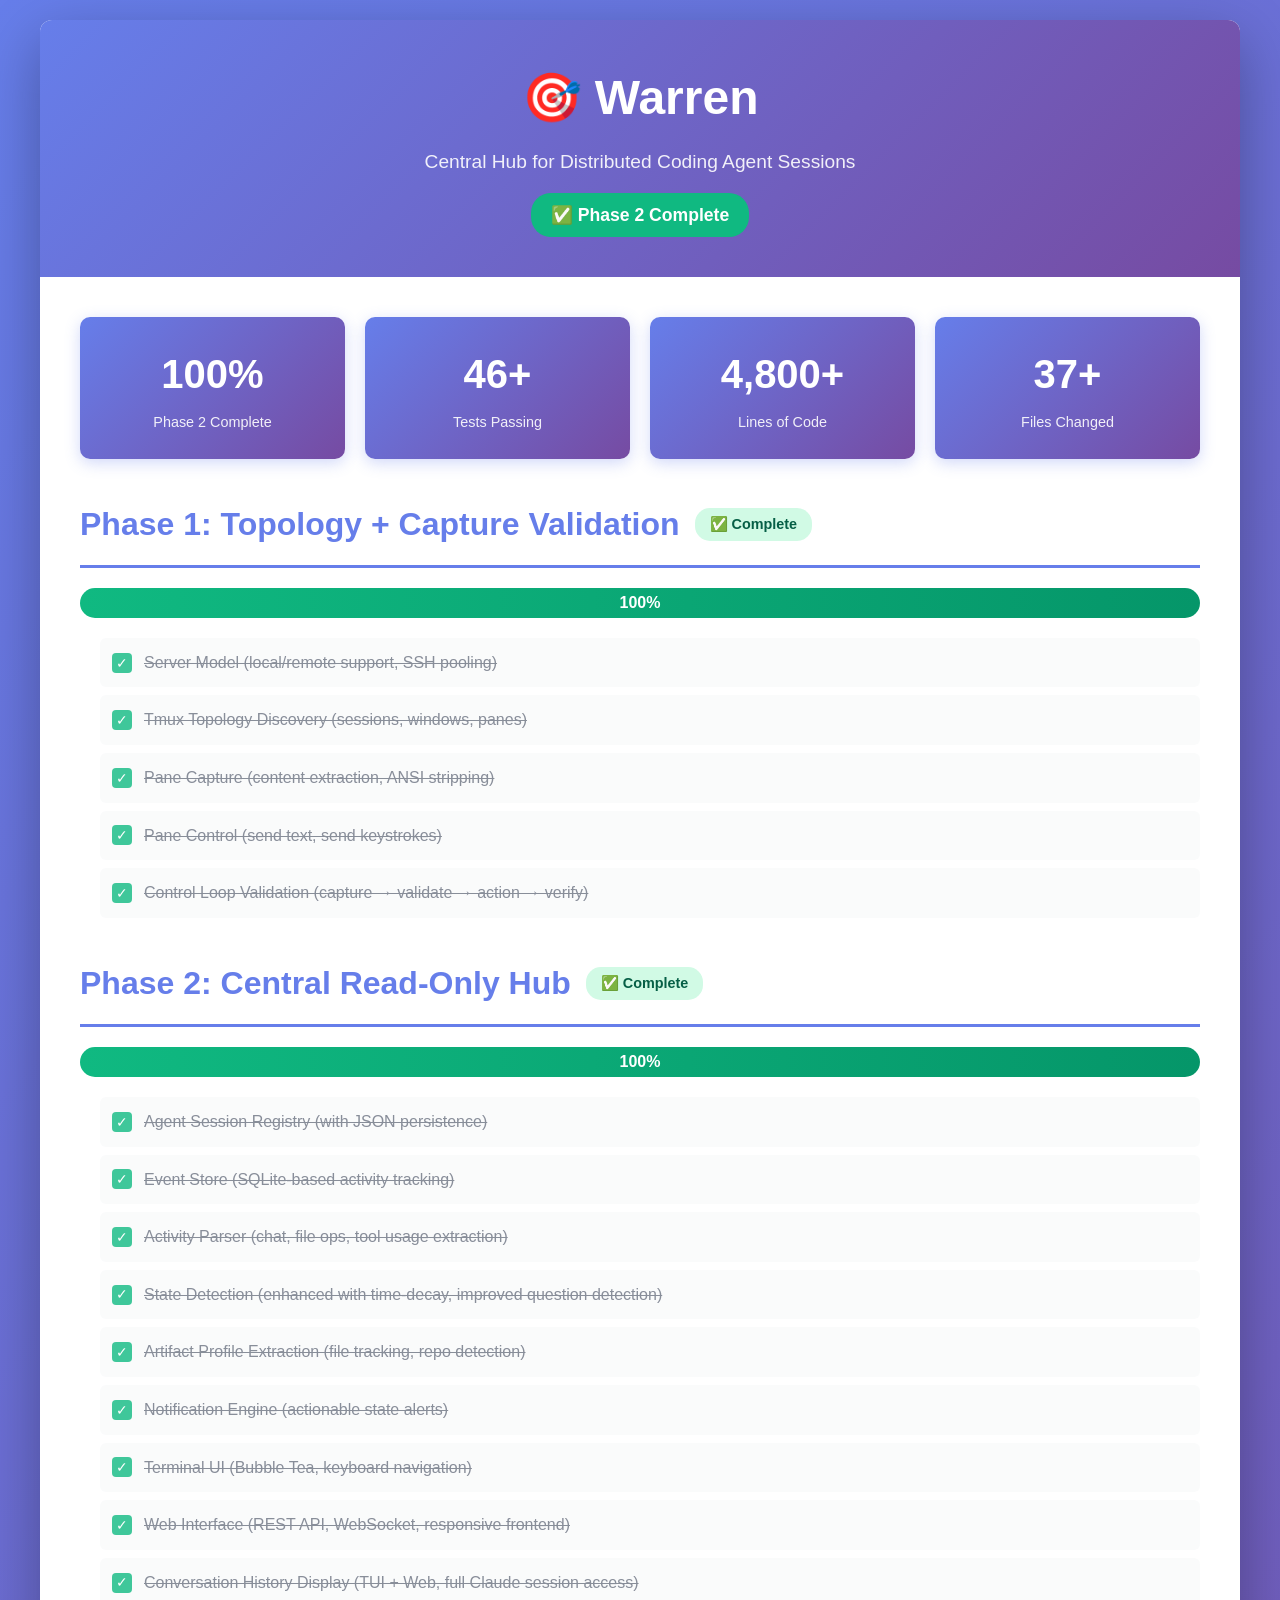
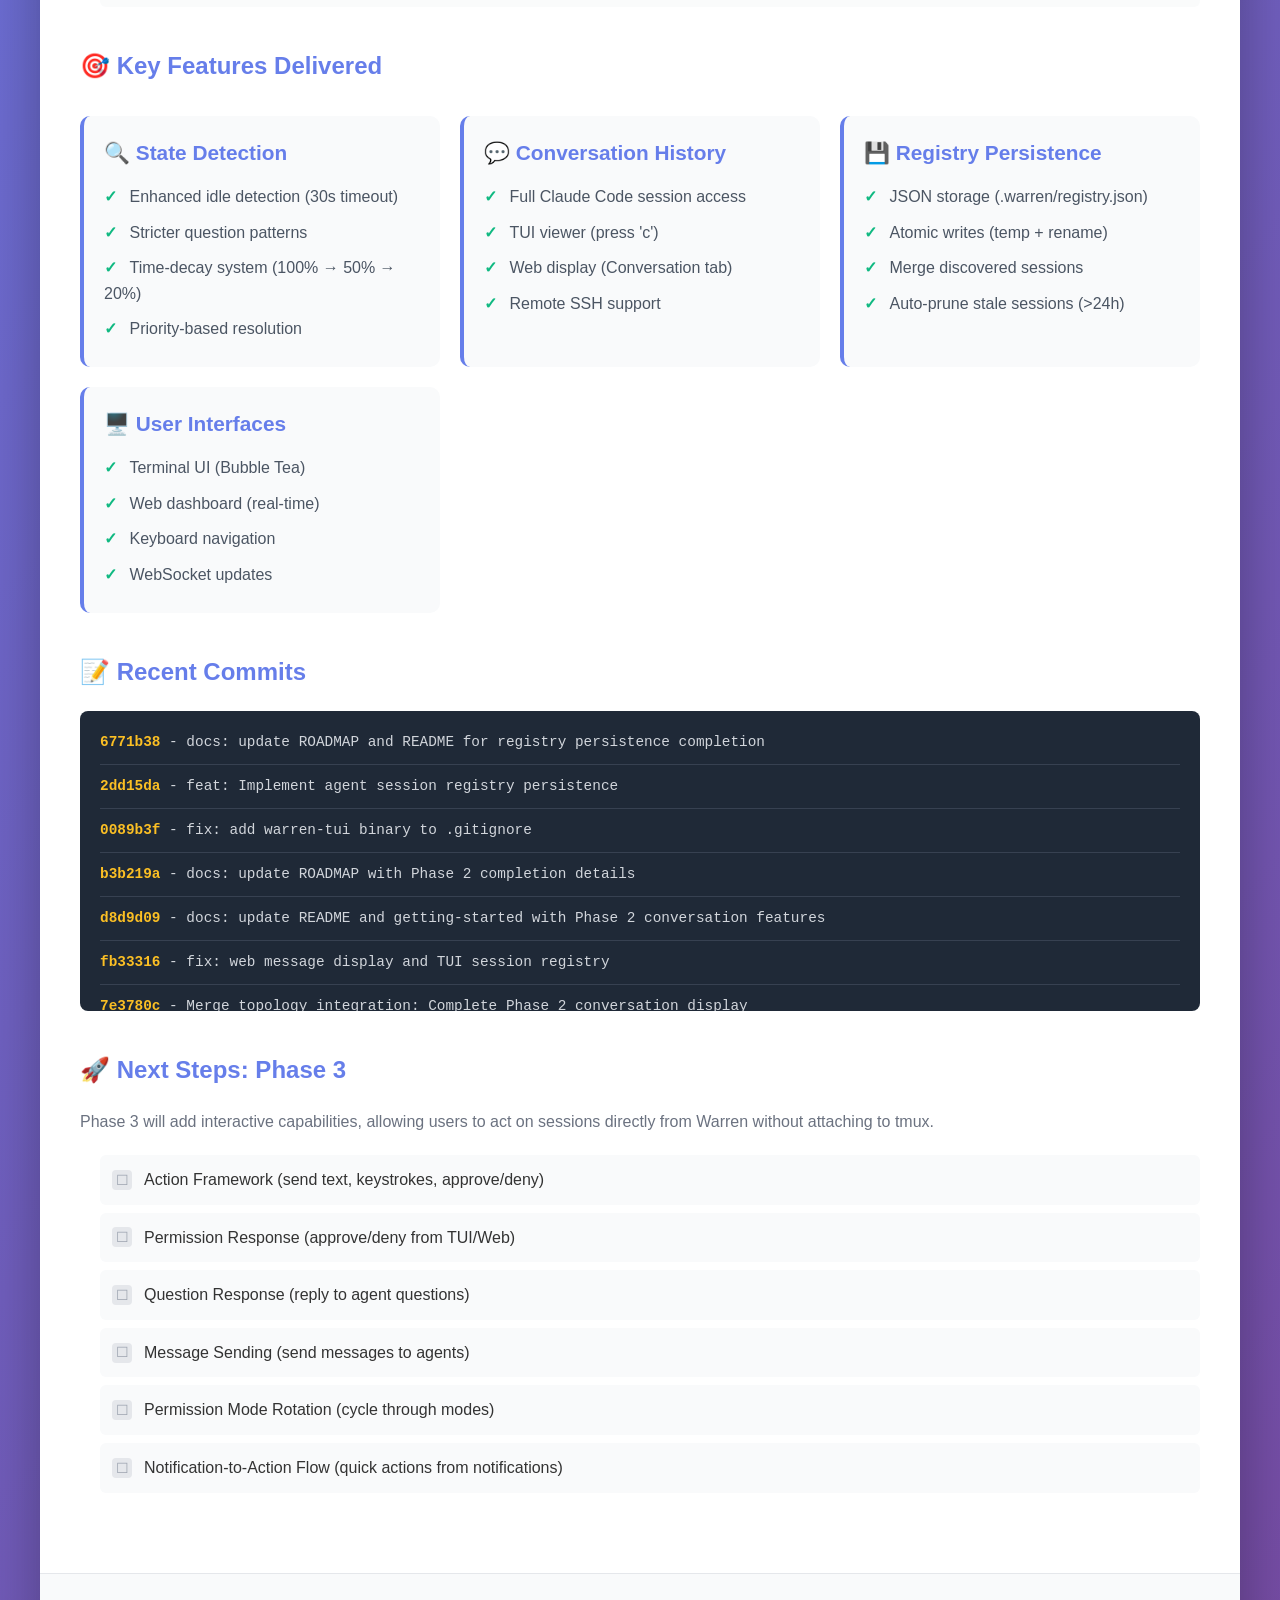
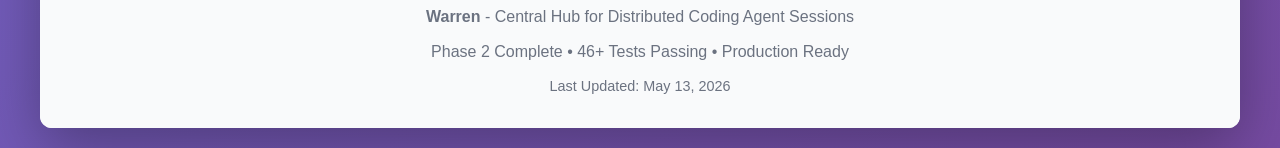
<file: pages/index.html>
<!DOCTYPE html>
<html lang="en">
<head>
    <meta charset="UTF-8">
    <meta name="viewport" content="width=device-width, initial-scale=1.0">
    <title>Warren - Project Progress</title>
    <style>
        * {
            margin: 0;
            padding: 0;
            box-sizing: border-box;
        }

        body {
            font-family: -apple-system, BlinkMacSystemFont, 'Segoe UI', Roboto, Oxygen, Ubuntu, Cantarell, sans-serif;
            line-height: 1.6;
            color: #333;
            background: linear-gradient(135deg, #667eea 0%, #764ba2 100%);
            min-height: 100vh;
            padding: 20px;
        }

        .container {
            max-width: 1200px;
            margin: 0 auto;
            background: white;
            border-radius: 12px;
            box-shadow: 0 20px 60px rgba(0,0,0,0.3);
            overflow: hidden;
        }

        header {
            background: linear-gradient(135deg, #667eea 0%, #764ba2 100%);
            color: white;
            padding: 40px;
            text-align: center;
        }

        header h1 {
            font-size: 3em;
            margin-bottom: 10px;
            font-weight: 700;
        }

        header p {
            font-size: 1.2em;
            opacity: 0.9;
        }

        .status-badge {
            display: inline-block;
            background: #10b981;
            color: white;
            padding: 8px 20px;
            border-radius: 20px;
            font-weight: 600;
            margin-top: 15px;
            font-size: 1.1em;
        }

        .content {
            padding: 40px;
        }

        .stats-grid {
            display: grid;
            grid-template-columns: repeat(auto-fit, minmax(200px, 1fr));
            gap: 20px;
            margin-bottom: 40px;
        }

        .stat-card {
            background: linear-gradient(135deg, #667eea 0%, #764ba2 100%);
            color: white;
            padding: 25px;
            border-radius: 10px;
            text-align: center;
            box-shadow: 0 4px 15px rgba(102, 126, 234, 0.3);
        }

        .stat-card .number {
            font-size: 2.5em;
            font-weight: 700;
            margin-bottom: 5px;
        }

        .stat-card .label {
            font-size: 0.9em;
            opacity: 0.9;
        }

        .phase-section {
            margin-bottom: 40px;
        }

        .phase-header {
            display: flex;
            align-items: center;
            gap: 15px;
            margin-bottom: 20px;
            padding-bottom: 15px;
            border-bottom: 3px solid #667eea;
        }

        .phase-header h2 {
            font-size: 2em;
            color: #667eea;
        }

        .phase-status {
            display: inline-block;
            padding: 5px 15px;
            border-radius: 15px;
            font-size: 0.9em;
            font-weight: 600;
        }

        .phase-status.complete {
            background: #d1fae5;
            color: #065f46;
        }

        .phase-status.in-progress {
            background: #fef3c7;
            color: #92400e;
        }

        .task-list {
            list-style: none;
            margin-left: 20px;
        }

        .task-item {
            padding: 12px;
            margin-bottom: 8px;
            background: #f9fafb;
            border-radius: 6px;
            display: flex;
            align-items: center;
            gap: 12px;
            transition: all 0.2s;
        }

        .task-item:hover {
            background: #f3f4f6;
            transform: translateX(5px);
        }

        .task-item.complete {
            opacity: 0.8;
        }

        .task-checkbox {
            width: 20px;
            height: 20px;
            border-radius: 4px;
            display: flex;
            align-items: center;
            justify-content: center;
            font-size: 14px;
        }

        .task-checkbox.checked {
            background: #10b981;
            color: white;
        }

        .task-checkbox.unchecked {
            background: #e5e7eb;
            color: #9ca3af;
        }

        .task-text {
            flex: 1;
        }

        .task-item.complete .task-text {
            text-decoration: line-through;
            color: #6b7280;
        }

        .progress-bar {
            width: 100%;
            height: 30px;
            background: #e5e7eb;
            border-radius: 15px;
            overflow: hidden;
            margin: 20px 0;
        }

        .progress-fill {
            height: 100%;
            background: linear-gradient(90deg, #10b981 0%, #059669 100%);
            display: flex;
            align-items: center;
            justify-content: center;
            color: white;
            font-weight: 600;
            transition: width 0.3s ease;
        }

        .features-grid {
            display: grid;
            grid-template-columns: repeat(auto-fit, minmax(300px, 1fr));
            gap: 20px;
            margin-top: 30px;
        }

        .feature-card {
            background: #f9fafb;
            padding: 20px;
            border-radius: 10px;
            border-left: 4px solid #667eea;
        }

        .feature-card h3 {
            color: #667eea;
            margin-bottom: 10px;
            font-size: 1.3em;
        }

        .feature-card ul {
            list-style: none;
            margin-left: 0;
        }

        .feature-card li {
            padding: 5px 0;
            color: #4b5563;
        }

        .feature-card li:before {
            content: "✓ ";
            color: #10b981;
            font-weight: bold;
            margin-right: 8px;
        }

        footer {
            background: #f9fafb;
            padding: 30px;
            text-align: center;
            color: #6b7280;
            border-top: 1px solid #e5e7eb;
        }

        .commit-log {
            background: #1f2937;
            color: #d1d5db;
            padding: 20px;
            border-radius: 8px;
            font-family: 'Courier New', monospace;
            font-size: 0.9em;
            margin-top: 20px;
            max-height: 300px;
            overflow-y: auto;
        }

        .commit-log .commit {
            margin-bottom: 10px;
            padding-bottom: 10px;
            border-bottom: 1px solid #374151;
        }

        .commit-log .commit:last-child {
            border-bottom: none;
        }

        .commit-log .hash {
            color: #fbbf24;
            font-weight: bold;
        }

        .commit-log .message {
            color: #d1d5db;
        }
    </style>
</head>
<body>
    <div class="container">
        <header>
            <h1>🎯 Warren</h1>
            <p>Central Hub for Distributed Coding Agent Sessions</p>
            <span class="status-badge">✅ Phase 2 Complete</span>
        </header>

        <div class="content">
            <div class="stats-grid">
                <div class="stat-card">
                    <div class="number">100%</div>
                    <div class="label">Phase 2 Complete</div>
                </div>
                <div class="stat-card">
                    <div class="number">46+</div>
                    <div class="label">Tests Passing</div>
                </div>
                <div class="stat-card">
                    <div class="number">4,800+</div>
                    <div class="label">Lines of Code</div>
                </div>
                <div class="stat-card">
                    <div class="number">37+</div>
                    <div class="label">Files Changed</div>
                </div>
            </div>

            <!-- Phase 1 -->
            <div class="phase-section">
                <div class="phase-header">
                    <h2>Phase 1: Topology + Capture Validation</h2>
                    <span class="phase-status complete">✅ Complete</span>
                </div>
                <div class="progress-bar">
                    <div class="progress-fill" style="width: 100%">100%</div>
                </div>
                <ul class="task-list">
                    <li class="task-item complete">
                        <span class="task-checkbox checked">✓</span>
                        <span class="task-text">Server Model (local/remote support, SSH pooling)</span>
                    </li>
                    <li class="task-item complete">
                        <span class="task-checkbox checked">✓</span>
                        <span class="task-text">Tmux Topology Discovery (sessions, windows, panes)</span>
                    </li>
                    <li class="task-item complete">
                        <span class="task-checkbox checked">✓</span>
                        <span class="task-text">Pane Capture (content extraction, ANSI stripping)</span>
                    </li>
                    <li class="task-item complete">
                        <span class="task-checkbox checked">✓</span>
                        <span class="task-text">Pane Control (send text, send keystrokes)</span>
                    </li>
                    <li class="task-item complete">
                        <span class="task-checkbox checked">✓</span>
                        <span class="task-text">Control Loop Validation (capture → validate → action → verify)</span>
                    </li>
                </ul>
            </div>

            <!-- Phase 2 -->
            <div class="phase-section">
                <div class="phase-header">
                    <h2>Phase 2: Central Read-Only Hub</h2>
                    <span class="phase-status complete">✅ Complete</span>
                </div>
                <div class="progress-bar">
                    <div class="progress-fill" style="width: 100%">100%</div>
                </div>
                <ul class="task-list">
                    <li class="task-item complete">
                        <span class="task-checkbox checked">✓</span>
                        <span class="task-text">Agent Session Registry (with JSON persistence)</span>
                    </li>
                    <li class="task-item complete">
                        <span class="task-checkbox checked">✓</span>
                        <span class="task-text">Event Store (SQLite-based activity tracking)</span>
                    </li>
                    <li class="task-item complete">
                        <span class="task-checkbox checked">✓</span>
                        <span class="task-text">Activity Parser (chat, file ops, tool usage extraction)</span>
                    </li>
                    <li class="task-item complete">
                        <span class="task-checkbox checked">✓</span>
                        <span class="task-text">State Detection (enhanced with time-decay, improved question detection)</span>
                    </li>
                    <li class="task-item complete">
                        <span class="task-checkbox checked">✓</span>
                        <span class="task-text">Artifact Profile Extraction (file tracking, repo detection)</span>
                    </li>
                    <li class="task-item complete">
                        <span class="task-checkbox checked">✓</span>
                        <span class="task-text">Notification Engine (actionable state alerts)</span>
                    </li>
                    <li class="task-item complete">
                        <span class="task-checkbox checked">✓</span>
                        <span class="task-text">Terminal UI (Bubble Tea, keyboard navigation)</span>
                    </li>
                    <li class="task-item complete">
                        <span class="task-checkbox checked">✓</span>
                        <span class="task-text">Web Interface (REST API, WebSocket, responsive frontend)</span>
                    </li>
                    <li class="task-item complete">
                        <span class="task-checkbox checked">✓</span>
                        <span class="task-text">Conversation History Display (TUI + Web, full Claude session access)</span>
                    </li>
                </ul>
            </div>

            <!-- Key Features -->
            <div class="phase-section">
                <h2 style="color: #667eea; margin-bottom: 20px;">🎯 Key Features Delivered</h2>
                <div class="features-grid">
                    <div class="feature-card">
                        <h3>🔍 State Detection</h3>
                        <ul>
                            <li>Enhanced idle detection (30s timeout)</li>
                            <li>Stricter question patterns</li>
                            <li>Time-decay system (100% → 50% → 20%)</li>
                            <li>Priority-based resolution</li>
                        </ul>
                    </div>
                    <div class="feature-card">
                        <h3>💬 Conversation History</h3>
                        <ul>
                            <li>Full Claude Code session access</li>
                            <li>TUI viewer (press 'c')</li>
                            <li>Web display (Conversation tab)</li>
                            <li>Remote SSH support</li>
                        </ul>
                    </div>
                    <div class="feature-card">
                        <h3>💾 Registry Persistence</h3>
                        <ul>
                            <li>JSON storage (.warren/registry.json)</li>
                            <li>Atomic writes (temp + rename)</li>
                            <li>Merge discovered sessions</li>
                            <li>Auto-prune stale sessions (>24h)</li>
                        </ul>
                    </div>
                    <div class="feature-card">
                        <h3>🖥️ User Interfaces</h3>
                        <ul>
                            <li>Terminal UI (Bubble Tea)</li>
                            <li>Web dashboard (real-time)</li>
                            <li>Keyboard navigation</li>
                            <li>WebSocket updates</li>
                        </ul>
                    </div>
                </div>
            </div>

            <!-- Recent Commits -->
            <div class="phase-section">
                <h2 style="color: #667eea; margin-bottom: 20px;">📝 Recent Commits</h2>
                <div class="commit-log">
                    <div class="commit">
                        <span class="hash">6771b38</span>
                        <span class="message"> - docs: update ROADMAP and README for registry persistence completion</span>
                    </div>
                    <div class="commit">
                        <span class="hash">2dd15da</span>
                        <span class="message"> - feat: Implement agent session registry persistence</span>
                    </div>
                    <div class="commit">
                        <span class="hash">0089b3f</span>
                        <span class="message"> - fix: add warren-tui binary to .gitignore</span>
                    </div>
                    <div class="commit">
                        <span class="hash">b3b219a</span>
                        <span class="message"> - docs: update ROADMAP with Phase 2 completion details</span>
                    </div>
                    <div class="commit">
                        <span class="hash">d8d9d09</span>
                        <span class="message"> - docs: update README and getting-started with Phase 2 conversation features</span>
                    </div>
                    <div class="commit">
                        <span class="hash">fb33316</span>
                        <span class="message"> - fix: web message display and TUI session registry</span>
                    </div>
                    <div class="commit">
                        <span class="hash">7e3780c</span>
                        <span class="message"> - Merge topology integration: Complete Phase 2 conversation display</span>
                    </div>
                </div>
            </div>

            <!-- Next Steps -->
            <div class="phase-section">
                <h2 style="color: #667eea; margin-bottom: 20px;">🚀 Next Steps: Phase 3</h2>
                <p style="color: #6b7280; margin-bottom: 20px;">
                    Phase 3 will add interactive capabilities, allowing users to act on sessions directly from Warren without attaching to tmux.
                </p>
                <ul class="task-list">
                    <li class="task-item">
                        <span class="task-checkbox unchecked">☐</span>
                        <span class="task-text">Action Framework (send text, keystrokes, approve/deny)</span>
                    </li>
                    <li class="task-item">
                        <span class="task-checkbox unchecked">☐</span>
                        <span class="task-text">Permission Response (approve/deny from TUI/Web)</span>
                    </li>
                    <li class="task-item">
                        <span class="task-checkbox unchecked">☐</span>
                        <span class="task-text">Question Response (reply to agent questions)</span>
                    </li>
                    <li class="task-item">
                        <span class="task-checkbox unchecked">☐</span>
                        <span class="task-text">Message Sending (send messages to agents)</span>
                    </li>
                    <li class="task-item">
                        <span class="task-checkbox unchecked">☐</span>
                        <span class="task-text">Permission Mode Rotation (cycle through modes)</span>
                    </li>
                    <li class="task-item">
                        <span class="task-checkbox unchecked">☐</span>
                        <span class="task-text">Notification-to-Action Flow (quick actions from notifications)</span>
                    </li>
                </ul>
            </div>
        </div>

        <footer>
            <p><strong>Warren</strong> - Central Hub for Distributed Coding Agent Sessions</p>
            <p style="margin-top: 10px;">Phase 2 Complete • 46+ Tests Passing • Production Ready</p>
            <p style="margin-top: 10px; font-size: 0.9em;">Last Updated: May 13, 2026</p>
        </footer>
    </div>
</body>
</html>
</file>
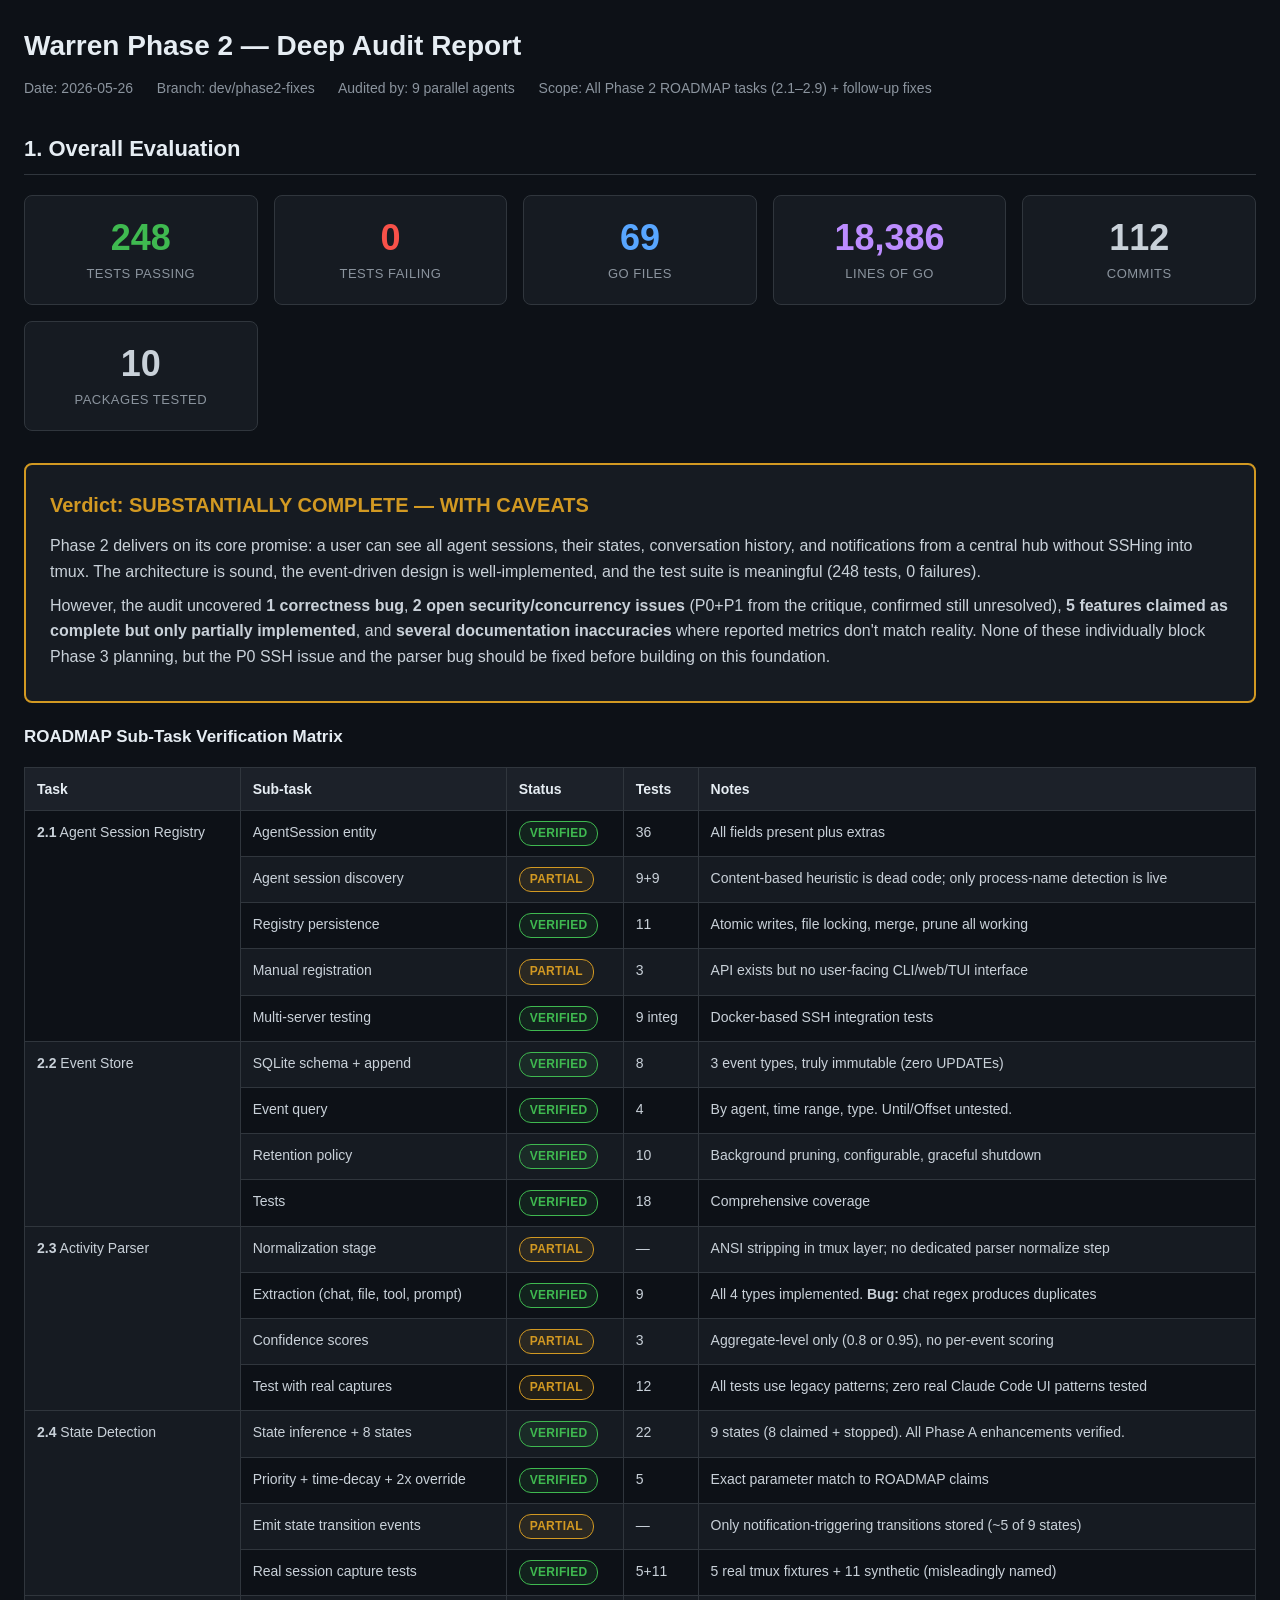
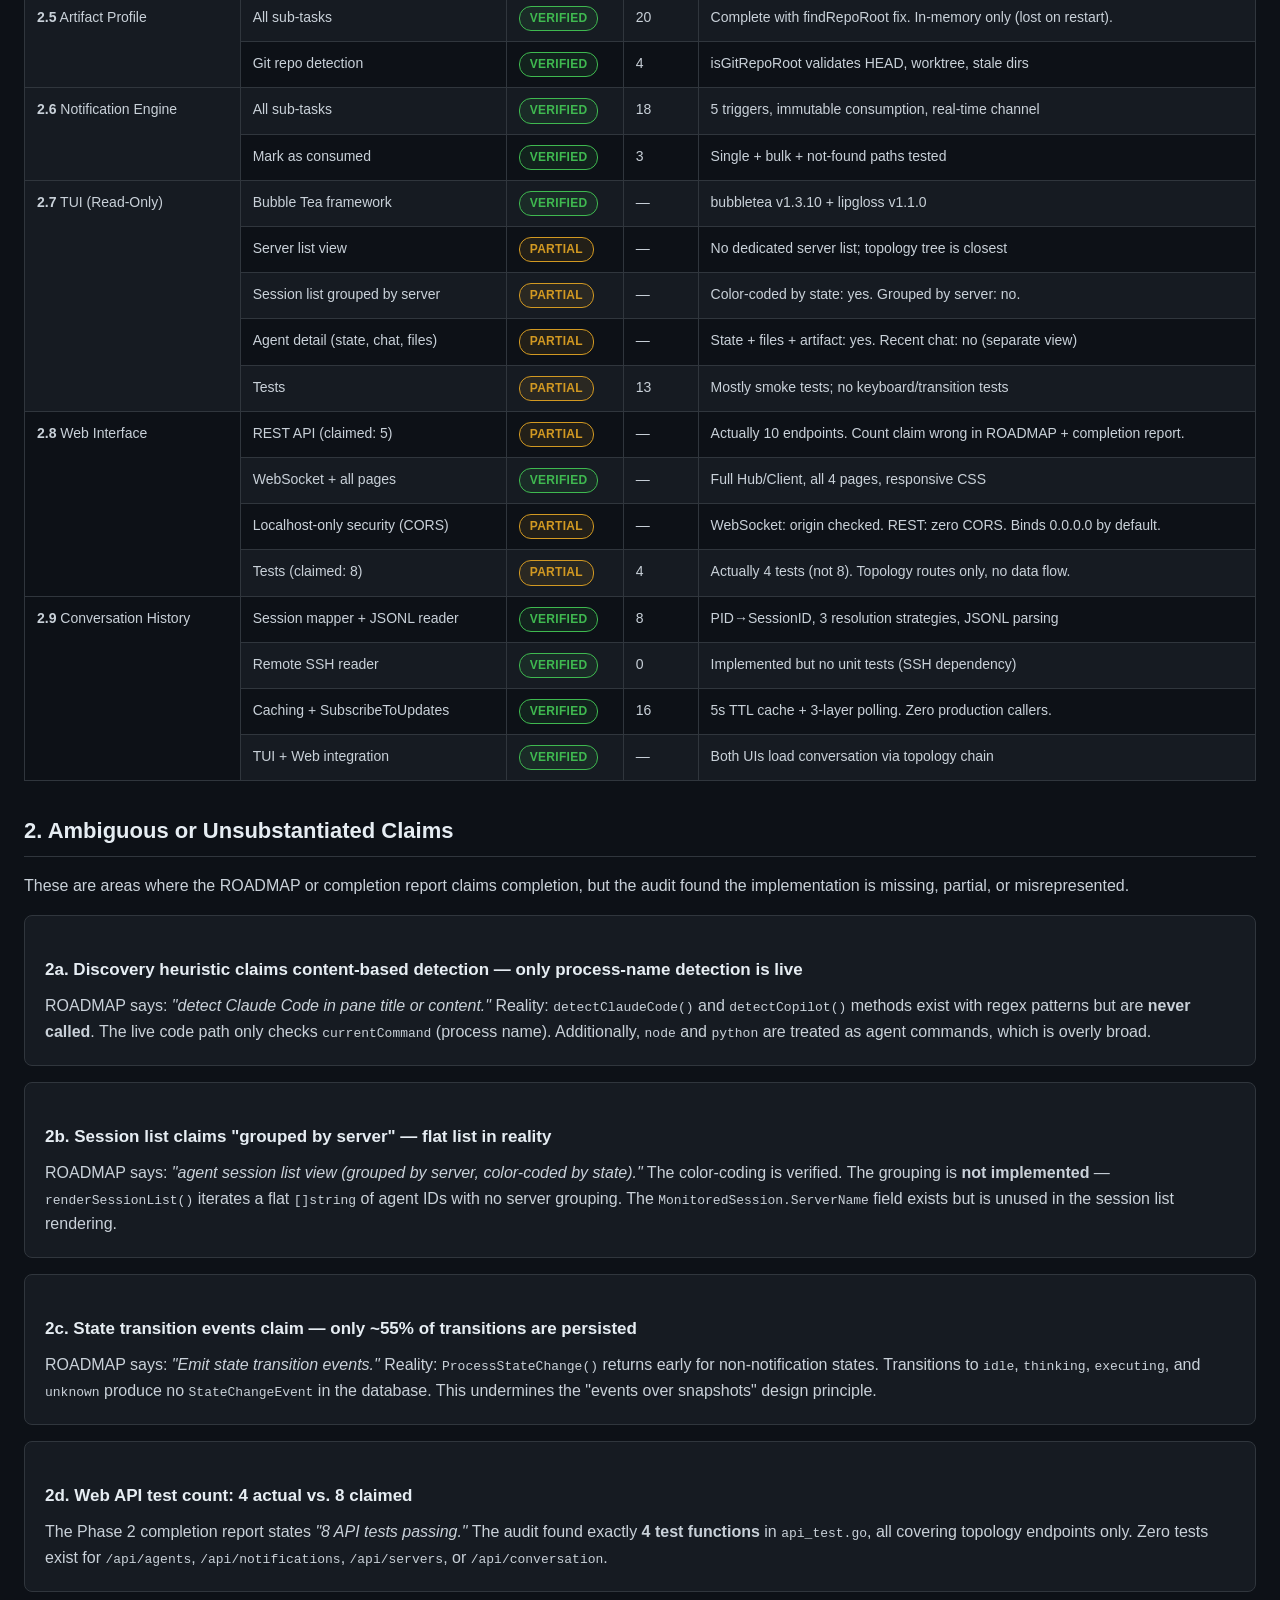
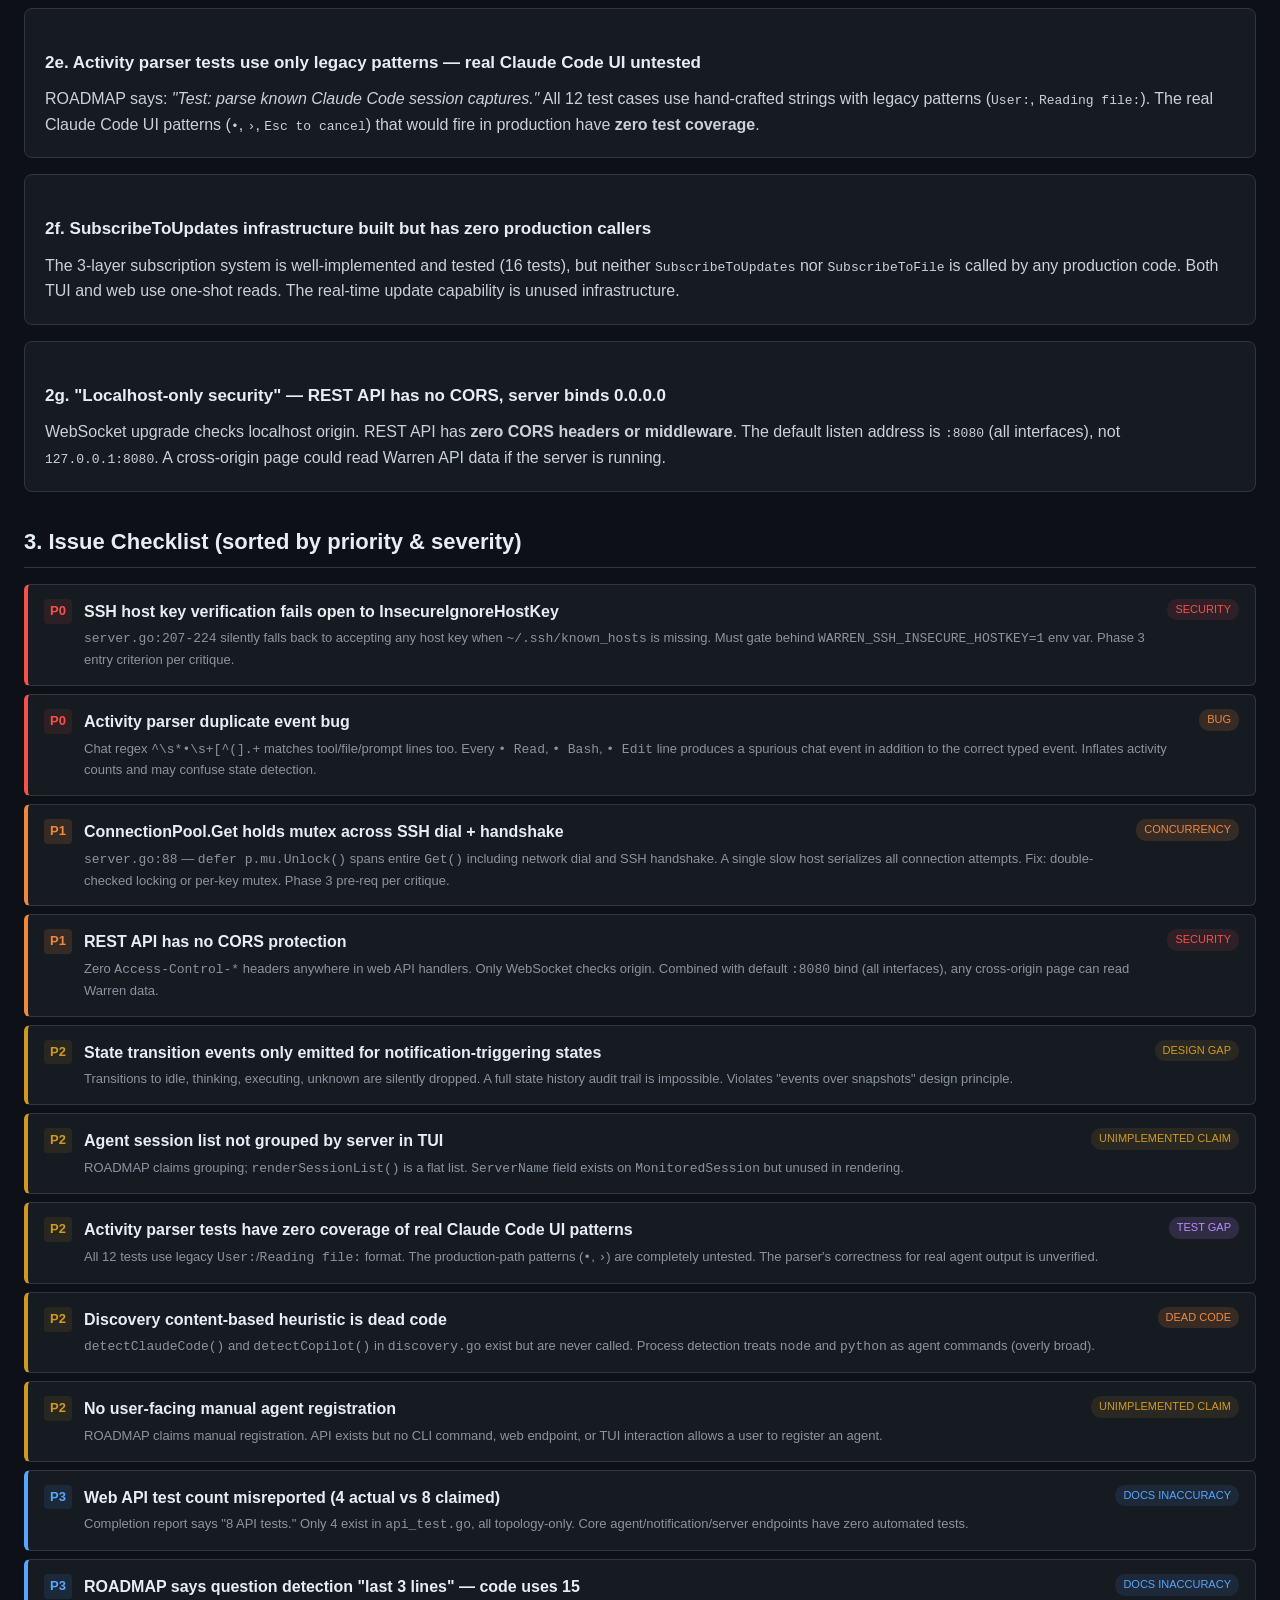
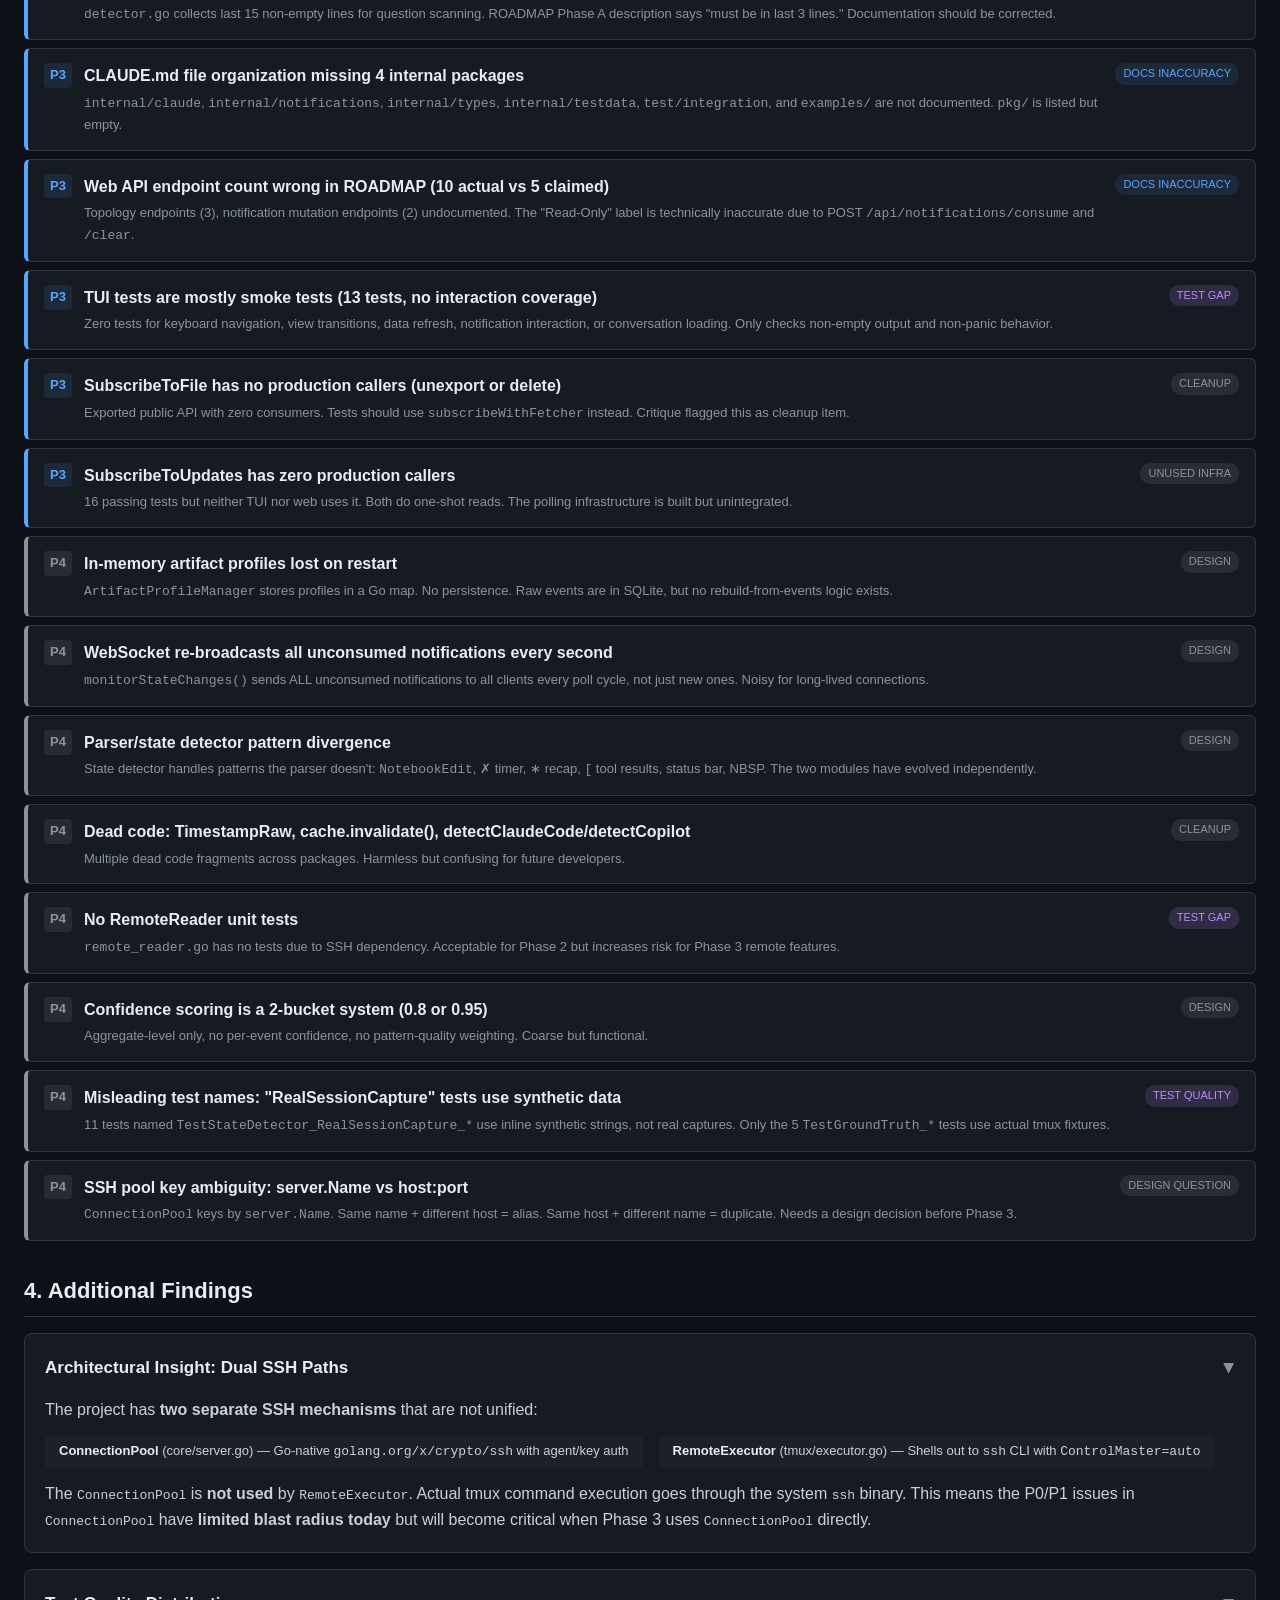
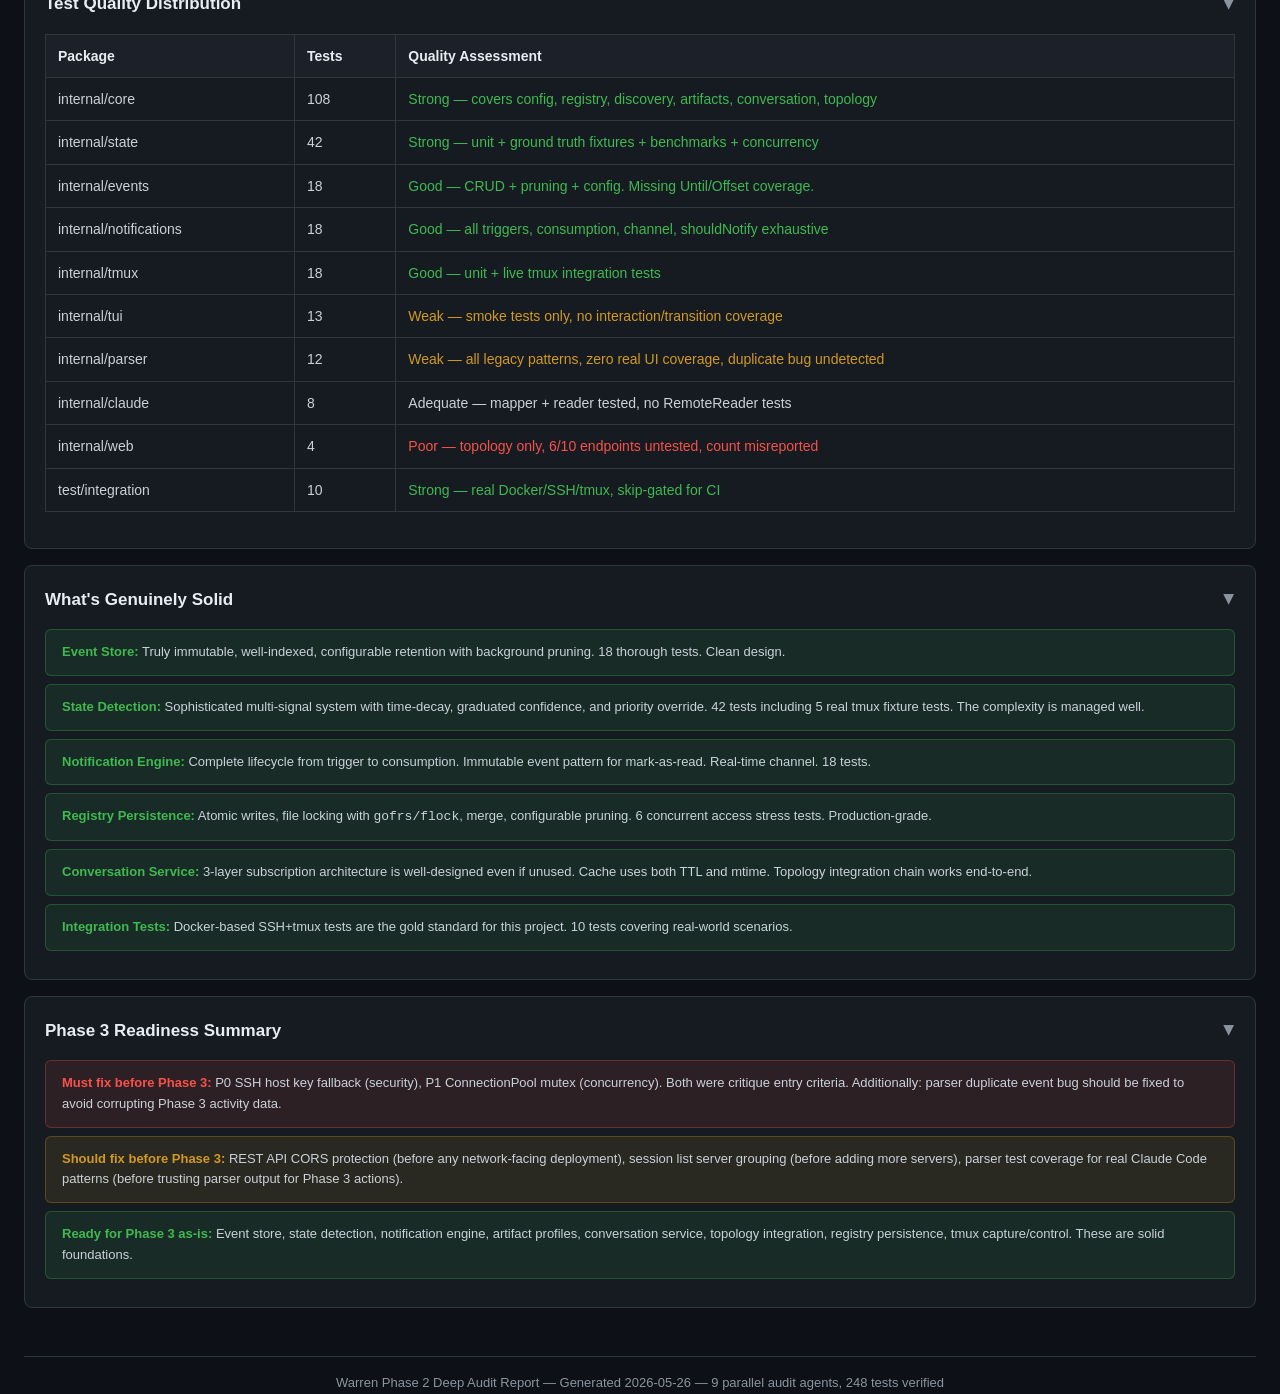
<file: pages/phase2-audit-report.html>
<!DOCTYPE html>
<html lang="en">
<head>
<meta charset="UTF-8">
<meta name="viewport" content="width=device-width, initial-scale=1.0">
<title>Warren Phase 2 Deep Audit Report</title>
<style>
  :root {
    --bg: #0d1117;
    --surface: #161b22;
    --surface2: #1c2129;
    --border: #30363d;
    --text: #c9d1d9;
    --text-muted: #8b949e;
    --heading: #e6edf3;
    --green: #3fb950;
    --green-bg: rgba(63, 185, 80, 0.1);
    --yellow: #d29922;
    --yellow-bg: rgba(210, 153, 34, 0.1);
    --red: #f85149;
    --red-bg: rgba(248, 81, 73, 0.1);
    --blue: #58a6ff;
    --blue-bg: rgba(88, 166, 255, 0.1);
    --purple: #bc8cff;
    --orange: #f0883e;
  }
  * { margin: 0; padding: 0; box-sizing: border-box; }
  body {
    font-family: -apple-system, BlinkMacSystemFont, 'Segoe UI', Helvetica, Arial, sans-serif;
    background: var(--bg);
    color: var(--text);
    line-height: 1.6;
    padding: 24px;
    max-width: 1400px;
    margin: 0 auto;
  }
  h1 { color: var(--heading); font-size: 28px; margin-bottom: 8px; }
  h2 { color: var(--heading); font-size: 22px; margin: 32px 0 16px; padding-bottom: 8px; border-bottom: 1px solid var(--border); }
  h3 { color: var(--heading); font-size: 17px; margin: 20px 0 10px; }

  .meta { color: var(--text-muted); font-size: 14px; margin-bottom: 24px; }
  .meta span { margin-right: 20px; }

  /* Summary cards */
  .summary-grid {
    display: grid;
    grid-template-columns: repeat(auto-fit, minmax(200px, 1fr));
    gap: 16px;
    margin: 20px 0 32px;
  }
  .summary-card {
    background: var(--surface);
    border: 1px solid var(--border);
    border-radius: 8px;
    padding: 20px;
    text-align: center;
  }
  .summary-card .number {
    font-size: 36px;
    font-weight: 700;
    line-height: 1.2;
  }
  .summary-card .label {
    font-size: 13px;
    color: var(--text-muted);
    text-transform: uppercase;
    letter-spacing: 0.5px;
    margin-top: 4px;
  }
  .green { color: var(--green); }
  .yellow { color: var(--yellow); }
  .red { color: var(--red); }
  .blue { color: var(--blue); }
  .purple { color: var(--purple); }
  .orange { color: var(--orange); }

  /* Overall verdict */
  .verdict-box {
    background: var(--surface);
    border: 2px solid var(--yellow);
    border-radius: 8px;
    padding: 24px;
    margin: 20px 0;
  }
  .verdict-box h3 {
    color: var(--yellow);
    font-size: 20px;
    margin: 0 0 12px;
  }
  .verdict-box p { margin: 8px 0; }

  /* Module audit table */
  .audit-table {
    width: 100%;
    border-collapse: collapse;
    margin: 16px 0;
    font-size: 14px;
  }
  .audit-table th {
    background: var(--surface2);
    color: var(--heading);
    text-align: left;
    padding: 10px 12px;
    border: 1px solid var(--border);
    font-weight: 600;
    position: sticky;
    top: 0;
  }
  .audit-table td {
    padding: 10px 12px;
    border: 1px solid var(--border);
    vertical-align: top;
  }
  .audit-table tr:nth-child(even) { background: var(--surface); }
  .audit-table tr:hover { background: var(--surface2); }

  /* Status badges */
  .badge {
    display: inline-block;
    padding: 2px 10px;
    border-radius: 12px;
    font-size: 12px;
    font-weight: 600;
    text-transform: uppercase;
    letter-spacing: 0.3px;
  }
  .badge-verified { background: var(--green-bg); color: var(--green); border: 1px solid var(--green); }
  .badge-partial { background: var(--yellow-bg); color: var(--yellow); border: 1px solid var(--yellow); }
  .badge-missing { background: var(--red-bg); color: var(--red); border: 1px solid var(--red); }
  .badge-open { background: var(--red-bg); color: var(--red); border: 1px solid var(--red); }
  .badge-bug { background: var(--red-bg); color: var(--red); border: 1px solid var(--red); }

  /* Issue checklist */
  .issue-list {
    list-style: none;
    margin: 12px 0;
  }
  .issue-item {
    background: var(--surface);
    border: 1px solid var(--border);
    border-radius: 6px;
    padding: 14px 16px;
    margin: 8px 0;
    display: grid;
    grid-template-columns: auto 1fr auto;
    gap: 12px;
    align-items: start;
  }
  .issue-item.p0 { border-left: 4px solid var(--red); }
  .issue-item.p1 { border-left: 4px solid var(--orange); }
  .issue-item.p2 { border-left: 4px solid var(--yellow); }
  .issue-item.p3 { border-left: 4px solid var(--blue); }
  .issue-item.p4 { border-left: 4px solid var(--text-muted); }
  .issue-priority {
    font-weight: 700;
    font-size: 13px;
    min-width: 28px;
    text-align: center;
    padding: 2px 6px;
    border-radius: 4px;
  }
  .issue-priority.p0 { background: var(--red-bg); color: var(--red); }
  .issue-priority.p1 { background: rgba(240,136,62,0.15); color: var(--orange); }
  .issue-priority.p2 { background: var(--yellow-bg); color: var(--yellow); }
  .issue-priority.p3 { background: var(--blue-bg); color: var(--blue); }
  .issue-priority.p4 { background: rgba(139,148,158,0.15); color: var(--text-muted); }
  .issue-title { font-weight: 600; color: var(--heading); }
  .issue-desc { color: var(--text-muted); font-size: 13px; margin-top: 4px; }
  .issue-tag {
    font-size: 11px;
    padding: 2px 8px;
    border-radius: 10px;
    white-space: nowrap;
  }
  .tag-security { background: var(--red-bg); color: var(--red); }
  .tag-correctness { background: rgba(240,136,62,0.15); color: var(--orange); }
  .tag-claim { background: var(--yellow-bg); color: var(--yellow); }
  .tag-docs { background: var(--blue-bg); color: var(--blue); }
  .tag-test { background: rgba(188,140,255,0.15); color: var(--purple); }
  .tag-design { background: rgba(139,148,158,0.15); color: var(--text-muted); }

  /* Module detail sections */
  .module-section {
    background: var(--surface);
    border: 1px solid var(--border);
    border-radius: 8px;
    padding: 20px;
    margin: 16px 0;
  }
  .module-header {
    display: flex;
    justify-content: space-between;
    align-items: center;
    cursor: pointer;
    user-select: none;
  }
  .module-header h3 { margin: 0; }
  .module-body { margin-top: 16px; }
  .module-stats {
    display: flex;
    gap: 16px;
    margin: 12px 0;
    flex-wrap: wrap;
  }
  .module-stat {
    background: var(--surface2);
    padding: 6px 14px;
    border-radius: 6px;
    font-size: 13px;
  }
  .module-stat strong { color: var(--heading); }

  .concern-box {
    background: var(--yellow-bg);
    border: 1px solid rgba(210, 153, 34, 0.3);
    border-radius: 6px;
    padding: 12px 16px;
    margin: 8px 0;
    font-size: 13px;
  }
  .concern-box strong { color: var(--yellow); }

  .bug-box {
    background: var(--red-bg);
    border: 1px solid rgba(248, 81, 73, 0.3);
    border-radius: 6px;
    padding: 12px 16px;
    margin: 8px 0;
    font-size: 13px;
  }
  .bug-box strong { color: var(--red); }

  .good-box {
    background: var(--green-bg);
    border: 1px solid rgba(63, 185, 80, 0.3);
    border-radius: 6px;
    padding: 12px 16px;
    margin: 8px 0;
    font-size: 13px;
  }
  .good-box strong { color: var(--green); }

  /* Collapsible */
  .collapsible .module-body { display: none; }
  .collapsible.open .module-body { display: block; }
  .toggle-icon { font-size: 14px; color: var(--text-muted); transition: transform 0.2s; }
  .collapsible.open .toggle-icon { transform: rotate(90deg); }

  /* Footer */
  .footer {
    margin-top: 48px;
    padding-top: 16px;
    border-top: 1px solid var(--border);
    color: var(--text-muted);
    font-size: 13px;
    text-align: center;
  }

  @media (max-width: 768px) {
    body { padding: 12px; }
    .summary-grid { grid-template-columns: repeat(2, 1fr); }
    .issue-item { grid-template-columns: auto 1fr; }
    .issue-tag { display: none; }
  }
</style>
</head>
<body>

<h1>Warren Phase 2 &mdash; Deep Audit Report</h1>
<div class="meta">
  <span>Date: 2026-05-26</span>
  <span>Branch: dev/phase2-fixes</span>
  <span>Audited by: 9 parallel agents</span>
  <span>Scope: All Phase 2 ROADMAP tasks (2.1&ndash;2.9) + follow-up fixes</span>
</div>

<!-- ============================================================ -->
<h2>1. Overall Evaluation</h2>

<div class="summary-grid">
  <div class="summary-card">
    <div class="number green">248</div>
    <div class="label">Tests Passing</div>
  </div>
  <div class="summary-card">
    <div class="number red">0</div>
    <div class="label">Tests Failing</div>
  </div>
  <div class="summary-card">
    <div class="number blue">69</div>
    <div class="label">Go Files</div>
  </div>
  <div class="summary-card">
    <div class="number purple">18,386</div>
    <div class="label">Lines of Go</div>
  </div>
  <div class="summary-card">
    <div class="number">112</div>
    <div class="label">Commits</div>
  </div>
  <div class="summary-card">
    <div class="number">10</div>
    <div class="label">Packages Tested</div>
  </div>
</div>

<div class="verdict-box">
  <h3>Verdict: SUBSTANTIALLY COMPLETE &mdash; WITH CAVEATS</h3>
  <p>Phase 2 delivers on its core promise: a user can see all agent sessions, their states, conversation history, and notifications from a central hub without SSHing into tmux. The architecture is sound, the event-driven design is well-implemented, and the test suite is meaningful (248 tests, 0 failures).</p>
  <p>However, the audit uncovered <strong>1 correctness bug</strong>, <strong>2 open security/concurrency issues</strong> (P0+P1 from the critique, confirmed still unresolved), <strong>5 features claimed as complete but only partially implemented</strong>, and <strong>several documentation inaccuracies</strong> where reported metrics don't match reality. None of these individually block Phase 3 planning, but the P0 SSH issue and the parser bug should be fixed before building on this foundation.</p>
</div>

<!-- Sub-task verification matrix -->
<h3>ROADMAP Sub-Task Verification Matrix</h3>
<table class="audit-table">
  <thead>
    <tr>
      <th>Task</th>
      <th>Sub-task</th>
      <th>Status</th>
      <th>Tests</th>
      <th>Notes</th>
    </tr>
  </thead>
  <tbody>
    <tr>
      <td rowspan="5"><strong>2.1</strong> Agent Session Registry</td>
      <td>AgentSession entity</td>
      <td><span class="badge badge-verified">Verified</span></td>
      <td>36</td>
      <td>All fields present plus extras</td>
    </tr>
    <tr>
      <td>Agent session discovery</td>
      <td><span class="badge badge-partial">Partial</span></td>
      <td>9+9</td>
      <td>Content-based heuristic is dead code; only process-name detection is live</td>
    </tr>
    <tr>
      <td>Registry persistence</td>
      <td><span class="badge badge-verified">Verified</span></td>
      <td>11</td>
      <td>Atomic writes, file locking, merge, prune all working</td>
    </tr>
    <tr>
      <td>Manual registration</td>
      <td><span class="badge badge-partial">Partial</span></td>
      <td>3</td>
      <td>API exists but no user-facing CLI/web/TUI interface</td>
    </tr>
    <tr>
      <td>Multi-server testing</td>
      <td><span class="badge badge-verified">Verified</span></td>
      <td>9 integ</td>
      <td>Docker-based SSH integration tests</td>
    </tr>

    <tr>
      <td rowspan="4"><strong>2.2</strong> Event Store</td>
      <td>SQLite schema + append</td>
      <td><span class="badge badge-verified">Verified</span></td>
      <td>8</td>
      <td>3 event types, truly immutable (zero UPDATEs)</td>
    </tr>
    <tr>
      <td>Event query</td>
      <td><span class="badge badge-verified">Verified</span></td>
      <td>4</td>
      <td>By agent, time range, type. Until/Offset untested.</td>
    </tr>
    <tr>
      <td>Retention policy</td>
      <td><span class="badge badge-verified">Verified</span></td>
      <td>10</td>
      <td>Background pruning, configurable, graceful shutdown</td>
    </tr>
    <tr>
      <td>Tests</td>
      <td><span class="badge badge-verified">Verified</span></td>
      <td>18</td>
      <td>Comprehensive coverage</td>
    </tr>

    <tr>
      <td rowspan="4"><strong>2.3</strong> Activity Parser</td>
      <td>Normalization stage</td>
      <td><span class="badge badge-partial">Partial</span></td>
      <td>&mdash;</td>
      <td>ANSI stripping in tmux layer; no dedicated parser normalize step</td>
    </tr>
    <tr>
      <td>Extraction (chat, file, tool, prompt)</td>
      <td><span class="badge badge-verified">Verified</span></td>
      <td>9</td>
      <td>All 4 types implemented. <strong>Bug:</strong> chat regex produces duplicates</td>
    </tr>
    <tr>
      <td>Confidence scores</td>
      <td><span class="badge badge-partial">Partial</span></td>
      <td>3</td>
      <td>Aggregate-level only (0.8 or 0.95), no per-event scoring</td>
    </tr>
    <tr>
      <td>Test with real captures</td>
      <td><span class="badge badge-partial">Partial</span></td>
      <td>12</td>
      <td>All tests use legacy patterns; zero real Claude Code UI patterns tested</td>
    </tr>

    <tr>
      <td rowspan="4"><strong>2.4</strong> State Detection</td>
      <td>State inference + 8 states</td>
      <td><span class="badge badge-verified">Verified</span></td>
      <td>22</td>
      <td>9 states (8 claimed + stopped). All Phase A enhancements verified.</td>
    </tr>
    <tr>
      <td>Priority + time-decay + 2x override</td>
      <td><span class="badge badge-verified">Verified</span></td>
      <td>5</td>
      <td>Exact parameter match to ROADMAP claims</td>
    </tr>
    <tr>
      <td>Emit state transition events</td>
      <td><span class="badge badge-partial">Partial</span></td>
      <td>&mdash;</td>
      <td>Only notification-triggering transitions stored (~5 of 9 states)</td>
    </tr>
    <tr>
      <td>Real session capture tests</td>
      <td><span class="badge badge-verified">Verified</span></td>
      <td>5+11</td>
      <td>5 real tmux fixtures + 11 synthetic (misleadingly named)</td>
    </tr>

    <tr>
      <td rowspan="2"><strong>2.5</strong> Artifact Profile</td>
      <td>All sub-tasks</td>
      <td><span class="badge badge-verified">Verified</span></td>
      <td>20</td>
      <td>Complete with findRepoRoot fix. In-memory only (lost on restart).</td>
    </tr>
    <tr>
      <td>Git repo detection</td>
      <td><span class="badge badge-verified">Verified</span></td>
      <td>4</td>
      <td>isGitRepoRoot validates HEAD, worktree, stale dirs</td>
    </tr>

    <tr>
      <td rowspan="2"><strong>2.6</strong> Notification Engine</td>
      <td>All sub-tasks</td>
      <td><span class="badge badge-verified">Verified</span></td>
      <td>18</td>
      <td>5 triggers, immutable consumption, real-time channel</td>
    </tr>
    <tr>
      <td>Mark as consumed</td>
      <td><span class="badge badge-verified">Verified</span></td>
      <td>3</td>
      <td>Single + bulk + not-found paths tested</td>
    </tr>

    <tr>
      <td rowspan="5"><strong>2.7</strong> TUI (Read-Only)</td>
      <td>Bubble Tea framework</td>
      <td><span class="badge badge-verified">Verified</span></td>
      <td>&mdash;</td>
      <td>bubbletea v1.3.10 + lipgloss v1.1.0</td>
    </tr>
    <tr>
      <td>Server list view</td>
      <td><span class="badge badge-partial">Partial</span></td>
      <td>&mdash;</td>
      <td>No dedicated server list; topology tree is closest</td>
    </tr>
    <tr>
      <td>Session list grouped by server</td>
      <td><span class="badge badge-partial">Partial</span></td>
      <td>&mdash;</td>
      <td>Color-coded by state: yes. Grouped by server: no.</td>
    </tr>
    <tr>
      <td>Agent detail (state, chat, files)</td>
      <td><span class="badge badge-partial">Partial</span></td>
      <td>&mdash;</td>
      <td>State + files + artifact: yes. Recent chat: no (separate view)</td>
    </tr>
    <tr>
      <td>Tests</td>
      <td><span class="badge badge-partial">Partial</span></td>
      <td>13</td>
      <td>Mostly smoke tests; no keyboard/transition tests</td>
    </tr>

    <tr>
      <td rowspan="4"><strong>2.8</strong> Web Interface</td>
      <td>REST API (claimed: 5)</td>
      <td><span class="badge badge-partial">Partial</span></td>
      <td>&mdash;</td>
      <td>Actually 10 endpoints. Count claim wrong in ROADMAP + completion report.</td>
    </tr>
    <tr>
      <td>WebSocket + all pages</td>
      <td><span class="badge badge-verified">Verified</span></td>
      <td>&mdash;</td>
      <td>Full Hub/Client, all 4 pages, responsive CSS</td>
    </tr>
    <tr>
      <td>Localhost-only security (CORS)</td>
      <td><span class="badge badge-partial">Partial</span></td>
      <td>&mdash;</td>
      <td>WebSocket: origin checked. REST: zero CORS. Binds 0.0.0.0 by default.</td>
    </tr>
    <tr>
      <td>Tests (claimed: 8)</td>
      <td><span class="badge badge-partial">Partial</span></td>
      <td>4</td>
      <td>Actually 4 tests (not 8). Topology routes only, no data flow.</td>
    </tr>

    <tr>
      <td rowspan="4"><strong>2.9</strong> Conversation History</td>
      <td>Session mapper + JSONL reader</td>
      <td><span class="badge badge-verified">Verified</span></td>
      <td>8</td>
      <td>PID&rarr;SessionID, 3 resolution strategies, JSONL parsing</td>
    </tr>
    <tr>
      <td>Remote SSH reader</td>
      <td><span class="badge badge-verified">Verified</span></td>
      <td>0</td>
      <td>Implemented but no unit tests (SSH dependency)</td>
    </tr>
    <tr>
      <td>Caching + SubscribeToUpdates</td>
      <td><span class="badge badge-verified">Verified</span></td>
      <td>16</td>
      <td>5s TTL cache + 3-layer polling. Zero production callers.</td>
    </tr>
    <tr>
      <td>TUI + Web integration</td>
      <td><span class="badge badge-verified">Verified</span></td>
      <td>&mdash;</td>
      <td>Both UIs load conversation via topology chain</td>
    </tr>
  </tbody>
</table>

<!-- ============================================================ -->
<h2>2. Ambiguous or Unsubstantiated Claims</h2>

<p>These are areas where the ROADMAP or completion report claims completion, but the audit found the implementation is missing, partial, or misrepresented.</p>

<div class="module-section">
  <h3>2a. Discovery heuristic claims content-based detection &mdash; only process-name detection is live</h3>
  <p>ROADMAP says: <em>"detect Claude Code in pane title or content."</em> Reality: <code>detectClaudeCode()</code> and <code>detectCopilot()</code> methods exist with regex patterns but are <strong>never called</strong>. The live code path only checks <code>currentCommand</code> (process name). Additionally, <code>node</code> and <code>python</code> are treated as agent commands, which is overly broad.</p>
</div>

<div class="module-section">
  <h3>2b. Session list claims "grouped by server" &mdash; flat list in reality</h3>
  <p>ROADMAP says: <em>"agent session list view (grouped by server, color-coded by state)."</em> The color-coding is verified. The grouping is <strong>not implemented</strong> &mdash; <code>renderSessionList()</code> iterates a flat <code>[]string</code> of agent IDs with no server grouping. The <code>MonitoredSession.ServerName</code> field exists but is unused in the session list rendering.</p>
</div>

<div class="module-section">
  <h3>2c. State transition events claim &mdash; only ~55% of transitions are persisted</h3>
  <p>ROADMAP says: <em>"Emit state transition events."</em> Reality: <code>ProcessStateChange()</code> returns early for non-notification states. Transitions to <code>idle</code>, <code>thinking</code>, <code>executing</code>, and <code>unknown</code> produce no <code>StateChangeEvent</code> in the database. This undermines the "events over snapshots" design principle.</p>
</div>

<div class="module-section">
  <h3>2d. Web API test count: 4 actual vs. 8 claimed</h3>
  <p>The Phase 2 completion report states <em>"8 API tests passing."</em> The audit found exactly <strong>4 test functions</strong> in <code>api_test.go</code>, all covering topology endpoints only. Zero tests exist for <code>/api/agents</code>, <code>/api/notifications</code>, <code>/api/servers</code>, or <code>/api/conversation</code>.</p>
</div>

<div class="module-section">
  <h3>2e. Activity parser tests use only legacy patterns &mdash; real Claude Code UI untested</h3>
  <p>ROADMAP says: <em>"Test: parse known Claude Code session captures."</em> All 12 test cases use hand-crafted strings with legacy patterns (<code>User:</code>, <code>Reading file:</code>). The real Claude Code UI patterns (<code>&bull;</code>, <code>&rsaquo;</code>, <code>Esc to cancel</code>) that would fire in production have <strong>zero test coverage</strong>.</p>
</div>

<div class="module-section">
  <h3>2f. SubscribeToUpdates infrastructure built but has zero production callers</h3>
  <p>The 3-layer subscription system is well-implemented and tested (16 tests), but neither <code>SubscribeToUpdates</code> nor <code>SubscribeToFile</code> is called by any production code. Both TUI and web use one-shot reads. The real-time update capability is unused infrastructure.</p>
</div>

<div class="module-section">
  <h3>2g. "Localhost-only security" &mdash; REST API has no CORS, server binds 0.0.0.0</h3>
  <p>WebSocket upgrade checks localhost origin. REST API has <strong>zero CORS headers or middleware</strong>. The default listen address is <code>:8080</code> (all interfaces), not <code>127.0.0.1:8080</code>. A cross-origin page could read Warren API data if the server is running.</p>
</div>

<!-- ============================================================ -->
<h2>3. Issue Checklist (sorted by priority &amp; severity)</h2>

<ul class="issue-list">
  <!-- P0 -->
  <li class="issue-item p0">
    <span class="issue-priority p0">P0</span>
    <div>
      <div class="issue-title">SSH host key verification fails open to InsecureIgnoreHostKey</div>
      <div class="issue-desc"><code>server.go:207-224</code> silently falls back to accepting any host key when <code>~/.ssh/known_hosts</code> is missing. Must gate behind <code>WARREN_SSH_INSECURE_HOSTKEY=1</code> env var. Phase 3 entry criterion per critique.</div>
    </div>
    <span class="issue-tag tag-security">SECURITY</span>
  </li>

  <li class="issue-item p0">
    <span class="issue-priority p0">P0</span>
    <div>
      <div class="issue-title">Activity parser duplicate event bug</div>
      <div class="issue-desc">Chat regex <code>^\s*&bull;\s+[^(].+</code> matches tool/file/prompt lines too. Every <code>&bull; Read</code>, <code>&bull; Bash</code>, <code>&bull; Edit</code> line produces a spurious chat event in addition to the correct typed event. Inflates activity counts and may confuse state detection.</div>
    </div>
    <span class="issue-tag tag-correctness">BUG</span>
  </li>

  <!-- P1 -->
  <li class="issue-item p1">
    <span class="issue-priority p1">P1</span>
    <div>
      <div class="issue-title">ConnectionPool.Get holds mutex across SSH dial + handshake</div>
      <div class="issue-desc"><code>server.go:88</code> &mdash; <code>defer p.mu.Unlock()</code> spans entire <code>Get()</code> including network dial and SSH handshake. A single slow host serializes all connection attempts. Fix: double-checked locking or per-key mutex. Phase 3 pre-req per critique.</div>
    </div>
    <span class="issue-tag tag-correctness">CONCURRENCY</span>
  </li>

  <li class="issue-item p1">
    <span class="issue-priority p1">P1</span>
    <div>
      <div class="issue-title">REST API has no CORS protection</div>
      <div class="issue-desc">Zero <code>Access-Control-*</code> headers anywhere in web API handlers. Only WebSocket checks origin. Combined with default <code>:8080</code> bind (all interfaces), any cross-origin page can read Warren data.</div>
    </div>
    <span class="issue-tag tag-security">SECURITY</span>
  </li>

  <!-- P2 -->
  <li class="issue-item p2">
    <span class="issue-priority p2">P2</span>
    <div>
      <div class="issue-title">State transition events only emitted for notification-triggering states</div>
      <div class="issue-desc">Transitions to idle, thinking, executing, unknown are silently dropped. A full state history audit trail is impossible. Violates "events over snapshots" design principle.</div>
    </div>
    <span class="issue-tag tag-claim">DESIGN GAP</span>
  </li>

  <li class="issue-item p2">
    <span class="issue-priority p2">P2</span>
    <div>
      <div class="issue-title">Agent session list not grouped by server in TUI</div>
      <div class="issue-desc">ROADMAP claims grouping; <code>renderSessionList()</code> is a flat list. <code>ServerName</code> field exists on <code>MonitoredSession</code> but unused in rendering.</div>
    </div>
    <span class="issue-tag tag-claim">UNIMPLEMENTED CLAIM</span>
  </li>

  <li class="issue-item p2">
    <span class="issue-priority p2">P2</span>
    <div>
      <div class="issue-title">Activity parser tests have zero coverage of real Claude Code UI patterns</div>
      <div class="issue-desc">All 12 tests use legacy <code>User:</code>/<code>Reading file:</code> format. The production-path patterns (<code>&bull;</code>, <code>&rsaquo;</code>) are completely untested. The parser's correctness for real agent output is unverified.</div>
    </div>
    <span class="issue-tag tag-test">TEST GAP</span>
  </li>

  <li class="issue-item p2">
    <span class="issue-priority p2">P2</span>
    <div>
      <div class="issue-title">Discovery content-based heuristic is dead code</div>
      <div class="issue-desc"><code>detectClaudeCode()</code> and <code>detectCopilot()</code> in <code>discovery.go</code> exist but are never called. Process detection treats <code>node</code> and <code>python</code> as agent commands (overly broad).</div>
    </div>
    <span class="issue-tag tag-correctness">DEAD CODE</span>
  </li>

  <li class="issue-item p2">
    <span class="issue-priority p2">P2</span>
    <div>
      <div class="issue-title">No user-facing manual agent registration</div>
      <div class="issue-desc">ROADMAP claims manual registration. API exists but no CLI command, web endpoint, or TUI interaction allows a user to register an agent.</div>
    </div>
    <span class="issue-tag tag-claim">UNIMPLEMENTED CLAIM</span>
  </li>

  <!-- P3 -->
  <li class="issue-item p3">
    <span class="issue-priority p3">P3</span>
    <div>
      <div class="issue-title">Web API test count misreported (4 actual vs 8 claimed)</div>
      <div class="issue-desc">Completion report says "8 API tests." Only 4 exist in <code>api_test.go</code>, all topology-only. Core agent/notification/server endpoints have zero automated tests.</div>
    </div>
    <span class="issue-tag tag-docs">DOCS INACCURACY</span>
  </li>

  <li class="issue-item p3">
    <span class="issue-priority p3">P3</span>
    <div>
      <div class="issue-title">ROADMAP says question detection "last 3 lines" &mdash; code uses 15</div>
      <div class="issue-desc"><code>detector.go</code> collects last 15 non-empty lines for question scanning. ROADMAP Phase A description says "must be in last 3 lines." Documentation should be corrected.</div>
    </div>
    <span class="issue-tag tag-docs">DOCS INACCURACY</span>
  </li>

  <li class="issue-item p3">
    <span class="issue-priority p3">P3</span>
    <div>
      <div class="issue-title">CLAUDE.md file organization missing 4 internal packages</div>
      <div class="issue-desc"><code>internal/claude</code>, <code>internal/notifications</code>, <code>internal/types</code>, <code>internal/testdata</code>, <code>test/integration</code>, and <code>examples/</code> are not documented. <code>pkg/</code> is listed but empty.</div>
    </div>
    <span class="issue-tag tag-docs">DOCS INACCURACY</span>
  </li>

  <li class="issue-item p3">
    <span class="issue-priority p3">P3</span>
    <div>
      <div class="issue-title">Web API endpoint count wrong in ROADMAP (10 actual vs 5 claimed)</div>
      <div class="issue-desc">Topology endpoints (3), notification mutation endpoints (2) undocumented. The "Read-Only" label is technically inaccurate due to POST <code>/api/notifications/consume</code> and <code>/clear</code>.</div>
    </div>
    <span class="issue-tag tag-docs">DOCS INACCURACY</span>
  </li>

  <li class="issue-item p3">
    <span class="issue-priority p3">P3</span>
    <div>
      <div class="issue-title">TUI tests are mostly smoke tests (13 tests, no interaction coverage)</div>
      <div class="issue-desc">Zero tests for keyboard navigation, view transitions, data refresh, notification interaction, or conversation loading. Only checks non-empty output and non-panic behavior.</div>
    </div>
    <span class="issue-tag tag-test">TEST GAP</span>
  </li>

  <li class="issue-item p3">
    <span class="issue-priority p3">P3</span>
    <div>
      <div class="issue-title">SubscribeToFile has no production callers (unexport or delete)</div>
      <div class="issue-desc">Exported public API with zero consumers. Tests should use <code>subscribeWithFetcher</code> instead. Critique flagged this as cleanup item.</div>
    </div>
    <span class="issue-tag tag-design">CLEANUP</span>
  </li>

  <li class="issue-item p3">
    <span class="issue-priority p3">P3</span>
    <div>
      <div class="issue-title">SubscribeToUpdates has zero production callers</div>
      <div class="issue-desc">16 passing tests but neither TUI nor web uses it. Both do one-shot reads. The polling infrastructure is built but unintegrated.</div>
    </div>
    <span class="issue-tag tag-design">UNUSED INFRA</span>
  </li>

  <!-- P4 -->
  <li class="issue-item p4">
    <span class="issue-priority p4">P4</span>
    <div>
      <div class="issue-title">In-memory artifact profiles lost on restart</div>
      <div class="issue-desc"><code>ArtifactProfileManager</code> stores profiles in a Go map. No persistence. Raw events are in SQLite, but no rebuild-from-events logic exists.</div>
    </div>
    <span class="issue-tag tag-design">DESIGN</span>
  </li>

  <li class="issue-item p4">
    <span class="issue-priority p4">P4</span>
    <div>
      <div class="issue-title">WebSocket re-broadcasts all unconsumed notifications every second</div>
      <div class="issue-desc"><code>monitorStateChanges()</code> sends ALL unconsumed notifications to all clients every poll cycle, not just new ones. Noisy for long-lived connections.</div>
    </div>
    <span class="issue-tag tag-design">DESIGN</span>
  </li>

  <li class="issue-item p4">
    <span class="issue-priority p4">P4</span>
    <div>
      <div class="issue-title">Parser/state detector pattern divergence</div>
      <div class="issue-desc">State detector handles patterns the parser doesn't: <code>NotebookEdit</code>, <code>&cross;</code> timer, <code>&lowast;</code> recap, <code>&lsqb;</code> tool results, status bar, NBSP. The two modules have evolved independently.</div>
    </div>
    <span class="issue-tag tag-design">DESIGN</span>
  </li>

  <li class="issue-item p4">
    <span class="issue-priority p4">P4</span>
    <div>
      <div class="issue-title">Dead code: TimestampRaw, cache.invalidate(), detectClaudeCode/detectCopilot</div>
      <div class="issue-desc">Multiple dead code fragments across packages. Harmless but confusing for future developers.</div>
    </div>
    <span class="issue-tag tag-design">CLEANUP</span>
  </li>

  <li class="issue-item p4">
    <span class="issue-priority p4">P4</span>
    <div>
      <div class="issue-title">No RemoteReader unit tests</div>
      <div class="issue-desc"><code>remote_reader.go</code> has no tests due to SSH dependency. Acceptable for Phase 2 but increases risk for Phase 3 remote features.</div>
    </div>
    <span class="issue-tag tag-test">TEST GAP</span>
  </li>

  <li class="issue-item p4">
    <span class="issue-priority p4">P4</span>
    <div>
      <div class="issue-title">Confidence scoring is a 2-bucket system (0.8 or 0.95)</div>
      <div class="issue-desc">Aggregate-level only, no per-event confidence, no pattern-quality weighting. Coarse but functional.</div>
    </div>
    <span class="issue-tag tag-design">DESIGN</span>
  </li>

  <li class="issue-item p4">
    <span class="issue-priority p4">P4</span>
    <div>
      <div class="issue-title">Misleading test names: "RealSessionCapture" tests use synthetic data</div>
      <div class="issue-desc">11 tests named <code>TestStateDetector_RealSessionCapture_*</code> use inline synthetic strings, not real captures. Only the 5 <code>TestGroundTruth_*</code> tests use actual tmux fixtures.</div>
    </div>
    <span class="issue-tag tag-test">TEST QUALITY</span>
  </li>

  <li class="issue-item p4">
    <span class="issue-priority p4">P4</span>
    <div>
      <div class="issue-title">SSH pool key ambiguity: server.Name vs host:port</div>
      <div class="issue-desc"><code>ConnectionPool</code> keys by <code>server.Name</code>. Same name + different host = alias. Same host + different name = duplicate. Needs a design decision before Phase 3.</div>
    </div>
    <span class="issue-tag tag-design">DESIGN QUESTION</span>
  </li>
</ul>

<!-- ============================================================ -->
<h2>4. Additional Findings</h2>

<div class="module-section collapsible open" onclick="this.classList.toggle('open')">
  <div class="module-header">
    <h3>Architectural Insight: Dual SSH Paths</h3>
    <span class="toggle-icon">&#9654;</span>
  </div>
  <div class="module-body">
    <p>The project has <strong>two separate SSH mechanisms</strong> that are not unified:</p>
    <div class="module-stats">
      <div class="module-stat"><strong>ConnectionPool</strong> (core/server.go) &mdash; Go-native <code>golang.org/x/crypto/ssh</code> with agent/key auth</div>
      <div class="module-stat"><strong>RemoteExecutor</strong> (tmux/executor.go) &mdash; Shells out to <code>ssh</code> CLI with <code>ControlMaster=auto</code></div>
    </div>
    <p>The <code>ConnectionPool</code> is <strong>not used</strong> by <code>RemoteExecutor</code>. Actual tmux command execution goes through the system <code>ssh</code> binary. This means the P0/P1 issues in <code>ConnectionPool</code> have <strong>limited blast radius today</strong> but will become critical when Phase 3 uses <code>ConnectionPool</code> directly.</p>
  </div>
</div>

<div class="module-section collapsible open" onclick="this.classList.toggle('open')">
  <div class="module-header">
    <h3>Test Quality Distribution</h3>
    <span class="toggle-icon">&#9654;</span>
  </div>
  <div class="module-body">
    <table class="audit-table">
      <thead>
        <tr><th>Package</th><th>Tests</th><th>Quality Assessment</th></tr>
      </thead>
      <tbody>
        <tr><td>internal/core</td><td>108</td><td class="green">Strong &mdash; covers config, registry, discovery, artifacts, conversation, topology</td></tr>
        <tr><td>internal/state</td><td>42</td><td class="green">Strong &mdash; unit + ground truth fixtures + benchmarks + concurrency</td></tr>
        <tr><td>internal/events</td><td>18</td><td class="green">Good &mdash; CRUD + pruning + config. Missing Until/Offset coverage.</td></tr>
        <tr><td>internal/notifications</td><td>18</td><td class="green">Good &mdash; all triggers, consumption, channel, shouldNotify exhaustive</td></tr>
        <tr><td>internal/tmux</td><td>18</td><td class="green">Good &mdash; unit + live tmux integration tests</td></tr>
        <tr><td>internal/tui</td><td>13</td><td class="yellow">Weak &mdash; smoke tests only, no interaction/transition coverage</td></tr>
        <tr><td>internal/parser</td><td>12</td><td class="yellow">Weak &mdash; all legacy patterns, zero real UI coverage, duplicate bug undetected</td></tr>
        <tr><td>internal/claude</td><td>8</td><td>Adequate &mdash; mapper + reader tested, no RemoteReader tests</td></tr>
        <tr><td>internal/web</td><td>4</td><td class="red">Poor &mdash; topology only, 6/10 endpoints untested, count misreported</td></tr>
        <tr><td>test/integration</td><td>10</td><td class="green">Strong &mdash; real Docker/SSH/tmux, skip-gated for CI</td></tr>
      </tbody>
    </table>
  </div>
</div>

<div class="module-section collapsible open" onclick="this.classList.toggle('open')">
  <div class="module-header">
    <h3>What's Genuinely Solid</h3>
    <span class="toggle-icon">&#9654;</span>
  </div>
  <div class="module-body">
    <div class="good-box"><strong>Event Store:</strong> Truly immutable, well-indexed, configurable retention with background pruning. 18 thorough tests. Clean design.</div>
    <div class="good-box"><strong>State Detection:</strong> Sophisticated multi-signal system with time-decay, graduated confidence, and priority override. 42 tests including 5 real tmux fixture tests. The complexity is managed well.</div>
    <div class="good-box"><strong>Notification Engine:</strong> Complete lifecycle from trigger to consumption. Immutable event pattern for mark-as-read. Real-time channel. 18 tests.</div>
    <div class="good-box"><strong>Registry Persistence:</strong> Atomic writes, file locking with <code>gofrs/flock</code>, merge, configurable pruning. 6 concurrent access stress tests. Production-grade.</div>
    <div class="good-box"><strong>Conversation Service:</strong> 3-layer subscription architecture is well-designed even if unused. Cache uses both TTL and mtime. Topology integration chain works end-to-end.</div>
    <div class="good-box"><strong>Integration Tests:</strong> Docker-based SSH+tmux tests are the gold standard for this project. 10 tests covering real-world scenarios.</div>
  </div>
</div>

<div class="module-section collapsible open" onclick="this.classList.toggle('open')">
  <div class="module-header">
    <h3>Phase 3 Readiness Summary</h3>
    <span class="toggle-icon">&#9654;</span>
  </div>
  <div class="module-body">
    <div class="bug-box"><strong>Must fix before Phase 3:</strong> P0 SSH host key fallback (security), P1 ConnectionPool mutex (concurrency). Both were critique entry criteria. Additionally: parser duplicate event bug should be fixed to avoid corrupting Phase 3 activity data.</div>
    <div class="concern-box"><strong>Should fix before Phase 3:</strong> REST API CORS protection (before any network-facing deployment), session list server grouping (before adding more servers), parser test coverage for real Claude Code patterns (before trusting parser output for Phase 3 actions).</div>
    <div class="good-box"><strong>Ready for Phase 3 as-is:</strong> Event store, state detection, notification engine, artifact profiles, conversation service, topology integration, registry persistence, tmux capture/control. These are solid foundations.</div>
  </div>
</div>

<div class="footer">
  Warren Phase 2 Deep Audit Report &mdash; Generated 2026-05-26 &mdash; 9 parallel audit agents, 248 tests verified
</div>

<script>
  // Make collapsible sections toggleable
  document.querySelectorAll('.collapsible').forEach(el => {
    el.addEventListener('click', () => el.classList.toggle('open'));
  });
</script>

</body>
</html>
</file>
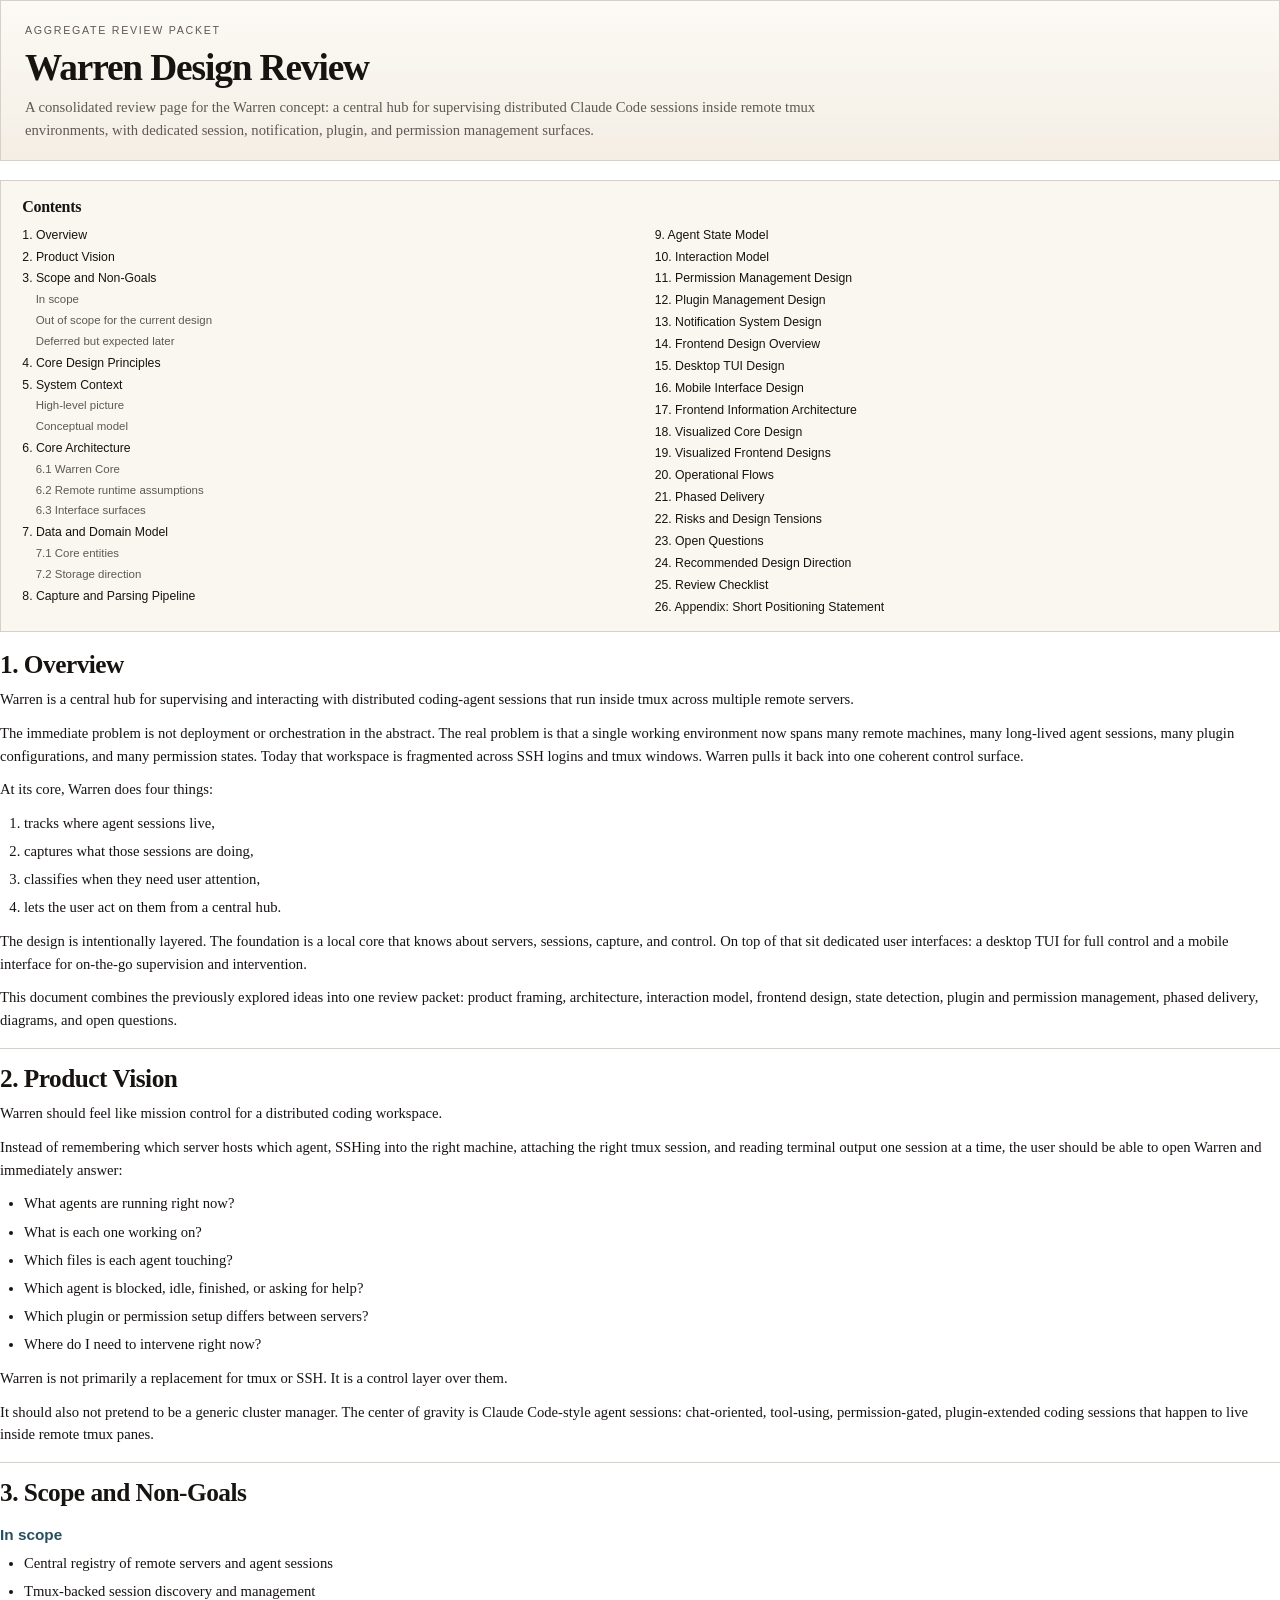
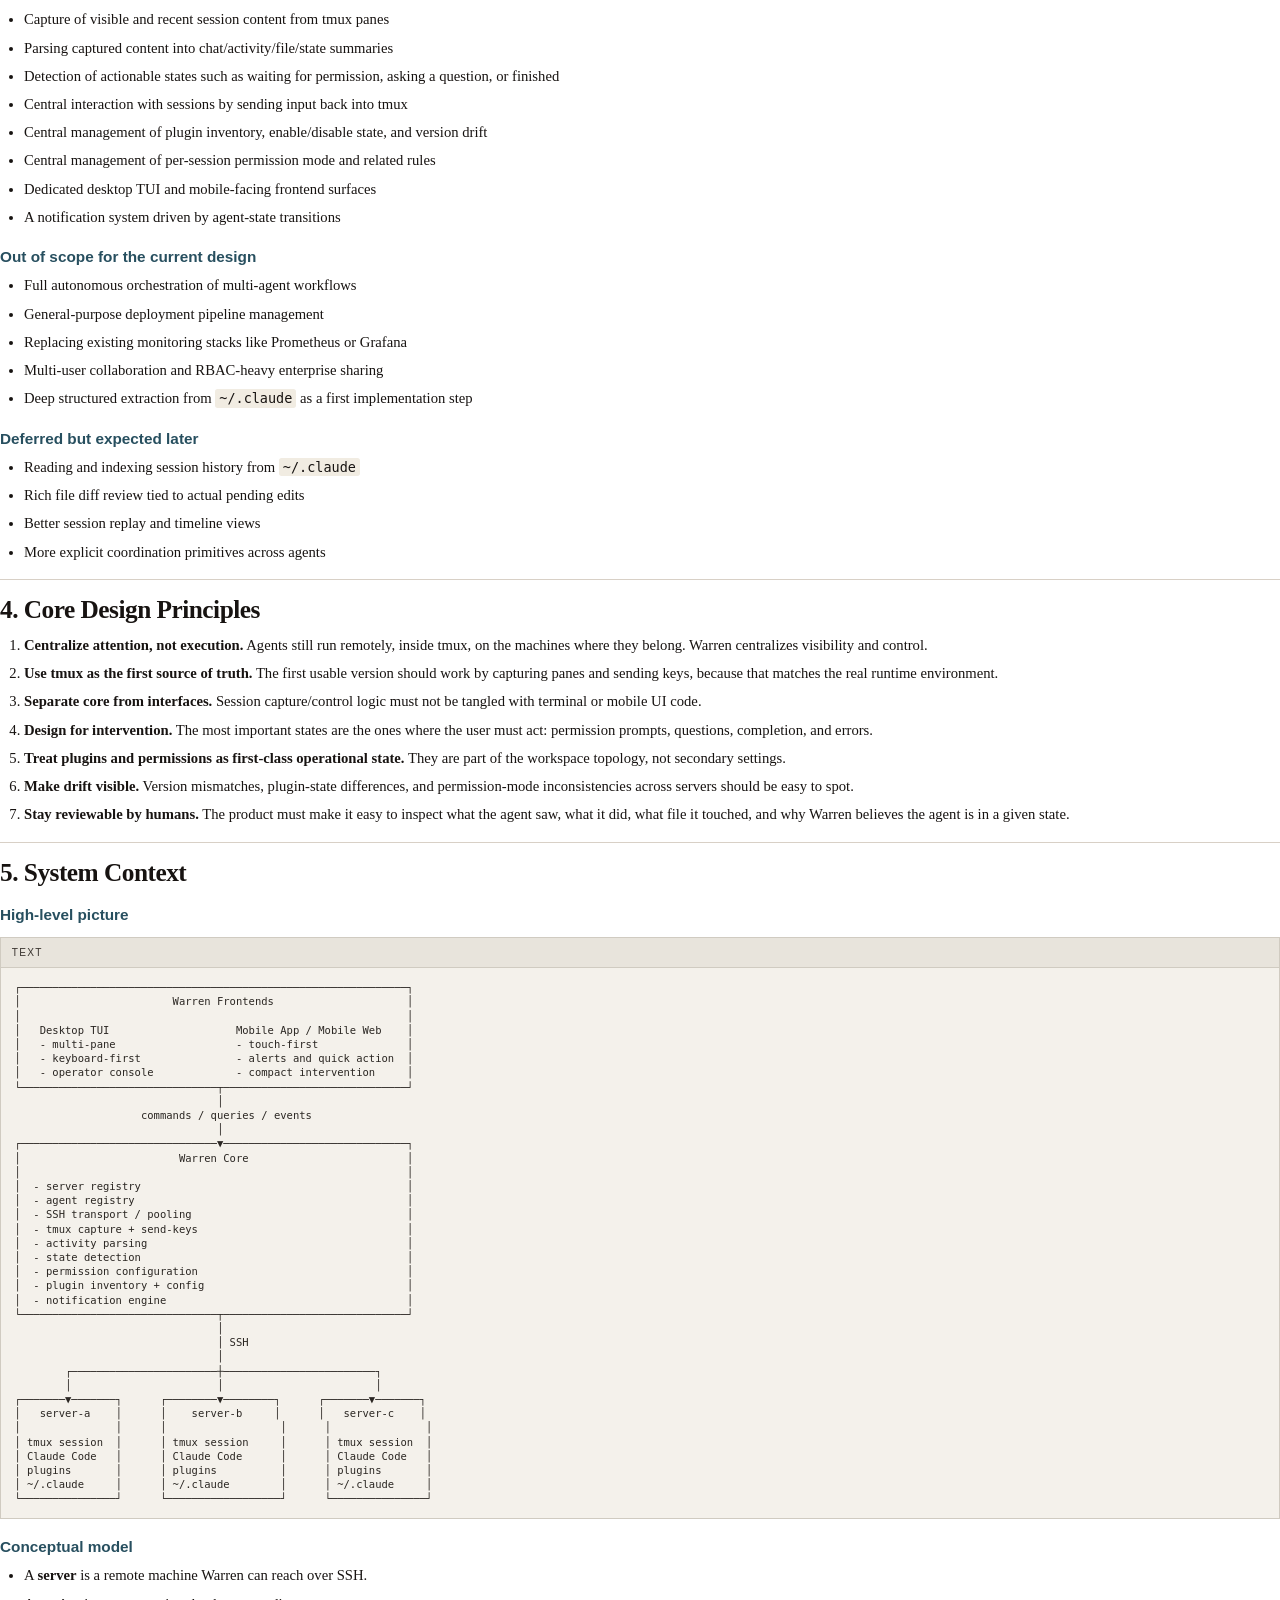
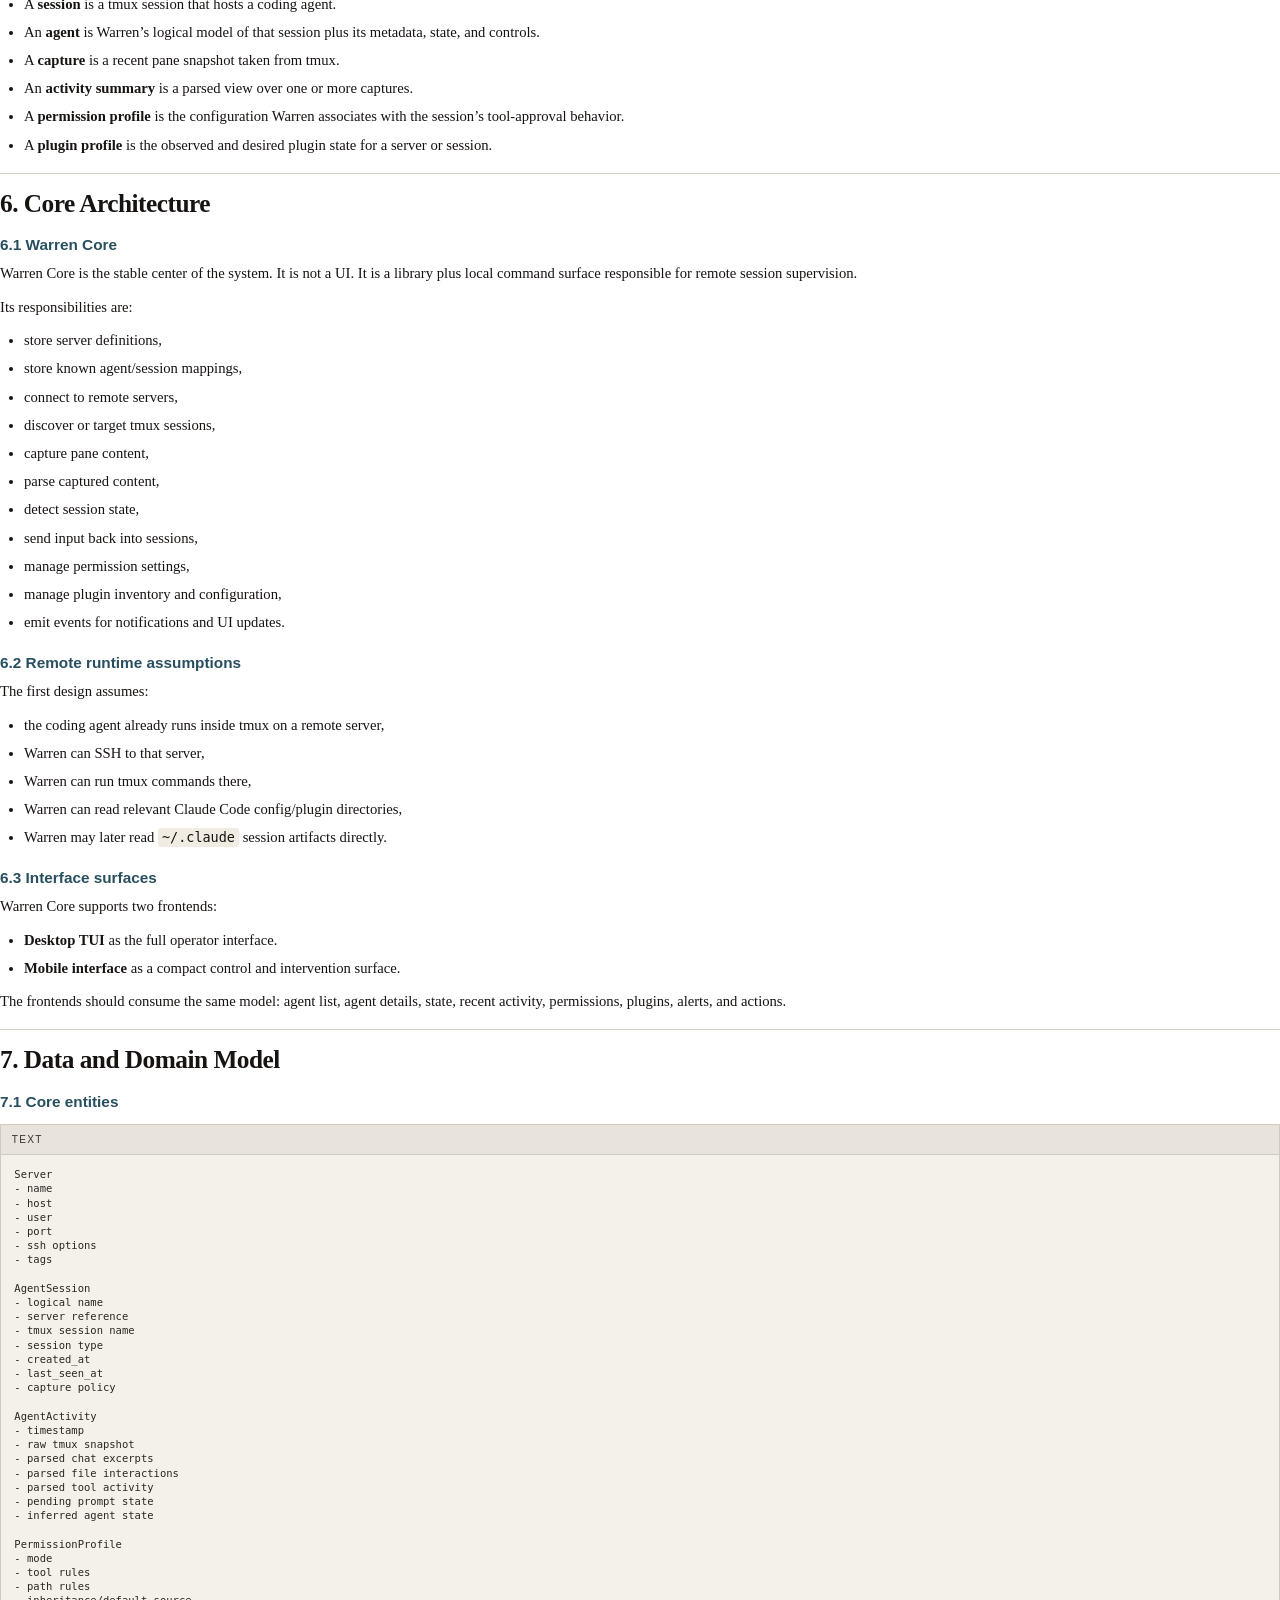
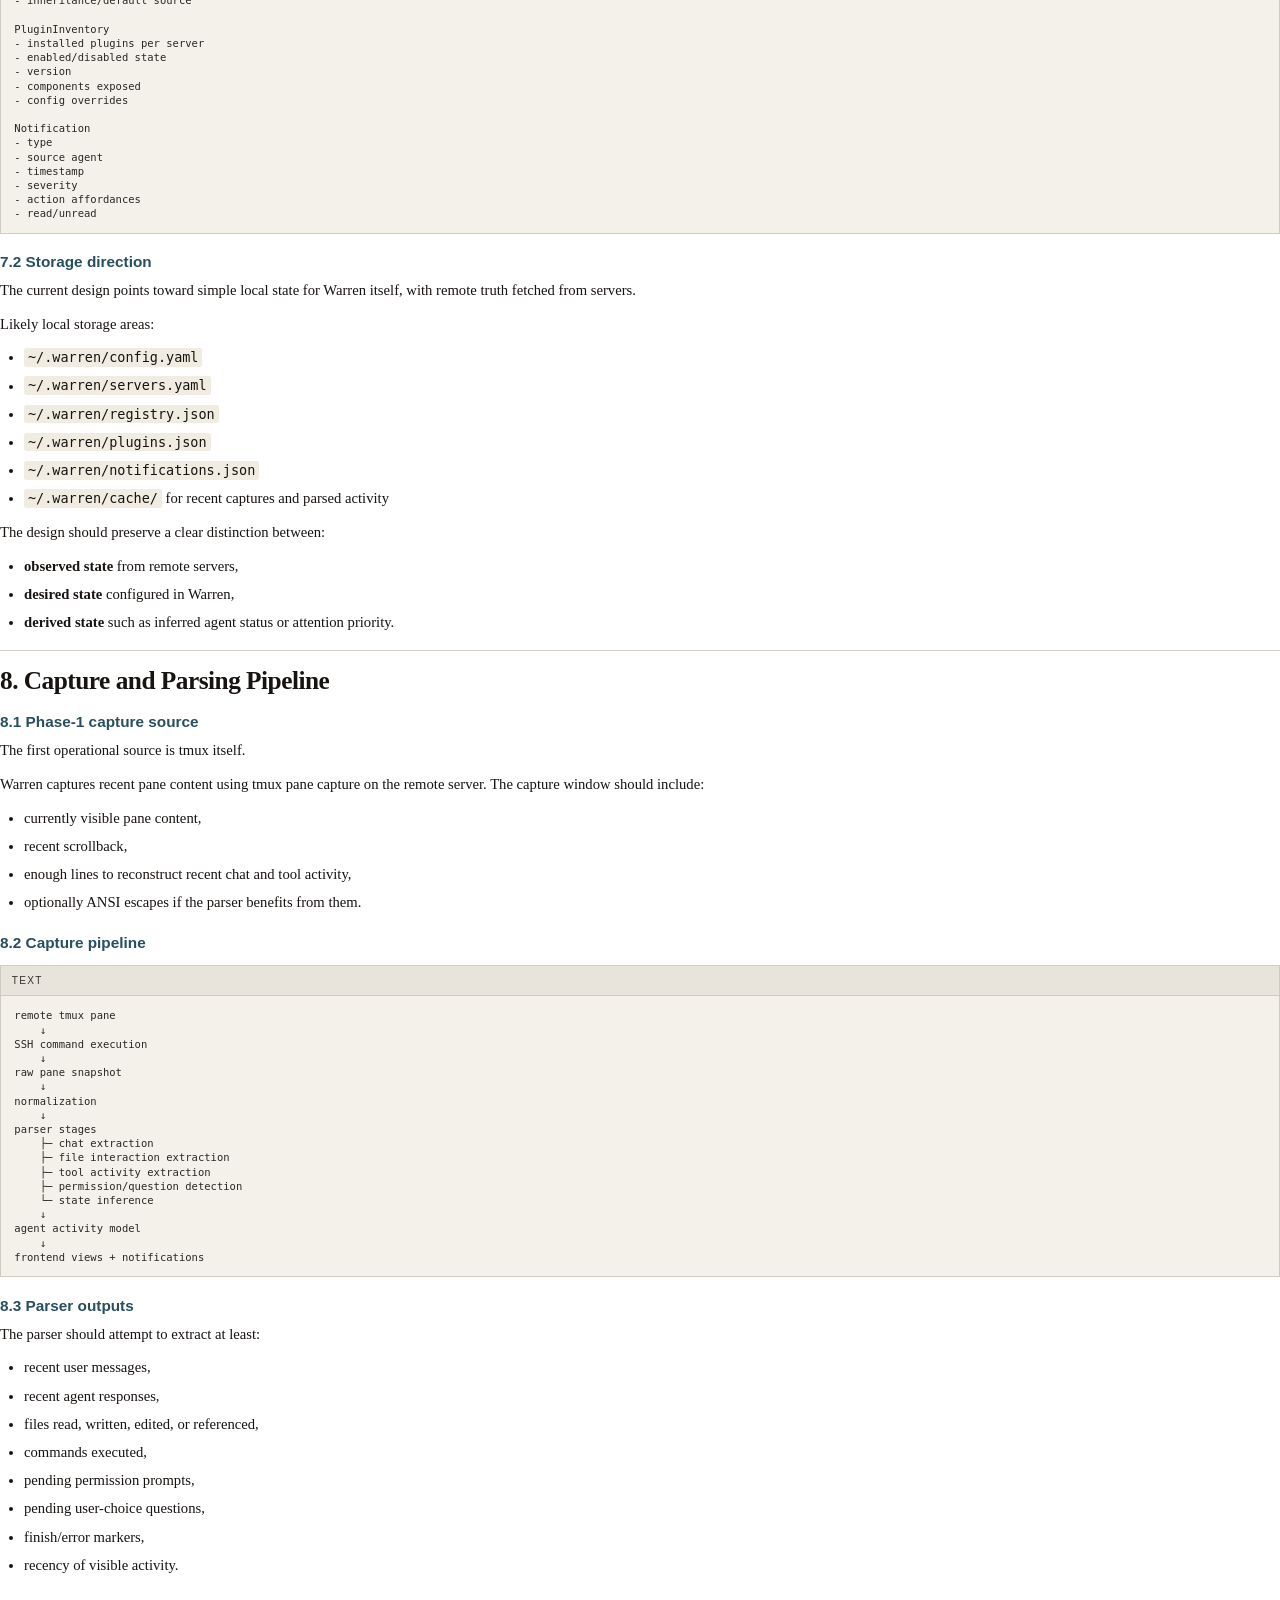
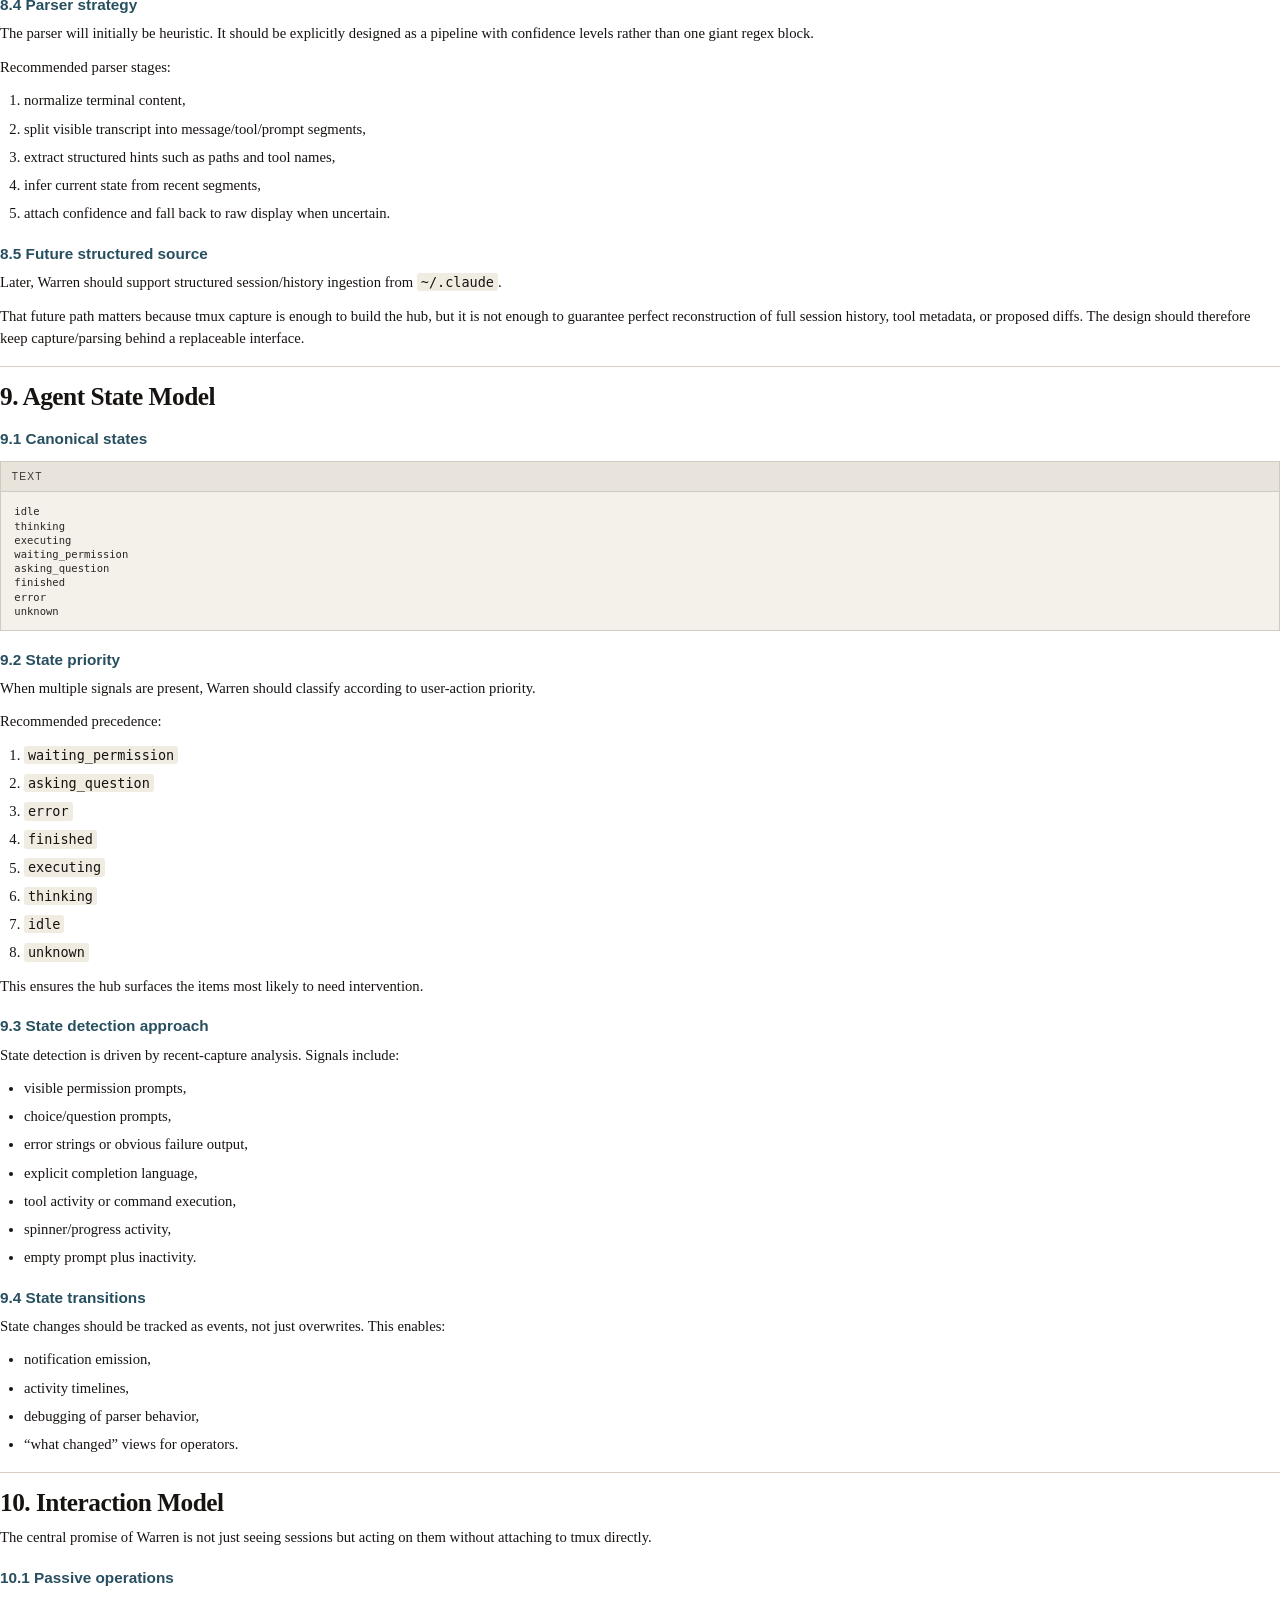
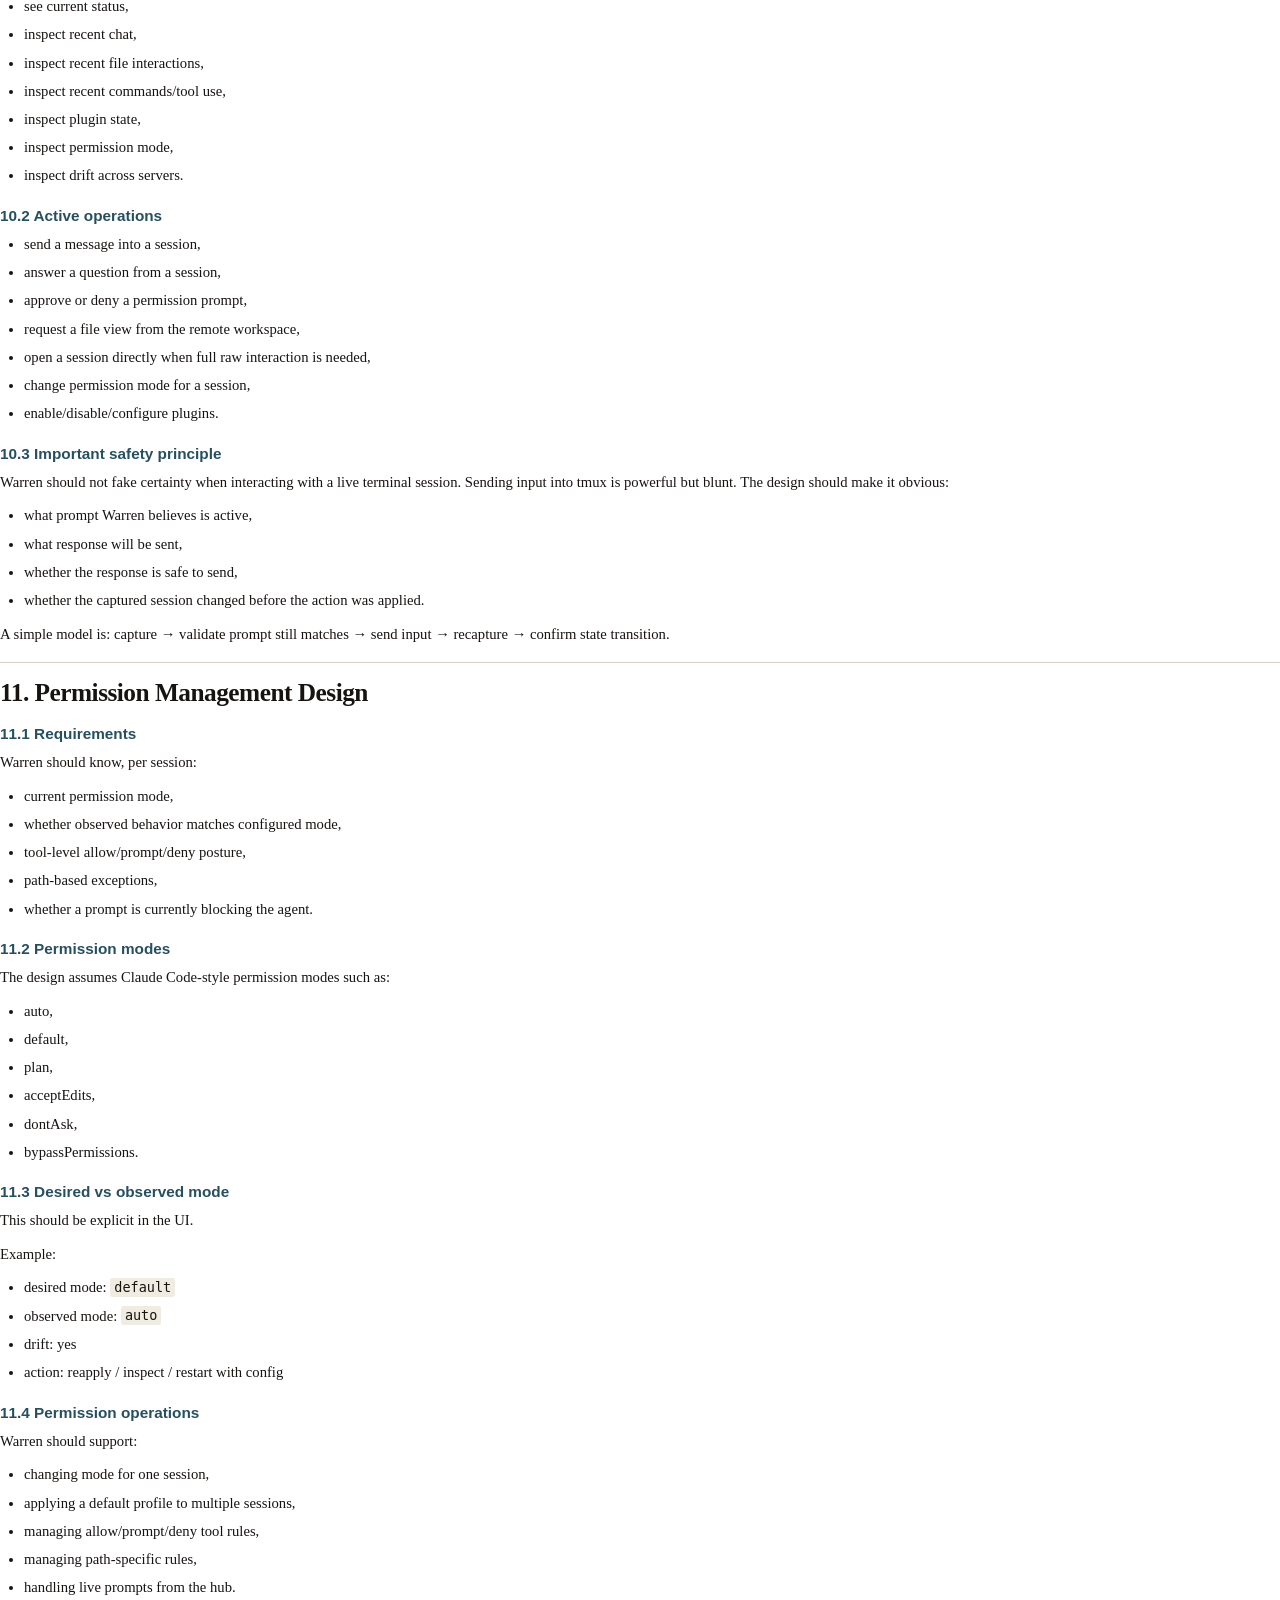
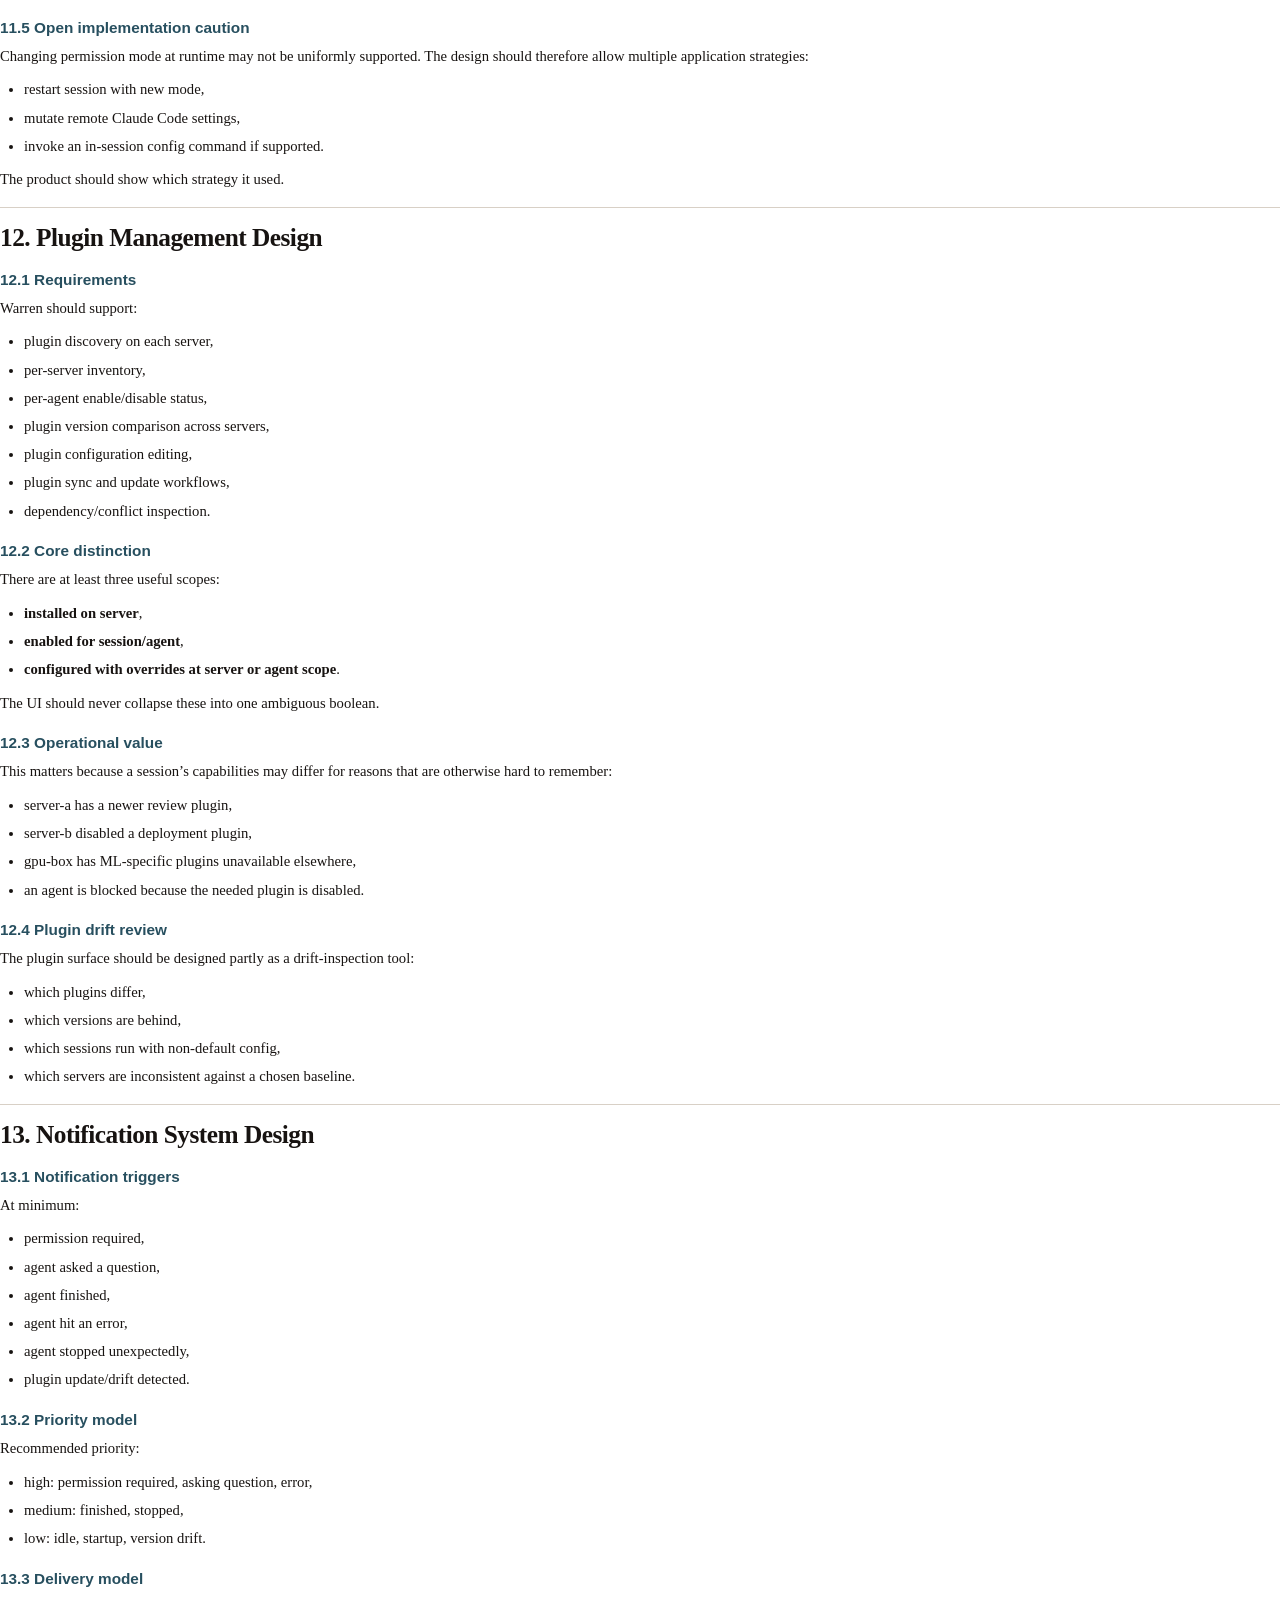
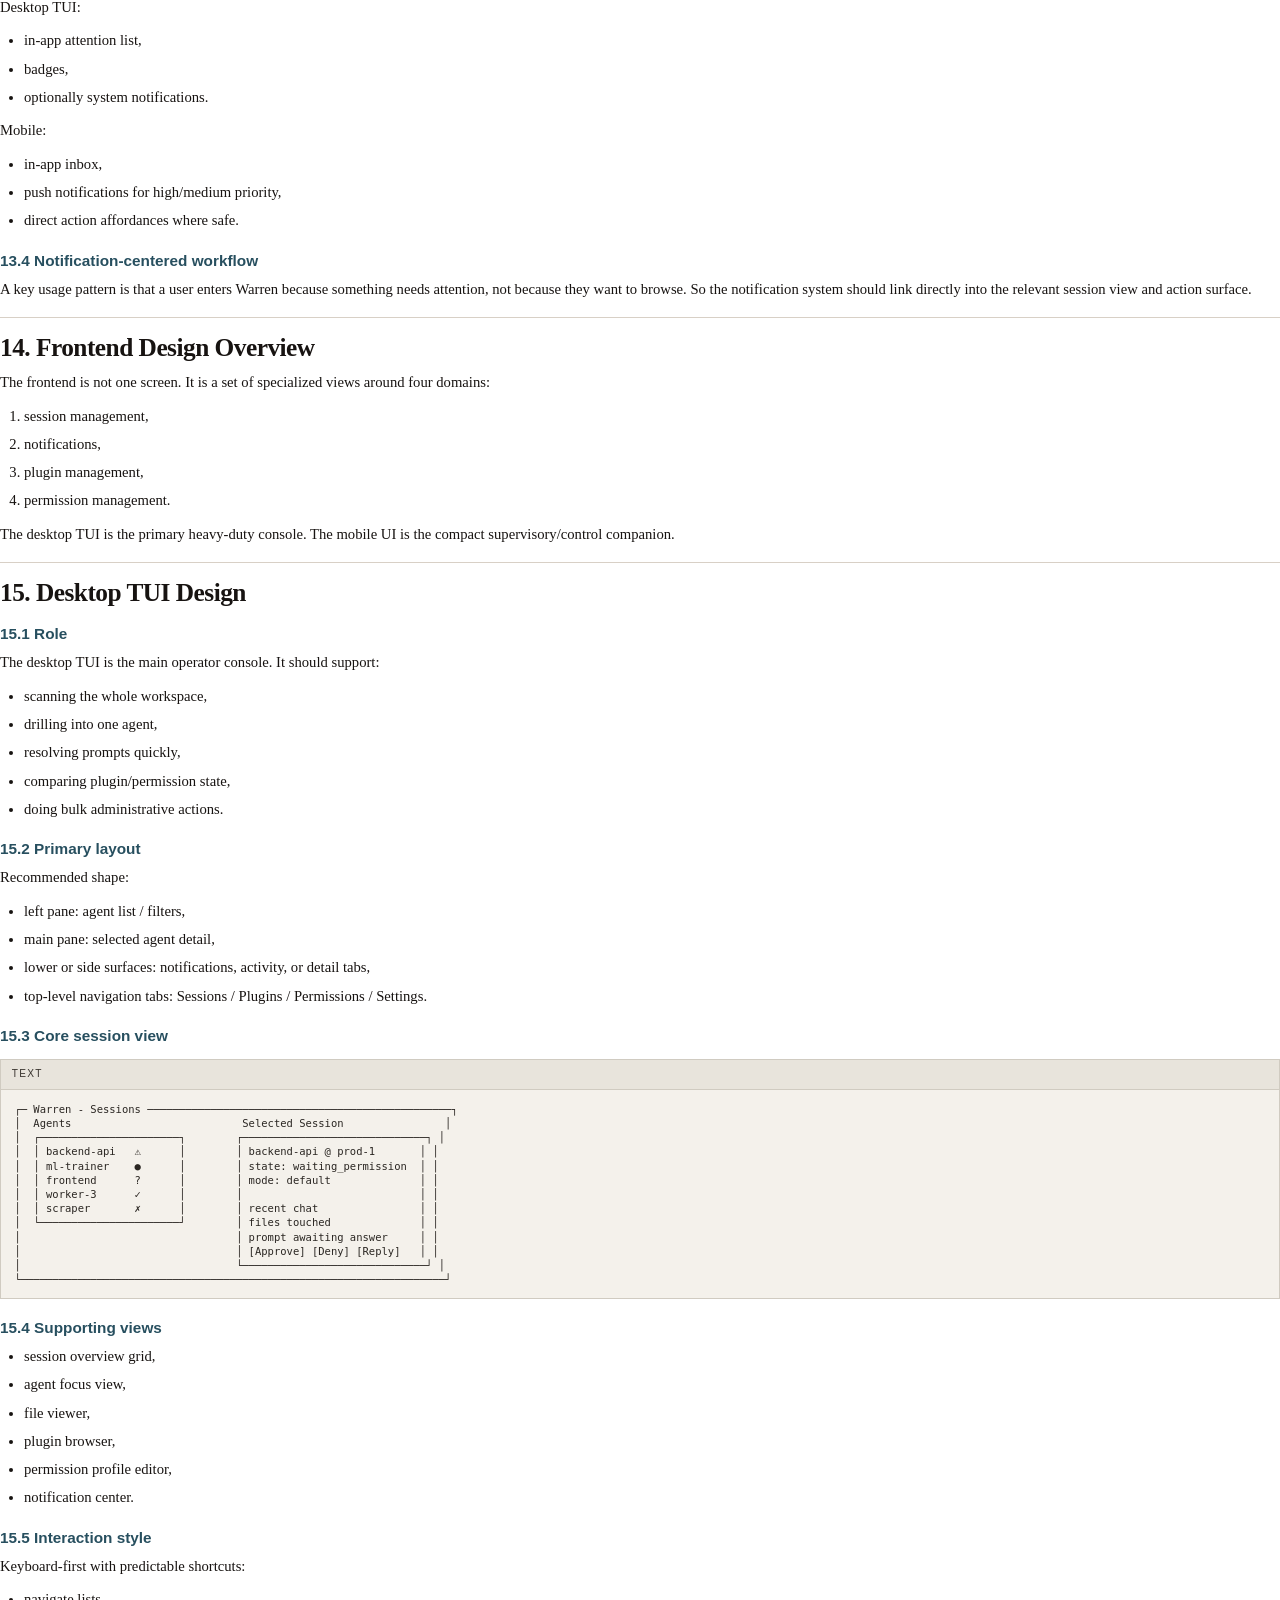
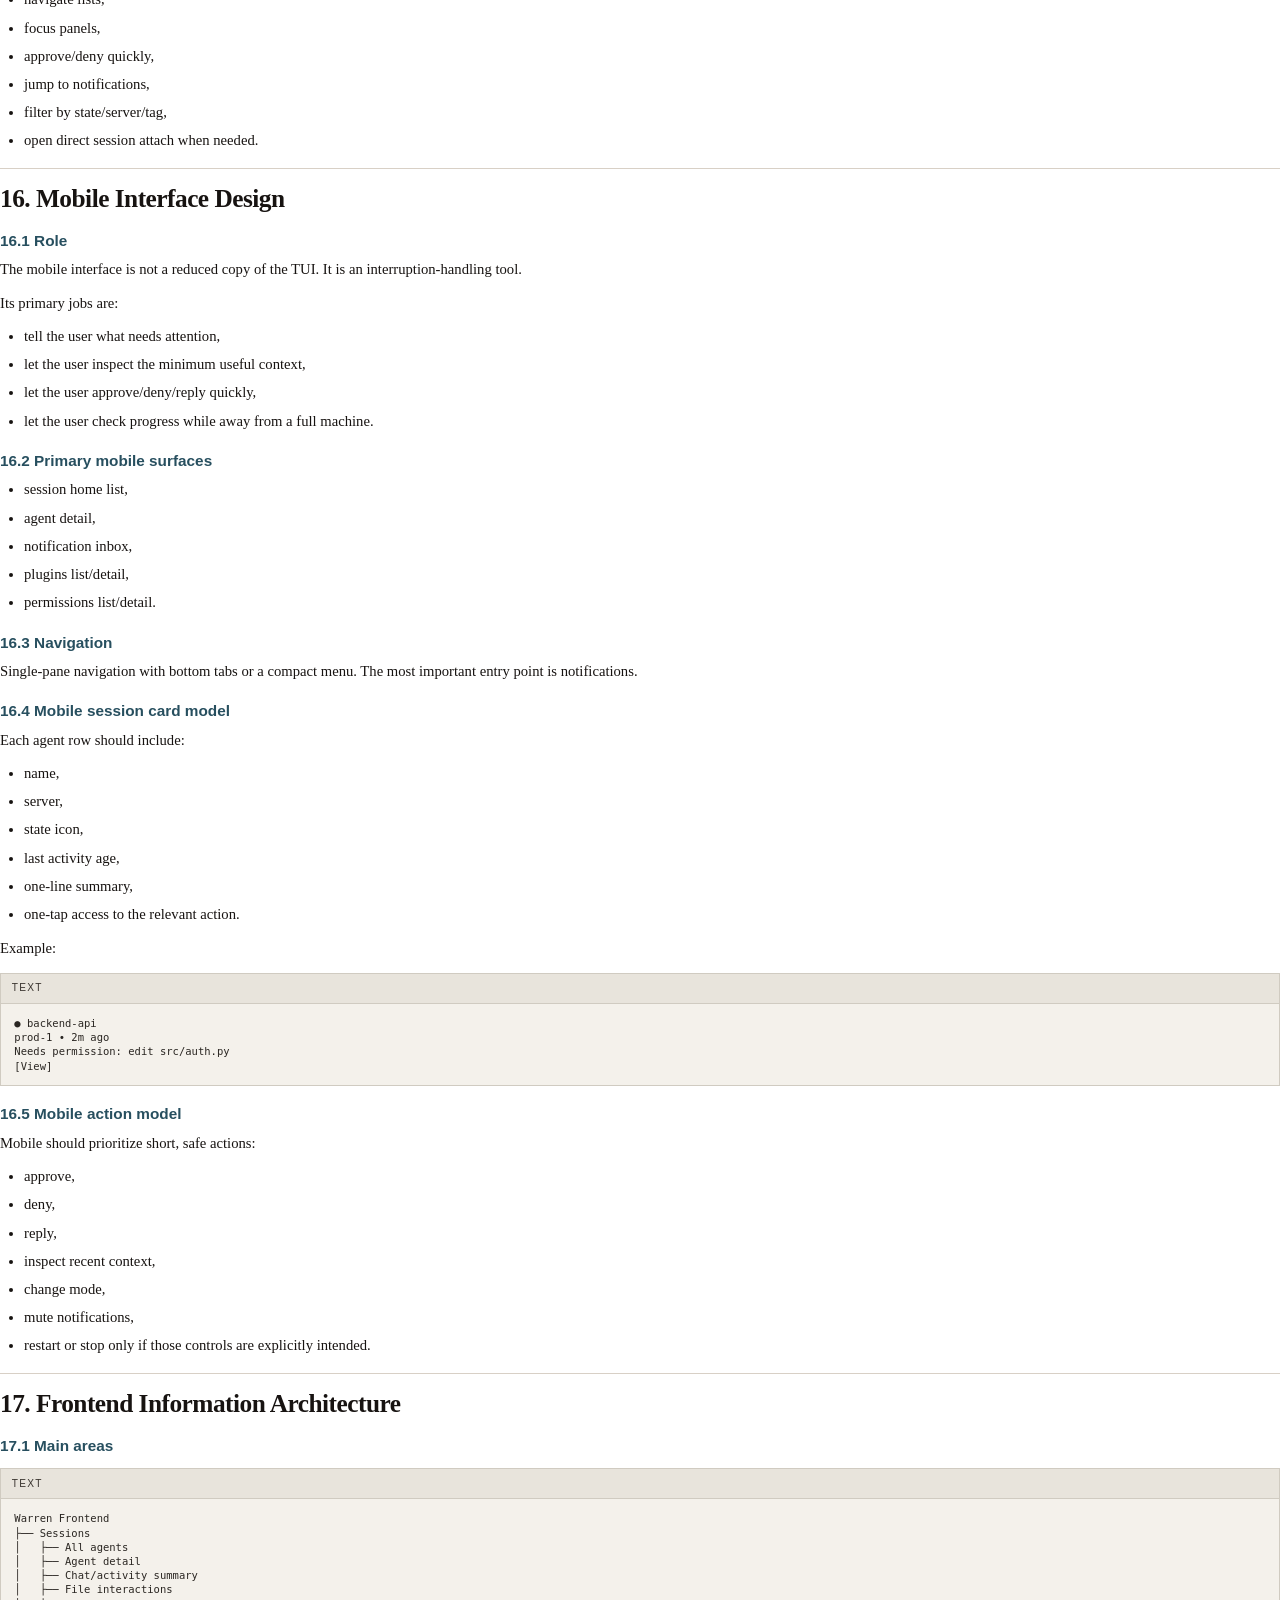
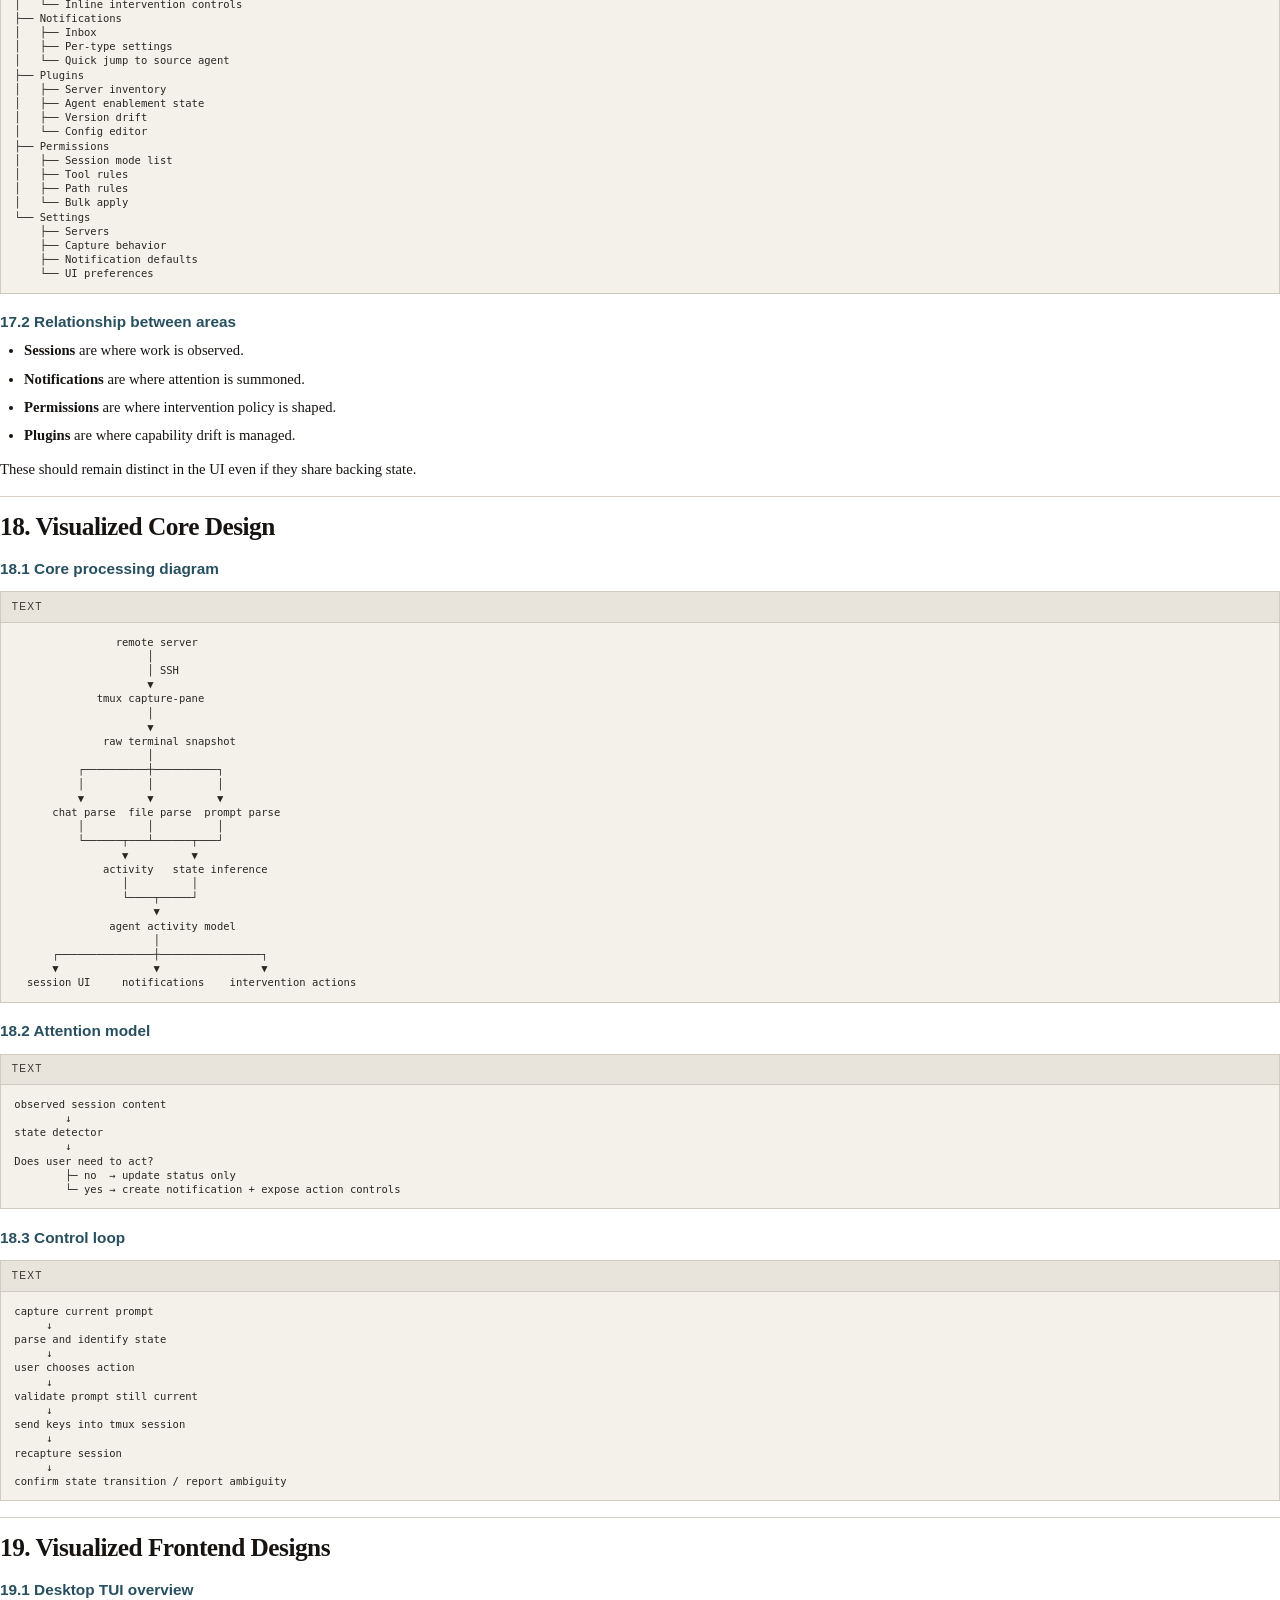
<file: docs/draft/aggregate-design-review-print.html>
<!DOCTYPE html>
<html lang="en">
<head>
  <meta charset="UTF-8" />
  <meta name="viewport" content="width=device-width, initial-scale=1.0" />
  <title>Warren — Aggregate Design Review (Print)</title>
  <style>
    @page {
      size: A4;
      margin: 16mm 14mm 18mm 14mm;
    }

    :root {
      --ink: #171311;
      --muted: #5f5851;
      --line: #d8d0c6;
      --line-strong: #bfb4a7;
      --paper: #fffdf8;
      --paper-alt: #f7f3eb;
      --accent: #274f5f;
      --code-bg: #f4f1eb;
      --code-fg: #2a2622;
    }

    * { box-sizing: border-box; }

    html, body {
      margin: 0;
      padding: 0;
      background: white;
      color: var(--ink);
      font-family: Georgia, Cambria, "Times New Roman", Times, serif;
      line-height: 1.56;
      -webkit-print-color-adjust: exact;
      print-color-adjust: exact;
    }

    body {
      font-size: 11pt;
    }

    .page {
      width: 100%;
      max-width: none;
      margin: 0;
      padding: 0;
    }

    .hero {
      border: 1px solid var(--line);
      background: linear-gradient(180deg, #fcfaf6, #f4eee4);
      padding: 16pt 18pt 14pt;
      margin: 0 0 14pt;
      page-break-inside: avoid;
      break-inside: avoid;
    }

    .eyebrow {
      margin: 0 0 8pt;
      font-family: "Helvetica Neue", Arial, sans-serif;
      font-size: 8pt;
      text-transform: uppercase;
      letter-spacing: 0.16em;
      color: var(--muted);
    }

    .hero h1 {
      margin: 0 0 8pt;
      font-size: 28pt;
      line-height: 0.95;
      letter-spacing: -0.03em;
      font-weight: 700;
    }

    .hero p {
      margin: 0;
      color: var(--muted);
      font-size: 11pt;
      max-width: 54em;
    }

    .toc {
      border: 1px solid var(--line);
      background: #faf7f1;
      padding: 12pt 16pt;
      margin: 0 0 14pt;
      page-break-inside: avoid;
      break-inside: avoid;
    }

    .toc h2 {
      margin: 0 0 8pt;
      font-size: 12pt;
      line-height: 1.2;
    }

    .toc-columns {
      columns: 2;
      column-gap: 22pt;
    }

    .toc a {
      display: block;
      color: var(--ink);
      text-decoration: none;
      margin: 0 0 4pt;
      font-size: 9.2pt;
      line-height: 1.35;
      font-family: "Helvetica Neue", Arial, sans-serif;
    }

    .toc a.level-3 {
      margin-left: 10pt;
      color: var(--muted);
      font-size: 8.6pt;
    }

    section {
      border-top: 1px solid var(--line);
      padding-top: 12pt;
      margin-top: 12pt;
    }

    section:first-of-type {
      margin-top: 0;
      padding-top: 0;
      border-top: 0;
    }

    h2 {
      margin: 0 0 8pt;
      font-size: 19pt;
      line-height: 1.06;
      letter-spacing: -0.02em;
      page-break-after: avoid;
      break-after: avoid;
    }

    h3 {
      margin: 14pt 0 6pt;
      font-size: 11.5pt;
      line-height: 1.25;
      color: var(--accent);
      font-family: "Helvetica Neue", Arial, sans-serif;
      page-break-after: avoid;
      break-after: avoid;
    }

    p {
      margin: 0 0 8pt;
      orphans: 3;
      widows: 3;
    }

    ul, ol {
      margin: 0 0 8pt 18pt;
      padding: 0;
    }

    li {
      margin: 0 0 4pt;
      orphans: 3;
      widows: 3;
    }

    strong {
      font-weight: 700;
    }

    code {
      font-family: "DejaVu Sans Mono", "Noto Sans Mono", "Liberation Mono", monospace;
      font-size: 0.92em;
      background: #f1ece2;
      padding: 1pt 3pt;
      border-radius: 2pt;
    }

    hr {
      border: 0;
      border-top: 1px solid var(--line-strong);
      margin: 12pt 0 0;
    }

    figure.code-figure {
      margin: 10pt 0 12pt;
      page-break-inside: avoid;
      break-inside: avoid;
    }

    .code-meta {
      background: #e8e4dc;
      color: #3a3530;
      font-family: "Helvetica Neue", Arial, sans-serif;
      font-size: 7.6pt;
      text-transform: uppercase;
      letter-spacing: 0.13em;
      padding: 5pt 8pt;
      border: 1px solid #d0cbc1;
      border-bottom: 0;
    }

    pre {
      margin: 0;
      padding: 9pt 10pt;
      border: 1px solid #d0cbc1;
      background: var(--code-bg);
      color: var(--code-fg);
      font-size: 7.9pt;
      line-height: 1.35;
      overflow: hidden;
      white-space: pre-wrap;
      word-break: break-word;
      font-family: "DejaVu Sans Mono", "Noto Sans Mono", "Liberation Mono", monospace;
    }

    pre code {
      background: transparent;
      color: inherit;
      padding: 0;
      border-radius: 0;
      font-size: inherit;
      font-family: inherit;
    }

    .footer-note {
      margin-top: 16pt;
      padding-top: 8pt;
      border-top: 1px solid var(--line);
      color: var(--muted);
      font-size: 8.5pt;
      font-family: "Helvetica Neue", Arial, sans-serif;
    }

    .avoid-break {
      page-break-inside: avoid;
      break-inside: avoid;
    }
  </style>
</head>
<body>
  <div class="page">
    <header class="hero">
      <div class="eyebrow">Aggregate review packet</div>
      <h1>Warren Design Review</h1>
      <p>A consolidated review page for the Warren concept: a central hub for supervising distributed Claude Code sessions inside remote tmux environments, with dedicated session, notification, plugin, and permission management surfaces.</p>
    </header>

    <nav class="toc avoid-break" aria-label="Contents">
      <h2>Contents</h2>
      <div class="toc-columns">
        <a href="#1-overview">1. Overview</a>
        <a href="#2-product-vision">2. Product Vision</a>
        <a href="#3-scope-and-non-goals">3. Scope and Non-Goals</a>
        <a href="#in-scope" class="level-3">In scope</a>
        <a href="#out-of-scope-for-the-current-design" class="level-3">Out of scope for the current design</a>
        <a href="#deferred-but-expected-later" class="level-3">Deferred but expected later</a>
        <a href="#4-core-design-principles">4. Core Design Principles</a>
        <a href="#5-system-context">5. System Context</a>
        <a href="#high-level-picture" class="level-3">High-level picture</a>
        <a href="#conceptual-model" class="level-3">Conceptual model</a>
        <a href="#6-core-architecture">6. Core Architecture</a>
        <a href="#61-warren-core" class="level-3">6.1 Warren Core</a>
        <a href="#62-remote-runtime-assumptions" class="level-3">6.2 Remote runtime assumptions</a>
        <a href="#63-interface-surfaces" class="level-3">6.3 Interface surfaces</a>
        <a href="#7-data-and-domain-model">7. Data and Domain Model</a>
        <a href="#71-core-entities" class="level-3">7.1 Core entities</a>
        <a href="#72-storage-direction" class="level-3">7.2 Storage direction</a>
        <a href="#8-capture-and-parsing-pipeline">8. Capture and Parsing Pipeline</a>
        <a href="#9-agent-state-model">9. Agent State Model</a>
        <a href="#10-interaction-model">10. Interaction Model</a>
        <a href="#11-permission-management-design">11. Permission Management Design</a>
        <a href="#12-plugin-management-design">12. Plugin Management Design</a>
        <a href="#13-notification-system-design">13. Notification System Design</a>
        <a href="#14-frontend-design-overview">14. Frontend Design Overview</a>
        <a href="#15-desktop-tui-design">15. Desktop TUI Design</a>
        <a href="#16-mobile-interface-design">16. Mobile Interface Design</a>
        <a href="#17-frontend-information-architecture">17. Frontend Information Architecture</a>
        <a href="#18-visualized-core-design">18. Visualized Core Design</a>
        <a href="#19-visualized-frontend-designs">19. Visualized Frontend Designs</a>
        <a href="#20-operational-flows">20. Operational Flows</a>
        <a href="#21-phased-delivery">21. Phased Delivery</a>
        <a href="#22-risks-and-design-tensions">22. Risks and Design Tensions</a>
        <a href="#23-open-questions">23. Open Questions</a>
        <a href="#24-recommended-design-direction">24. Recommended Design Direction</a>
        <a href="#25-review-checklist">25. Review Checklist</a>
        <a href="#26-appendix-short-positioning-statement">26. Appendix: Short Positioning Statement</a>
      </div>
    </nav>

    <article>
<section><h2 id="1-overview">1. Overview</h2><p>Warren is a central hub for supervising and interacting with distributed coding-agent sessions that run inside tmux across multiple remote servers.</p><p>The immediate problem is not deployment or orchestration in the abstract. The real problem is that a single working environment now spans many remote machines, many long-lived agent sessions, many plugin configurations, and many permission states. Today that workspace is fragmented across SSH logins and tmux windows. Warren pulls it back into one coherent control surface.</p><p>At its core, Warren does four things:</p><ol><li>tracks where agent sessions live,</li><li>captures what those sessions are doing,</li><li>classifies when they need user attention,</li><li>lets the user act on them from a central hub.</li></ol><p>The design is intentionally layered. The foundation is a local core that knows about servers, sessions, capture, and control. On top of that sit dedicated user interfaces: a desktop TUI for full control and a mobile interface for on-the-go supervision and intervention.</p><p>This document combines the previously explored ideas into one review packet: product framing, architecture, interaction model, frontend design, state detection, plugin and permission management, phased delivery, diagrams, and open questions.</p></section>
<section><h2 id="2-product-vision">2. Product Vision</h2><p>Warren should feel like mission control for a distributed coding workspace.</p><p>Instead of remembering which server hosts which agent, SSHing into the right machine, attaching the right tmux session, and reading terminal output one session at a time, the user should be able to open Warren and immediately answer:</p><ul><li>What agents are running right now?</li><li>What is each one working on?</li><li>Which files is each agent touching?</li><li>Which agent is blocked, idle, finished, or asking for help?</li><li>Which plugin or permission setup differs between servers?</li><li>Where do I need to intervene right now?</li></ul><p>Warren is not primarily a replacement for tmux or SSH. It is a control layer over them.</p><p>It should also not pretend to be a generic cluster manager. The center of gravity is Claude Code-style agent sessions: chat-oriented, tool-using, permission-gated, plugin-extended coding sessions that happen to live inside remote tmux panes.</p></section>
<section><h2 id="3-scope-and-non-goals">3. Scope and Non-Goals</h2><h3 id="in-scope">In scope</h3><ul><li>Central registry of remote servers and agent sessions</li><li>Tmux-backed session discovery and management</li><li>Capture of visible and recent session content from tmux panes</li><li>Parsing captured content into chat/activity/file/state summaries</li><li>Detection of actionable states such as waiting for permission, asking a question, or finished</li><li>Central interaction with sessions by sending input back into tmux</li><li>Central management of plugin inventory, enable/disable state, and version drift</li><li>Central management of per-session permission mode and related rules</li><li>Dedicated desktop TUI and mobile-facing frontend surfaces</li><li>A notification system driven by agent-state transitions</li></ul><h3 id="out-of-scope-for-the-current-design">Out of scope for the current design</h3><ul><li>Full autonomous orchestration of multi-agent workflows</li><li>General-purpose deployment pipeline management</li><li>Replacing existing monitoring stacks like Prometheus or Grafana</li><li>Multi-user collaboration and RBAC-heavy enterprise sharing</li><li>Deep structured extraction from <code>~/.claude</code> as a first implementation step</li></ul><h3 id="deferred-but-expected-later">Deferred but expected later</h3><ul><li>Reading and indexing session history from <code>~/.claude</code></li><li>Rich file diff review tied to actual pending edits</li><li>Better session replay and timeline views</li><li>More explicit coordination primitives across agents</li></ul></section>
<section><h2 id="4-core-design-principles">4. Core Design Principles</h2><ol><li><strong>Centralize attention, not execution.</strong> Agents still run remotely, inside tmux, on the machines where they belong. Warren centralizes visibility and control.</li><li><strong>Use tmux as the first source of truth.</strong> The first usable version should work by capturing panes and sending keys, because that matches the real runtime environment.</li><li><strong>Separate core from interfaces.</strong> Session capture/control logic must not be tangled with terminal or mobile UI code.</li><li><strong>Design for intervention.</strong> The most important states are the ones where the user must act: permission prompts, questions, completion, and errors.</li><li><strong>Treat plugins and permissions as first-class operational state.</strong> They are part of the workspace topology, not secondary settings.</li><li><strong>Make drift visible.</strong> Version mismatches, plugin-state differences, and permission-mode inconsistencies across servers should be easy to spot.</li><li><strong>Stay reviewable by humans.</strong> The product must make it easy to inspect what the agent saw, what it did, what file it touched, and why Warren believes the agent is in a given state.</li></ol></section>
<section><h2 id="5-system-context">5. System Context</h2><h3 id="high-level-picture">High-level picture</h3><figure class="code-figure"><div class="code-meta">text</div><pre><code>┌─────────────────────────────────────────────────────────────┐
│                        Warren Frontends                     │
│                                                             │
│   Desktop TUI                    Mobile App / Mobile Web    │
│   - multi-pane                   - touch-first              │
│   - keyboard-first               - alerts and quick action  │
│   - operator console             - compact intervention     │
└───────────────────────────────┬─────────────────────────────┘
                                │
                    commands / queries / events
                                │
┌───────────────────────────────▼─────────────────────────────┐
│                         Warren Core                         │
│                                                             │
│  - server registry                                          │
│  - agent registry                                           │
│  - SSH transport / pooling                                  │
│  - tmux capture + send-keys                                 │
│  - activity parsing                                         │
│  - state detection                                          │
│  - permission configuration                                 │
│  - plugin inventory + config                                │
│  - notification engine                                      │
└───────────────────────────────┬─────────────────────────────┘
                                │
                                │ SSH
                                │
        ┌───────────────────────┼────────────────────────┐
        │                       │                        │
┌───────▼───────┐      ┌────────▼────────┐      ┌───────▼───────┐
│   server-a    │      │    server-b     │      │   server-c    │
│               │      │                  │      │               │
│ tmux session  │      │ tmux session     │      │ tmux session  │
│ Claude Code   │      │ Claude Code      │      │ Claude Code   │
│ plugins       │      │ plugins          │      │ plugins       │
│ ~/.claude     │      │ ~/.claude        │      │ ~/.claude     │
└───────────────┘      └──────────────────┘      └───────────────┘</code></pre></figure><h3 id="conceptual-model">Conceptual model</h3><ul><li>A <strong>server</strong> is a remote machine Warren can reach over SSH.</li><li>A <strong>session</strong> is a tmux session that hosts a coding agent.</li><li>An <strong>agent</strong> is Warren’s logical model of that session plus its metadata, state, and controls.</li><li>A <strong>capture</strong> is a recent pane snapshot taken from tmux.</li><li>An <strong>activity summary</strong> is a parsed view over one or more captures.</li><li>A <strong>permission profile</strong> is the configuration Warren associates with the session’s tool-approval behavior.</li><li>A <strong>plugin profile</strong> is the observed and desired plugin state for a server or session.</li></ul></section>
<section><h2 id="6-core-architecture">6. Core Architecture</h2><h3 id="61-warren-core">6.1 Warren Core</h3><p>Warren Core is the stable center of the system. It is not a UI. It is a library plus local command surface responsible for remote session supervision.</p><p>Its responsibilities are:</p><ul><li>store server definitions,</li><li>store known agent/session mappings,</li><li>connect to remote servers,</li><li>discover or target tmux sessions,</li><li>capture pane content,</li><li>parse captured content,</li><li>detect session state,</li><li>send input back into sessions,</li><li>manage permission settings,</li><li>manage plugin inventory and configuration,</li><li>emit events for notifications and UI updates.</li></ul><h3 id="62-remote-runtime-assumptions">6.2 Remote runtime assumptions</h3><p>The first design assumes:</p><ul><li>the coding agent already runs inside tmux on a remote server,</li><li>Warren can SSH to that server,</li><li>Warren can run tmux commands there,</li><li>Warren can read relevant Claude Code config/plugin directories,</li><li>Warren may later read <code>~/.claude</code> session artifacts directly.</li></ul><h3 id="63-interface-surfaces">6.3 Interface surfaces</h3><p>Warren Core supports two frontends:</p><ul><li><strong>Desktop TUI</strong> as the full operator interface.</li><li><strong>Mobile interface</strong> as a compact control and intervention surface.</li></ul><p>The frontends should consume the same model: agent list, agent details, state, recent activity, permissions, plugins, alerts, and actions.</p></section>
<section><h2 id="7-data-and-domain-model">7. Data and Domain Model</h2><h3 id="71-core-entities">7.1 Core entities</h3><figure class="code-figure"><div class="code-meta">text</div><pre><code>Server
- name
- host
- user
- port
- ssh options
- tags

AgentSession
- logical name
- server reference
- tmux session name
- session type
- created_at
- last_seen_at
- capture policy

AgentActivity
- timestamp
- raw tmux snapshot
- parsed chat excerpts
- parsed file interactions
- parsed tool activity
- pending prompt state
- inferred agent state

PermissionProfile
- mode
- tool rules
- path rules
- inheritance/default source

PluginInventory
- installed plugins per server
- enabled/disabled state
- version
- components exposed
- config overrides

Notification
- type
- source agent
- timestamp
- severity
- action affordances
- read/unread</code></pre></figure><h3 id="72-storage-direction">7.2 Storage direction</h3><p>The current design points toward simple local state for Warren itself, with remote truth fetched from servers.</p><p>Likely local storage areas:</p><ul><li><code>~/.warren/config.yaml</code></li><li><code>~/.warren/servers.yaml</code></li><li><code>~/.warren/registry.json</code></li><li><code>~/.warren/plugins.json</code></li><li><code>~/.warren/notifications.json</code></li><li><code>~/.warren/cache/</code> for recent captures and parsed activity</li></ul><p>The design should preserve a clear distinction between:</p><ul><li><strong>observed state</strong> from remote servers,</li><li><strong>desired state</strong> configured in Warren,</li><li><strong>derived state</strong> such as inferred agent status or attention priority.</li></ul></section>
<section><h2 id="8-capture-and-parsing-pipeline">8. Capture and Parsing Pipeline</h2><h3 id="81-phase-1-capture-source">8.1 Phase-1 capture source</h3><p>The first operational source is tmux itself.</p><p>Warren captures recent pane content using tmux pane capture on the remote server. The capture window should include:</p><ul><li>currently visible pane content,</li><li>recent scrollback,</li><li>enough lines to reconstruct recent chat and tool activity,</li><li>optionally ANSI escapes if the parser benefits from them.</li></ul><h3 id="82-capture-pipeline">8.2 Capture pipeline</h3><figure class="code-figure"><div class="code-meta">text</div><pre><code>remote tmux pane
    ↓
SSH command execution
    ↓
raw pane snapshot
    ↓
normalization
    ↓
parser stages
    ├─ chat extraction
    ├─ file interaction extraction
    ├─ tool activity extraction
    ├─ permission/question detection
    └─ state inference
    ↓
agent activity model
    ↓
frontend views + notifications</code></pre></figure><h3 id="83-parser-outputs">8.3 Parser outputs</h3><p>The parser should attempt to extract at least:</p><ul><li>recent user messages,</li><li>recent agent responses,</li><li>files read, written, edited, or referenced,</li><li>commands executed,</li><li>pending permission prompts,</li><li>pending user-choice questions,</li><li>finish/error markers,</li><li>recency of visible activity.</li></ul><h3 id="84-parser-strategy">8.4 Parser strategy</h3><p>The parser will initially be heuristic. It should be explicitly designed as a pipeline with confidence levels rather than one giant regex block.</p><p>Recommended parser stages:</p><ol><li>normalize terminal content,</li><li>split visible transcript into message/tool/prompt segments,</li><li>extract structured hints such as paths and tool names,</li><li>infer current state from recent segments,</li><li>attach confidence and fall back to raw display when uncertain.</li></ol><h3 id="85-future-structured-source">8.5 Future structured source</h3><p>Later, Warren should support structured session/history ingestion from <code>~/.claude</code>.</p><p>That future path matters because tmux capture is enough to build the hub, but it is not enough to guarantee perfect reconstruction of full session history, tool metadata, or proposed diffs. The design should therefore keep capture/parsing behind a replaceable interface.</p></section>
<section><h2 id="9-agent-state-model">9. Agent State Model</h2><h3 id="91-canonical-states">9.1 Canonical states</h3><figure class="code-figure"><div class="code-meta">text</div><pre><code>idle
thinking
executing
waiting_permission
asking_question
finished
error
unknown</code></pre></figure><h3 id="92-state-priority">9.2 State priority</h3><p>When multiple signals are present, Warren should classify according to user-action priority.</p><p>Recommended precedence:</p><ol><li><code>waiting_permission</code></li><li><code>asking_question</code></li><li><code>error</code></li><li><code>finished</code></li><li><code>executing</code></li><li><code>thinking</code></li><li><code>idle</code></li><li><code>unknown</code></li></ol><p>This ensures the hub surfaces the items most likely to need intervention.</p><h3 id="93-state-detection-approach">9.3 State detection approach</h3><p>State detection is driven by recent-capture analysis. Signals include:</p><ul><li>visible permission prompts,</li><li>choice/question prompts,</li><li>error strings or obvious failure output,</li><li>explicit completion language,</li><li>tool activity or command execution,</li><li>spinner/progress activity,</li><li>empty prompt plus inactivity.</li></ul><h3 id="94-state-transitions">9.4 State transitions</h3><p>State changes should be tracked as events, not just overwrites. This enables:</p><ul><li>notification emission,</li><li>activity timelines,</li><li>debugging of parser behavior,</li><li>“what changed” views for operators.</li></ul></section>
<section><h2 id="10-interaction-model">10. Interaction Model</h2><p>The central promise of Warren is not just seeing sessions but acting on them without attaching to tmux directly.</p><h3 id="101-passive-operations">10.1 Passive operations</h3><ul><li>see current status,</li><li>inspect recent chat,</li><li>inspect recent file interactions,</li><li>inspect recent commands/tool use,</li><li>inspect plugin state,</li><li>inspect permission mode,</li><li>inspect drift across servers.</li></ul><h3 id="102-active-operations">10.2 Active operations</h3><ul><li>send a message into a session,</li><li>answer a question from a session,</li><li>approve or deny a permission prompt,</li><li>request a file view from the remote workspace,</li><li>open a session directly when full raw interaction is needed,</li><li>change permission mode for a session,</li><li>enable/disable/configure plugins.</li></ul><h3 id="103-important-safety-principle">10.3 Important safety principle</h3><p>Warren should not fake certainty when interacting with a live terminal session. Sending input into tmux is powerful but blunt. The design should make it obvious:</p><ul><li>what prompt Warren believes is active,</li><li>what response will be sent,</li><li>whether the response is safe to send,</li><li>whether the captured session changed before the action was applied.</li></ul><p>A simple model is: capture → validate prompt still matches → send input → recapture → confirm state transition.</p></section>
<section><h2 id="11-permission-management-design">11. Permission Management Design</h2><h3 id="111-requirements">11.1 Requirements</h3><p>Warren should know, per session:</p><ul><li>current permission mode,</li><li>whether observed behavior matches configured mode,</li><li>tool-level allow/prompt/deny posture,</li><li>path-based exceptions,</li><li>whether a prompt is currently blocking the agent.</li></ul><h3 id="112-permission-modes">11.2 Permission modes</h3><p>The design assumes Claude Code-style permission modes such as:</p><ul><li>auto,</li><li>default,</li><li>plan,</li><li>acceptEdits,</li><li>dontAsk,</li><li>bypassPermissions.</li></ul><h3 id="113-desired-vs-observed-mode">11.3 Desired vs observed mode</h3><p>This should be explicit in the UI.</p><p>Example:</p><ul><li>desired mode: <code>default</code></li><li>observed mode: <code>auto</code></li><li>drift: yes</li><li>action: reapply / inspect / restart with config</li></ul><h3 id="114-permission-operations">11.4 Permission operations</h3><p>Warren should support:</p><ul><li>changing mode for one session,</li><li>applying a default profile to multiple sessions,</li><li>managing allow/prompt/deny tool rules,</li><li>managing path-specific rules,</li><li>handling live prompts from the hub.</li></ul><h3 id="115-open-implementation-caution">11.5 Open implementation caution</h3><p>Changing permission mode at runtime may not be uniformly supported. The design should therefore allow multiple application strategies:</p><ul><li>restart session with new mode,</li><li>mutate remote Claude Code settings,</li><li>invoke an in-session config command if supported.</li></ul><p>The product should show which strategy it used.</p></section>
<section><h2 id="12-plugin-management-design">12. Plugin Management Design</h2><h3 id="121-requirements">12.1 Requirements</h3><p>Warren should support:</p><ul><li>plugin discovery on each server,</li><li>per-server inventory,</li><li>per-agent enable/disable status,</li><li>plugin version comparison across servers,</li><li>plugin configuration editing,</li><li>plugin sync and update workflows,</li><li>dependency/conflict inspection.</li></ul><h3 id="122-core-distinction">12.2 Core distinction</h3><p>There are at least three useful scopes:</p><ul><li><strong>installed on server</strong>,</li><li><strong>enabled for session/agent</strong>,</li><li><strong>configured with overrides at server or agent scope</strong>.</li></ul><p>The UI should never collapse these into one ambiguous boolean.</p><h3 id="123-operational-value">12.3 Operational value</h3><p>This matters because a session’s capabilities may differ for reasons that are otherwise hard to remember:</p><ul><li>server-a has a newer review plugin,</li><li>server-b disabled a deployment plugin,</li><li>gpu-box has ML-specific plugins unavailable elsewhere,</li><li>an agent is blocked because the needed plugin is disabled.</li></ul><h3 id="124-plugin-drift-review">12.4 Plugin drift review</h3><p>The plugin surface should be designed partly as a drift-inspection tool:</p><ul><li>which plugins differ,</li><li>which versions are behind,</li><li>which sessions run with non-default config,</li><li>which servers are inconsistent against a chosen baseline.</li></ul></section>
<section><h2 id="13-notification-system-design">13. Notification System Design</h2><h3 id="131-notification-triggers">13.1 Notification triggers</h3><p>At minimum:</p><ul><li>permission required,</li><li>agent asked a question,</li><li>agent finished,</li><li>agent hit an error,</li><li>agent stopped unexpectedly,</li><li>plugin update/drift detected.</li></ul><h3 id="132-priority-model">13.2 Priority model</h3><p>Recommended priority:</p><ul><li>high: permission required, asking question, error,</li><li>medium: finished, stopped,</li><li>low: idle, startup, version drift.</li></ul><h3 id="133-delivery-model">13.3 Delivery model</h3><p>Desktop TUI:</p><ul><li>in-app attention list,</li><li>badges,</li><li>optionally system notifications.</li></ul><p>Mobile:</p><ul><li>in-app inbox,</li><li>push notifications for high/medium priority,</li><li>direct action affordances where safe.</li></ul><h3 id="134-notification-centered-workflow">13.4 Notification-centered workflow</h3><p>A key usage pattern is that a user enters Warren because something needs attention, not because they want to browse. So the notification system should link directly into the relevant session view and action surface.</p></section>
<section><h2 id="14-frontend-design-overview">14. Frontend Design Overview</h2><p>The frontend is not one screen. It is a set of specialized views around four domains:</p><ol><li>session management,</li><li>notifications,</li><li>plugin management,</li><li>permission management.</li></ol><p>The desktop TUI is the primary heavy-duty console. The mobile UI is the compact supervisory/control companion.</p></section>
<section><h2 id="15-desktop-tui-design">15. Desktop TUI Design</h2><h3 id="151-role">15.1 Role</h3><p>The desktop TUI is the main operator console. It should support:</p><ul><li>scanning the whole workspace,</li><li>drilling into one agent,</li><li>resolving prompts quickly,</li><li>comparing plugin/permission state,</li><li>doing bulk administrative actions.</li></ul><h3 id="152-primary-layout">15.2 Primary layout</h3><p>Recommended shape:</p><ul><li>left pane: agent list / filters,</li><li>main pane: selected agent detail,</li><li>lower or side surfaces: notifications, activity, or detail tabs,</li><li>top-level navigation tabs: Sessions / Plugins / Permissions / Settings.</li></ul><h3 id="153-core-session-view">15.3 Core session view</h3><figure class="code-figure"><div class="code-meta">text</div><pre><code>┌─ Warren - Sessions ────────────────────────────────────────────────┐
│  Agents                           Selected Session                │
│  ┌──────────────────────┐        ┌─────────────────────────────┐ │
│  │ backend-api   ⚠      │        │ backend-api @ prod-1       │ │
│  │ ml-trainer    ●      │        │ state: waiting_permission  │ │
│  │ frontend      ?      │        │ mode: default              │ │
│  │ worker-3      ✓      │        │                            │ │
│  │ scraper       ✗      │        │ recent chat                │ │
│  └──────────────────────┘        │ files touched              │ │
│                                  │ prompt awaiting answer     │ │
│                                  │ [Approve] [Deny] [Reply]   │ │
│                                  └─────────────────────────────┘ │
└───────────────────────────────────────────────────────────────────┘</code></pre></figure><h3 id="154-supporting-views">15.4 Supporting views</h3><ul><li>session overview grid,</li><li>agent focus view,</li><li>file viewer,</li><li>plugin browser,</li><li>permission profile editor,</li><li>notification center.</li></ul><h3 id="155-interaction-style">15.5 Interaction style</h3><p>Keyboard-first with predictable shortcuts:</p><ul><li>navigate lists,</li><li>focus panels,</li><li>approve/deny quickly,</li><li>jump to notifications,</li><li>filter by state/server/tag,</li><li>open direct session attach when needed.</li></ul></section>
<section><h2 id="16-mobile-interface-design">16. Mobile Interface Design</h2><h3 id="161-role">16.1 Role</h3><p>The mobile interface is not a reduced copy of the TUI. It is an interruption-handling tool.</p><p>Its primary jobs are:</p><ul><li>tell the user what needs attention,</li><li>let the user inspect the minimum useful context,</li><li>let the user approve/deny/reply quickly,</li><li>let the user check progress while away from a full machine.</li></ul><h3 id="162-primary-mobile-surfaces">16.2 Primary mobile surfaces</h3><ul><li>session home list,</li><li>agent detail,</li><li>notification inbox,</li><li>plugins list/detail,</li><li>permissions list/detail.</li></ul><h3 id="163-navigation">16.3 Navigation</h3><p>Single-pane navigation with bottom tabs or a compact menu. The most important entry point is notifications.</p><h3 id="164-mobile-session-card-model">16.4 Mobile session card model</h3><p>Each agent row should include:</p><ul><li>name,</li><li>server,</li><li>state icon,</li><li>last activity age,</li><li>one-line summary,</li><li>one-tap access to the relevant action.</li></ul><p>Example:</p><figure class="code-figure"><div class="code-meta">text</div><pre><code>● backend-api
prod-1 • 2m ago
Needs permission: edit src/auth.py
[View]</code></pre></figure><h3 id="165-mobile-action-model">16.5 Mobile action model</h3><p>Mobile should prioritize short, safe actions:</p><ul><li>approve,</li><li>deny,</li><li>reply,</li><li>inspect recent context,</li><li>change mode,</li><li>mute notifications,</li><li>restart or stop only if those controls are explicitly intended.</li></ul></section>
<section><h2 id="17-frontend-information-architecture">17. Frontend Information Architecture</h2><h3 id="171-main-areas">17.1 Main areas</h3><figure class="code-figure"><div class="code-meta">text</div><pre><code>Warren Frontend
├── Sessions
│   ├── All agents
│   ├── Agent detail
│   ├── Chat/activity summary
│   ├── File interactions
│   └── Inline intervention controls
├── Notifications
│   ├── Inbox
│   ├── Per-type settings
│   └── Quick jump to source agent
├── Plugins
│   ├── Server inventory
│   ├── Agent enablement state
│   ├── Version drift
│   └── Config editor
├── Permissions
│   ├── Session mode list
│   ├── Tool rules
│   ├── Path rules
│   └── Bulk apply
└── Settings
    ├── Servers
    ├── Capture behavior
    ├── Notification defaults
    └── UI preferences</code></pre></figure><h3 id="172-relationship-between-areas">17.2 Relationship between areas</h3><ul><li><strong>Sessions</strong> are where work is observed.</li><li><strong>Notifications</strong> are where attention is summoned.</li><li><strong>Permissions</strong> are where intervention policy is shaped.</li><li><strong>Plugins</strong> are where capability drift is managed.</li></ul><p>These should remain distinct in the UI even if they share backing state.</p></section>
<section><h2 id="18-visualized-core-design">18. Visualized Core Design</h2><h3 id="181-core-processing-diagram">18.1 Core processing diagram</h3><figure class="code-figure"><div class="code-meta">text</div><pre><code>                remote server
                     │
                     │ SSH
                     ▼
             tmux capture-pane
                     │
                     ▼
              raw terminal snapshot
                     │
          ┌──────────┼──────────┐
          │          │          │
          ▼          ▼          ▼
      chat parse  file parse  prompt parse
          │          │          │
          └──────┬───┴──────┬───┘
                 ▼          ▼
              activity   state inference
                 │          │
                 └────┬─────┘
                      ▼
               agent activity model
                      │
      ┌───────────────┼────────────────┐
      ▼               ▼                ▼
  session UI     notifications    intervention actions</code></pre></figure><h3 id="182-attention-model">18.2 Attention model</h3><figure class="code-figure"><div class="code-meta">text</div><pre><code>observed session content
        ↓
state detector
        ↓
Does user need to act?
        ├─ no  → update status only
        └─ yes → create notification + expose action controls</code></pre></figure><h3 id="183-control-loop">18.3 Control loop</h3><figure class="code-figure"><div class="code-meta">text</div><pre><code>capture current prompt
     ↓
parse and identify state
     ↓
user chooses action
     ↓
validate prompt still current
     ↓
send keys into tmux session
     ↓
recapture session
     ↓
confirm state transition / report ambiguity</code></pre></figure></section>
<section><h2 id="19-visualized-frontend-designs">19. Visualized Frontend Designs</h2><h3 id="191-desktop-tui-overview">19.1 Desktop TUI overview</h3><figure class="code-figure"><div class="code-meta">text</div><pre><code>┌──────────────────────────────── Warren ────────────────────────────────┐
│ [Sessions] [Plugins] [Permissions] [Notifications] [Settings]         │
├───────────────────────┬────────────────────────────────────────────────┤
│ Agent List            │ Detail Pane                                    │
│                       │                                                │
│ ⚠ backend-api         │ backend-api @ prod-1                          │
│ ● ml-trainer          │ mode: default                                 │
│ ? frontend            │ state: waiting_permission                     │
│ ✓ worker-3            │                                               │
│ ✗ scraper             │ recent chat                                   │
│                       │ files touched                                 │
│ Filters               │ pending prompt                                │
│ - by server           │ [Approve] [Deny] [Reply] [Open File]          │
│ - by state            │                                               │
│ - by tag              │                                               │
├───────────────────────┴────────────────────────────────────────────────┤
│ Notification strip: backend-api needs permission • frontend asked Q    │
└────────────────────────────────────────────────────────────────────────┘</code></pre></figure><h3 id="192-desktop-plugin-management">19.2 Desktop plugin management</h3><figure class="code-figure"><div class="code-meta">text</div><pre><code>┌──────────────────────────── Plugins ───────────────────────────────────┐
│ Server tree                 Selected plugin                            │
│                             code-review                                │
│ prod-1                      version drift: prod-2 behind               │
│   ✓ code-review             enabled on: backend-api, frontend          │
│   ✓ deployment              disabled on: scraper                       │
│   ✗ testing-utils           actions: [Enable] [Disable] [Update]       │
│                             config scopes: global/server/agent         │
└─────────────────────────────────────────────────────────────────────────┘</code></pre></figure><h3 id="193-desktop-permission-management">19.3 Desktop permission management</h3><figure class="code-figure"><div class="code-meta">text</div><pre><code>┌────────────────────────── Permissions ──────────────────────────────────┐
│ Agent list                  Selected profile                            │
│ backend-api  default        mode: default                               │
│ ml-trainer   auto           tool rules                                  │
│ frontend     plan           - Read: allow                               │
│                             - Edit: prompt                              │
│                             - Bash: deny                                │
│                             path rules                                  │
│                             - src/**/*.py allow edit                    │
│                             - .env* deny all                            │
│                             [Save] [Apply to many]                      │
└─────────────────────────────────────────────────────────────────────────┘</code></pre></figure><h3 id="194-mobile-overview">19.4 Mobile overview</h3><figure class="code-figure"><div class="code-meta">text</div><pre><code>┌─────────────────────────────┐
│ Warren                🔔 3  │
├─────────────────────────────┤
│ ⚠ backend-api              │
│ prod-1 • needs permission  │
│ [View] [Approve]           │
│                            │
│ ? frontend                 │
│ prod-2 • asked question    │
│ [View] [Reply]             │
│                            │
│ ● ml-trainer               │
│ gpu-box • executing        │
│ [View]                     │
├─────────────────────────────┤
│ Sessions  Plugins  Perms   │
└─────────────────────────────┘</code></pre></figure><h3 id="195-mobile-agent-detail">19.5 Mobile agent detail</h3><figure class="code-figure"><div class="code-meta">text</div><pre><code>┌─────────────────────────────┐
│ ← backend-api               │
├─────────────────────────────┤
│ state: waiting_permission   │
│ mode: default               │
│                             │
│ recent chat                 │
│ - User: Fix auth bug        │
│ - Agent: I found the issue  │
│                             │
│ file: src/auth.py           │
│ action: pending edit        │
│                             │
│ [View File]                 │
│ [Approve] [Deny]            │
│ [Reply]                     │
└─────────────────────────────┘</code></pre></figure></section>
<section><h2 id="20-operational-flows">20. Operational Flows</h2><h3 id="201-permission-response-flow">20.1 Permission-response flow</h3><ol><li>Warren captures session output.</li><li>Parser detects a permission prompt.</li><li>Agent state becomes <code>waiting_permission</code>.</li><li>Notification is emitted.</li><li>User opens agent detail from notification.</li><li>Warren shows recent chat and referenced file context.</li><li>User approves or denies.</li><li>Warren validates prompt freshness and sends response.</li><li>Warren recaptures and verifies the session progressed.</li></ol><h3 id="202-question-response-flow">20.2 Question-response flow</h3><ol><li>Agent asks a design or implementation question.</li><li>Parser marks state as <code>asking_question</code>.</li><li>Notification is emitted.</li><li>User opens context.</li><li>User chooses a quick option or sends a reply.</li><li>Warren injects the response into tmux.</li><li>Warren confirms the session resumed work.</li></ol><h3 id="203-plugin-drift-review-flow">20.3 Plugin-drift review flow</h3><ol><li>Warren scans plugins across servers.</li><li>Version/state differences are recorded.</li><li>Plugin dashboard highlights mismatches.</li><li>User inspects one plugin.</li><li>User updates, syncs, or changes enablement scope.</li><li>Warren applies the action and records new observed state.</li></ol><h3 id="204-permission-profile-maintenance-flow">20.4 Permission-profile maintenance flow</h3><ol><li>User inspects a session repeatedly asking for the same class of action.</li><li>User opens permission management.</li><li>User edits the session’s permission profile or applies a broader profile.</li><li>Warren applies via restart, remote settings mutation, or in-session config.</li><li>Warren marks whether observed mode now matches desired mode.</li></ol></section>
<section><h2 id="21-phased-delivery">21. Phased Delivery</h2><h3 id="phase-1-central-read-only-hub">Phase 1 — Central Read-Only Hub</h3><p>Goal: make the distributed workspace visible from one place.</p><p>Includes:</p><ul><li>server/session registry,</li><li>tmux capture,</li><li>activity parsing,</li><li>state detection,</li><li>session overview UI,</li><li>agent detail UI,</li><li>basic notification center,</li><li>file-interaction summaries.</li></ul><p>This phase succeeds if the user can open Warren and understand what each agent is doing and which ones need attention.</p><h3 id="phase-2-interactive-session-control">Phase 2 — Interactive Session Control</h3><p>Goal: act on sessions from the hub.</p><p>Includes:</p><ul><li>send messages into sessions,</li><li>answer questions,</li><li>approve/deny permission prompts,</li><li>open remote file viewer,</li><li>recapture/validate control loop,</li><li>tighter notification-to-action flow.</li></ul><p>This phase succeeds if the user rarely needs to attach directly to tmux for routine intervention.</p><h3 id="phase-3-permission-and-plugin-control-planes">Phase 3 — Permission and Plugin Control Planes</h3><p>Goal: make operational configuration manageable centrally.</p><p>Includes:</p><ul><li>per-session permission profiles,</li><li>mode drift visualization,</li><li>plugin inventory and version drift,</li><li>enable/disable/configure plugin actions,</li><li>bulk management flows.</li></ul><p>This phase succeeds if the workspace’s behavioral differences across servers are visible and controllable.</p><h3 id="phase-4-structured-claude-data-integration">Phase 4 — Structured Claude Data Integration</h3><p>Goal: replace or augment heuristic capture with structured session history.</p><p>Includes:</p><ul><li>reading <code>~/.claude</code> artifacts,</li><li>richer conversation history,</li><li>more accurate file/action views,</li><li>better diff and replay support,</li><li>more reliable prompt/state classification.</li></ul><p>This phase succeeds if Warren becomes both more accurate and more reviewable than tmux-only capture.</p></section>
<section><h2 id="22-risks-and-design-tensions">22. Risks and Design Tensions</h2><h3 id="221-tmux-parsing-fragility">22.1 Tmux parsing fragility</h3><p>The biggest risk is that terminal capture is heuristic. Output formatting can shift, themes may vary, and partial content may confuse the parser.</p><p>Mitigation:</p><ul><li>confidence scores,</li><li>raw-output fallback,</li><li>state history for debugging,</li><li>replaceable parser architecture,</li><li>later <code>~/.claude</code> integration.</li></ul><h3 id="222-input-injection-ambiguity">22.2 Input injection ambiguity</h3><p>Sending a response into a live terminal session is powerful but dangerous if the session state changed between capture and action.</p><p>Mitigation:</p><ul><li>prompt validation before send,</li><li>quick recapture after send,</li><li>visible “prompt no longer matches” failures,</li><li>conservative default for destructive actions.</li></ul><h3 id="223-permission-mode-truth">22.3 Permission-mode truth</h3><p>Observed behavior and configured intent may diverge. A session might not immediately reflect Warren’s desired settings.</p><p>Mitigation:</p><ul><li>model desired vs observed separately,</li><li>surface drift explicitly,</li><li>record application strategy.</li></ul><h3 id="224-plugin-state-ambiguity">22.4 Plugin-state ambiguity</h3><p>Installed, enabled, and configured are different things. If Warren blurs them, the UI becomes misleading.</p><p>Mitigation:</p><ul><li>distinct fields and views for inventory, enablement, and config,</li><li>scope-aware UI labels.</li></ul><h3 id="225-mobile-surface-creep">22.5 Mobile surface creep</h3><p>A mobile app can easily become an awkward clone of the desktop tool.</p><p>Mitigation:</p><ul><li>keep mobile optimized for alerts, inspection, and short interventions,</li><li>reserve deep administrative work for the desktop TUI.</li></ul></section>
<section><h2 id="23-open-questions">23. Open Questions</h2><p>These are the design questions that still matter most.</p><ol><li><strong>How reliable can phase-1 parsing be in real Claude Code sessions?</strong></li><li><strong>What is the exact safest control loop for sending input into tmux?</strong></li><li><strong>How should Warren distinguish current prompt context from stale visible text?</strong></li><li><strong>What is the best source of truth for permission mode: tmux-observed behavior, remote settings, or both?</strong></li><li><strong>How should Warren apply permission changes to running sessions when runtime config is not supported?</strong></li><li><strong>How much plugin state is session-scoped versus server-scoped in practice?</strong></li><li><strong>Should the mobile interface be a PWA first or a native shell over a web app?</strong></li><li><strong>When Warren later reads <code>~/.claude</code>, which data path becomes authoritative and which remains fallback?</strong></li><li><strong>What minimum capture frequency gives a responsive hub without creating too much SSH overhead?</strong></li><li><strong>How should Warren display confidence/uncertainty when state inference is ambiguous?</strong></li></ol></section>
<section><h2 id="24-recommended-design-direction">24. Recommended Design Direction</h2><p>The strongest path forward is:</p><ul><li>keep the product centered on the <strong>central hub</strong> idea,</li><li>treat <strong>tmux capture + send-keys</strong> as the first practical integration layer,</li><li>build <strong>desktop TUI first</strong> as the main operator console,</li><li>keep <strong>mobile</strong> focused on attention and intervention,</li><li>make <strong>notifications, permissions, and plugins</strong> first-class surfaces rather than secondary settings,</li><li>preserve a clean seam for future structured ingestion from <code>~/.claude</code>.</li></ul><p>In short: Warren should first become the place where the user understands and supervises the whole distributed workspace. Only after that foundation is solid should it become smarter, deeper, and more automated.</p></section>
<section><h2 id="25-review-checklist">25. Review Checklist</h2><p>This is the checklist a human reviewer should use while reading this design.</p><ul><li>Does the central-hub framing match the real product intent?</li><li>Is the separation between core, TUI, and mobile clear enough?</li><li>Are the phase boundaries sensible?</li><li>Does the state model capture the real attention states?</li><li>Are permission and plugin management treated at the right level of importance?</li><li>Does the interaction model feel safe enough for live session control?</li><li>Are the frontend surfaces appropriately distinct rather than over-combined?</li><li>Are the open questions the real blockers, or are any missing?</li></ul></section>
<section><h2 id="26-appendix-short-positioning-statement">26. Appendix: Short Positioning Statement</h2><p>Warren is a central supervisory interface for distributed Claude Code sessions running inside remote tmux environments. It turns a fragmented SSH-and-tmux workspace into one visible, actionable control plane, starting with capture and intervention via tmux and evolving toward deeper session awareness through Claude-local metadata.</p></section>
    </article>

    <p class="footer-note">Source: <code>AGGREGATE-DESIGN-REVIEW.md</code></p>
  </div>
</body>
</html>
</file>
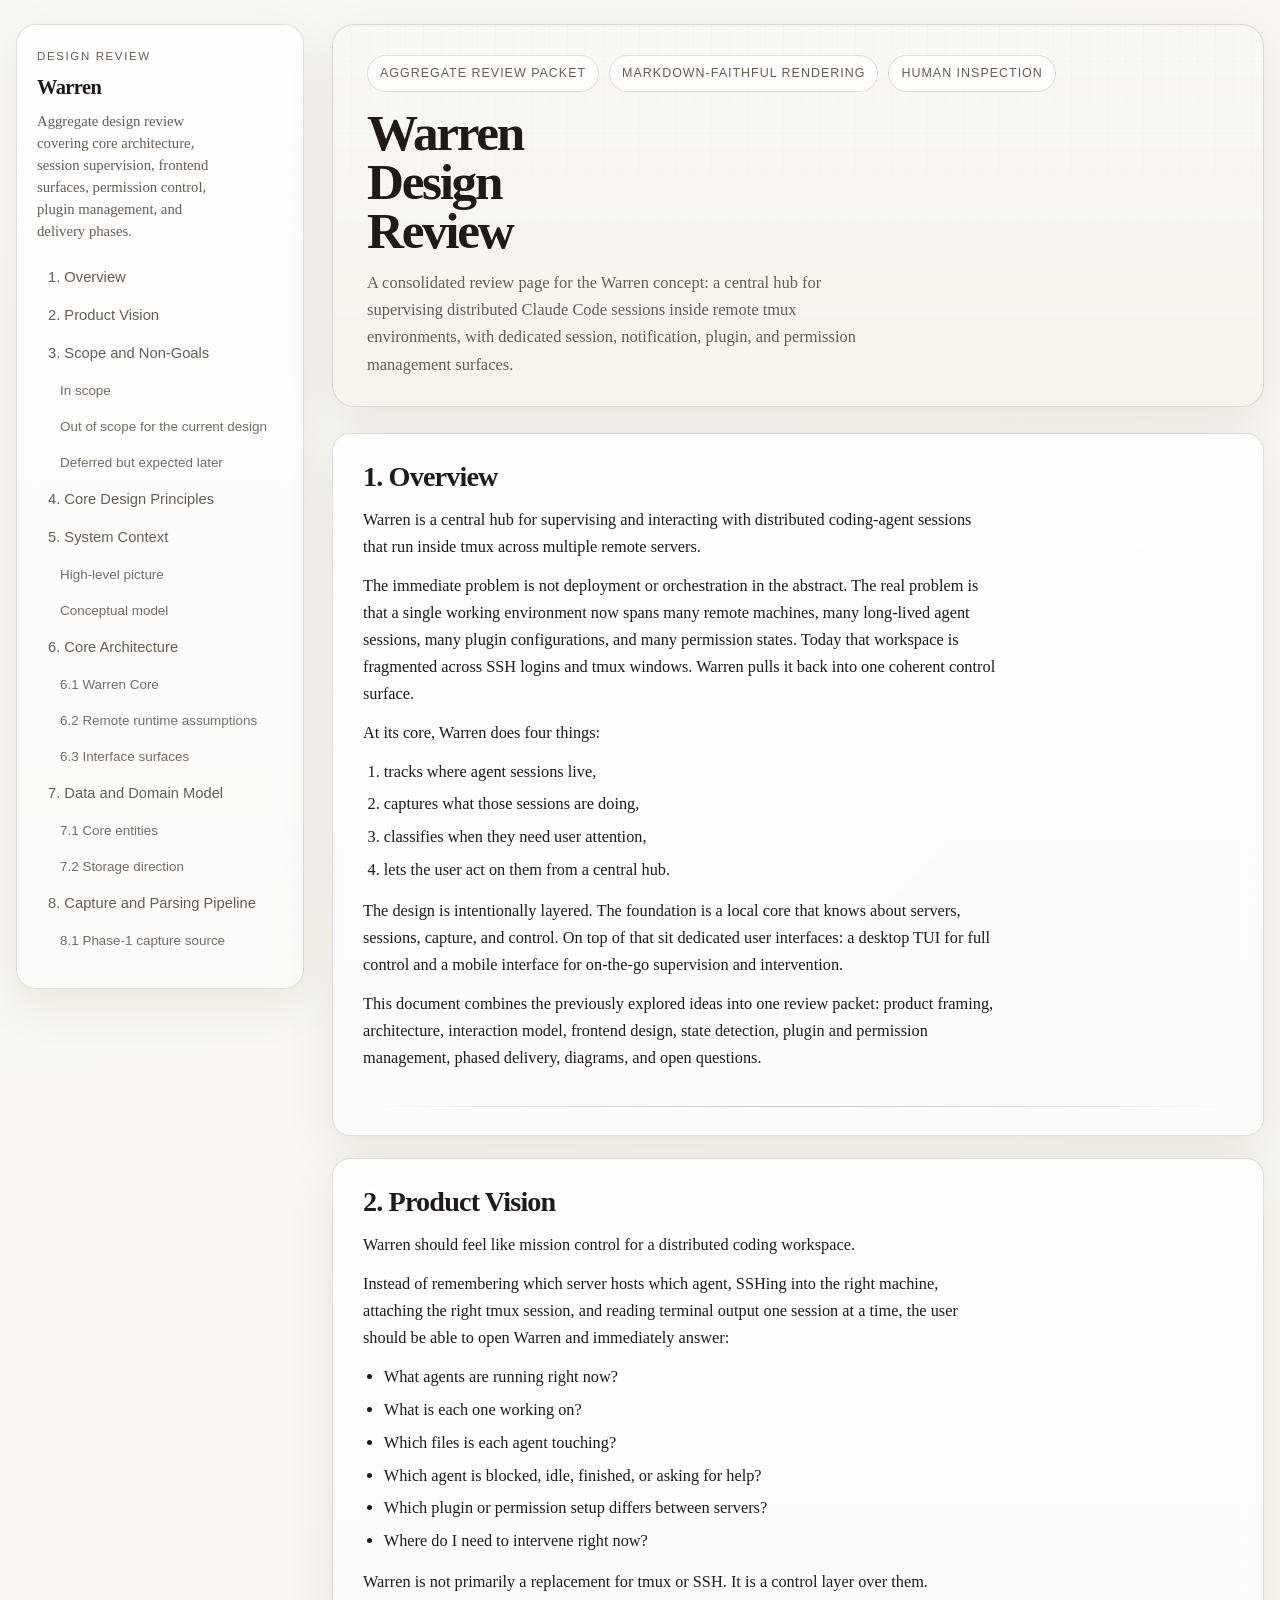
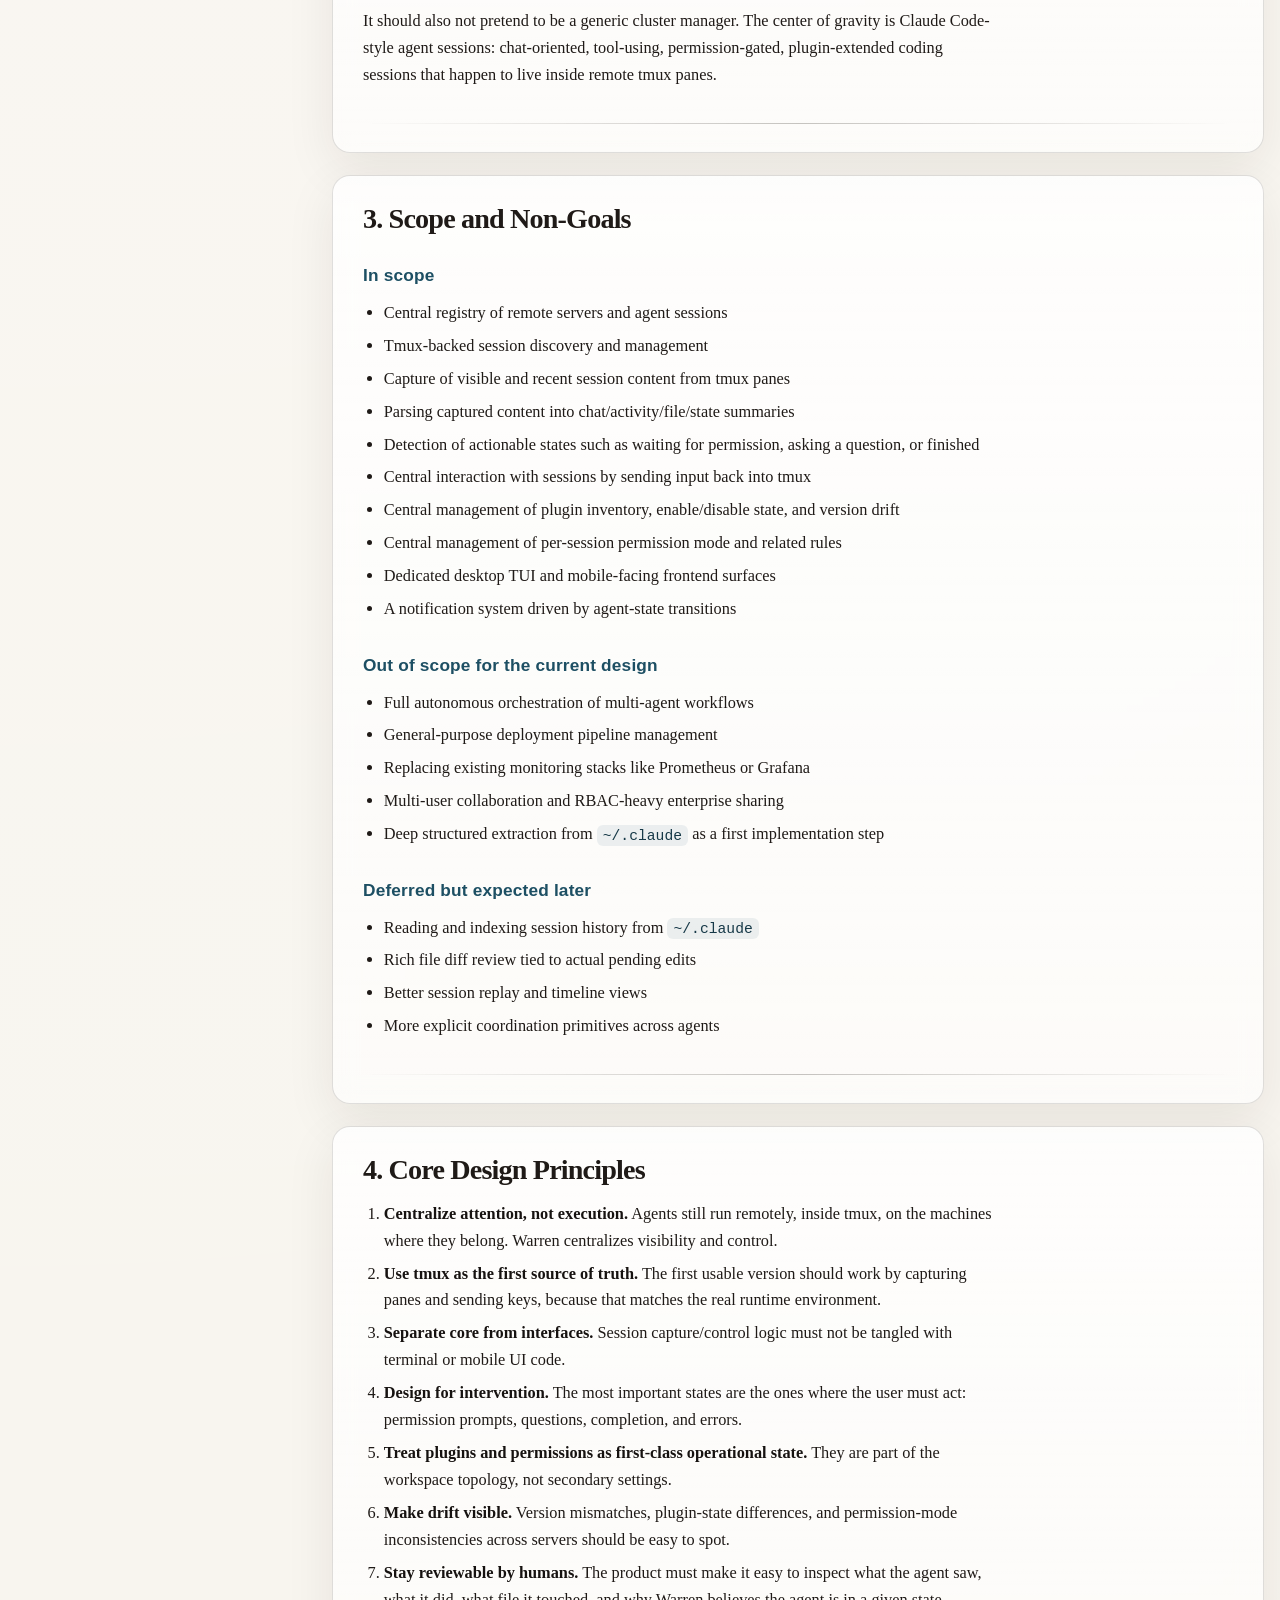
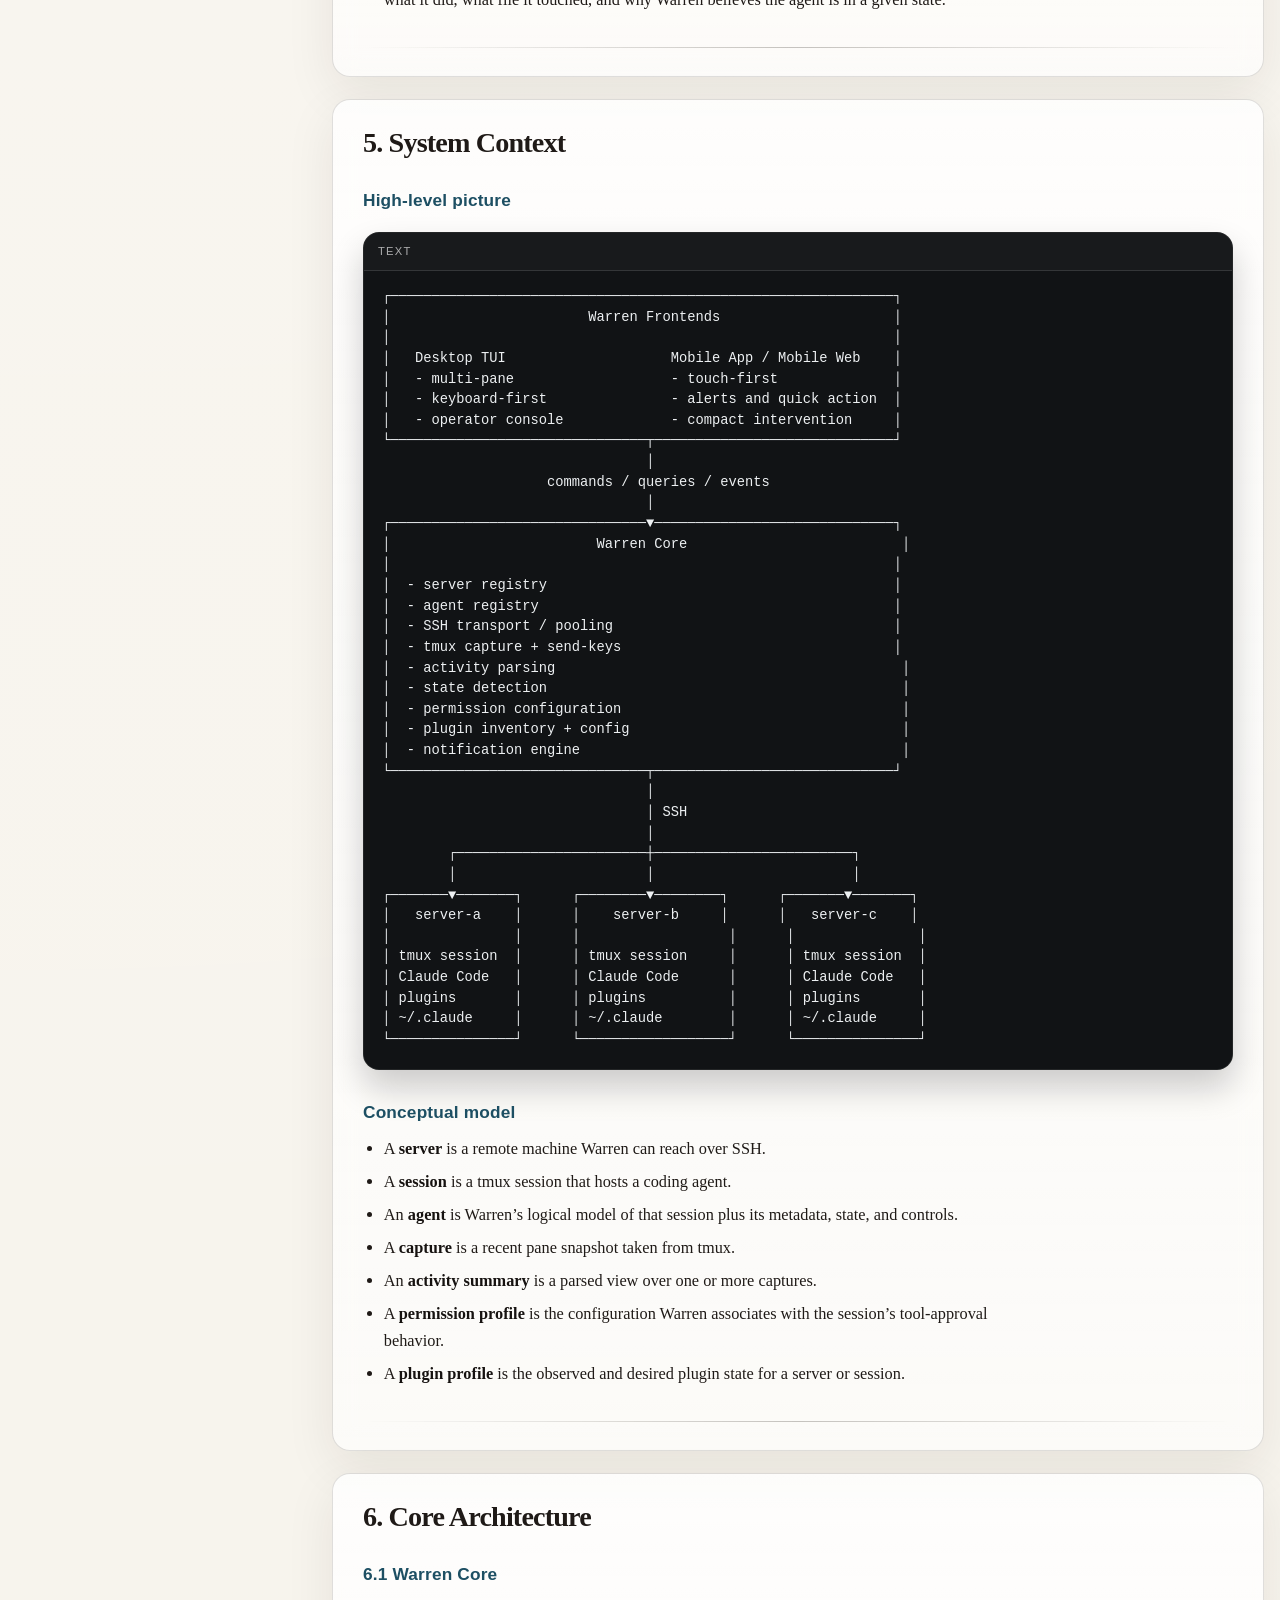
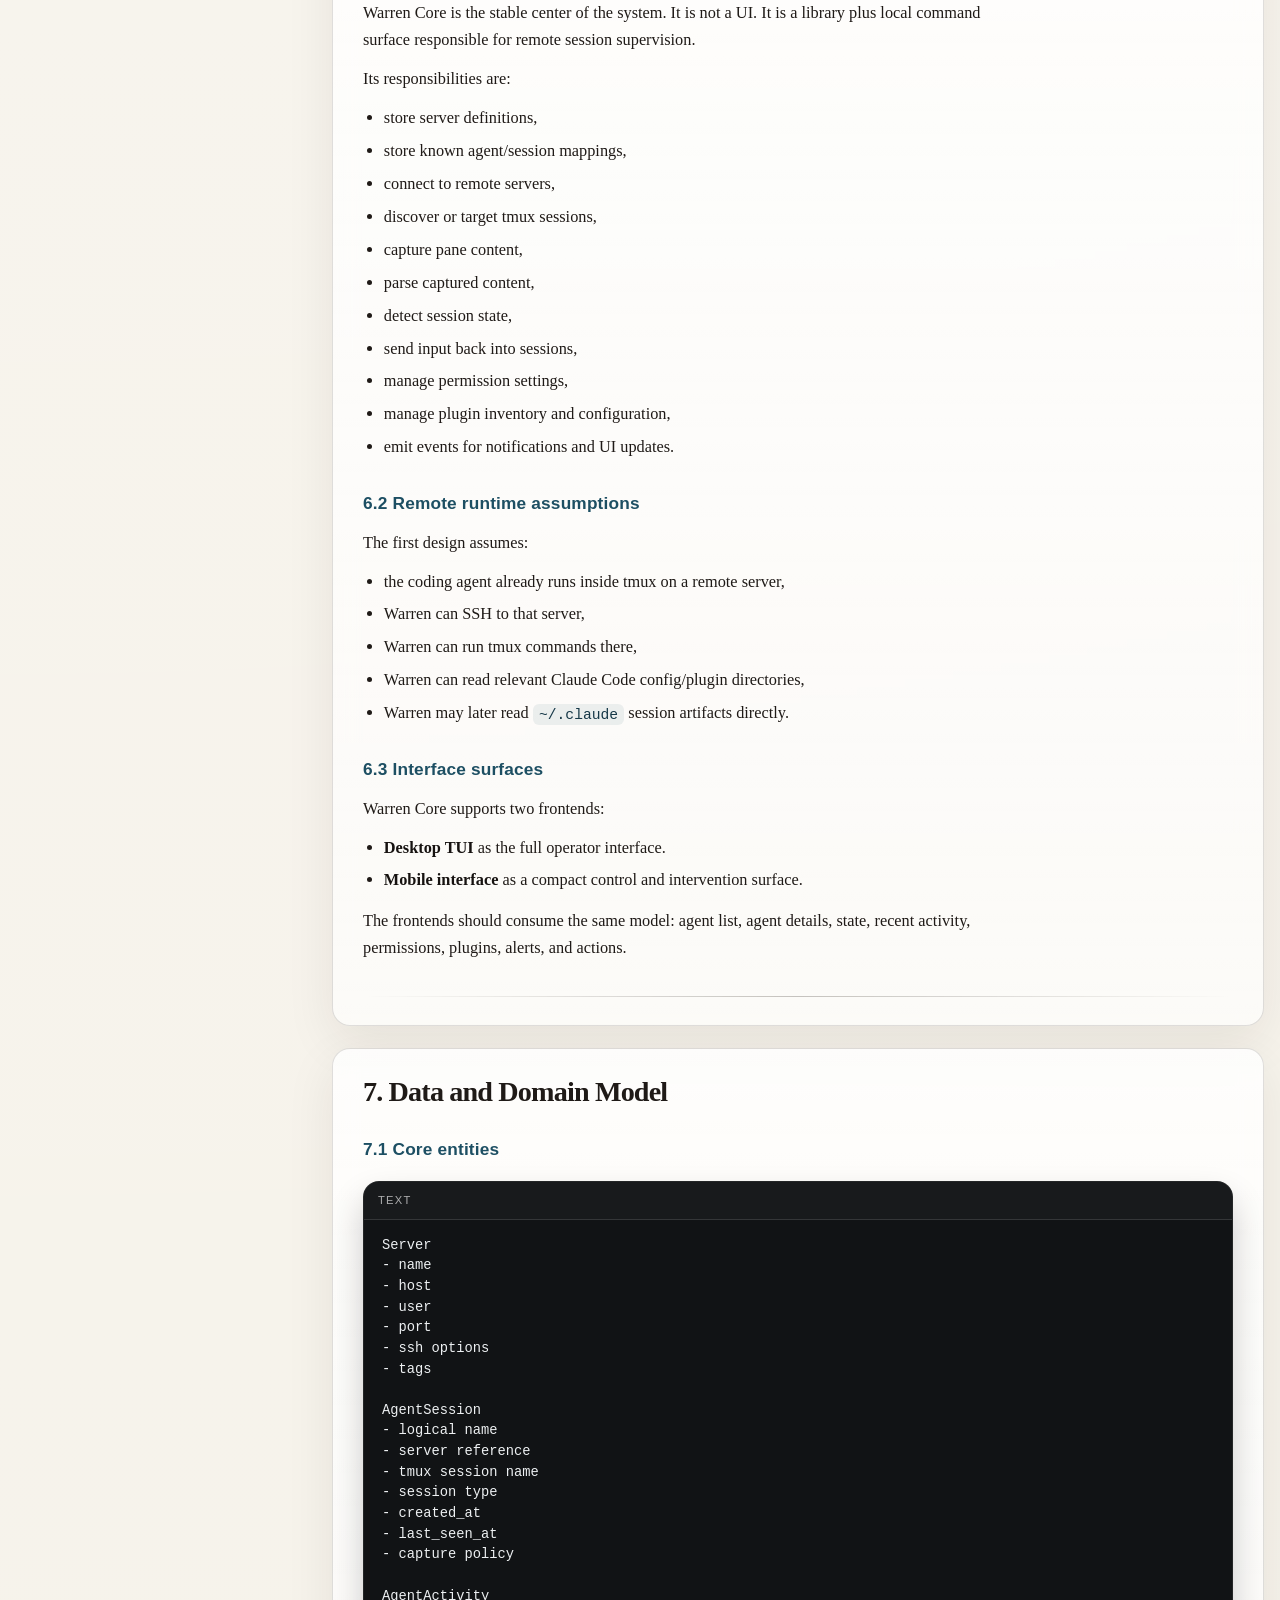
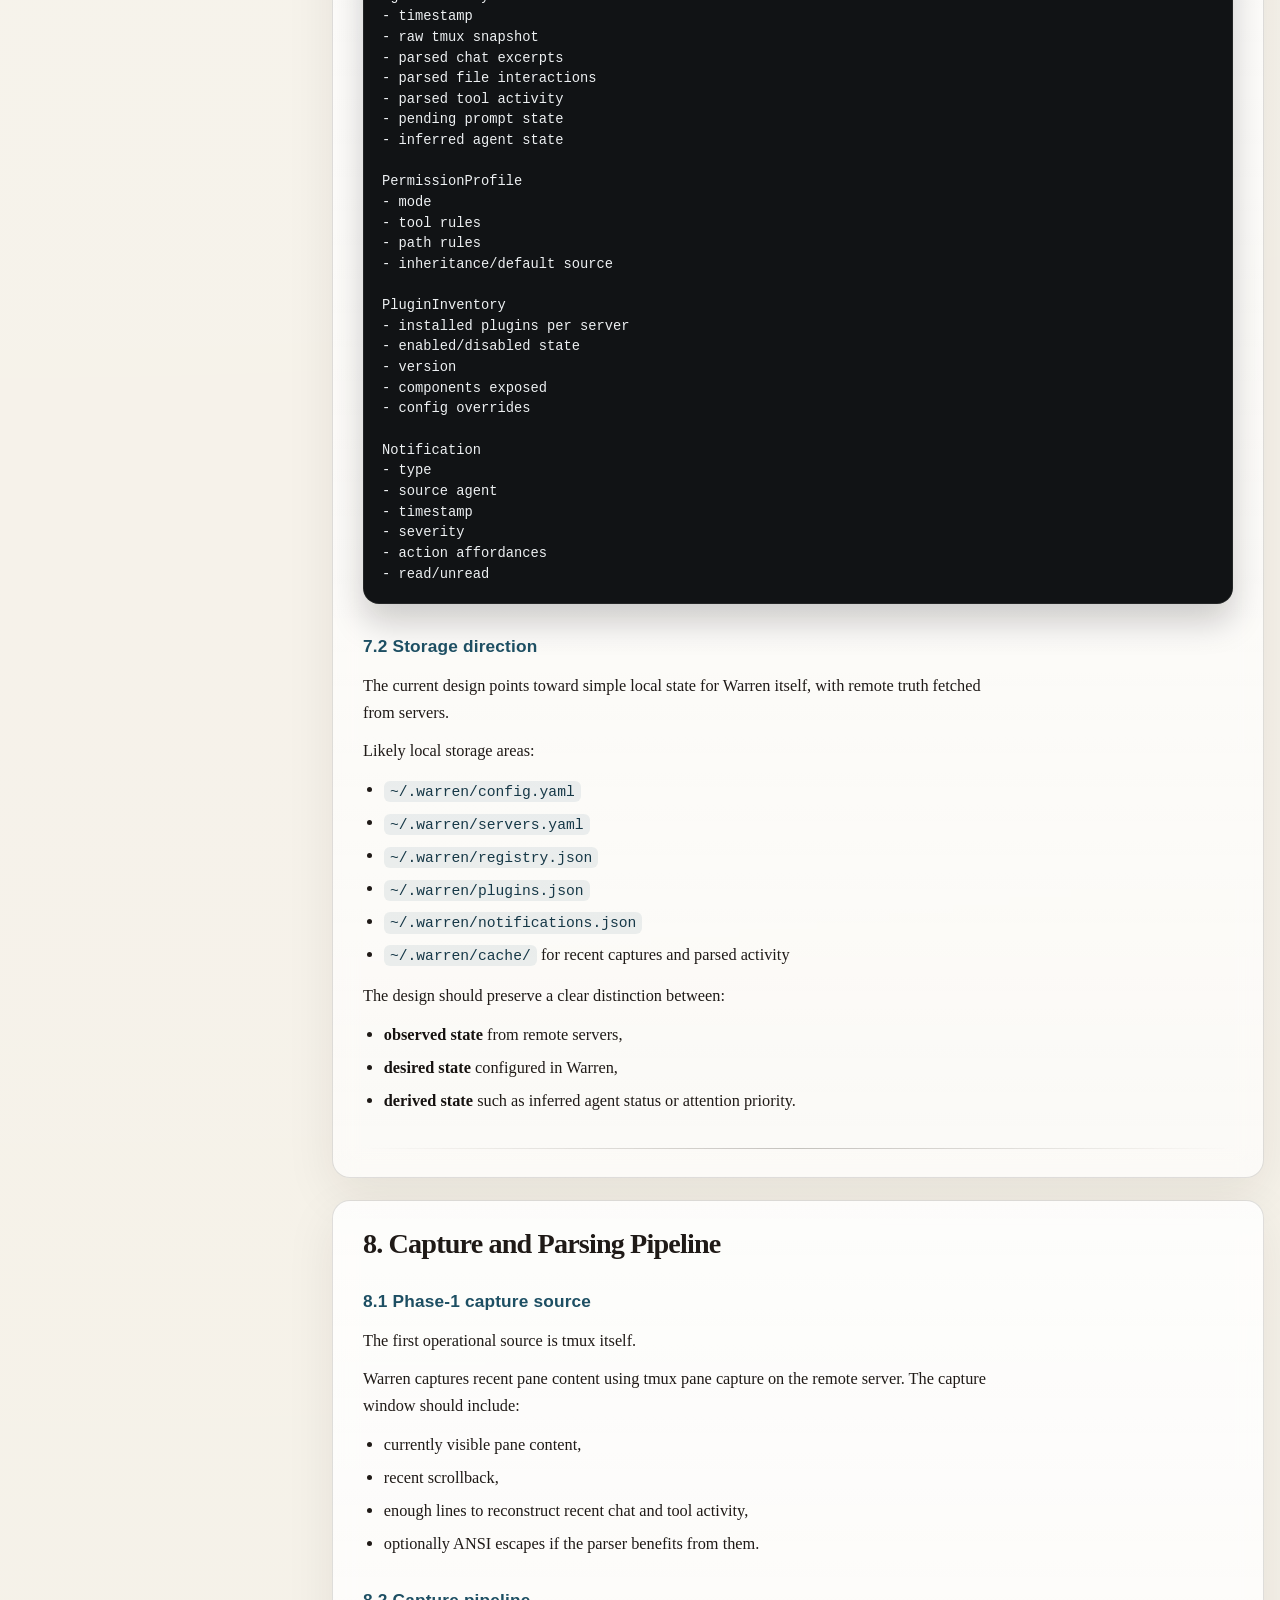
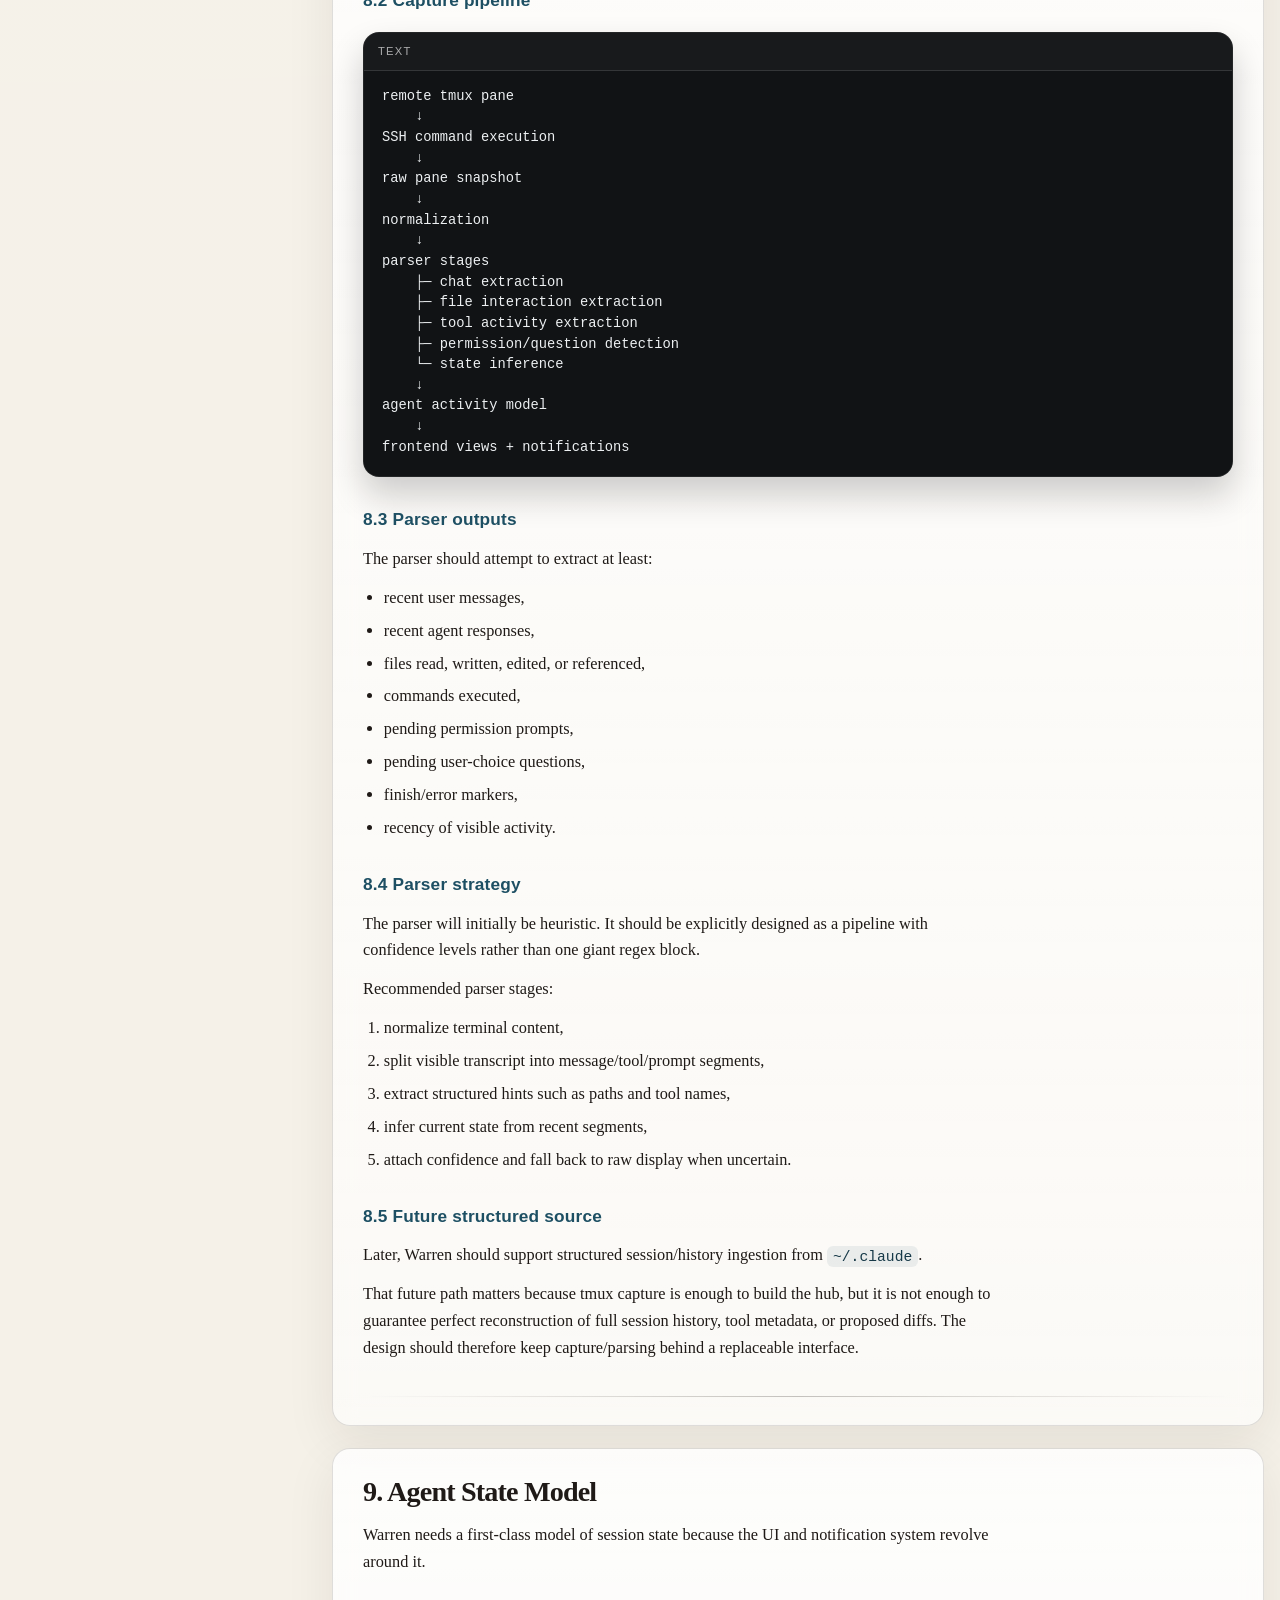
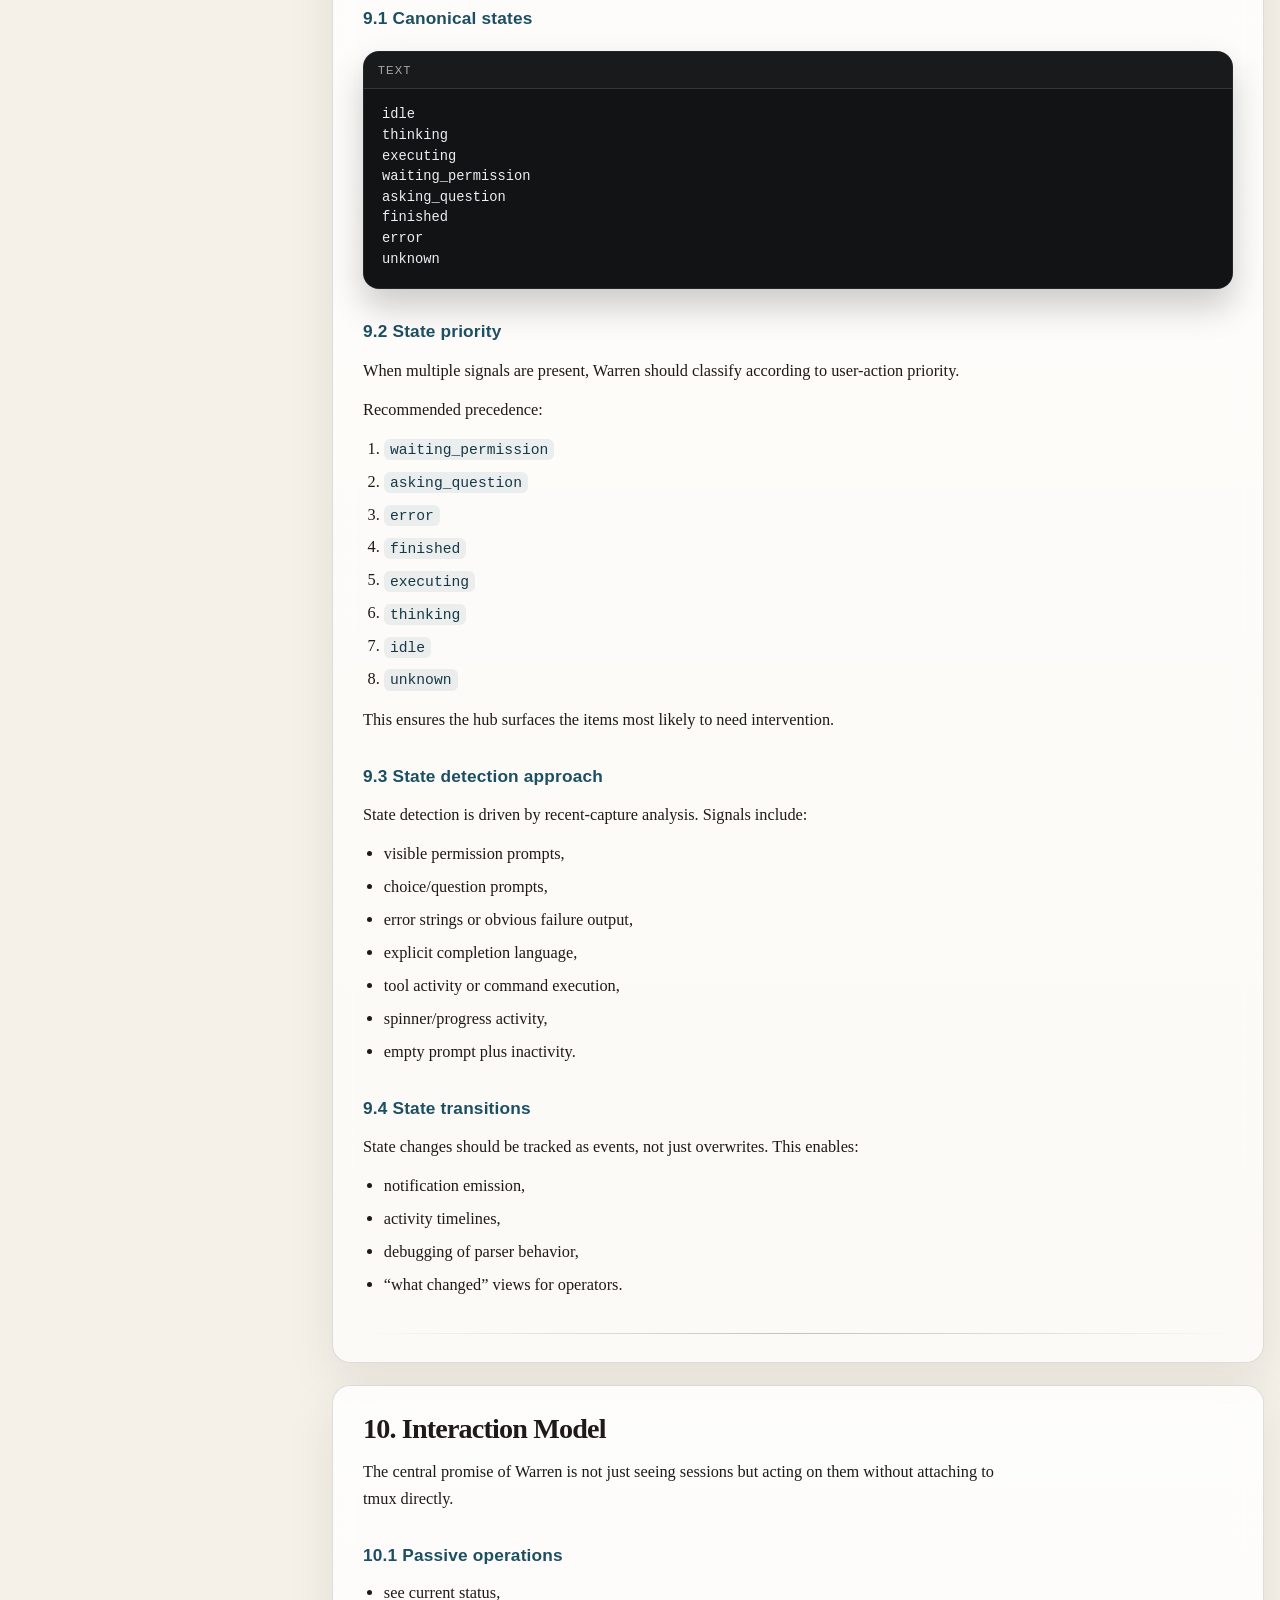
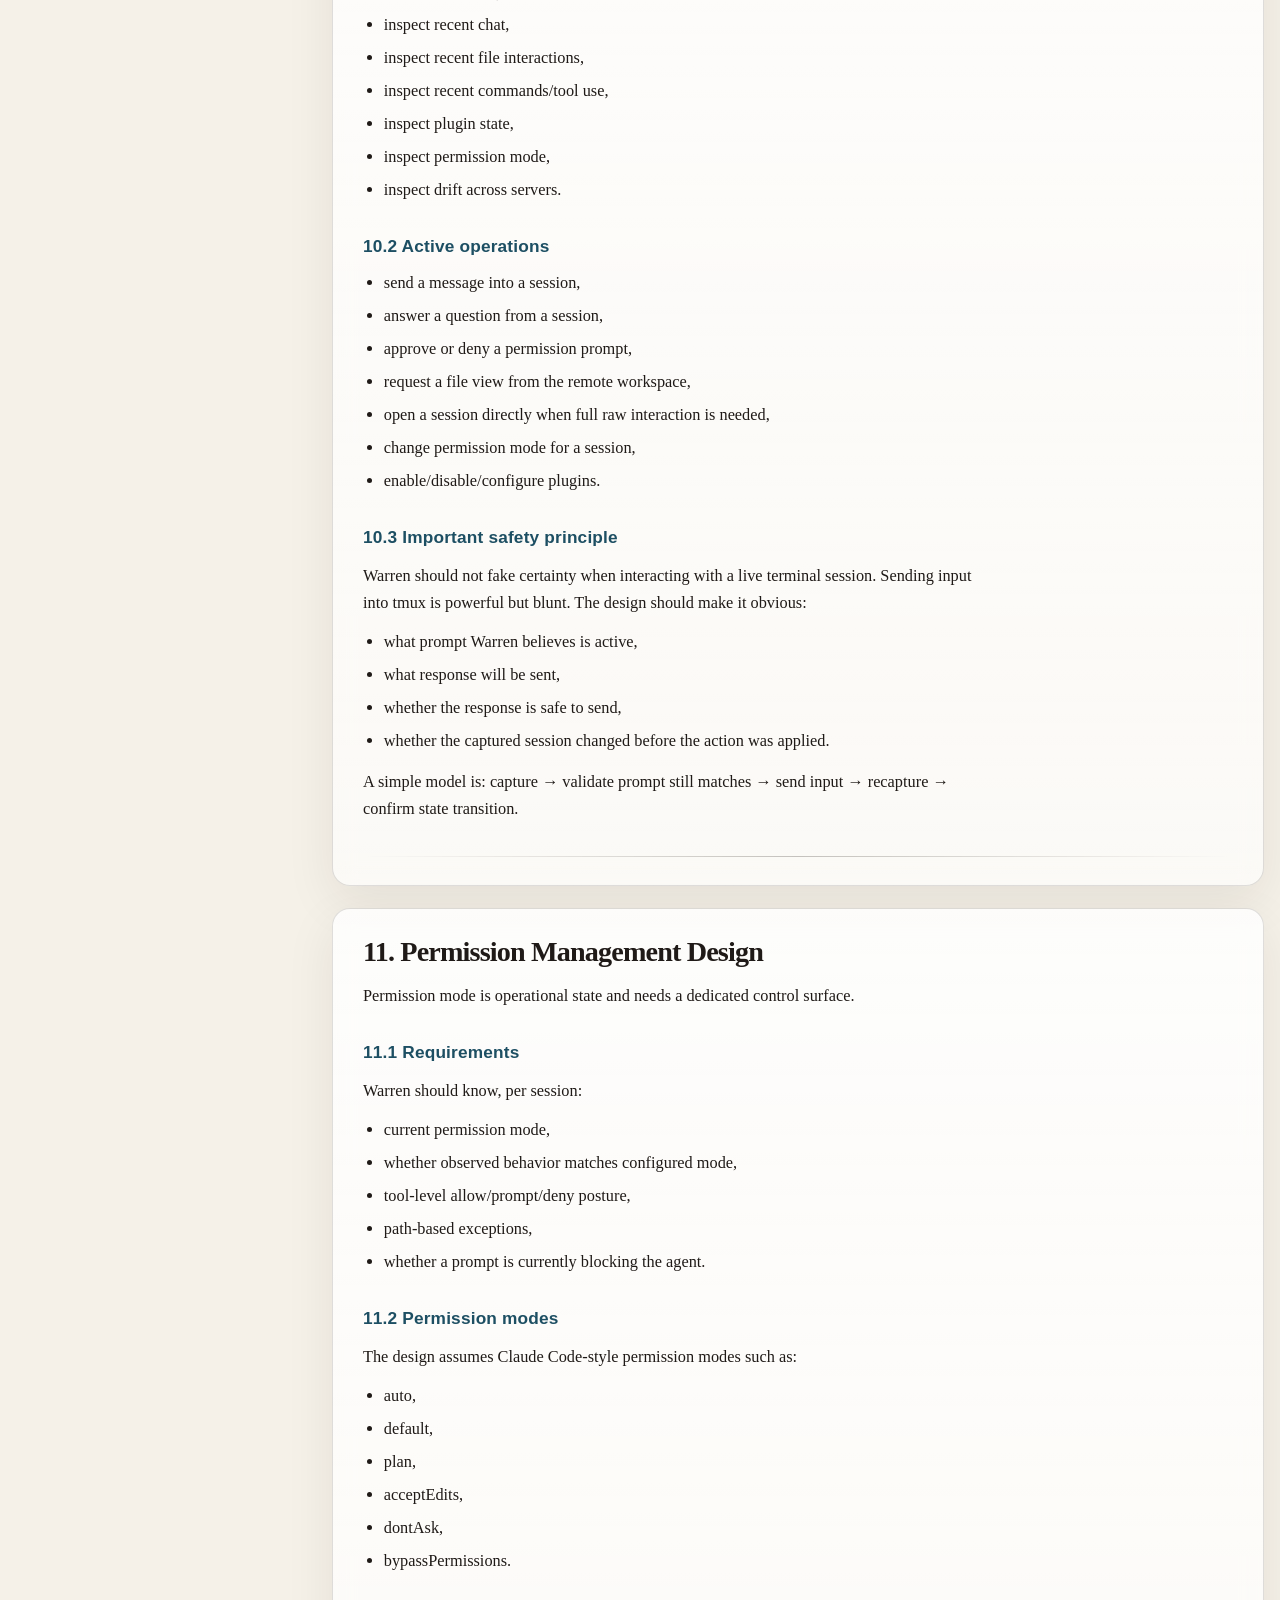
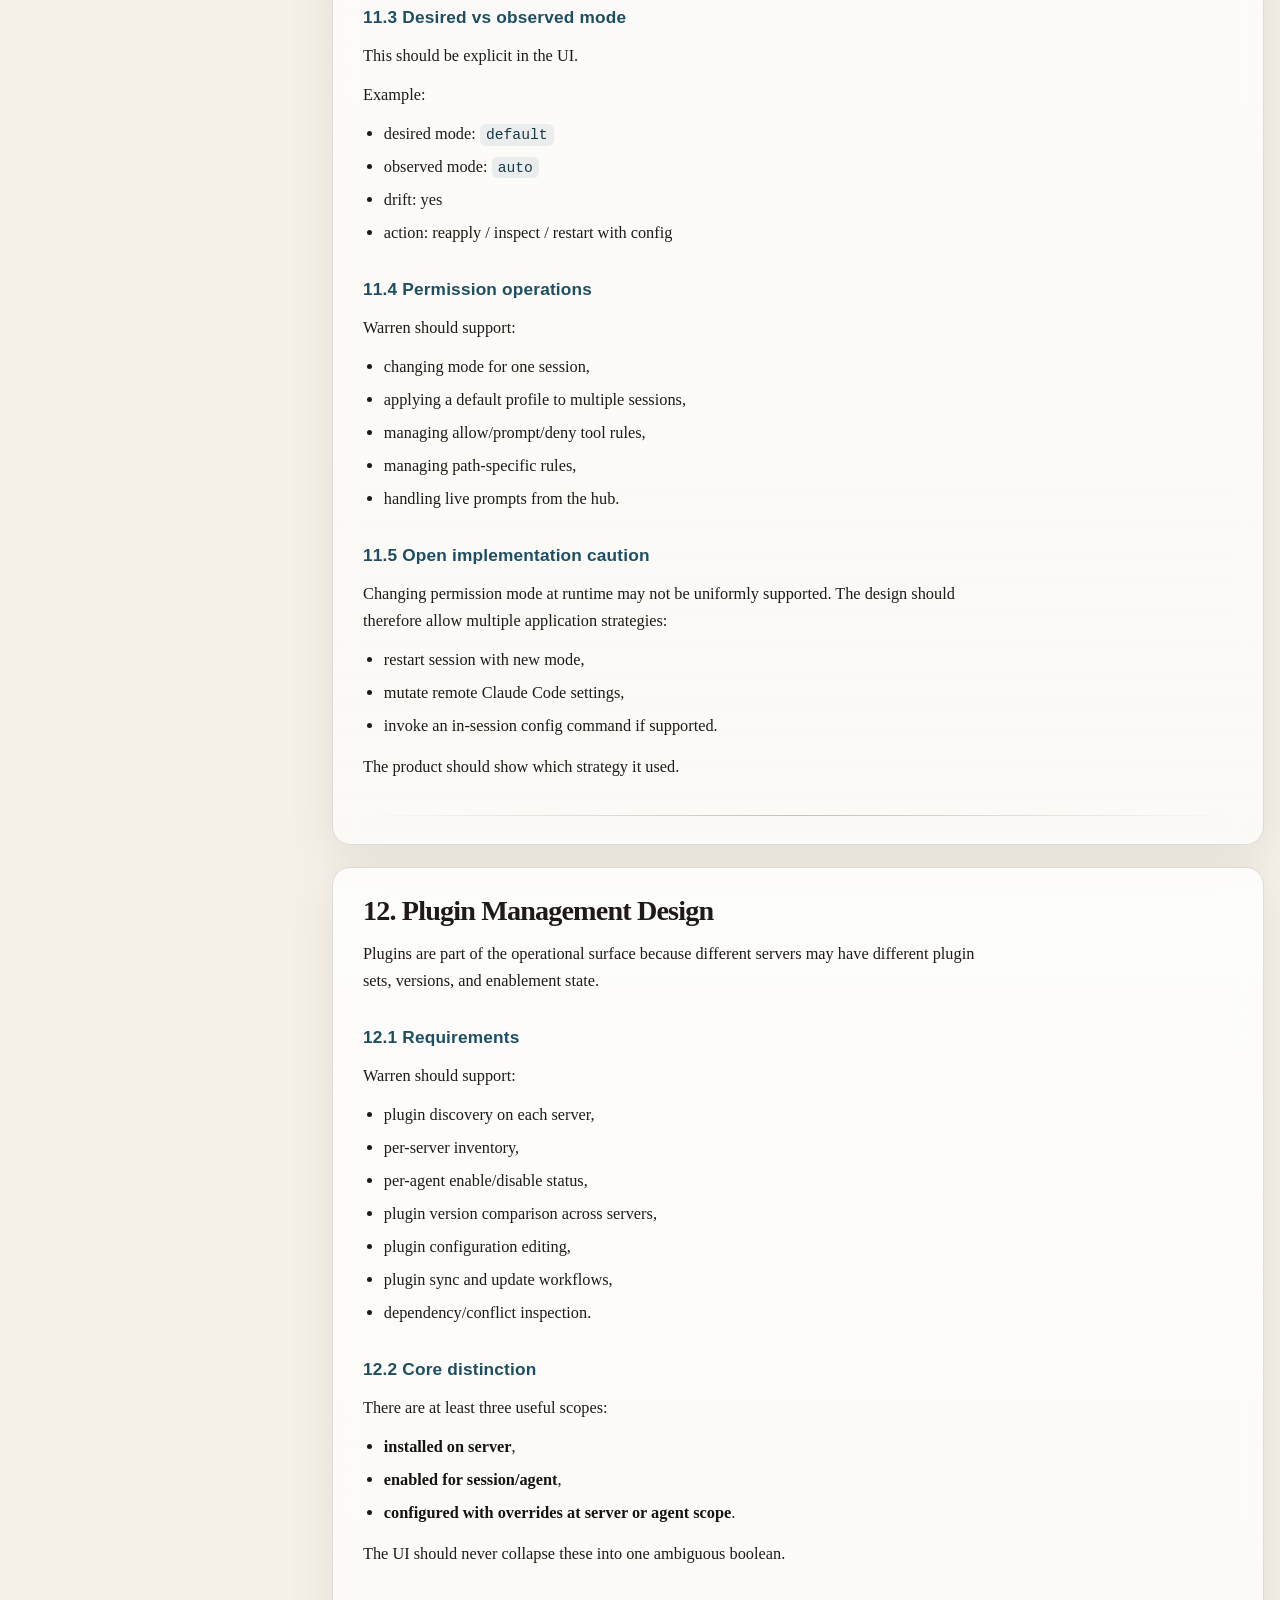
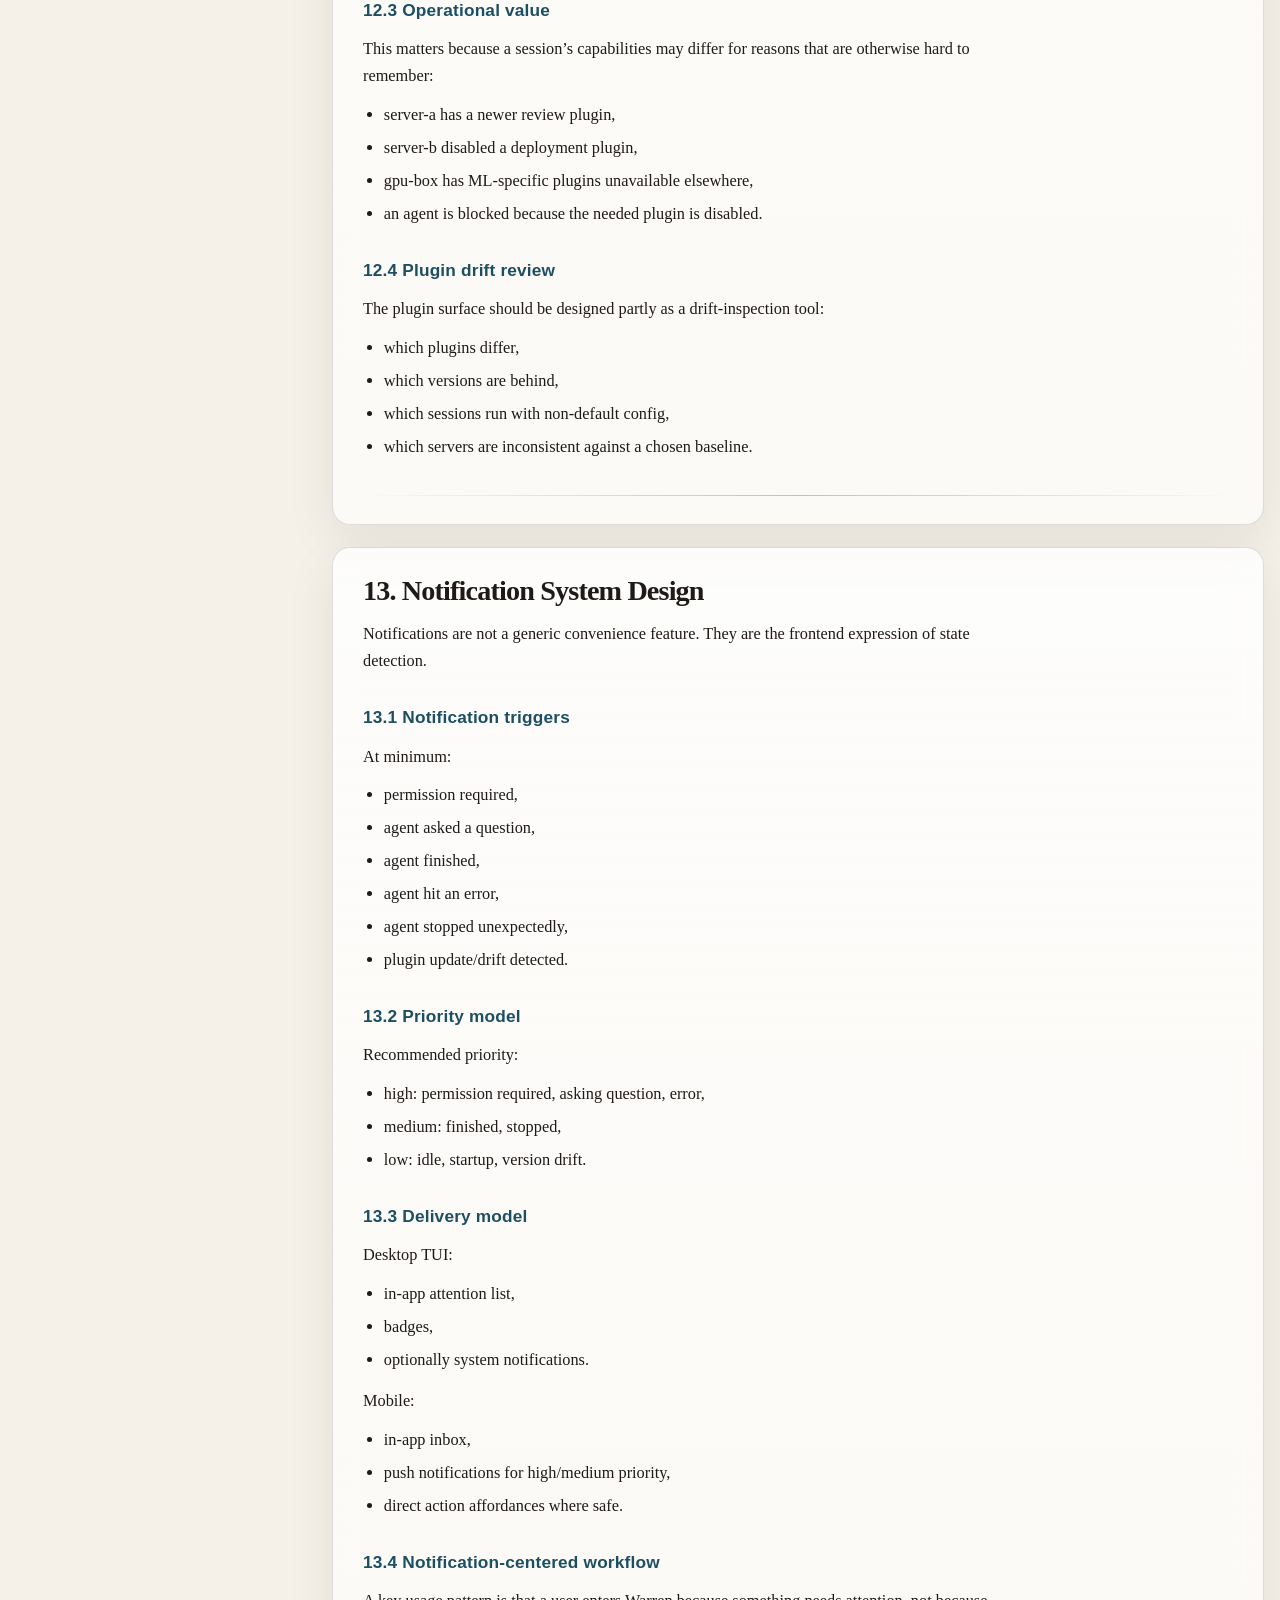
<file: docs/draft/aggregate-design-review.html>
<!DOCTYPE html>
<html lang="en">
<head>
  <meta charset="UTF-8" />
  <meta name="viewport" content="width=device-width, initial-scale=1.0" />
  <title>Warren — Aggregate Design Review</title>
  <style>
    :root {
      --paper: #f5f1e8;
      --paper-strong: #efe8dc;
      --card: rgba(255, 255, 255, 0.62);
      --card-strong: rgba(255, 255, 255, 0.82);
      --line: rgba(39, 32, 24, 0.14);
      --line-strong: rgba(39, 32, 24, 0.26);
      --ink: #1f1a17;
      --muted: #655d56;
      --accent: #1d4f63;
      --accent-soft: rgba(29, 79, 99, 0.09);
      --code-bg: #111315;
      --code-fg: #edf0f2;
      --code-line: rgba(255, 255, 255, 0.12);
      --shadow: 0 16px 50px rgba(41, 30, 18, 0.08);
      --radius: 18px;
      --radius-sm: 12px;
      --content: 78ch;
      --nav-w: 18rem;
    }

    * { box-sizing: border-box; }
    html { scroll-behavior: smooth; }
    body {
      margin: 0;
      color: var(--ink);
      background:
        radial-gradient(circle at top left, rgba(255,255,255,0.48), transparent 28%),
        radial-gradient(circle at bottom right, rgba(36,74,89,0.06), transparent 24%),
        var(--paper);
      font-family: Georgia, Cambria, "Times New Roman", Times, serif;
      line-height: 1.65;
      -webkit-font-smoothing: antialiased;
      text-rendering: optimizeLegibility;
    }

    .shell {
      width: min(1500px, calc(100vw - 32px));
      margin: 0 auto;
      padding: 24px 0 56px;
    }

    .frame {
      display: grid;
      grid-template-columns: minmax(250px, var(--nav-w)) minmax(0, 1fr);
      gap: 28px;
      align-items: start;
    }

    .sidebar {
      position: sticky;
      top: 20px;
      align-self: start;
      padding: 22px 20px 18px;
      border: 1px solid var(--line);
      background: linear-gradient(to bottom, var(--card-strong), rgba(255,255,255,0.5));
      border-radius: calc(var(--radius) + 2px);
      box-shadow: var(--shadow);
      backdrop-filter: blur(12px);
    }

    .sidebar .eyebrow {
      font-size: 0.72rem;
      letter-spacing: 0.14em;
      text-transform: uppercase;
      color: var(--muted);
      margin-bottom: 10px;
      font-family: "Segoe UI", "Helvetica Neue", Arial, sans-serif;
    }

    .sidebar h2 {
      margin: 0 0 10px;
      font-size: 1.28rem;
      line-height: 1.15;
      font-weight: 700;
    }

    .sidebar .meta {
      margin: 0 0 18px;
      font-size: 0.92rem;
      color: var(--muted);
      line-height: 1.5;
      max-width: 26ch;
    }

    .toc {
      display: flex;
      flex-direction: column;
      gap: 2px;
      max-height: calc(100vh - 190px);
      overflow: auto;
      padding-right: 4px;
    }

    .toc a {
      display: block;
      text-decoration: none;
      color: var(--muted);
      font-size: 0.92rem;
      line-height: 1.35;
      padding: 7px 10px;
      border-radius: 10px;
      border: 1px solid transparent;
      transition: 140ms ease;
      font-family: "Segoe UI", "Helvetica Neue", Arial, sans-serif;
    }

    .toc a:hover,
    .toc a.active {
      color: var(--ink);
      background: var(--accent-soft);
      border-color: rgba(29, 79, 99, 0.16);
    }

    .toc a.level-3 {
      font-size: 0.84rem;
      padding-left: 22px;
      color: #746c66;
    }

    .content {
      min-width: 0;
    }

    .hero {
      border: 1px solid var(--line);
      border-radius: calc(var(--radius) + 4px);
      background:
        linear-gradient(180deg, rgba(255,255,255,0.7), rgba(255,255,255,0.48)),
        var(--paper-strong);
      box-shadow: var(--shadow);
      padding: 30px 34px 28px;
      margin-bottom: 26px;
      position: relative;
      overflow: hidden;
    }

    .hero::after {
      content: "";
      position: absolute;
      inset: 0;
      background-image: linear-gradient(rgba(28, 36, 41, 0.03) 1px, transparent 1px), linear-gradient(90deg, rgba(28, 36, 41, 0.03) 1px, transparent 1px);
      background-size: 18px 18px;
      mask-image: linear-gradient(to bottom, rgba(0,0,0,0.45), transparent 68%);
      pointer-events: none;
    }

    .hero-top {
      display: flex;
      flex-wrap: wrap;
      gap: 10px;
      align-items: center;
      margin-bottom: 16px;
      position: relative;
      z-index: 1;
    }

    .pill {
      display: inline-flex;
      align-items: center;
      gap: 8px;
      padding: 7px 12px;
      border-radius: 999px;
      border: 1px solid var(--line);
      background: rgba(255,255,255,0.7);
      font-size: 0.78rem;
      letter-spacing: 0.08em;
      text-transform: uppercase;
      color: var(--muted);
      font-family: "Segoe UI", "Helvetica Neue", Arial, sans-serif;
    }

    .hero h1 {
      position: relative;
      z-index: 1;
      margin: 0 0 14px;
      font-size: clamp(2.2rem, 4vw, 4.1rem);
      line-height: 0.96;
      letter-spacing: -0.045em;
      font-weight: 700;
      max-width: 11ch;
    }

    .hero p {
      position: relative;
      z-index: 1;
      margin: 0;
      max-width: 64ch;
      color: var(--muted);
      font-size: 1.03rem;
    }

    article {
      min-width: 0;
    }

    .section-card {
      border: 1px solid var(--line);
      border-radius: var(--radius);
      background: linear-gradient(to bottom, var(--card-strong), var(--card));
      box-shadow: var(--shadow);
      padding: 28px 30px;
      margin-bottom: 22px;
      backdrop-filter: blur(12px);
    }

    .section-card > *:first-child { margin-top: 0; }
    .section-card > *:last-child { margin-bottom: 0; }

    h2 {
      margin: 0 0 16px;
      font-size: clamp(1.55rem, 2.2vw, 2.1rem);
      line-height: 1.05;
      letter-spacing: -0.03em;
      scroll-margin-top: 28px;
    }

    h3 {
      margin: 28px 0 10px;
      font-size: 1.08rem;
      font-family: "Segoe UI", "Helvetica Neue", Arial, sans-serif;
      text-transform: none;
      letter-spacing: 0.01em;
      color: var(--accent);
    }

    p, li {
      font-size: 1.02rem;
    }

    p {
      margin: 12px 0;
      max-width: var(--content);
    }

    ul, ol {
      margin: 10px 0 14px 1.3rem;
      padding: 0;
      max-width: var(--content);
    }

    li + li { margin-top: 6px; }

    strong {
      color: #161210;
      font-weight: 700;
    }

    hr {
      border: 0;
      height: 1px;
      background: linear-gradient(to right, transparent, var(--line-strong), transparent);
      margin: 34px 0;
    }

    code {
      font-family: "SFMono-Regular", Menlo, Consolas, "Liberation Mono", monospace;
      font-size: 0.9em;
      padding: 0.16rem 0.38rem;
      border-radius: 6px;
      background: rgba(29, 79, 99, 0.08);
      color: #163847;
    }

    .code-figure {
      margin: 18px 0 20px;
      border: 1px solid rgba(255,255,255,0.08);
      border-radius: 16px;
      overflow: hidden;
      background: var(--code-bg);
      box-shadow: 0 18px 34px rgba(10, 12, 15, 0.2);
    }

    .code-meta {
      display: flex;
      justify-content: space-between;
      align-items: center;
      padding: 9px 14px;
      border-bottom: 1px solid var(--code-line);
      background: rgba(255,255,255,0.03);
      color: rgba(255,255,255,0.64);
      font-family: "Segoe UI", "Helvetica Neue", Arial, sans-serif;
      text-transform: uppercase;
      letter-spacing: 0.11em;
      font-size: 0.7rem;
    }

    pre {
      margin: 0;
      padding: 16px 18px 18px;
      overflow: auto;
      color: var(--code-fg);
      font-size: 0.86rem;
      line-height: 1.5;
      font-family: "SFMono-Regular", Menlo, Consolas, "Liberation Mono", monospace;
      background: var(--code-bg);
      tab-size: 2;
      white-space: pre;
    }

    pre code {
      background: transparent;
      color: inherit;
      padding: 0;
      border-radius: 0;
      font-size: inherit;
    }

    .lead-list {
      margin-top: 10px;
    }

    .footer-note {
      margin-top: 10px;
      color: var(--muted);
      font-size: 0.93rem;
      font-family: "Segoe UI", "Helvetica Neue", Arial, sans-serif;
    }

    .mobile-toc {
      display: none;
      margin-bottom: 18px;
      border: 1px solid var(--line);
      background: rgba(255,255,255,0.74);
      border-radius: 14px;
      padding: 12px 14px;
    }

    .mobile-toc summary {
      cursor: pointer;
      font-family: "Segoe UI", "Helvetica Neue", Arial, sans-serif;
      color: var(--ink);
      font-weight: 600;
    }

    .mobile-toc nav {
      margin-top: 10px;
      display: flex;
      flex-direction: column;
      gap: 6px;
    }

    .mobile-toc a {
      color: var(--muted);
      text-decoration: none;
      font-family: "Segoe UI", "Helvetica Neue", Arial, sans-serif;
      font-size: 0.94rem;
    }

    @media (max-width: 1080px) {
      .frame {
        grid-template-columns: 1fr;
      }

      .sidebar {
        display: none;
      }

      .mobile-toc {
        display: block;
      }

      .shell {
        width: min(980px, calc(100vw - 24px));
      }
    }

    @media (max-width: 720px) {
      .shell {
        width: calc(100vw - 18px);
        padding-top: 10px;
      }

      .hero,
      .section-card {
        padding: 22px 18px;
        border-radius: 16px;
      }

      .hero h1 {
        max-width: none;
      }

      p, li {
        font-size: 0.98rem;
      }

      pre {
        font-size: 0.78rem;
        padding: 14px;
      }
    }
  </style>
</head>
<body>
  <div class="shell">
    <div class="frame">
      <aside class="sidebar" aria-label="Table of contents sidebar">
        <div class="eyebrow">Design review</div>
        <h2>Warren</h2>
        <p class="meta">Aggregate design review covering core architecture, session supervision, frontend surfaces, permission control, plugin management, and delivery phases.</p>
        <nav class="toc" id="toc"></nav>
      </aside>

      <main class="content">
        <details class="mobile-toc">
          <summary>Contents</summary>
          <nav id="mobile-toc"></nav>
        </details>

        <header class="hero">
          <div class="hero-top">
            <span class="pill">Aggregate review packet</span>
            <span class="pill">Markdown-faithful rendering</span>
            <span class="pill">Human inspection</span>
          </div>
          <h1>Warren Design Review</h1>
          <p>
            A consolidated review page for the Warren concept: a central hub for supervising distributed Claude Code sessions inside remote tmux environments, with dedicated session, notification, plugin, and permission management surfaces.
          </p>
        </header>

        <article id="rendered"></article>
        <p class="footer-note">Source: <code>AGGREGATE-DESIGN-REVIEW.md</code></p>
      </main>
    </div>
  </div>

  <script id="source" type="text/plain"># Warren — Aggregate Design Review

## 1. Overview

Warren is a central hub for supervising and interacting with distributed coding-agent sessions that run inside tmux across multiple remote servers.

The immediate problem is not deployment or orchestration in the abstract. The real problem is that a single working environment now spans many remote machines, many long-lived agent sessions, many plugin configurations, and many permission states. Today that workspace is fragmented across SSH logins and tmux windows. Warren pulls it back into one coherent control surface.

At its core, Warren does four things:

1. tracks where agent sessions live,
2. captures what those sessions are doing,
3. classifies when they need user attention,
4. lets the user act on them from a central hub.

The design is intentionally layered. The foundation is a local core that knows about servers, sessions, capture, and control. On top of that sit dedicated user interfaces: a desktop TUI for full control and a mobile interface for on-the-go supervision and intervention.

This document combines the previously explored ideas into one review packet: product framing, architecture, interaction model, frontend design, state detection, plugin and permission management, phased delivery, diagrams, and open questions.

---

## 2. Product Vision

Warren should feel like mission control for a distributed coding workspace.

Instead of remembering which server hosts which agent, SSHing into the right machine, attaching the right tmux session, and reading terminal output one session at a time, the user should be able to open Warren and immediately answer:

- What agents are running right now?
- What is each one working on?
- Which files is each agent touching?
- Which agent is blocked, idle, finished, or asking for help?
- Which plugin or permission setup differs between servers?
- Where do I need to intervene right now?

Warren is not primarily a replacement for tmux or SSH. It is a control layer over them.

It should also not pretend to be a generic cluster manager. The center of gravity is Claude Code-style agent sessions: chat-oriented, tool-using, permission-gated, plugin-extended coding sessions that happen to live inside remote tmux panes.

---

## 3. Scope and Non-Goals

### In scope

- Central registry of remote servers and agent sessions
- Tmux-backed session discovery and management
- Capture of visible and recent session content from tmux panes
- Parsing captured content into chat/activity/file/state summaries
- Detection of actionable states such as waiting for permission, asking a question, or finished
- Central interaction with sessions by sending input back into tmux
- Central management of plugin inventory, enable/disable state, and version drift
- Central management of per-session permission mode and related rules
- Dedicated desktop TUI and mobile-facing frontend surfaces
- A notification system driven by agent-state transitions

### Out of scope for the current design

- Full autonomous orchestration of multi-agent workflows
- General-purpose deployment pipeline management
- Replacing existing monitoring stacks like Prometheus or Grafana
- Multi-user collaboration and RBAC-heavy enterprise sharing
- Deep structured extraction from `~/.claude` as a first implementation step

### Deferred but expected later

- Reading and indexing session history from `~/.claude`
- Rich file diff review tied to actual pending edits
- Better session replay and timeline views
- More explicit coordination primitives across agents

---

## 4. Core Design Principles

1. **Centralize attention, not execution.** Agents still run remotely, inside tmux, on the machines where they belong. Warren centralizes visibility and control.
2. **Use tmux as the first source of truth.** The first usable version should work by capturing panes and sending keys, because that matches the real runtime environment.
3. **Separate core from interfaces.** Session capture/control logic must not be tangled with terminal or mobile UI code.
4. **Design for intervention.** The most important states are the ones where the user must act: permission prompts, questions, completion, and errors.
5. **Treat plugins and permissions as first-class operational state.** They are part of the workspace topology, not secondary settings.
6. **Make drift visible.** Version mismatches, plugin-state differences, and permission-mode inconsistencies across servers should be easy to spot.
7. **Stay reviewable by humans.** The product must make it easy to inspect what the agent saw, what it did, what file it touched, and why Warren believes the agent is in a given state.

---

## 5. System Context

### High-level picture

```text
┌─────────────────────────────────────────────────────────────┐
│                        Warren Frontends                     │
│                                                             │
│   Desktop TUI                    Mobile App / Mobile Web    │
│   - multi-pane                   - touch-first              │
│   - keyboard-first               - alerts and quick action  │
│   - operator console             - compact intervention     │
└───────────────────────────────┬─────────────────────────────┘
                                │
                    commands / queries / events
                                │
┌───────────────────────────────▼─────────────────────────────┐
│                         Warren Core                          │
│                                                             │
│  - server registry                                          │
│  - agent registry                                           │
│  - SSH transport / pooling                                  │
│  - tmux capture + send-keys                                 │
│  - activity parsing                                          │
│  - state detection                                           │
│  - permission configuration                                  │
│  - plugin inventory + config                                 │
│  - notification engine                                       │
└───────────────────────────────┬─────────────────────────────┘
                                │
                                │ SSH
                                │
        ┌───────────────────────┼────────────────────────┐
        │                       │                        │
┌───────▼───────┐      ┌────────▼────────┐      ┌───────▼───────┐
│   server-a    │      │    server-b     │      │   server-c    │
│               │      │                  │      │               │
│ tmux session  │      │ tmux session     │      │ tmux session  │
│ Claude Code   │      │ Claude Code      │      │ Claude Code   │
│ plugins       │      │ plugins          │      │ plugins       │
│ ~/.claude     │      │ ~/.claude        │      │ ~/.claude     │
└───────────────┘      └──────────────────┘      └───────────────┘
```

### Conceptual model

- A **server** is a remote machine Warren can reach over SSH.
- A **session** is a tmux session that hosts a coding agent.
- An **agent** is Warren’s logical model of that session plus its metadata, state, and controls.
- A **capture** is a recent pane snapshot taken from tmux.
- An **activity summary** is a parsed view over one or more captures.
- A **permission profile** is the configuration Warren associates with the session’s tool-approval behavior.
- A **plugin profile** is the observed and desired plugin state for a server or session.

---

## 6. Core Architecture

### 6.1 Warren Core

Warren Core is the stable center of the system. It is not a UI. It is a library plus local command surface responsible for remote session supervision.

Its responsibilities are:

- store server definitions,
- store known agent/session mappings,
- connect to remote servers,
- discover or target tmux sessions,
- capture pane content,
- parse captured content,
- detect session state,
- send input back into sessions,
- manage permission settings,
- manage plugin inventory and configuration,
- emit events for notifications and UI updates.

### 6.2 Remote runtime assumptions

The first design assumes:

- the coding agent already runs inside tmux on a remote server,
- Warren can SSH to that server,
- Warren can run tmux commands there,
- Warren can read relevant Claude Code config/plugin directories,
- Warren may later read `~/.claude` session artifacts directly.

### 6.3 Interface surfaces

Warren Core supports two frontends:

- **Desktop TUI** as the full operator interface.
- **Mobile interface** as a compact control and intervention surface.

The frontends should consume the same model: agent list, agent details, state, recent activity, permissions, plugins, alerts, and actions.

---

## 7. Data and Domain Model

### 7.1 Core entities

```text
Server
- name
- host
- user
- port
- ssh options
- tags

AgentSession
- logical name
- server reference
- tmux session name
- session type
- created_at
- last_seen_at
- capture policy

AgentActivity
- timestamp
- raw tmux snapshot
- parsed chat excerpts
- parsed file interactions
- parsed tool activity
- pending prompt state
- inferred agent state

PermissionProfile
- mode
- tool rules
- path rules
- inheritance/default source

PluginInventory
- installed plugins per server
- enabled/disabled state
- version
- components exposed
- config overrides

Notification
- type
- source agent
- timestamp
- severity
- action affordances
- read/unread
```

### 7.2 Storage direction

The current design points toward simple local state for Warren itself, with remote truth fetched from servers.

Likely local storage areas:

- `~/.warren/config.yaml`
- `~/.warren/servers.yaml`
- `~/.warren/registry.json`
- `~/.warren/plugins.json`
- `~/.warren/notifications.json`
- `~/.warren/cache/` for recent captures and parsed activity

The design should preserve a clear distinction between:

- **observed state** from remote servers,
- **desired state** configured in Warren,
- **derived state** such as inferred agent status or attention priority.

---

## 8. Capture and Parsing Pipeline

### 8.1 Phase-1 capture source

The first operational source is tmux itself.

Warren captures recent pane content using tmux pane capture on the remote server. The capture window should include:

- currently visible pane content,
- recent scrollback,
- enough lines to reconstruct recent chat and tool activity,
- optionally ANSI escapes if the parser benefits from them.

### 8.2 Capture pipeline

```text
remote tmux pane
    ↓
SSH command execution
    ↓
raw pane snapshot
    ↓
normalization
    ↓
parser stages
    ├─ chat extraction
    ├─ file interaction extraction
    ├─ tool activity extraction
    ├─ permission/question detection
    └─ state inference
    ↓
agent activity model
    ↓
frontend views + notifications
```

### 8.3 Parser outputs

The parser should attempt to extract at least:

- recent user messages,
- recent agent responses,
- files read, written, edited, or referenced,
- commands executed,
- pending permission prompts,
- pending user-choice questions,
- finish/error markers,
- recency of visible activity.

### 8.4 Parser strategy

The parser will initially be heuristic. It should be explicitly designed as a pipeline with confidence levels rather than one giant regex block.

Recommended parser stages:

1. normalize terminal content,
2. split visible transcript into message/tool/prompt segments,
3. extract structured hints such as paths and tool names,
4. infer current state from recent segments,
5. attach confidence and fall back to raw display when uncertain.

### 8.5 Future structured source

Later, Warren should support structured session/history ingestion from `~/.claude`.

That future path matters because tmux capture is enough to build the hub, but it is not enough to guarantee perfect reconstruction of full session history, tool metadata, or proposed diffs. The design should therefore keep capture/parsing behind a replaceable interface.

---

## 9. Agent State Model

Warren needs a first-class model of session state because the UI and notification system revolve around it.

### 9.1 Canonical states

```text
idle
thinking
executing
waiting_permission
asking_question
finished
error
unknown
```

### 9.2 State priority

When multiple signals are present, Warren should classify according to user-action priority.

Recommended precedence:

1. `waiting_permission`
2. `asking_question`
3. `error`
4. `finished`
5. `executing`
6. `thinking`
7. `idle`
8. `unknown`

This ensures the hub surfaces the items most likely to need intervention.

### 9.3 State detection approach

State detection is driven by recent-capture analysis. Signals include:

- visible permission prompts,
- choice/question prompts,
- error strings or obvious failure output,
- explicit completion language,
- tool activity or command execution,
- spinner/progress activity,
- empty prompt plus inactivity.

### 9.4 State transitions

State changes should be tracked as events, not just overwrites. This enables:

- notification emission,
- activity timelines,
- debugging of parser behavior,
- “what changed” views for operators.

---

## 10. Interaction Model

The central promise of Warren is not just seeing sessions but acting on them without attaching to tmux directly.

### 10.1 Passive operations

- see current status,
- inspect recent chat,
- inspect recent file interactions,
- inspect recent commands/tool use,
- inspect plugin state,
- inspect permission mode,
- inspect drift across servers.

### 10.2 Active operations

- send a message into a session,
- answer a question from a session,
- approve or deny a permission prompt,
- request a file view from the remote workspace,
- open a session directly when full raw interaction is needed,
- change permission mode for a session,
- enable/disable/configure plugins.

### 10.3 Important safety principle

Warren should not fake certainty when interacting with a live terminal session. Sending input into tmux is powerful but blunt. The design should make it obvious:

- what prompt Warren believes is active,
- what response will be sent,
- whether the response is safe to send,
- whether the captured session changed before the action was applied.

A simple model is: capture → validate prompt still matches → send input → recapture → confirm state transition.

---

## 11. Permission Management Design

Permission mode is operational state and needs a dedicated control surface.

### 11.1 Requirements

Warren should know, per session:

- current permission mode,
- whether observed behavior matches configured mode,
- tool-level allow/prompt/deny posture,
- path-based exceptions,
- whether a prompt is currently blocking the agent.

### 11.2 Permission modes

The design assumes Claude Code-style permission modes such as:

- auto,
- default,
- plan,
- acceptEdits,
- dontAsk,
- bypassPermissions.

### 11.3 Desired vs observed mode

This should be explicit in the UI.

Example:

- desired mode: `default`
- observed mode: `auto`
- drift: yes
- action: reapply / inspect / restart with config

### 11.4 Permission operations

Warren should support:

- changing mode for one session,
- applying a default profile to multiple sessions,
- managing allow/prompt/deny tool rules,
- managing path-specific rules,
- handling live prompts from the hub.

### 11.5 Open implementation caution

Changing permission mode at runtime may not be uniformly supported. The design should therefore allow multiple application strategies:

- restart session with new mode,
- mutate remote Claude Code settings,
- invoke an in-session config command if supported.

The product should show which strategy it used.

---

## 12. Plugin Management Design

Plugins are part of the operational surface because different servers may have different plugin sets, versions, and enablement state.

### 12.1 Requirements

Warren should support:

- plugin discovery on each server,
- per-server inventory,
- per-agent enable/disable status,
- plugin version comparison across servers,
- plugin configuration editing,
- plugin sync and update workflows,
- dependency/conflict inspection.

### 12.2 Core distinction

There are at least three useful scopes:

- **installed on server**,
- **enabled for session/agent**,
- **configured with overrides at server or agent scope**.

The UI should never collapse these into one ambiguous boolean.

### 12.3 Operational value

This matters because a session’s capabilities may differ for reasons that are otherwise hard to remember:

- server-a has a newer review plugin,
- server-b disabled a deployment plugin,
- gpu-box has ML-specific plugins unavailable elsewhere,
- an agent is blocked because the needed plugin is disabled.

### 12.4 Plugin drift review

The plugin surface should be designed partly as a drift-inspection tool:

- which plugins differ,
- which versions are behind,
- which sessions run with non-default config,
- which servers are inconsistent against a chosen baseline.

---

## 13. Notification System Design

Notifications are not a generic convenience feature. They are the frontend expression of state detection.

### 13.1 Notification triggers

At minimum:

- permission required,
- agent asked a question,
- agent finished,
- agent hit an error,
- agent stopped unexpectedly,
- plugin update/drift detected.

### 13.2 Priority model

Recommended priority:

- high: permission required, asking question, error,
- medium: finished, stopped,
- low: idle, startup, version drift.

### 13.3 Delivery model

Desktop TUI:

- in-app attention list,
- badges,
- optionally system notifications.

Mobile:

- in-app inbox,
- push notifications for high/medium priority,
- direct action affordances where safe.

### 13.4 Notification-centered workflow

A key usage pattern is that a user enters Warren because something needs attention, not because they want to browse. So the notification system should link directly into the relevant session view and action surface.

---

## 14. Frontend Design Overview

The frontend is not one screen. It is a set of specialized views around four domains:

1. session management,
2. notifications,
3. plugin management,
4. permission management.

The desktop TUI is the primary heavy-duty console. The mobile UI is the compact supervisory/control companion.

---

## 15. Desktop TUI Design

### 15.1 Role

The desktop TUI is the main operator console. It should support:

- scanning the whole workspace,
- drilling into one agent,
- resolving prompts quickly,
- comparing plugin/permission state,
- doing bulk administrative actions.

### 15.2 Primary layout

Recommended shape:

- left pane: agent list / filters,
- main pane: selected agent detail,
- lower or side surfaces: notifications, activity, or detail tabs,
- top-level navigation tabs: Sessions / Plugins / Permissions / Settings.

### 15.3 Core session view

```text
┌─ Warren - Sessions ────────────────────────────────────────────────┐
│  Agents                           Selected Session                │
│  ┌──────────────────────┐        ┌─────────────────────────────┐ │
│  │ backend-api   ⚠      │        │ backend-api @ prod-1       │ │
│  │ ml-trainer    ●      │        │ state: waiting_permission  │ │
│  │ frontend      ?      │        │ mode: default              │ │
│  │ worker-3      ✓      │        │                             │ │
│  │ scraper       ✗      │        │ recent chat                │ │
│  └──────────────────────┘        │ files touched              │ │
│                                  │ prompt awaiting answer     │ │
│                                  │ [Approve] [Deny] [Reply]   │ │
│                                  └─────────────────────────────┘ │
└───────────────────────────────────────────────────────────────────┘
```

### 15.4 Supporting views

- session overview grid,
- agent focus view,
- file viewer,
- plugin browser,
- permission profile editor,
- notification center.

### 15.5 Interaction style

Keyboard-first with predictable shortcuts:

- navigate lists,
- focus panels,
- approve/deny quickly,
- jump to notifications,
- filter by state/server/tag,
- open direct session attach when needed.

---

## 16. Mobile Interface Design

### 16.1 Role

The mobile interface is not a reduced copy of the TUI. It is an interruption-handling tool.

Its primary jobs are:

- tell the user what needs attention,
- let the user inspect the minimum useful context,
- let the user approve/deny/reply quickly,
- let the user check progress while away from a full machine.

### 16.2 Primary mobile surfaces

- session home list,
- agent detail,
- notification inbox,
- plugins list/detail,
- permissions list/detail.

### 16.3 Navigation

Single-pane navigation with bottom tabs or a compact menu. The most important entry point is notifications.

### 16.4 Mobile session card model

Each agent row should include:

- name,
- server,
- state icon,
- last activity age,
- one-line summary,
- one-tap access to the relevant action.

Example:

```text
● backend-api
prod-1 • 2m ago
Needs permission: edit src/auth.py
[View]
```

### 16.5 Mobile action model

Mobile should prioritize short, safe actions:

- approve,
- deny,
- reply,
- inspect recent context,
- change mode,
- mute notifications,
- restart or stop only if those controls are explicitly intended.

---

## 17. Frontend Information Architecture

### 17.1 Main areas

```text
Warren Frontend
├── Sessions
│   ├── All agents
│   ├── Agent detail
│   ├── Chat/activity summary
│   ├── File interactions
│   └── Inline intervention controls
├── Notifications
│   ├── Inbox
│   ├── Per-type settings
│   └── Quick jump to source agent
├── Plugins
│   ├── Server inventory
│   ├── Agent enablement state
│   ├── Version drift
│   └── Config editor
├── Permissions
│   ├── Session mode list
│   ├── Tool rules
│   ├── Path rules
│   └── Bulk apply
└── Settings
    ├── Servers
    ├── Capture behavior
    ├── Notification defaults
    └── UI preferences
```

### 17.2 Relationship between areas

- **Sessions** are where work is observed.
- **Notifications** are where attention is summoned.
- **Permissions** are where intervention policy is shaped.
- **Plugins** are where capability drift is managed.

These should remain distinct in the UI even if they share backing state.

---

## 18. Visualized Core Design

### 18.1 Core processing diagram

```text
                remote server
                     │
                     │ SSH
                     ▼
             tmux capture-pane
                     │
                     ▼
              raw terminal snapshot
                     │
          ┌──────────┼──────────┐
          │          │          │
          ▼          ▼          ▼
      chat parse  file parse  prompt parse
          │          │          │
          └──────┬───┴──────┬───┘
                 ▼          ▼
              activity   state inference
                 │          │
                 └────┬─────┘
                      ▼
               agent activity model
                      │
      ┌───────────────┼────────────────┐
      ▼               ▼                ▼
  session UI     notifications    intervention actions
```

### 18.2 Attention model

```text
observed session content
        ↓
state detector
        ↓
Does user need to act?
        ├─ no  → update status only
        └─ yes → create notification + expose action controls
```

### 18.3 Control loop

```text
capture current prompt
     ↓
parse and identify state
     ↓
user chooses action
     ↓
validate prompt still current
     ↓
send keys into tmux session
     ↓
recapture session
     ↓
confirm state transition / report ambiguity
```

---

## 19. Visualized Frontend Designs

### 19.1 Desktop TUI overview

```text
┌──────────────────────────────── Warren ────────────────────────────────┐
│ [Sessions] [Plugins] [Permissions] [Notifications] [Settings]         │
├───────────────────────┬────────────────────────────────────────────────┤
│ Agent List            │ Detail Pane                                    │
│                       │                                                │
│ ⚠ backend-api         │ backend-api @ prod-1                          │
│ ● ml-trainer          │ mode: default                                 │
│ ? frontend            │ state: waiting_permission                     │
│ ✓ worker-3            │                                                │
│ ✗ scraper             │ recent chat                                   │
│                       │ files touched                                 │
│ Filters               │ pending prompt                                │
│ - by server           │ [Approve] [Deny] [Reply] [Open File]          │
│ - by state            │                                                │
│ - by tag              │                                                │
├───────────────────────┴────────────────────────────────────────────────┤
│ Notification strip: backend-api needs permission • frontend asked Q    │
└────────────────────────────────────────────────────────────────────────┘
```

### 19.2 Desktop plugin management

```text
┌──────────────────────────── Plugins ───────────────────────────────────┐
│ Server tree                 Selected plugin                             │
│                             code-review                                 │
│ prod-1                      version drift: prod-2 behind                │
│   ✓ code-review             enabled on: backend-api, frontend           │
│   ✓ deployment              disabled on: scraper                        │
│   ✗ testing-utils           actions: [Enable] [Disable] [Update]        │
│                             config scopes: global/server/agent          │
└─────────────────────────────────────────────────────────────────────────┘
```

### 19.3 Desktop permission management

```text
┌────────────────────────── Permissions ──────────────────────────────────┐
│ Agent list                  Selected profile                            │
│ backend-api  default        mode: default                               │
│ ml-trainer   auto           tool rules                                  │
│ frontend     plan           - Read: allow                               │
│                             - Edit: prompt                              │
│                             - Bash: deny                                │
│                             path rules                                  │
│                             - src/**/*.py allow edit                    │
│                             - .env* deny all                            │
│                             [Save] [Apply to many]                      │
└─────────────────────────────────────────────────────────────────────────┘
```

### 19.4 Mobile overview

```text
┌─────────────────────────────┐
│ Warren                🔔 3  │
├─────────────────────────────┤
│ ⚠ backend-api              │
│ prod-1 • needs permission  │
│ [View] [Approve]           │
│                             │
│ ? frontend                 │
│ prod-2 • asked question    │
│ [View] [Reply]             │
│                             │
│ ● ml-trainer               │
│ gpu-box • executing        │
│ [View]                     │
├─────────────────────────────┤
│ Sessions  Plugins  Perms    │
└─────────────────────────────┘
```

### 19.5 Mobile agent detail

```text
┌─────────────────────────────┐
│ ← backend-api               │
├─────────────────────────────┤
│ state: waiting_permission   │
│ mode: default               │
│                             │
│ recent chat                 │
│ - User: Fix auth bug        │
│ - Agent: I found the issue  │
│                             │
│ file: src/auth.py           │
│ action: pending edit        │
│                             │
│ [View File]                 │
│ [Approve] [Deny]            │
│ [Reply]                     │
└─────────────────────────────┘
```

---

## 20. Operational Flows

### 20.1 Permission-response flow

1. Warren captures session output.
2. Parser detects a permission prompt.
3. Agent state becomes `waiting_permission`.
4. Notification is emitted.
5. User opens agent detail from notification.
6. Warren shows recent chat and referenced file context.
7. User approves or denies.
8. Warren validates prompt freshness and sends response.
9. Warren recaptures and verifies the session progressed.

### 20.2 Question-response flow

1. Agent asks a design or implementation question.
2. Parser marks state as `asking_question`.
3. Notification is emitted.
4. User opens context.
5. User chooses a quick option or sends a reply.
6. Warren injects the response into tmux.
7. Warren confirms the session resumed work.

### 20.3 Plugin-drift review flow

1. Warren scans plugins across servers.
2. Version/state differences are recorded.
3. Plugin dashboard highlights mismatches.
4. User inspects one plugin.
5. User updates, syncs, or changes enablement scope.
6. Warren applies the action and records new observed state.

### 20.4 Permission-profile maintenance flow

1. User inspects a session repeatedly asking for the same class of action.
2. User opens permission management.
3. User edits the session’s permission profile or applies a broader profile.
4. Warren applies via restart, remote settings mutation, or in-session config.
5. Warren marks whether observed mode now matches desired mode.

---

## 21. Phased Delivery

### Phase 1 — Central Read-Only Hub

Goal: make the distributed workspace visible from one place.

Includes:

- server/session registry,
- tmux capture,
- activity parsing,
- state detection,
- session overview UI,
- agent detail UI,
- basic notification center,
- file-interaction summaries.

This phase succeeds if the user can open Warren and understand what each agent is doing and which ones need attention.

### Phase 2 — Interactive Session Control

Goal: act on sessions from the hub.

Includes:

- send messages into sessions,
- answer questions,
- approve/deny permission prompts,
- open remote file viewer,
- recapture/validate control loop,
- tighter notification-to-action flow.

This phase succeeds if the user rarely needs to attach directly to tmux for routine intervention.

### Phase 3 — Permission and Plugin Control Planes

Goal: make operational configuration manageable centrally.

Includes:

- per-session permission profiles,
- mode drift visualization,
- plugin inventory and version drift,
- enable/disable/configure plugin actions,
- bulk management flows.

This phase succeeds if the workspace’s behavioral differences across servers are visible and controllable.

### Phase 4 — Structured Claude Data Integration

Goal: replace or augment heuristic capture with structured session history.

Includes:

- reading `~/.claude` artifacts,
- richer conversation history,
- more accurate file/action views,
- better diff and replay support,
- more reliable prompt/state classification.

This phase succeeds if Warren becomes both more accurate and more reviewable than tmux-only capture.

---

## 22. Risks and Design Tensions

### 22.1 Tmux parsing fragility

The biggest risk is that terminal capture is heuristic. Output formatting can shift, themes may vary, and partial content may confuse the parser.

Mitigation:

- confidence scores,
- raw-output fallback,
- state history for debugging,
- replaceable parser architecture,
- later `~/.claude` integration.

### 22.2 Input injection ambiguity

Sending a response into a live terminal session is powerful but dangerous if the session state changed between capture and action.

Mitigation:

- prompt validation before send,
- quick recapture after send,
- visible “prompt no longer matches” failures,
- conservative default for destructive actions.

### 22.3 Permission-mode truth

Observed behavior and configured intent may diverge. A session might not immediately reflect Warren’s desired settings.

Mitigation:

- model desired vs observed separately,
- surface drift explicitly,
- record application strategy.

### 22.4 Plugin-state ambiguity

Installed, enabled, and configured are different things. If Warren blurs them, the UI becomes misleading.

Mitigation:

- distinct fields and views for inventory, enablement, and config,
- scope-aware UI labels.

### 22.5 Mobile surface creep

A mobile app can easily become an awkward clone of the desktop tool.

Mitigation:

- keep mobile optimized for alerts, inspection, and short interventions,
- reserve deep administrative work for the desktop TUI.

---

## 23. Open Questions

These are the design questions that still matter most.

1. **How reliable can phase-1 parsing be in real Claude Code sessions?**
2. **What is the exact safest control loop for sending input into tmux?**
3. **How should Warren distinguish current prompt context from stale visible text?**
4. **What is the best source of truth for permission mode: tmux-observed behavior, remote settings, or both?**
5. **How should Warren apply permission changes to running sessions when runtime config is not supported?**
6. **How much plugin state is session-scoped versus server-scoped in practice?**
7. **Should the mobile interface be a PWA first or a native shell over a web app?**
8. **When Warren later reads `~/.claude`, which data path becomes authoritative and which remains fallback?**
9. **What minimum capture frequency gives a responsive hub without creating too much SSH overhead?**
10. **How should Warren display confidence/uncertainty when state inference is ambiguous?**

---

## 24. Recommended Design Direction

The strongest path forward is:

- keep the product centered on the **central hub** idea,
- treat **tmux capture + send-keys** as the first practical integration layer,
- build **desktop TUI first** as the main operator console,
- keep **mobile** focused on attention and intervention,
- make **notifications, permissions, and plugins** first-class surfaces rather than secondary settings,
- preserve a clean seam for future structured ingestion from `~/.claude`.

In short: Warren should first become the place where the user understands and supervises the whole distributed workspace. Only after that foundation is solid should it become smarter, deeper, and more automated.

---

## 25. Review Checklist

This is the checklist a human reviewer should use while reading this design.

- Does the central-hub framing match the real product intent?
- Is the separation between core, TUI, and mobile clear enough?
- Are the phase boundaries sensible?
- Does the state model capture the real attention states?
- Are permission and plugin management treated at the right level of importance?
- Does the interaction model feel safe enough for live session control?
- Are the frontend surfaces appropriately distinct rather than over-combined?
- Are the open questions the real blockers, or are any missing?

---

## 26. Appendix: Short Positioning Statement

Warren is a central supervisory interface for distributed Claude Code sessions running inside remote tmux environments. It turns a fragmented SSH-and-tmux workspace into one visible, actionable control plane, starting with capture and intervention via tmux and evolving toward deeper session awareness through Claude-local metadata.
</script>

  <script>
    const source = document.getElementById('source').textContent.replace(/\r\n/g, '\n').trim();
    const article = document.getElementById('rendered');

    function escapeHtml(text) {
      return text
        .replace(/&/g, '&amp;')
        .replace(/</g, '&lt;')
        .replace(/>/g, '&gt;')
        .replace(/"/g, '&quot;')
        .replace(/'/g, '&#39;');
    }

    function slugify(text) {
      return text
        .toLowerCase()
        .replace(/[^a-z0-9\s-]/g, '')
        .trim()
        .replace(/\s+/g, '-');
    }

    function inlineFormat(text) {
      return escapeHtml(text)
        .replace(/\*\*(.+?)\*\*/g, '<strong>$1</strong>')
        .replace(/`([^`]+)`/g, '<code>$1</code>');
    }

    function renderMarkdown(md) {
      const lines = md.split('\n');
      let html = '';
      let paragraph = [];
      let inUl = false;
      let inOl = false;
      let inCode = false;
      let codeLang = '';
      let codeLines = [];

      const closeLists = () => {
        if (inUl) { html += '</ul>'; inUl = false; }
        if (inOl) { html += '</ol>'; inOl = false; }
      };

      const flushParagraph = () => {
        if (!paragraph.length) return;
        html += `<p>${inlineFormat(paragraph.join(' '))}</p>`;
        paragraph = [];
      };

      const flushCode = () => {
        if (!inCode) return;
        const label = codeLang || 'text';
        html += `<figure class="code-figure"><div class="code-meta">${escapeHtml(label)}</div><pre><code>${escapeHtml(codeLines.join('\n'))}</code></pre></figure>`;
        inCode = false;
        codeLang = '';
        codeLines = [];
      };

      for (const rawLine of lines) {
        const line = rawLine.replace(/\t/g, '  ');

        if (inCode) {
          if (line.startsWith('```')) {
            flushCode();
          } else {
            codeLines.push(rawLine);
          }
          continue;
        }

        if (line.startsWith('```')) {
          flushParagraph();
          closeLists();
          inCode = true;
          codeLang = line.slice(3).trim();
          continue;
        }

        if (/^\s*---\s*$/.test(line)) {
          flushParagraph();
          closeLists();
          html += '<hr />';
          continue;
        }

        if (/^#\s+/.test(line)) {
          flushParagraph();
          closeLists();
          const text = line.replace(/^#\s+/, '').trim();
          html += `<h1 id="${slugify(text)}" style="display:none;">${inlineFormat(text)}</h1>`;
          continue;
        }

        if (/^##\s+/.test(line)) {
          flushParagraph();
          closeLists();
          const text = line.replace(/^##\s+/, '').trim();
          html += `<h2 id="${slugify(text)}">${inlineFormat(text)}</h2>`;
          continue;
        }

        if (/^###\s+/.test(line)) {
          flushParagraph();
          closeLists();
          const text = line.replace(/^###\s+/, '').trim();
          html += `<h3 id="${slugify(text)}">${inlineFormat(text)}</h3>`;
          continue;
        }

        if (/^\s*[-*]\s+/.test(line)) {
          flushParagraph();
          if (inOl) { html += '</ol>'; inOl = false; }
          if (!inUl) { html += '<ul>'; inUl = true; }
          html += `<li>${inlineFormat(line.replace(/^\s*[-*]\s+/, '').trim())}</li>`;
          continue;
        }

        if (/^\s*\d+\.\s+/.test(line)) {
          flushParagraph();
          if (inUl) { html += '</ul>'; inUl = false; }
          if (!inOl) { html += '<ol>'; inOl = true; }
          html += `<li>${inlineFormat(line.replace(/^\s*\d+\.\s+/, '').trim())}</li>`;
          continue;
        }

        if (line.trim() === '') {
          flushParagraph();
          closeLists();
          continue;
        }

        paragraph.push(line.trim());
      }

      flushParagraph();
      closeLists();
      flushCode();
      return html;
    }

    article.innerHTML = renderMarkdown(source);

    function groupSections() {
      const children = Array.from(article.children);
      const grouped = document.createDocumentFragment();
      let currentSection = null;

      for (const node of children) {
        if (node.tagName === 'H2') {
          currentSection = document.createElement('section');
          currentSection.className = 'section-card';
          grouped.appendChild(currentSection);
          currentSection.appendChild(node);
        } else if (currentSection) {
          currentSection.appendChild(node);
        } else {
          grouped.appendChild(node);
        }
      }

      article.innerHTML = '';
      article.appendChild(grouped);
    }

    groupSections();

    const headings = Array.from(article.querySelectorAll('h2, h3'));
    const toc = document.getElementById('toc');
    const mobileToc = document.getElementById('mobile-toc');

    headings.forEach((heading) => {
      const link = document.createElement('a');
      link.href = `#${heading.id}`;
      link.textContent = heading.textContent;
      link.className = heading.tagName === 'H3' ? 'level-3' : 'level-2';
      toc.appendChild(link);

      const mobileLink = link.cloneNode(true);
      mobileToc.appendChild(mobileLink);
    });

    const observer = new IntersectionObserver((entries) => {
      entries.forEach((entry) => {
        if (!entry.isIntersecting) return;
        const id = entry.target.id;
        document.querySelectorAll('.toc a').forEach((link) => {
          link.classList.toggle('active', link.getAttribute('href') === `#${id}`);
        });
      });
    }, {
      rootMargin: '-20% 0px -65% 0px',
      threshold: 0
    });

    headings.forEach((heading) => observer.observe(heading));
  </script>
</body>
</html>
</file>
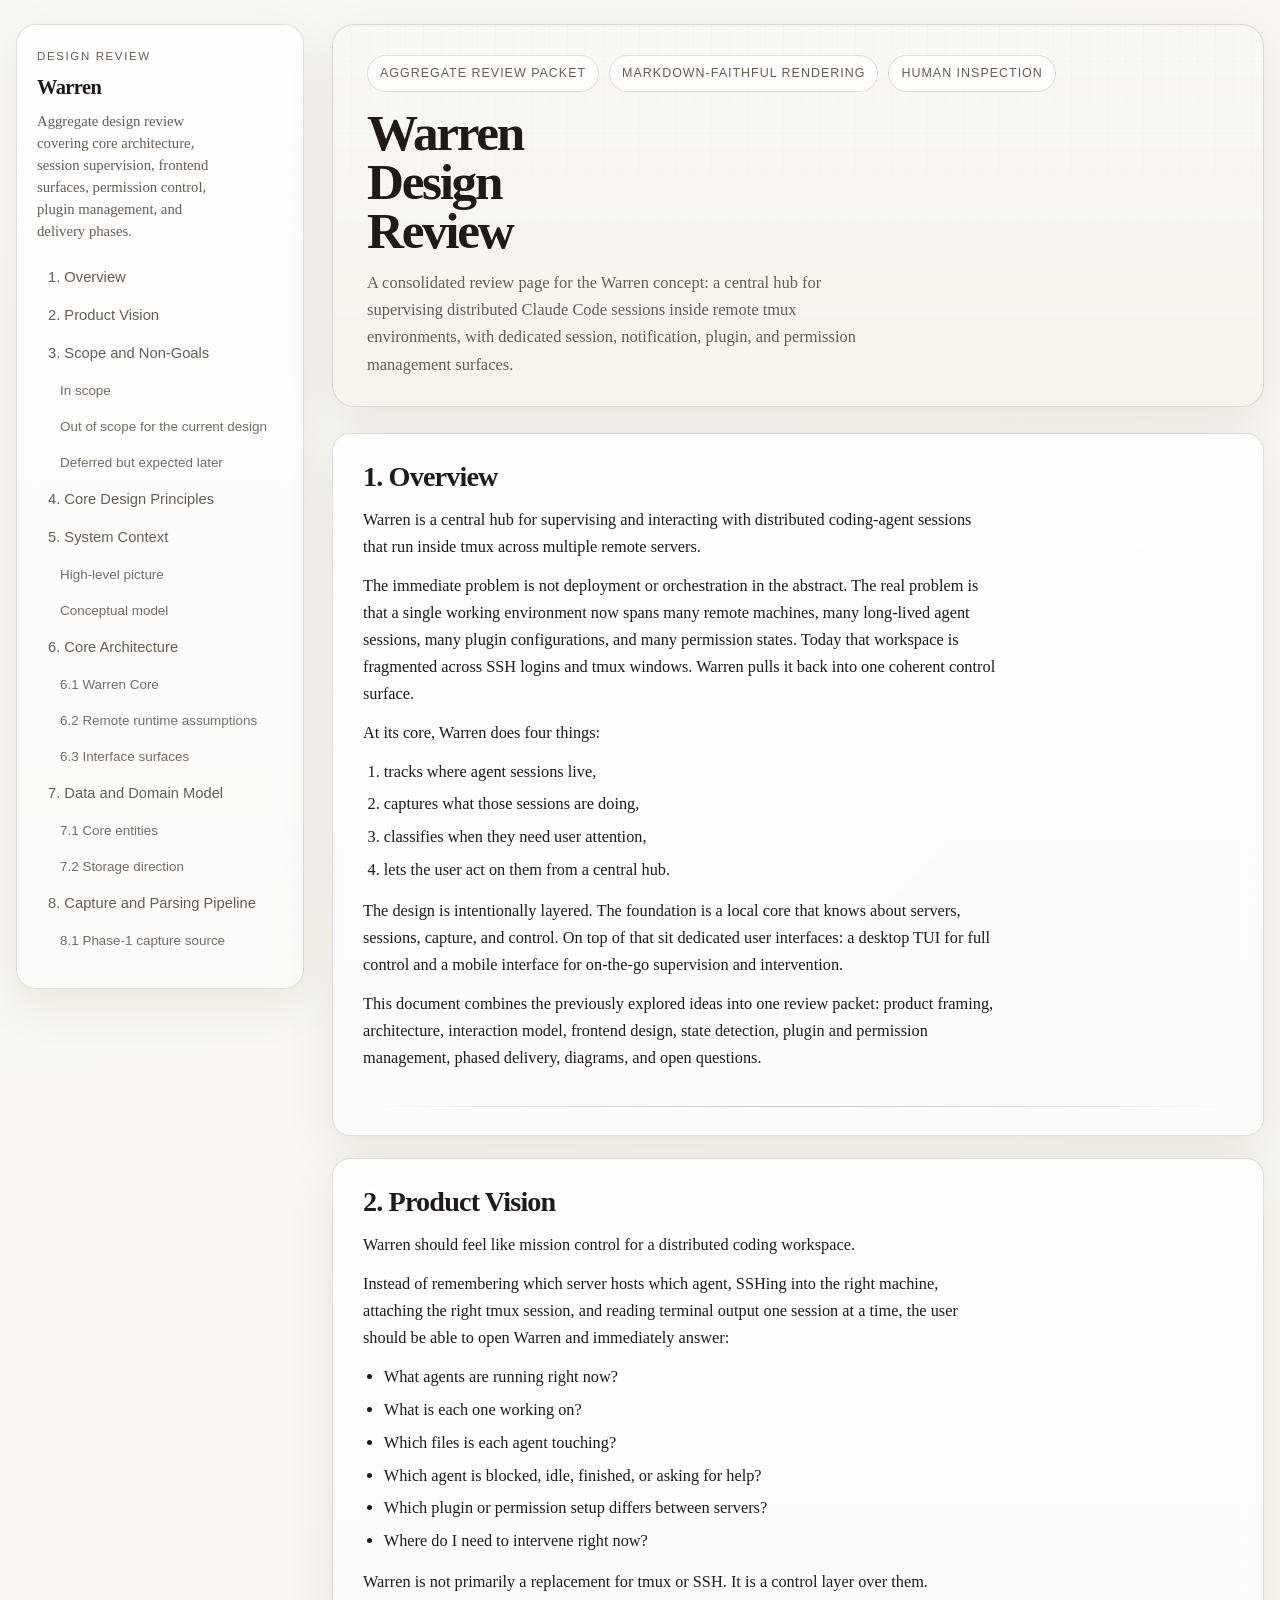
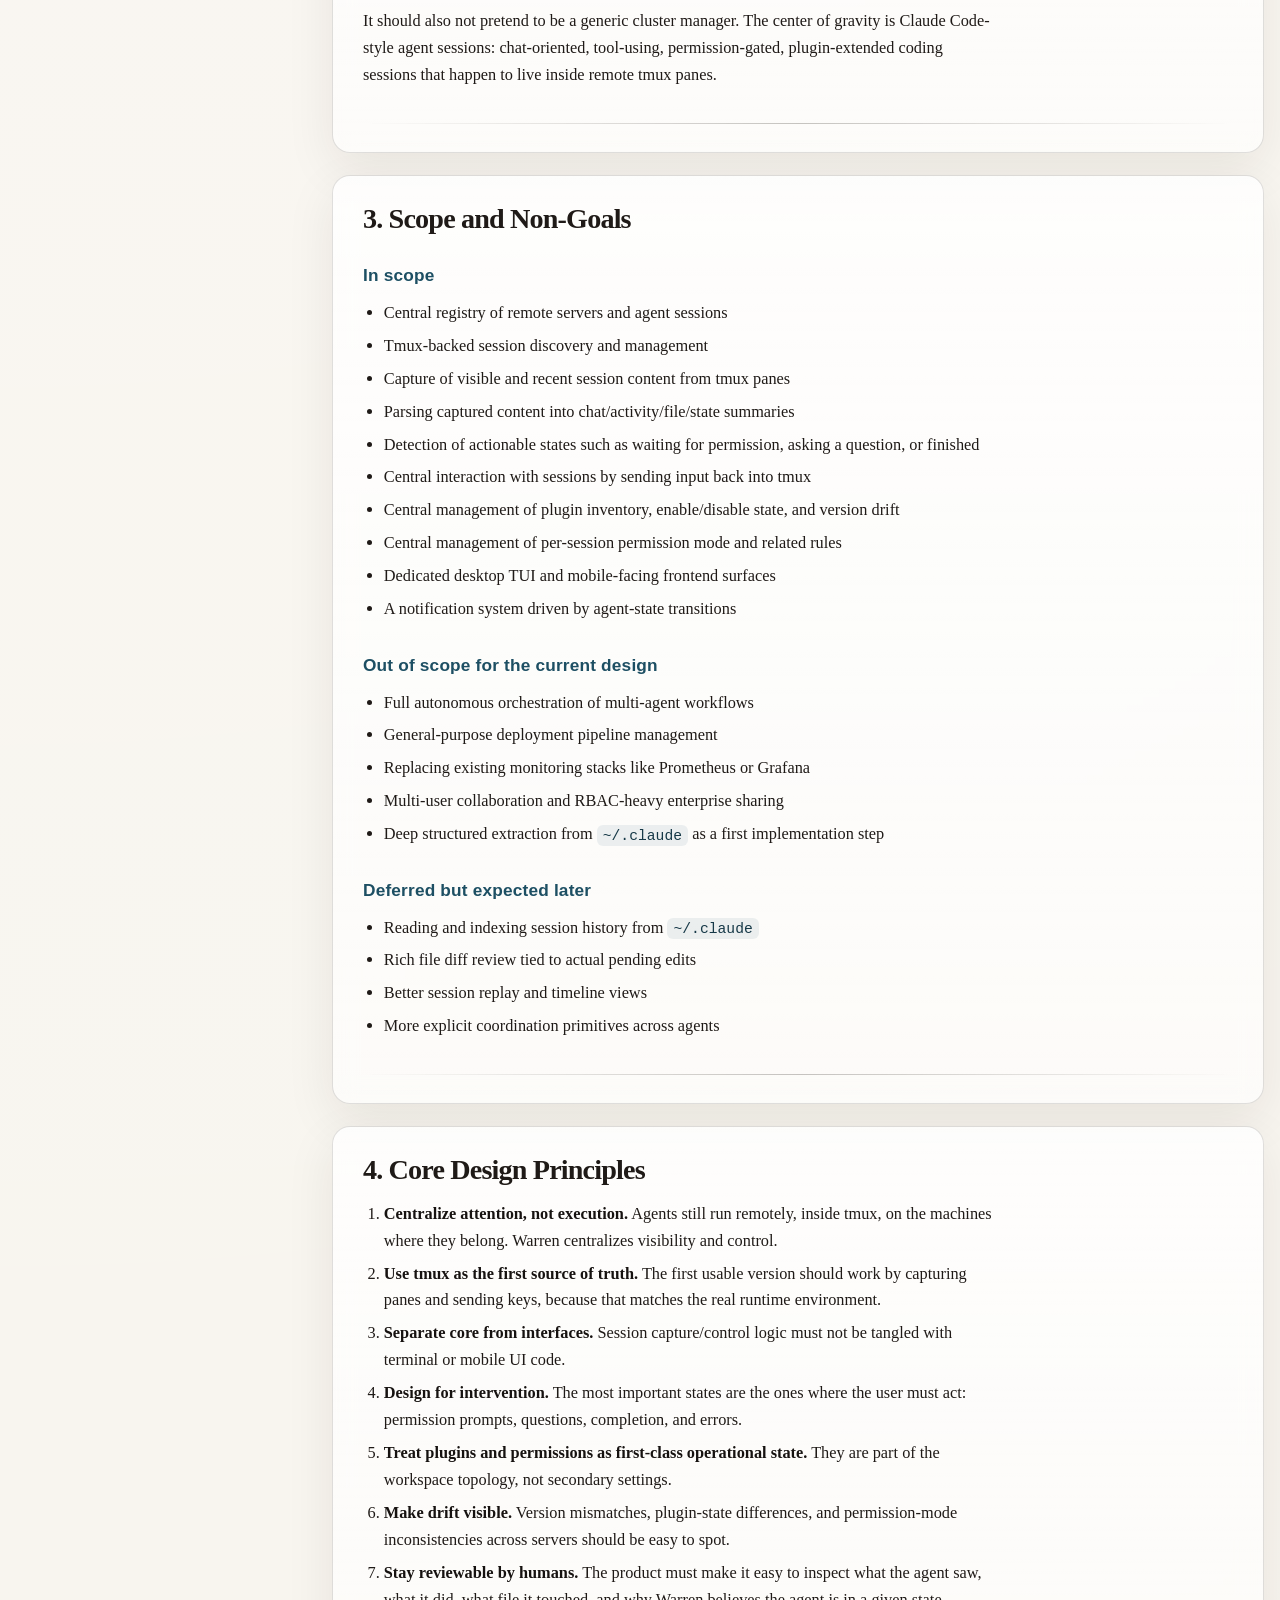
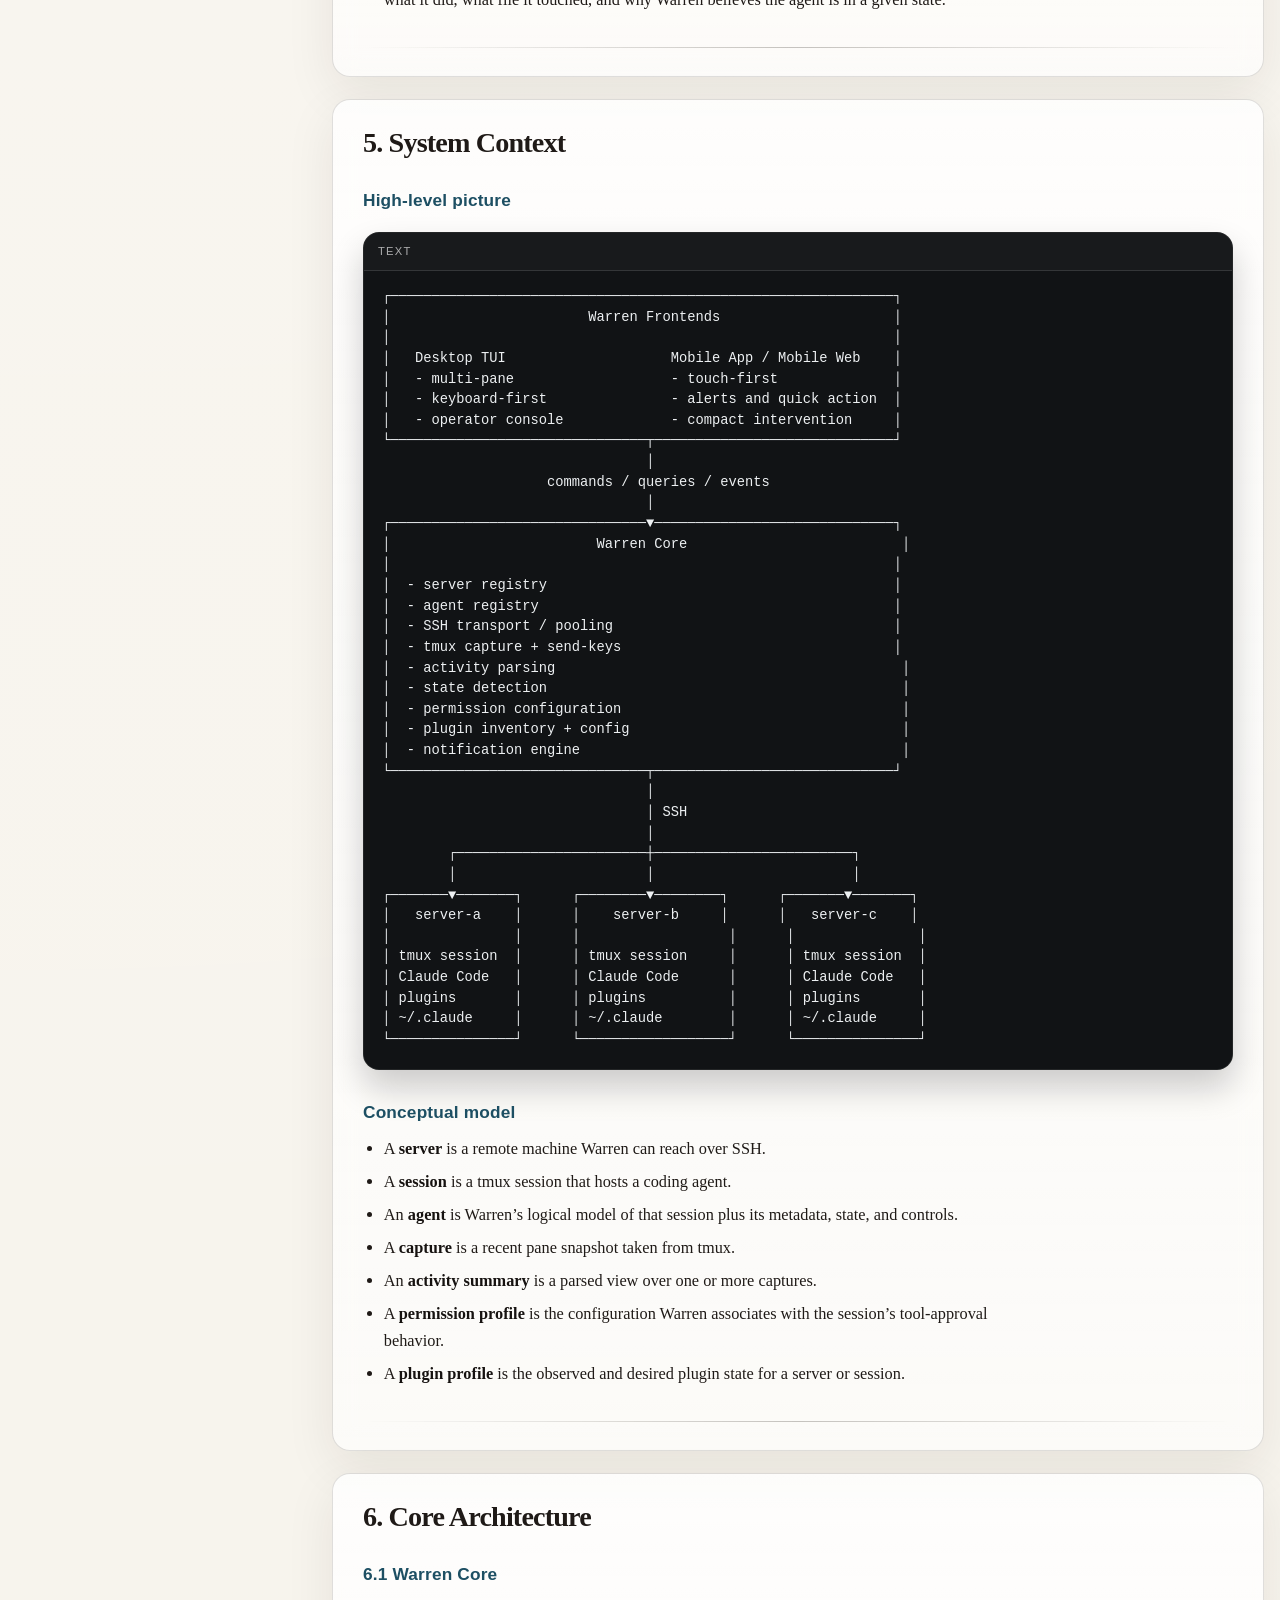
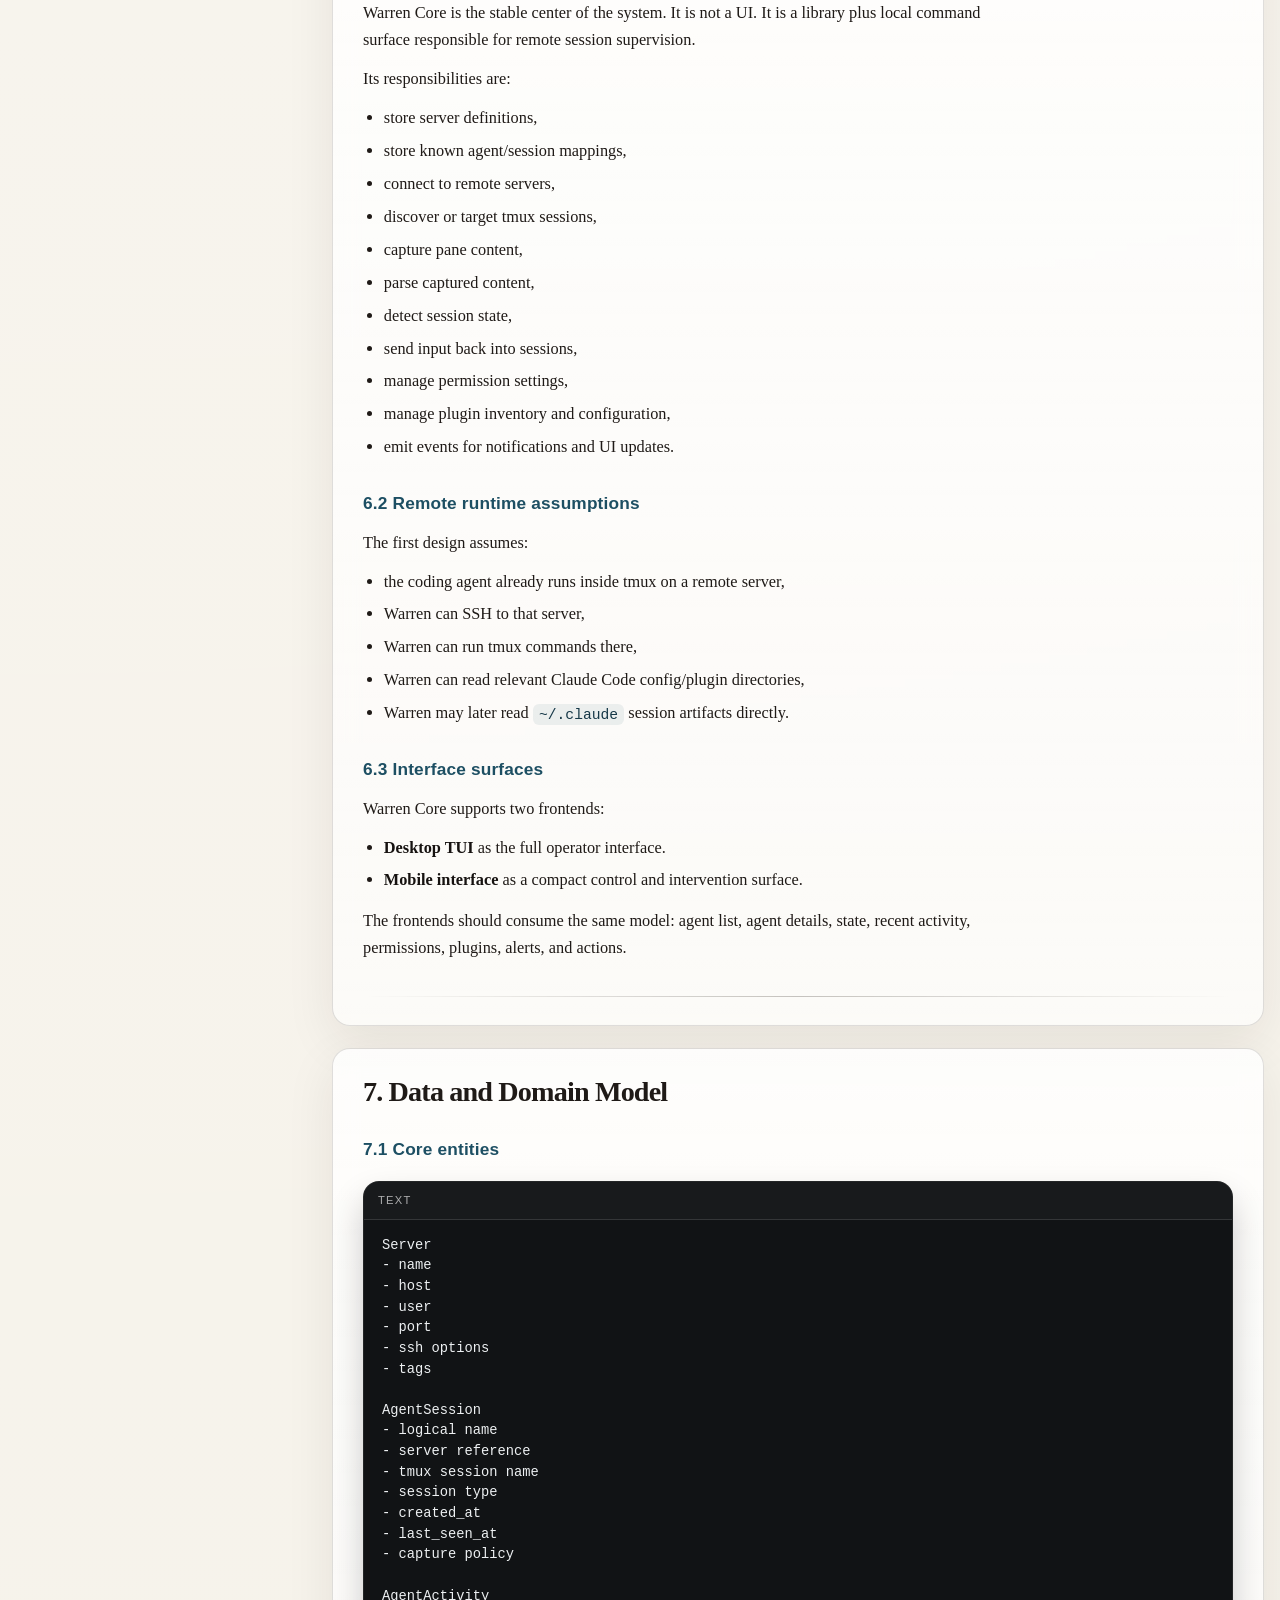
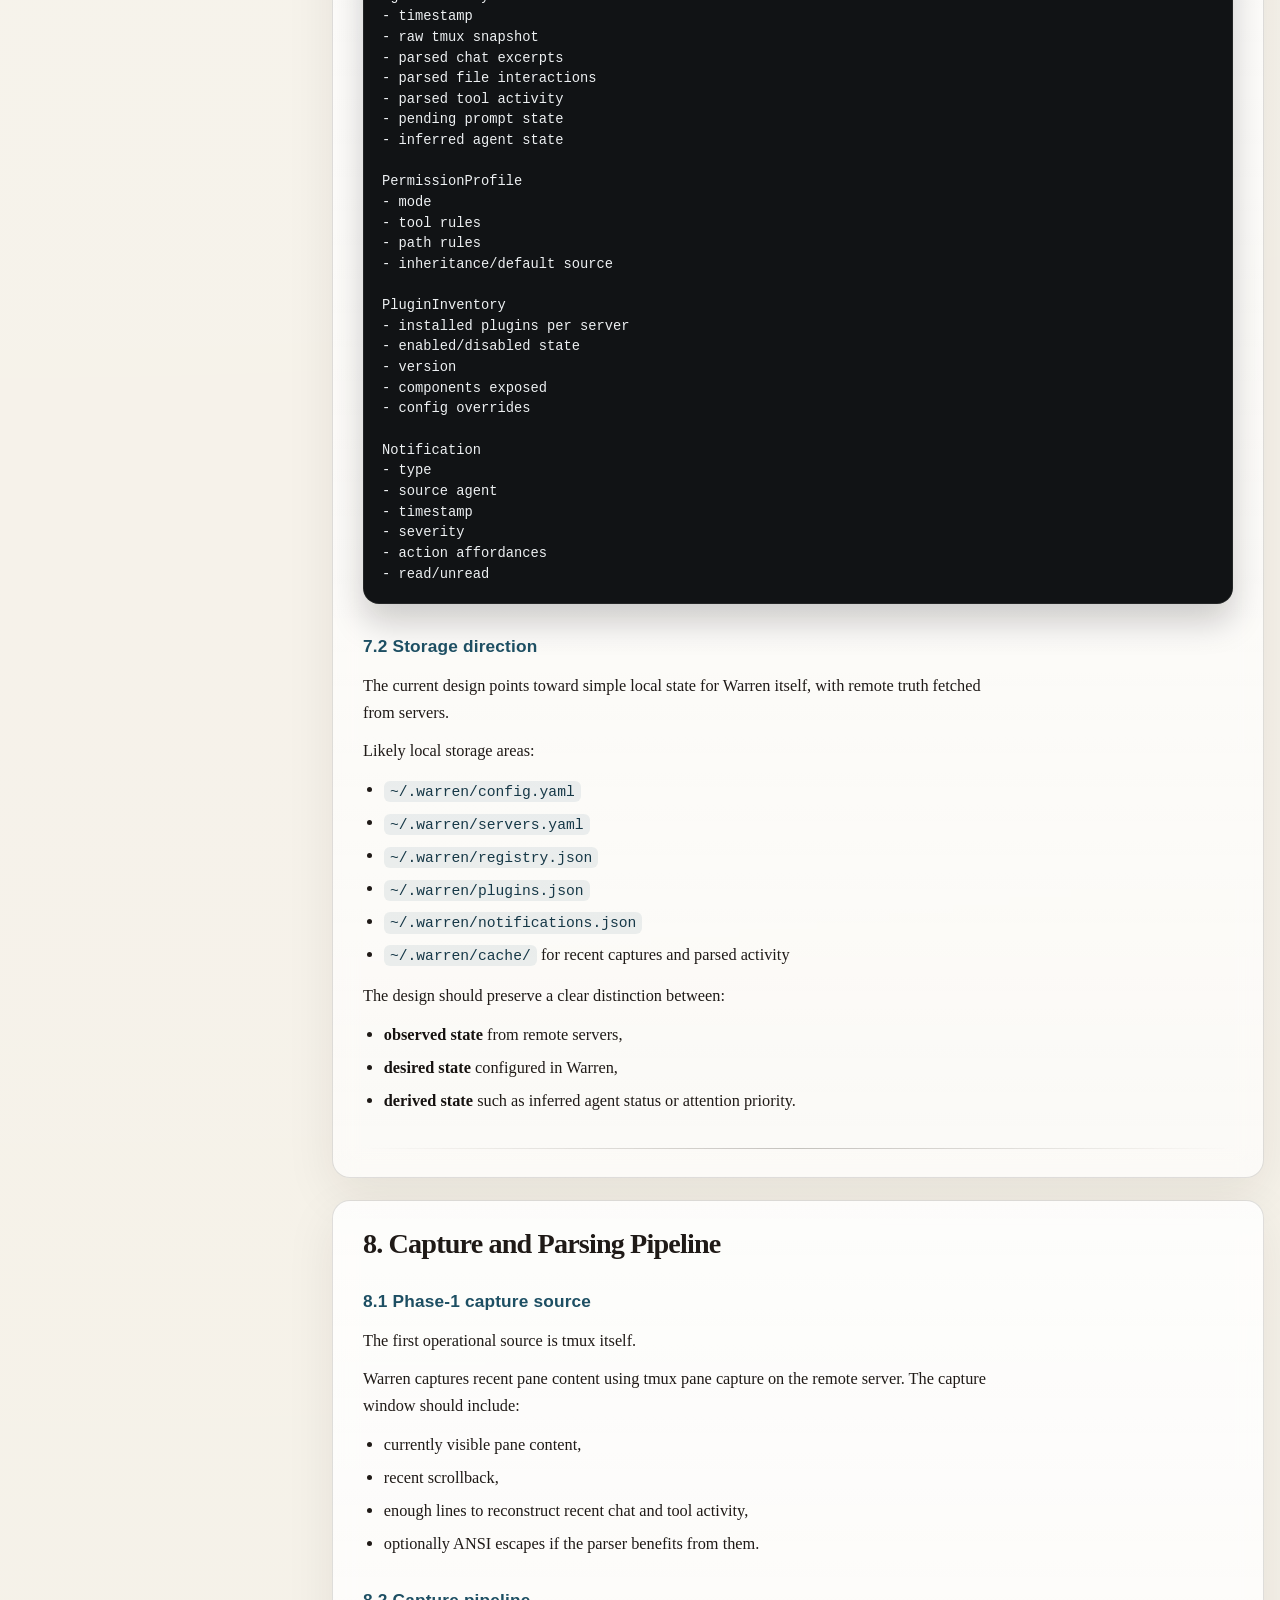
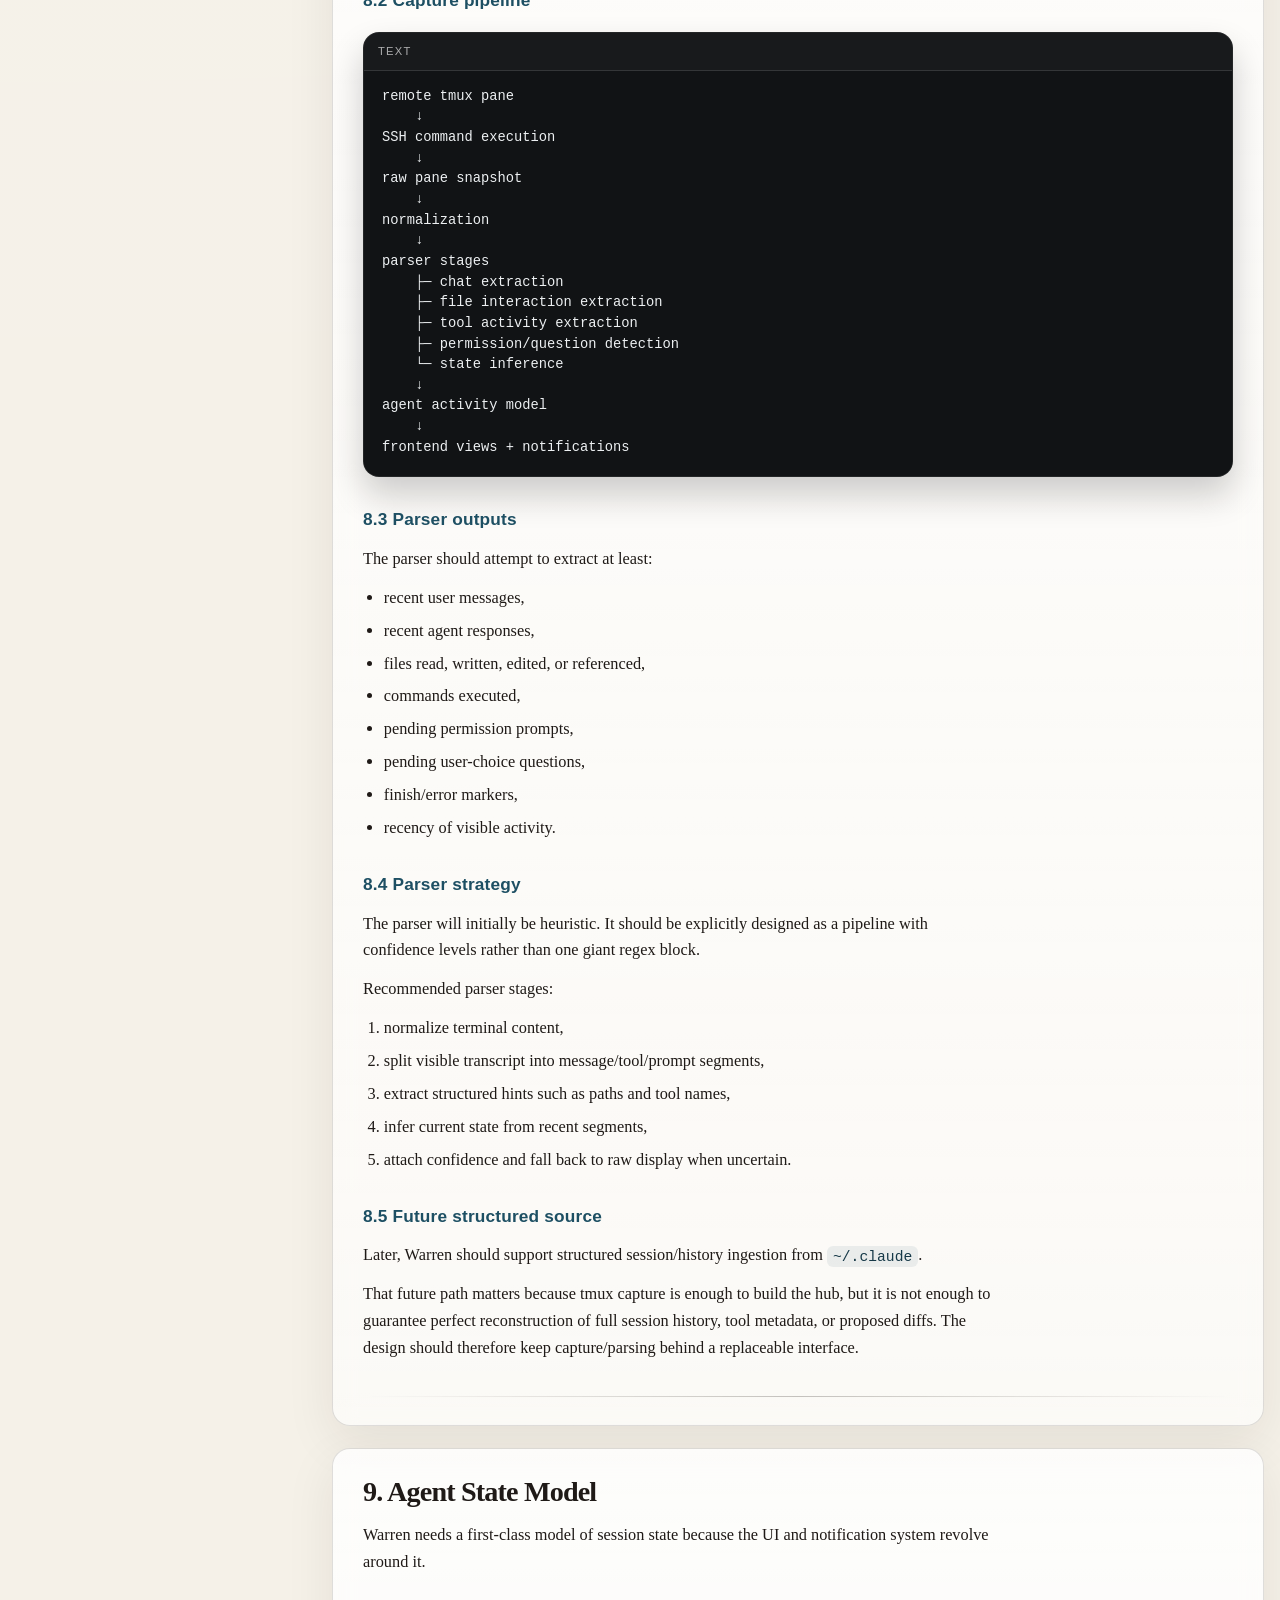
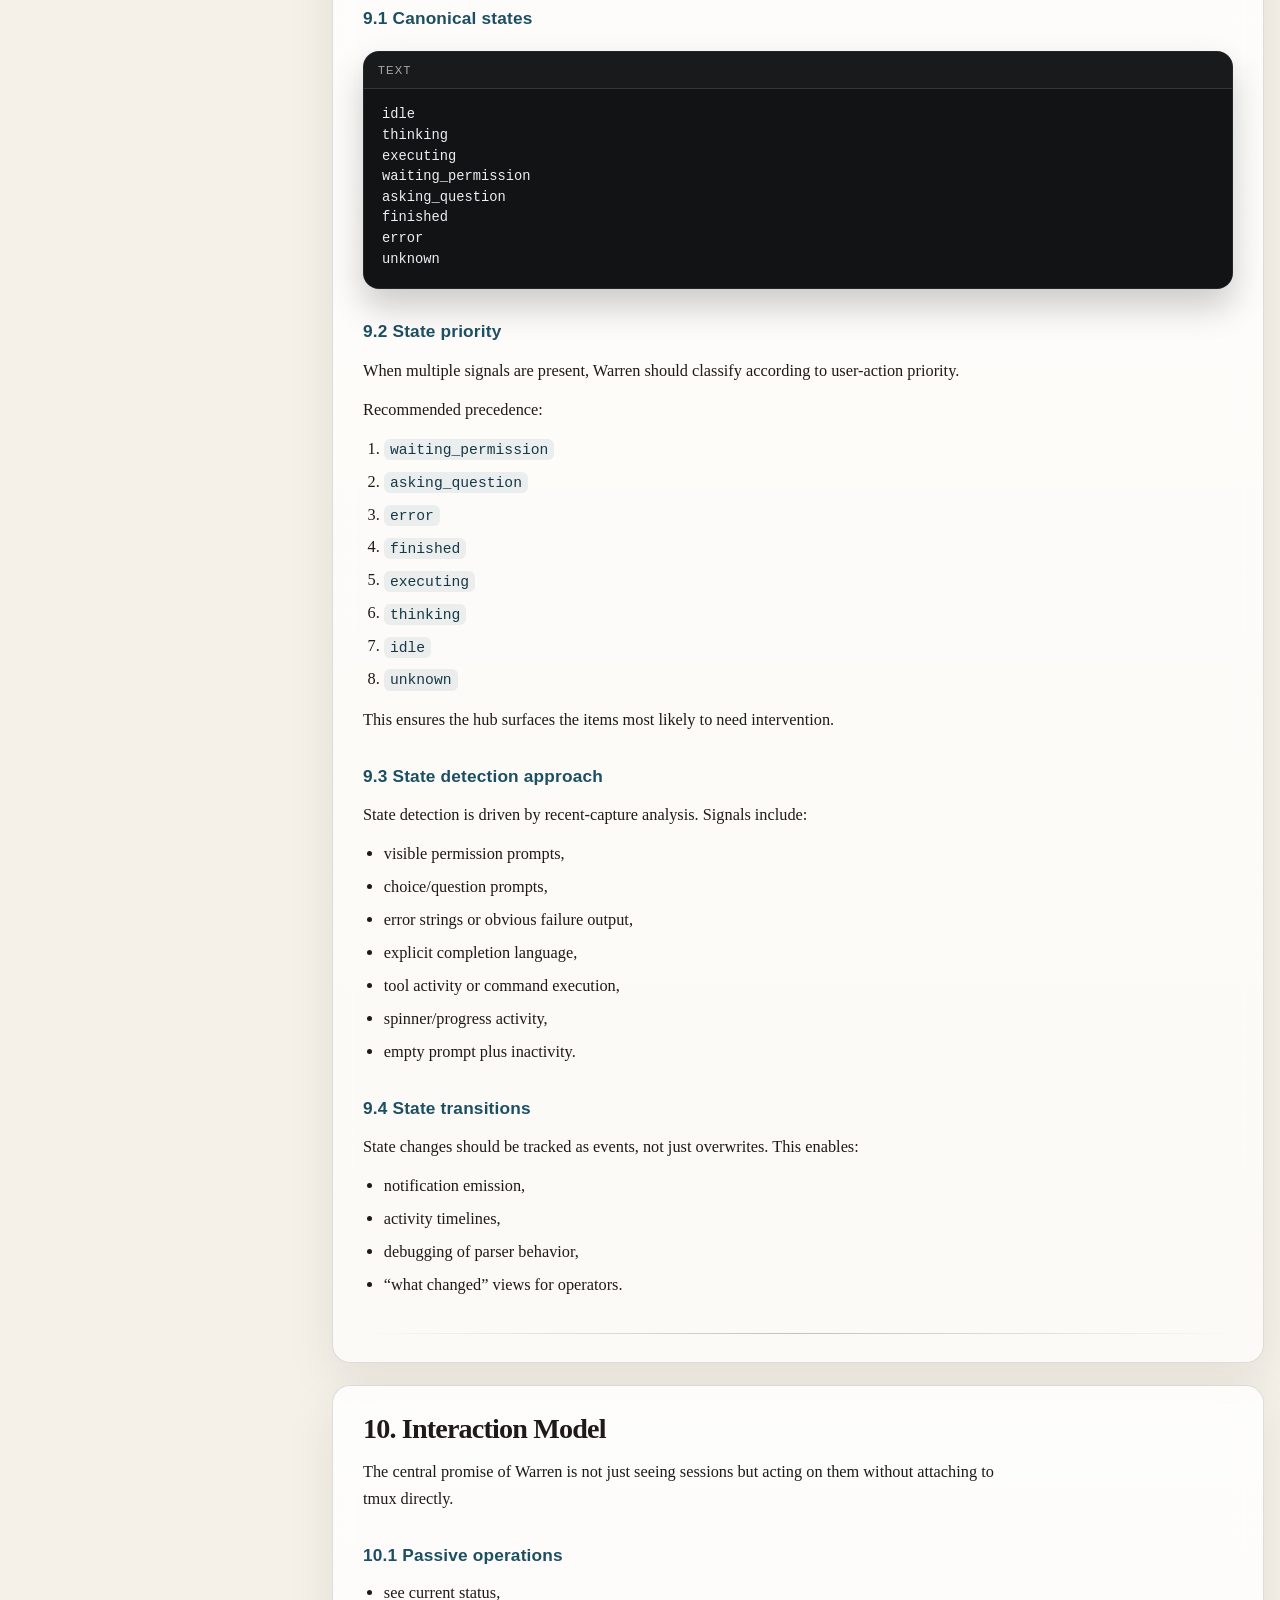
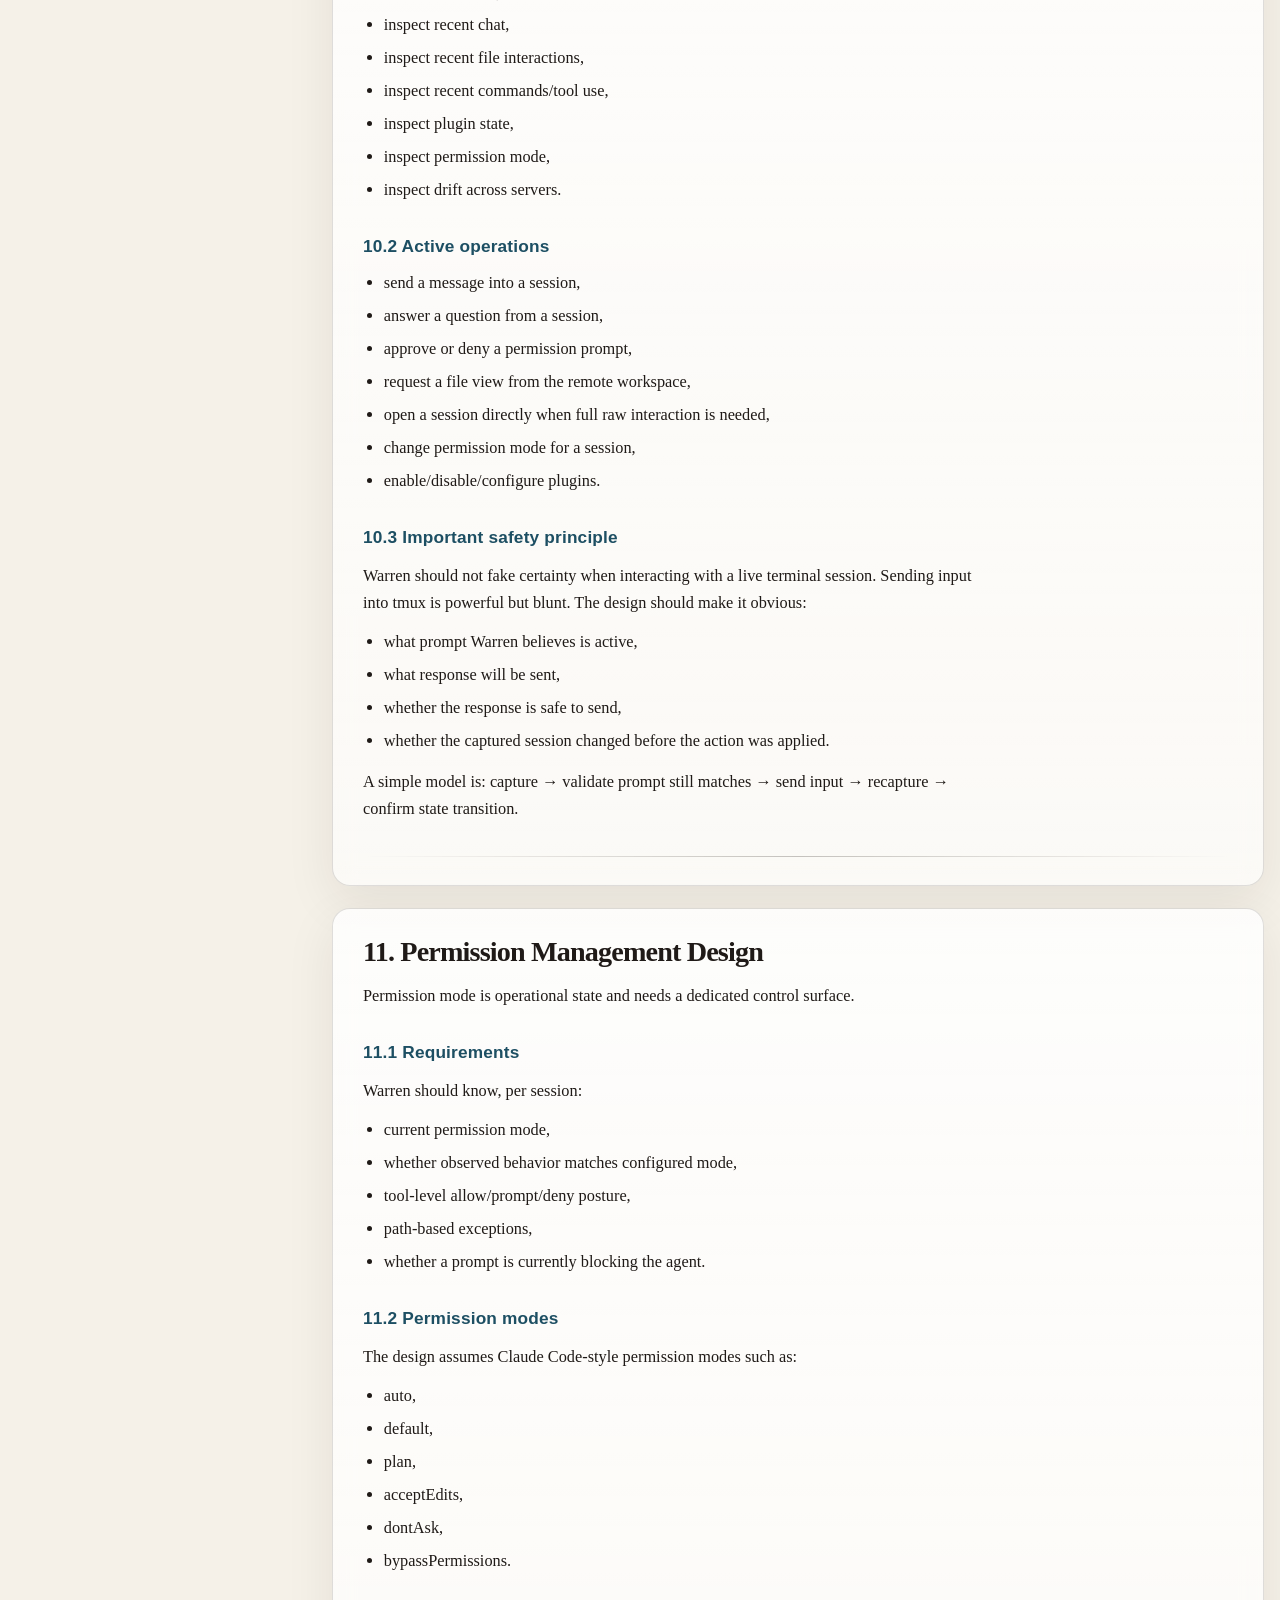
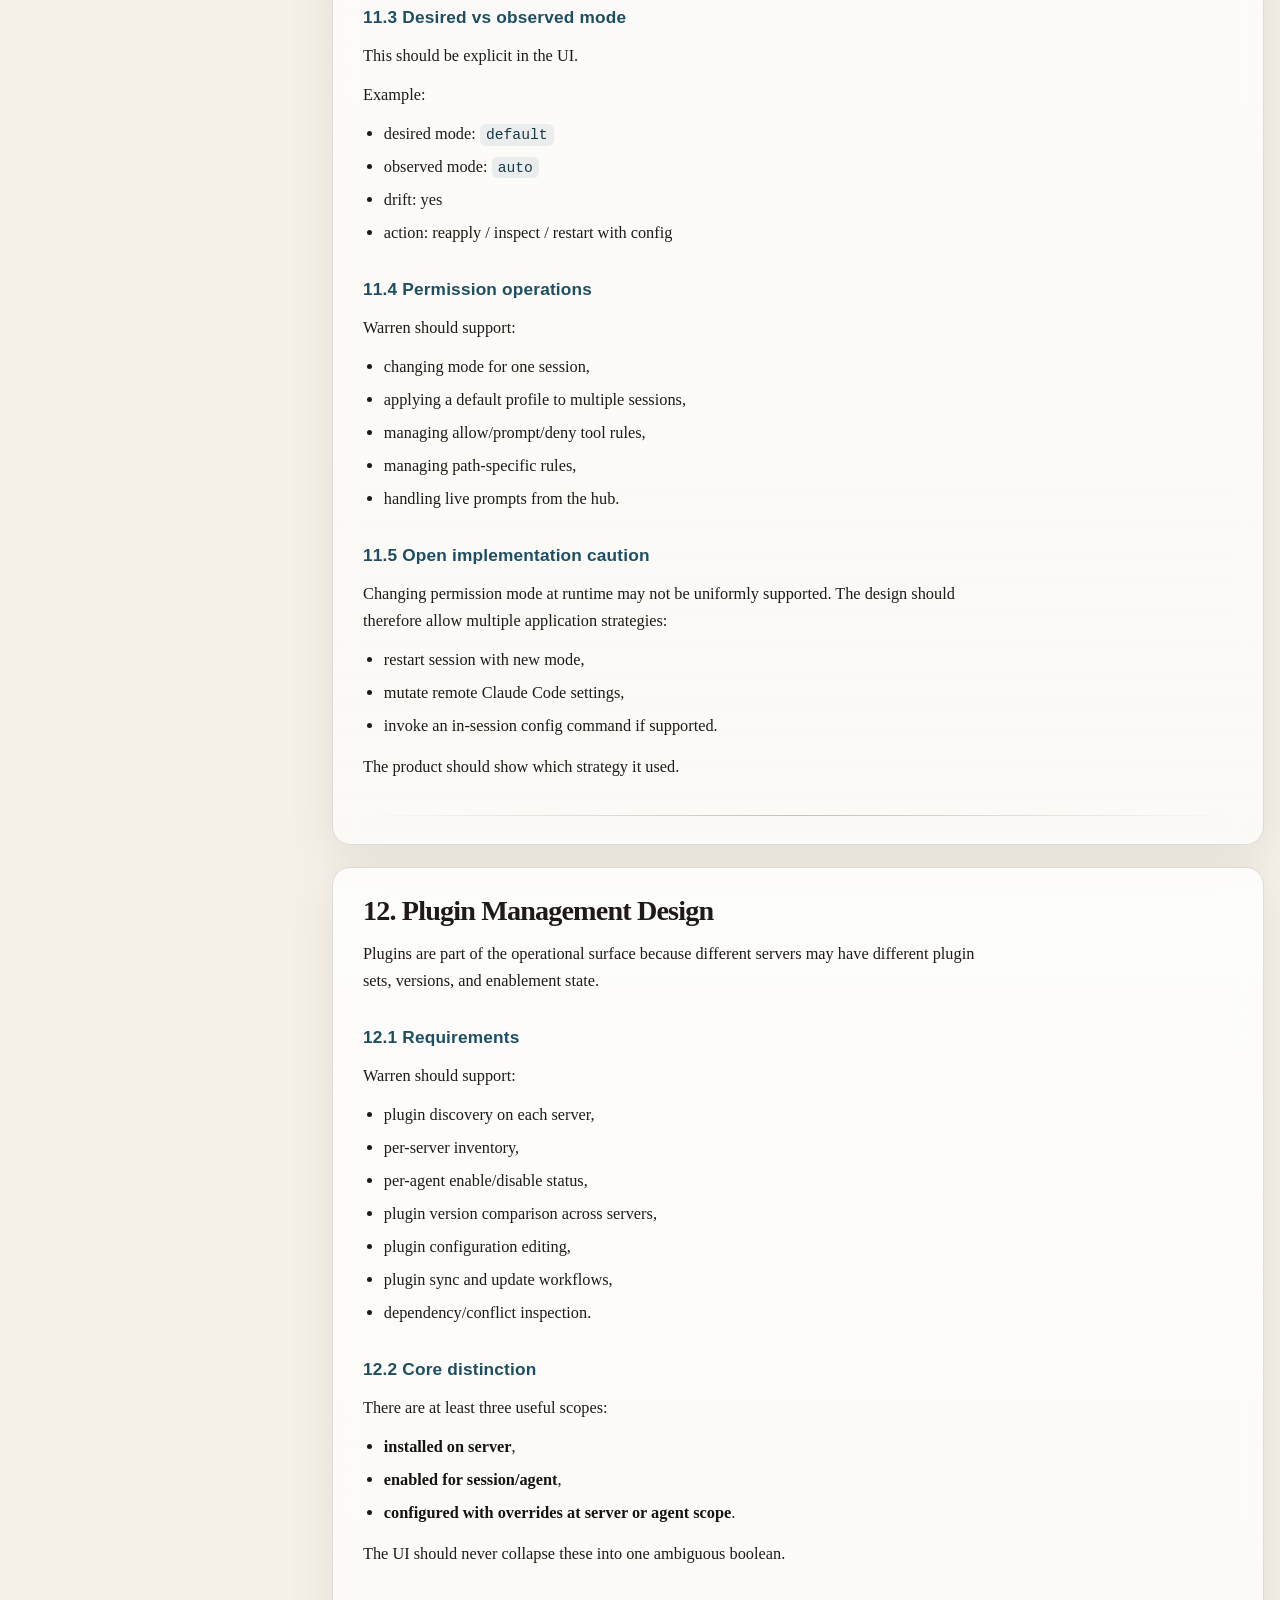
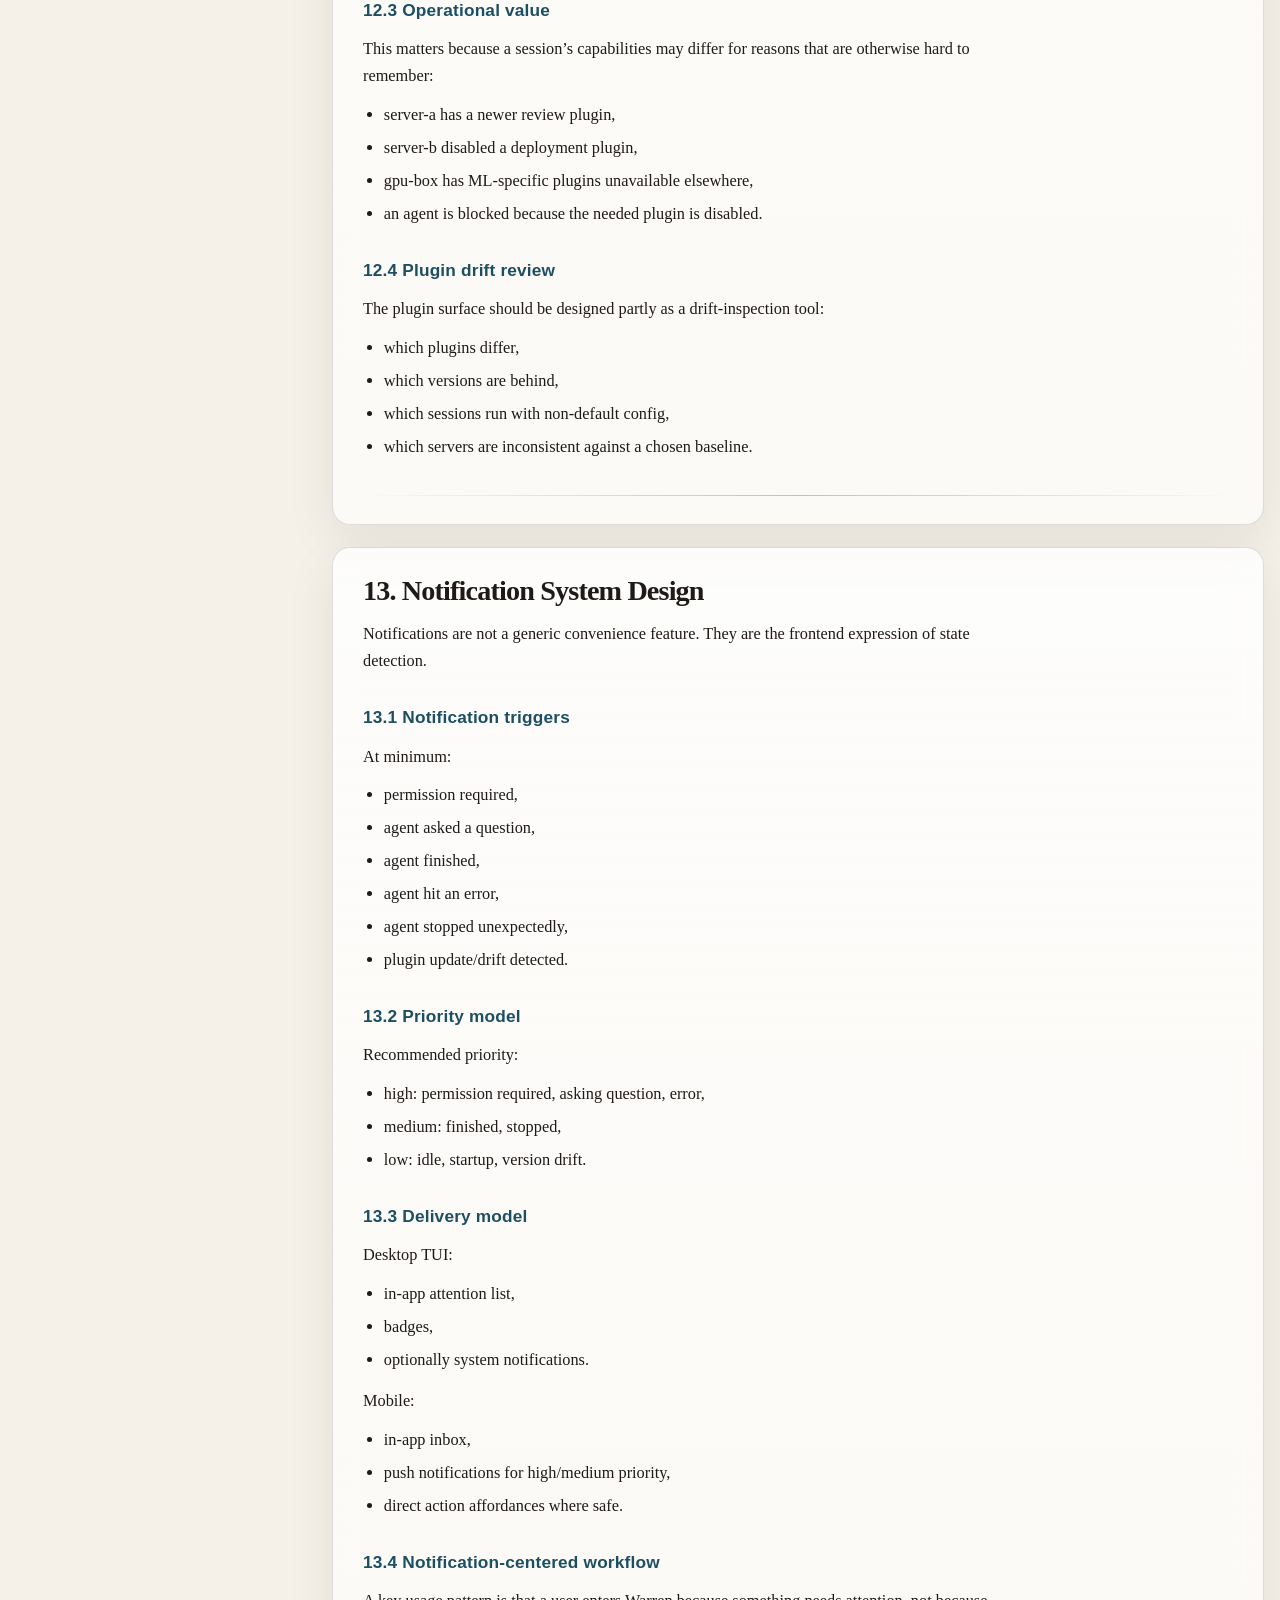
<file: docs/draft/aggregate-design-review.rendered.html>
<!DOCTYPE html>
<html lang="en"><head>
  <meta charset="UTF-8">
  <meta name="viewport" content="width=device-width, initial-scale=1.0">
  <title>Warren — Aggregate Design Review</title>
  <style>
    :root {
      --paper: #f5f1e8;
      --paper-strong: #efe8dc;
      --card: rgba(255, 255, 255, 0.62);
      --card-strong: rgba(255, 255, 255, 0.82);
      --line: rgba(39, 32, 24, 0.14);
      --line-strong: rgba(39, 32, 24, 0.26);
      --ink: #1f1a17;
      --muted: #655d56;
      --accent: #1d4f63;
      --accent-soft: rgba(29, 79, 99, 0.09);
      --code-bg: #111315;
      --code-fg: #edf0f2;
      --code-line: rgba(255, 255, 255, 0.12);
      --shadow: 0 16px 50px rgba(41, 30, 18, 0.08);
      --radius: 18px;
      --radius-sm: 12px;
      --content: 78ch;
      --nav-w: 18rem;
    }

    * { box-sizing: border-box; }
    html { scroll-behavior: smooth; }
    body {
      margin: 0;
      color: var(--ink);
      background:
        radial-gradient(circle at top left, rgba(255,255,255,0.48), transparent 28%),
        radial-gradient(circle at bottom right, rgba(36,74,89,0.06), transparent 24%),
        var(--paper);
      font-family: Georgia, Cambria, "Times New Roman", Times, serif;
      line-height: 1.65;
      -webkit-font-smoothing: antialiased;
      text-rendering: optimizeLegibility;
    }

    .shell {
      width: min(1500px, calc(100vw - 32px));
      margin: 0 auto;
      padding: 24px 0 56px;
    }

    .frame {
      display: grid;
      grid-template-columns: minmax(250px, var(--nav-w)) minmax(0, 1fr);
      gap: 28px;
      align-items: start;
    }

    .sidebar {
      position: sticky;
      top: 20px;
      align-self: start;
      padding: 22px 20px 18px;
      border: 1px solid var(--line);
      background: linear-gradient(to bottom, var(--card-strong), rgba(255,255,255,0.5));
      border-radius: calc(var(--radius) + 2px);
      box-shadow: var(--shadow);
      backdrop-filter: blur(12px);
    }

    .sidebar .eyebrow {
      font-size: 0.72rem;
      letter-spacing: 0.14em;
      text-transform: uppercase;
      color: var(--muted);
      margin-bottom: 10px;
      font-family: "Segoe UI", "Helvetica Neue", Arial, sans-serif;
    }

    .sidebar h2 {
      margin: 0 0 10px;
      font-size: 1.28rem;
      line-height: 1.15;
      font-weight: 700;
    }

    .sidebar .meta {
      margin: 0 0 18px;
      font-size: 0.92rem;
      color: var(--muted);
      line-height: 1.5;
      max-width: 26ch;
    }

    .toc {
      display: flex;
      flex-direction: column;
      gap: 2px;
      max-height: calc(100vh - 190px);
      overflow: auto;
      padding-right: 4px;
    }

    .toc a {
      display: block;
      text-decoration: none;
      color: var(--muted);
      font-size: 0.92rem;
      line-height: 1.35;
      padding: 7px 10px;
      border-radius: 10px;
      border: 1px solid transparent;
      transition: 140ms ease;
      font-family: "Segoe UI", "Helvetica Neue", Arial, sans-serif;
    }

    .toc a:hover,
    .toc a.active {
      color: var(--ink);
      background: var(--accent-soft);
      border-color: rgba(29, 79, 99, 0.16);
    }

    .toc a.level-3 {
      font-size: 0.84rem;
      padding-left: 22px;
      color: #746c66;
    }

    .content {
      min-width: 0;
    }

    .hero {
      border: 1px solid var(--line);
      border-radius: calc(var(--radius) + 4px);
      background:
        linear-gradient(180deg, rgba(255,255,255,0.7), rgba(255,255,255,0.48)),
        var(--paper-strong);
      box-shadow: var(--shadow);
      padding: 30px 34px 28px;
      margin-bottom: 26px;
      position: relative;
      overflow: hidden;
    }

    .hero::after {
      content: "";
      position: absolute;
      inset: 0;
      background-image: linear-gradient(rgba(28, 36, 41, 0.03) 1px, transparent 1px), linear-gradient(90deg, rgba(28, 36, 41, 0.03) 1px, transparent 1px);
      background-size: 18px 18px;
      mask-image: linear-gradient(to bottom, rgba(0,0,0,0.45), transparent 68%);
      pointer-events: none;
    }

    .hero-top {
      display: flex;
      flex-wrap: wrap;
      gap: 10px;
      align-items: center;
      margin-bottom: 16px;
      position: relative;
      z-index: 1;
    }

    .pill {
      display: inline-flex;
      align-items: center;
      gap: 8px;
      padding: 7px 12px;
      border-radius: 999px;
      border: 1px solid var(--line);
      background: rgba(255,255,255,0.7);
      font-size: 0.78rem;
      letter-spacing: 0.08em;
      text-transform: uppercase;
      color: var(--muted);
      font-family: "Segoe UI", "Helvetica Neue", Arial, sans-serif;
    }

    .hero h1 {
      position: relative;
      z-index: 1;
      margin: 0 0 14px;
      font-size: clamp(2.2rem, 4vw, 4.1rem);
      line-height: 0.96;
      letter-spacing: -0.045em;
      font-weight: 700;
      max-width: 11ch;
    }

    .hero p {
      position: relative;
      z-index: 1;
      margin: 0;
      max-width: 64ch;
      color: var(--muted);
      font-size: 1.03rem;
    }

    article {
      min-width: 0;
    }

    .section-card {
      border: 1px solid var(--line);
      border-radius: var(--radius);
      background: linear-gradient(to bottom, var(--card-strong), var(--card));
      box-shadow: var(--shadow);
      padding: 28px 30px;
      margin-bottom: 22px;
      backdrop-filter: blur(12px);
    }

    .section-card > *:first-child { margin-top: 0; }
    .section-card > *:last-child { margin-bottom: 0; }

    h2 {
      margin: 0 0 16px;
      font-size: clamp(1.55rem, 2.2vw, 2.1rem);
      line-height: 1.05;
      letter-spacing: -0.03em;
      scroll-margin-top: 28px;
    }

    h3 {
      margin: 28px 0 10px;
      font-size: 1.08rem;
      font-family: "Segoe UI", "Helvetica Neue", Arial, sans-serif;
      text-transform: none;
      letter-spacing: 0.01em;
      color: var(--accent);
    }

    p, li {
      font-size: 1.02rem;
    }

    p {
      margin: 12px 0;
      max-width: var(--content);
    }

    ul, ol {
      margin: 10px 0 14px 1.3rem;
      padding: 0;
      max-width: var(--content);
    }

    li + li { margin-top: 6px; }

    strong {
      color: #161210;
      font-weight: 700;
    }

    hr {
      border: 0;
      height: 1px;
      background: linear-gradient(to right, transparent, var(--line-strong), transparent);
      margin: 34px 0;
    }

    code {
      font-family: "SFMono-Regular", Menlo, Consolas, "Liberation Mono", monospace;
      font-size: 0.9em;
      padding: 0.16rem 0.38rem;
      border-radius: 6px;
      background: rgba(29, 79, 99, 0.08);
      color: #163847;
    }

    .code-figure {
      margin: 18px 0 20px;
      border: 1px solid rgba(255,255,255,0.08);
      border-radius: 16px;
      overflow: hidden;
      background: var(--code-bg);
      box-shadow: 0 18px 34px rgba(10, 12, 15, 0.2);
    }

    .code-meta {
      display: flex;
      justify-content: space-between;
      align-items: center;
      padding: 9px 14px;
      border-bottom: 1px solid var(--code-line);
      background: rgba(255,255,255,0.03);
      color: rgba(255,255,255,0.64);
      font-family: "Segoe UI", "Helvetica Neue", Arial, sans-serif;
      text-transform: uppercase;
      letter-spacing: 0.11em;
      font-size: 0.7rem;
    }

    pre {
      margin: 0;
      padding: 16px 18px 18px;
      overflow: auto;
      color: var(--code-fg);
      font-size: 0.86rem;
      line-height: 1.5;
      font-family: "SFMono-Regular", Menlo, Consolas, "Liberation Mono", monospace;
      background: var(--code-bg);
      tab-size: 2;
      white-space: pre;
    }

    pre code {
      background: transparent;
      color: inherit;
      padding: 0;
      border-radius: 0;
      font-size: inherit;
    }

    .lead-list {
      margin-top: 10px;
    }

    .footer-note {
      margin-top: 10px;
      color: var(--muted);
      font-size: 0.93rem;
      font-family: "Segoe UI", "Helvetica Neue", Arial, sans-serif;
    }

    .mobile-toc {
      display: none;
      margin-bottom: 18px;
      border: 1px solid var(--line);
      background: rgba(255,255,255,0.74);
      border-radius: 14px;
      padding: 12px 14px;
    }

    .mobile-toc summary {
      cursor: pointer;
      font-family: "Segoe UI", "Helvetica Neue", Arial, sans-serif;
      color: var(--ink);
      font-weight: 600;
    }

    .mobile-toc nav {
      margin-top: 10px;
      display: flex;
      flex-direction: column;
      gap: 6px;
    }

    .mobile-toc a {
      color: var(--muted);
      text-decoration: none;
      font-family: "Segoe UI", "Helvetica Neue", Arial, sans-serif;
      font-size: 0.94rem;
    }

    @media (max-width: 1080px) {
      .frame {
        grid-template-columns: 1fr;
      }

      .sidebar {
        display: none;
      }

      .mobile-toc {
        display: block;
      }

      .shell {
        width: min(980px, calc(100vw - 24px));
      }
    }

    @media (max-width: 720px) {
      .shell {
        width: calc(100vw - 18px);
        padding-top: 10px;
      }

      .hero,
      .section-card {
        padding: 22px 18px;
        border-radius: 16px;
      }

      .hero h1 {
        max-width: none;
      }

      p, li {
        font-size: 0.98rem;
      }

      pre {
        font-size: 0.78rem;
        padding: 14px;
      }
    }
  </style>
</head>
<body>
  <div class="shell">
    <div class="frame">
      <aside class="sidebar" aria-label="Table of contents sidebar">
        <div class="eyebrow">Design review</div>
        <h2>Warren</h2>
        <p class="meta">Aggregate design review covering core architecture, session supervision, frontend surfaces, permission control, plugin management, and delivery phases.</p>
        <nav class="toc" id="toc"><a href="#1-overview" class="level-2">1. Overview</a><a href="#2-product-vision" class="level-2">2. Product Vision</a><a href="#3-scope-and-non-goals" class="level-2">3. Scope and Non-Goals</a><a href="#in-scope" class="level-3">In scope</a><a href="#out-of-scope-for-the-current-design" class="level-3">Out of scope for the current design</a><a href="#deferred-but-expected-later" class="level-3">Deferred but expected later</a><a href="#4-core-design-principles" class="level-2">4. Core Design Principles</a><a href="#5-system-context" class="level-2">5. System Context</a><a href="#high-level-picture" class="level-3">High-level picture</a><a href="#conceptual-model" class="level-3">Conceptual model</a><a href="#6-core-architecture" class="level-2">6. Core Architecture</a><a href="#61-warren-core" class="level-3">6.1 Warren Core</a><a href="#62-remote-runtime-assumptions" class="level-3">6.2 Remote runtime assumptions</a><a href="#63-interface-surfaces" class="level-3">6.3 Interface surfaces</a><a href="#7-data-and-domain-model" class="level-2">7. Data and Domain Model</a><a href="#71-core-entities" class="level-3">7.1 Core entities</a><a href="#72-storage-direction" class="level-3">7.2 Storage direction</a><a href="#8-capture-and-parsing-pipeline" class="level-2">8. Capture and Parsing Pipeline</a><a href="#81-phase-1-capture-source" class="level-3">8.1 Phase-1 capture source</a><a href="#82-capture-pipeline" class="level-3">8.2 Capture pipeline</a><a href="#83-parser-outputs" class="level-3">8.3 Parser outputs</a><a href="#84-parser-strategy" class="level-3">8.4 Parser strategy</a><a href="#85-future-structured-source" class="level-3">8.5 Future structured source</a><a href="#9-agent-state-model" class="level-2">9. Agent State Model</a><a href="#91-canonical-states" class="level-3">9.1 Canonical states</a><a href="#92-state-priority" class="level-3">9.2 State priority</a><a href="#93-state-detection-approach" class="level-3">9.3 State detection approach</a><a href="#94-state-transitions" class="level-3">9.4 State transitions</a><a href="#10-interaction-model" class="level-2">10. Interaction Model</a><a href="#101-passive-operations" class="level-3">10.1 Passive operations</a><a href="#102-active-operations" class="level-3">10.2 Active operations</a><a href="#103-important-safety-principle" class="level-3">10.3 Important safety principle</a><a href="#11-permission-management-design" class="level-2">11. Permission Management Design</a><a href="#111-requirements" class="level-3">11.1 Requirements</a><a href="#112-permission-modes" class="level-3">11.2 Permission modes</a><a href="#113-desired-vs-observed-mode" class="level-3">11.3 Desired vs observed mode</a><a href="#114-permission-operations" class="level-3">11.4 Permission operations</a><a href="#115-open-implementation-caution" class="level-3">11.5 Open implementation caution</a><a href="#12-plugin-management-design" class="level-2">12. Plugin Management Design</a><a href="#121-requirements" class="level-3">12.1 Requirements</a><a href="#122-core-distinction" class="level-3">12.2 Core distinction</a><a href="#123-operational-value" class="level-3">12.3 Operational value</a><a href="#124-plugin-drift-review" class="level-3">12.4 Plugin drift review</a><a href="#13-notification-system-design" class="level-2">13. Notification System Design</a><a href="#131-notification-triggers" class="level-3">13.1 Notification triggers</a><a href="#132-priority-model" class="level-3">13.2 Priority model</a><a href="#133-delivery-model" class="level-3">13.3 Delivery model</a><a href="#134-notification-centered-workflow" class="level-3">13.4 Notification-centered workflow</a><a href="#14-frontend-design-overview" class="level-2">14. Frontend Design Overview</a><a href="#15-desktop-tui-design" class="level-2">15. Desktop TUI Design</a><a href="#151-role" class="level-3">15.1 Role</a><a href="#152-primary-layout" class="level-3">15.2 Primary layout</a><a href="#153-core-session-view" class="level-3">15.3 Core session view</a><a href="#154-supporting-views" class="level-3">15.4 Supporting views</a><a href="#155-interaction-style" class="level-3">15.5 Interaction style</a><a href="#16-mobile-interface-design" class="level-2">16. Mobile Interface Design</a><a href="#161-role" class="level-3">16.1 Role</a><a href="#162-primary-mobile-surfaces" class="level-3">16.2 Primary mobile surfaces</a><a href="#163-navigation" class="level-3">16.3 Navigation</a><a href="#164-mobile-session-card-model" class="level-3">16.4 Mobile session card model</a><a href="#165-mobile-action-model" class="level-3">16.5 Mobile action model</a><a href="#17-frontend-information-architecture" class="level-2">17. Frontend Information Architecture</a><a href="#171-main-areas" class="level-3">17.1 Main areas</a><a href="#172-relationship-between-areas" class="level-3">17.2 Relationship between areas</a><a href="#18-visualized-core-design" class="level-2">18. Visualized Core Design</a><a href="#181-core-processing-diagram" class="level-3">18.1 Core processing diagram</a><a href="#182-attention-model" class="level-3">18.2 Attention model</a><a href="#183-control-loop" class="level-3">18.3 Control loop</a><a href="#19-visualized-frontend-designs" class="level-2">19. Visualized Frontend Designs</a><a href="#191-desktop-tui-overview" class="level-3">19.1 Desktop TUI overview</a><a href="#192-desktop-plugin-management" class="level-3">19.2 Desktop plugin management</a><a href="#193-desktop-permission-management" class="level-3">19.3 Desktop permission management</a><a href="#194-mobile-overview" class="level-3">19.4 Mobile overview</a><a href="#195-mobile-agent-detail" class="level-3">19.5 Mobile agent detail</a><a href="#20-operational-flows" class="level-2">20. Operational Flows</a><a href="#201-permission-response-flow" class="level-3">20.1 Permission-response flow</a><a href="#202-question-response-flow" class="level-3">20.2 Question-response flow</a><a href="#203-plugin-drift-review-flow" class="level-3">20.3 Plugin-drift review flow</a><a href="#204-permission-profile-maintenance-flow" class="level-3">20.4 Permission-profile maintenance flow</a><a href="#21-phased-delivery" class="level-2">21. Phased Delivery</a><a href="#phase-1-central-read-only-hub" class="level-3">Phase 1 — Central Read-Only Hub</a><a href="#phase-2-interactive-session-control" class="level-3">Phase 2 — Interactive Session Control</a><a href="#phase-3-permission-and-plugin-control-planes" class="level-3">Phase 3 — Permission and Plugin Control Planes</a><a href="#phase-4-structured-claude-data-integration" class="level-3">Phase 4 — Structured Claude Data Integration</a><a href="#22-risks-and-design-tensions" class="level-2">22. Risks and Design Tensions</a><a href="#221-tmux-parsing-fragility" class="level-3">22.1 Tmux parsing fragility</a><a href="#222-input-injection-ambiguity" class="level-3">22.2 Input injection ambiguity</a><a href="#223-permission-mode-truth" class="level-3">22.3 Permission-mode truth</a><a href="#224-plugin-state-ambiguity" class="level-3">22.4 Plugin-state ambiguity</a><a href="#225-mobile-surface-creep" class="level-3">22.5 Mobile surface creep</a><a href="#23-open-questions" class="level-2">23. Open Questions</a><a href="#24-recommended-design-direction" class="level-2">24. Recommended Design Direction</a><a href="#25-review-checklist" class="level-2">25. Review Checklist</a><a href="#26-appendix-short-positioning-statement" class="level-2">26. Appendix: Short Positioning Statement</a></nav>
      </aside>

      <main class="content">
        <details class="mobile-toc">
          <summary>Contents</summary>
          <nav id="mobile-toc"><a href="#1-overview" class="level-2">1. Overview</a><a href="#2-product-vision" class="level-2">2. Product Vision</a><a href="#3-scope-and-non-goals" class="level-2">3. Scope and Non-Goals</a><a href="#in-scope" class="level-3">In scope</a><a href="#out-of-scope-for-the-current-design" class="level-3">Out of scope for the current design</a><a href="#deferred-but-expected-later" class="level-3">Deferred but expected later</a><a href="#4-core-design-principles" class="level-2">4. Core Design Principles</a><a href="#5-system-context" class="level-2">5. System Context</a><a href="#high-level-picture" class="level-3">High-level picture</a><a href="#conceptual-model" class="level-3">Conceptual model</a><a href="#6-core-architecture" class="level-2">6. Core Architecture</a><a href="#61-warren-core" class="level-3">6.1 Warren Core</a><a href="#62-remote-runtime-assumptions" class="level-3">6.2 Remote runtime assumptions</a><a href="#63-interface-surfaces" class="level-3">6.3 Interface surfaces</a><a href="#7-data-and-domain-model" class="level-2">7. Data and Domain Model</a><a href="#71-core-entities" class="level-3">7.1 Core entities</a><a href="#72-storage-direction" class="level-3">7.2 Storage direction</a><a href="#8-capture-and-parsing-pipeline" class="level-2">8. Capture and Parsing Pipeline</a><a href="#81-phase-1-capture-source" class="level-3">8.1 Phase-1 capture source</a><a href="#82-capture-pipeline" class="level-3">8.2 Capture pipeline</a><a href="#83-parser-outputs" class="level-3">8.3 Parser outputs</a><a href="#84-parser-strategy" class="level-3">8.4 Parser strategy</a><a href="#85-future-structured-source" class="level-3">8.5 Future structured source</a><a href="#9-agent-state-model" class="level-2">9. Agent State Model</a><a href="#91-canonical-states" class="level-3">9.1 Canonical states</a><a href="#92-state-priority" class="level-3">9.2 State priority</a><a href="#93-state-detection-approach" class="level-3">9.3 State detection approach</a><a href="#94-state-transitions" class="level-3">9.4 State transitions</a><a href="#10-interaction-model" class="level-2">10. Interaction Model</a><a href="#101-passive-operations" class="level-3">10.1 Passive operations</a><a href="#102-active-operations" class="level-3">10.2 Active operations</a><a href="#103-important-safety-principle" class="level-3">10.3 Important safety principle</a><a href="#11-permission-management-design" class="level-2">11. Permission Management Design</a><a href="#111-requirements" class="level-3">11.1 Requirements</a><a href="#112-permission-modes" class="level-3">11.2 Permission modes</a><a href="#113-desired-vs-observed-mode" class="level-3">11.3 Desired vs observed mode</a><a href="#114-permission-operations" class="level-3">11.4 Permission operations</a><a href="#115-open-implementation-caution" class="level-3">11.5 Open implementation caution</a><a href="#12-plugin-management-design" class="level-2">12. Plugin Management Design</a><a href="#121-requirements" class="level-3">12.1 Requirements</a><a href="#122-core-distinction" class="level-3">12.2 Core distinction</a><a href="#123-operational-value" class="level-3">12.3 Operational value</a><a href="#124-plugin-drift-review" class="level-3">12.4 Plugin drift review</a><a href="#13-notification-system-design" class="level-2">13. Notification System Design</a><a href="#131-notification-triggers" class="level-3">13.1 Notification triggers</a><a href="#132-priority-model" class="level-3">13.2 Priority model</a><a href="#133-delivery-model" class="level-3">13.3 Delivery model</a><a href="#134-notification-centered-workflow" class="level-3">13.4 Notification-centered workflow</a><a href="#14-frontend-design-overview" class="level-2">14. Frontend Design Overview</a><a href="#15-desktop-tui-design" class="level-2">15. Desktop TUI Design</a><a href="#151-role" class="level-3">15.1 Role</a><a href="#152-primary-layout" class="level-3">15.2 Primary layout</a><a href="#153-core-session-view" class="level-3">15.3 Core session view</a><a href="#154-supporting-views" class="level-3">15.4 Supporting views</a><a href="#155-interaction-style" class="level-3">15.5 Interaction style</a><a href="#16-mobile-interface-design" class="level-2">16. Mobile Interface Design</a><a href="#161-role" class="level-3">16.1 Role</a><a href="#162-primary-mobile-surfaces" class="level-3">16.2 Primary mobile surfaces</a><a href="#163-navigation" class="level-3">16.3 Navigation</a><a href="#164-mobile-session-card-model" class="level-3">16.4 Mobile session card model</a><a href="#165-mobile-action-model" class="level-3">16.5 Mobile action model</a><a href="#17-frontend-information-architecture" class="level-2">17. Frontend Information Architecture</a><a href="#171-main-areas" class="level-3">17.1 Main areas</a><a href="#172-relationship-between-areas" class="level-3">17.2 Relationship between areas</a><a href="#18-visualized-core-design" class="level-2">18. Visualized Core Design</a><a href="#181-core-processing-diagram" class="level-3">18.1 Core processing diagram</a><a href="#182-attention-model" class="level-3">18.2 Attention model</a><a href="#183-control-loop" class="level-3">18.3 Control loop</a><a href="#19-visualized-frontend-designs" class="level-2">19. Visualized Frontend Designs</a><a href="#191-desktop-tui-overview" class="level-3">19.1 Desktop TUI overview</a><a href="#192-desktop-plugin-management" class="level-3">19.2 Desktop plugin management</a><a href="#193-desktop-permission-management" class="level-3">19.3 Desktop permission management</a><a href="#194-mobile-overview" class="level-3">19.4 Mobile overview</a><a href="#195-mobile-agent-detail" class="level-3">19.5 Mobile agent detail</a><a href="#20-operational-flows" class="level-2">20. Operational Flows</a><a href="#201-permission-response-flow" class="level-3">20.1 Permission-response flow</a><a href="#202-question-response-flow" class="level-3">20.2 Question-response flow</a><a href="#203-plugin-drift-review-flow" class="level-3">20.3 Plugin-drift review flow</a><a href="#204-permission-profile-maintenance-flow" class="level-3">20.4 Permission-profile maintenance flow</a><a href="#21-phased-delivery" class="level-2">21. Phased Delivery</a><a href="#phase-1-central-read-only-hub" class="level-3">Phase 1 — Central Read-Only Hub</a><a href="#phase-2-interactive-session-control" class="level-3">Phase 2 — Interactive Session Control</a><a href="#phase-3-permission-and-plugin-control-planes" class="level-3">Phase 3 — Permission and Plugin Control Planes</a><a href="#phase-4-structured-claude-data-integration" class="level-3">Phase 4 — Structured Claude Data Integration</a><a href="#22-risks-and-design-tensions" class="level-2">22. Risks and Design Tensions</a><a href="#221-tmux-parsing-fragility" class="level-3">22.1 Tmux parsing fragility</a><a href="#222-input-injection-ambiguity" class="level-3">22.2 Input injection ambiguity</a><a href="#223-permission-mode-truth" class="level-3">22.3 Permission-mode truth</a><a href="#224-plugin-state-ambiguity" class="level-3">22.4 Plugin-state ambiguity</a><a href="#225-mobile-surface-creep" class="level-3">22.5 Mobile surface creep</a><a href="#23-open-questions" class="level-2">23. Open Questions</a><a href="#24-recommended-design-direction" class="level-2">24. Recommended Design Direction</a><a href="#25-review-checklist" class="level-2">25. Review Checklist</a><a href="#26-appendix-short-positioning-statement" class="level-2">26. Appendix: Short Positioning Statement</a></nav>
        </details>

        <header class="hero">
          <div class="hero-top">
            <span class="pill">Aggregate review packet</span>
            <span class="pill">Markdown-faithful rendering</span>
            <span class="pill">Human inspection</span>
          </div>
          <h1>Warren Design Review</h1>
          <p>
            A consolidated review page for the Warren concept: a central hub for supervising distributed Claude Code sessions inside remote tmux environments, with dedicated session, notification, plugin, and permission management surfaces.
          </p>
        </header>

        <article id="rendered"><h1 id="warren-aggregate-design-review" style="display:none;">Warren — Aggregate Design Review</h1><section class="section-card"><h2 id="1-overview">1. Overview</h2><p>Warren is a central hub for supervising and interacting with distributed coding-agent sessions that run inside tmux across multiple remote servers.</p><p>The immediate problem is not deployment or orchestration in the abstract. The real problem is that a single working environment now spans many remote machines, many long-lived agent sessions, many plugin configurations, and many permission states. Today that workspace is fragmented across SSH logins and tmux windows. Warren pulls it back into one coherent control surface.</p><p>At its core, Warren does four things:</p><ol><li>tracks where agent sessions live,</li><li>captures what those sessions are doing,</li><li>classifies when they need user attention,</li><li>lets the user act on them from a central hub.</li></ol><p>The design is intentionally layered. The foundation is a local core that knows about servers, sessions, capture, and control. On top of that sit dedicated user interfaces: a desktop TUI for full control and a mobile interface for on-the-go supervision and intervention.</p><p>This document combines the previously explored ideas into one review packet: product framing, architecture, interaction model, frontend design, state detection, plugin and permission management, phased delivery, diagrams, and open questions.</p><hr></section><section class="section-card"><h2 id="2-product-vision">2. Product Vision</h2><p>Warren should feel like mission control for a distributed coding workspace.</p><p>Instead of remembering which server hosts which agent, SSHing into the right machine, attaching the right tmux session, and reading terminal output one session at a time, the user should be able to open Warren and immediately answer:</p><ul><li>What agents are running right now?</li><li>What is each one working on?</li><li>Which files is each agent touching?</li><li>Which agent is blocked, idle, finished, or asking for help?</li><li>Which plugin or permission setup differs between servers?</li><li>Where do I need to intervene right now?</li></ul><p>Warren is not primarily a replacement for tmux or SSH. It is a control layer over them.</p><p>It should also not pretend to be a generic cluster manager. The center of gravity is Claude Code-style agent sessions: chat-oriented, tool-using, permission-gated, plugin-extended coding sessions that happen to live inside remote tmux panes.</p><hr></section><section class="section-card"><h2 id="3-scope-and-non-goals">3. Scope and Non-Goals</h2><h3 id="in-scope">In scope</h3><ul><li>Central registry of remote servers and agent sessions</li><li>Tmux-backed session discovery and management</li><li>Capture of visible and recent session content from tmux panes</li><li>Parsing captured content into chat/activity/file/state summaries</li><li>Detection of actionable states such as waiting for permission, asking a question, or finished</li><li>Central interaction with sessions by sending input back into tmux</li><li>Central management of plugin inventory, enable/disable state, and version drift</li><li>Central management of per-session permission mode and related rules</li><li>Dedicated desktop TUI and mobile-facing frontend surfaces</li><li>A notification system driven by agent-state transitions</li></ul><h3 id="out-of-scope-for-the-current-design">Out of scope for the current design</h3><ul><li>Full autonomous orchestration of multi-agent workflows</li><li>General-purpose deployment pipeline management</li><li>Replacing existing monitoring stacks like Prometheus or Grafana</li><li>Multi-user collaboration and RBAC-heavy enterprise sharing</li><li>Deep structured extraction from <code>~/.claude</code> as a first implementation step</li></ul><h3 id="deferred-but-expected-later">Deferred but expected later</h3><ul><li>Reading and indexing session history from <code>~/.claude</code></li><li>Rich file diff review tied to actual pending edits</li><li>Better session replay and timeline views</li><li>More explicit coordination primitives across agents</li></ul><hr></section><section class="section-card"><h2 id="4-core-design-principles">4. Core Design Principles</h2><ol><li><strong>Centralize attention, not execution.</strong> Agents still run remotely, inside tmux, on the machines where they belong. Warren centralizes visibility and control.</li><li><strong>Use tmux as the first source of truth.</strong> The first usable version should work by capturing panes and sending keys, because that matches the real runtime environment.</li><li><strong>Separate core from interfaces.</strong> Session capture/control logic must not be tangled with terminal or mobile UI code.</li><li><strong>Design for intervention.</strong> The most important states are the ones where the user must act: permission prompts, questions, completion, and errors.</li><li><strong>Treat plugins and permissions as first-class operational state.</strong> They are part of the workspace topology, not secondary settings.</li><li><strong>Make drift visible.</strong> Version mismatches, plugin-state differences, and permission-mode inconsistencies across servers should be easy to spot.</li><li><strong>Stay reviewable by humans.</strong> The product must make it easy to inspect what the agent saw, what it did, what file it touched, and why Warren believes the agent is in a given state.</li></ol><hr></section><section class="section-card"><h2 id="5-system-context">5. System Context</h2><h3 id="high-level-picture">High-level picture</h3><figure class="code-figure"><div class="code-meta">text</div><pre><code>┌─────────────────────────────────────────────────────────────┐
│                        Warren Frontends                     │
│                                                             │
│   Desktop TUI                    Mobile App / Mobile Web    │
│   - multi-pane                   - touch-first              │
│   - keyboard-first               - alerts and quick action  │
│   - operator console             - compact intervention     │
└───────────────────────────────┬─────────────────────────────┘
                                │
                    commands / queries / events
                                │
┌───────────────────────────────▼─────────────────────────────┐
│                         Warren Core                          │
│                                                             │
│  - server registry                                          │
│  - agent registry                                           │
│  - SSH transport / pooling                                  │
│  - tmux capture + send-keys                                 │
│  - activity parsing                                          │
│  - state detection                                           │
│  - permission configuration                                  │
│  - plugin inventory + config                                 │
│  - notification engine                                       │
└───────────────────────────────┬─────────────────────────────┘
                                │
                                │ SSH
                                │
        ┌───────────────────────┼────────────────────────┐
        │                       │                        │
┌───────▼───────┐      ┌────────▼────────┐      ┌───────▼───────┐
│   server-a    │      │    server-b     │      │   server-c    │
│               │      │                  │      │               │
│ tmux session  │      │ tmux session     │      │ tmux session  │
│ Claude Code   │      │ Claude Code      │      │ Claude Code   │
│ plugins       │      │ plugins          │      │ plugins       │
│ ~/.claude     │      │ ~/.claude        │      │ ~/.claude     │
└───────────────┘      └──────────────────┘      └───────────────┘</code></pre></figure><h3 id="conceptual-model">Conceptual model</h3><ul><li>A <strong>server</strong> is a remote machine Warren can reach over SSH.</li><li>A <strong>session</strong> is a tmux session that hosts a coding agent.</li><li>An <strong>agent</strong> is Warren’s logical model of that session plus its metadata, state, and controls.</li><li>A <strong>capture</strong> is a recent pane snapshot taken from tmux.</li><li>An <strong>activity summary</strong> is a parsed view over one or more captures.</li><li>A <strong>permission profile</strong> is the configuration Warren associates with the session’s tool-approval behavior.</li><li>A <strong>plugin profile</strong> is the observed and desired plugin state for a server or session.</li></ul><hr></section><section class="section-card"><h2 id="6-core-architecture">6. Core Architecture</h2><h3 id="61-warren-core">6.1 Warren Core</h3><p>Warren Core is the stable center of the system. It is not a UI. It is a library plus local command surface responsible for remote session supervision.</p><p>Its responsibilities are:</p><ul><li>store server definitions,</li><li>store known agent/session mappings,</li><li>connect to remote servers,</li><li>discover or target tmux sessions,</li><li>capture pane content,</li><li>parse captured content,</li><li>detect session state,</li><li>send input back into sessions,</li><li>manage permission settings,</li><li>manage plugin inventory and configuration,</li><li>emit events for notifications and UI updates.</li></ul><h3 id="62-remote-runtime-assumptions">6.2 Remote runtime assumptions</h3><p>The first design assumes:</p><ul><li>the coding agent already runs inside tmux on a remote server,</li><li>Warren can SSH to that server,</li><li>Warren can run tmux commands there,</li><li>Warren can read relevant Claude Code config/plugin directories,</li><li>Warren may later read <code>~/.claude</code> session artifacts directly.</li></ul><h3 id="63-interface-surfaces">6.3 Interface surfaces</h3><p>Warren Core supports two frontends:</p><ul><li><strong>Desktop TUI</strong> as the full operator interface.</li><li><strong>Mobile interface</strong> as a compact control and intervention surface.</li></ul><p>The frontends should consume the same model: agent list, agent details, state, recent activity, permissions, plugins, alerts, and actions.</p><hr></section><section class="section-card"><h2 id="7-data-and-domain-model">7. Data and Domain Model</h2><h3 id="71-core-entities">7.1 Core entities</h3><figure class="code-figure"><div class="code-meta">text</div><pre><code>Server
- name
- host
- user
- port
- ssh options
- tags

AgentSession
- logical name
- server reference
- tmux session name
- session type
- created_at
- last_seen_at
- capture policy

AgentActivity
- timestamp
- raw tmux snapshot
- parsed chat excerpts
- parsed file interactions
- parsed tool activity
- pending prompt state
- inferred agent state

PermissionProfile
- mode
- tool rules
- path rules
- inheritance/default source

PluginInventory
- installed plugins per server
- enabled/disabled state
- version
- components exposed
- config overrides

Notification
- type
- source agent
- timestamp
- severity
- action affordances
- read/unread</code></pre></figure><h3 id="72-storage-direction">7.2 Storage direction</h3><p>The current design points toward simple local state for Warren itself, with remote truth fetched from servers.</p><p>Likely local storage areas:</p><ul><li><code>~/.warren/config.yaml</code></li><li><code>~/.warren/servers.yaml</code></li><li><code>~/.warren/registry.json</code></li><li><code>~/.warren/plugins.json</code></li><li><code>~/.warren/notifications.json</code></li><li><code>~/.warren/cache/</code> for recent captures and parsed activity</li></ul><p>The design should preserve a clear distinction between:</p><ul><li><strong>observed state</strong> from remote servers,</li><li><strong>desired state</strong> configured in Warren,</li><li><strong>derived state</strong> such as inferred agent status or attention priority.</li></ul><hr></section><section class="section-card"><h2 id="8-capture-and-parsing-pipeline">8. Capture and Parsing Pipeline</h2><h3 id="81-phase-1-capture-source">8.1 Phase-1 capture source</h3><p>The first operational source is tmux itself.</p><p>Warren captures recent pane content using tmux pane capture on the remote server. The capture window should include:</p><ul><li>currently visible pane content,</li><li>recent scrollback,</li><li>enough lines to reconstruct recent chat and tool activity,</li><li>optionally ANSI escapes if the parser benefits from them.</li></ul><h3 id="82-capture-pipeline">8.2 Capture pipeline</h3><figure class="code-figure"><div class="code-meta">text</div><pre><code>remote tmux pane
    ↓
SSH command execution
    ↓
raw pane snapshot
    ↓
normalization
    ↓
parser stages
    ├─ chat extraction
    ├─ file interaction extraction
    ├─ tool activity extraction
    ├─ permission/question detection
    └─ state inference
    ↓
agent activity model
    ↓
frontend views + notifications</code></pre></figure><h3 id="83-parser-outputs">8.3 Parser outputs</h3><p>The parser should attempt to extract at least:</p><ul><li>recent user messages,</li><li>recent agent responses,</li><li>files read, written, edited, or referenced,</li><li>commands executed,</li><li>pending permission prompts,</li><li>pending user-choice questions,</li><li>finish/error markers,</li><li>recency of visible activity.</li></ul><h3 id="84-parser-strategy">8.4 Parser strategy</h3><p>The parser will initially be heuristic. It should be explicitly designed as a pipeline with confidence levels rather than one giant regex block.</p><p>Recommended parser stages:</p><ol><li>normalize terminal content,</li><li>split visible transcript into message/tool/prompt segments,</li><li>extract structured hints such as paths and tool names,</li><li>infer current state from recent segments,</li><li>attach confidence and fall back to raw display when uncertain.</li></ol><h3 id="85-future-structured-source">8.5 Future structured source</h3><p>Later, Warren should support structured session/history ingestion from <code>~/.claude</code>.</p><p>That future path matters because tmux capture is enough to build the hub, but it is not enough to guarantee perfect reconstruction of full session history, tool metadata, or proposed diffs. The design should therefore keep capture/parsing behind a replaceable interface.</p><hr></section><section class="section-card"><h2 id="9-agent-state-model">9. Agent State Model</h2><p>Warren needs a first-class model of session state because the UI and notification system revolve around it.</p><h3 id="91-canonical-states">9.1 Canonical states</h3><figure class="code-figure"><div class="code-meta">text</div><pre><code>idle
thinking
executing
waiting_permission
asking_question
finished
error
unknown</code></pre></figure><h3 id="92-state-priority">9.2 State priority</h3><p>When multiple signals are present, Warren should classify according to user-action priority.</p><p>Recommended precedence:</p><ol><li><code>waiting_permission</code></li><li><code>asking_question</code></li><li><code>error</code></li><li><code>finished</code></li><li><code>executing</code></li><li><code>thinking</code></li><li><code>idle</code></li><li><code>unknown</code></li></ol><p>This ensures the hub surfaces the items most likely to need intervention.</p><h3 id="93-state-detection-approach">9.3 State detection approach</h3><p>State detection is driven by recent-capture analysis. Signals include:</p><ul><li>visible permission prompts,</li><li>choice/question prompts,</li><li>error strings or obvious failure output,</li><li>explicit completion language,</li><li>tool activity or command execution,</li><li>spinner/progress activity,</li><li>empty prompt plus inactivity.</li></ul><h3 id="94-state-transitions">9.4 State transitions</h3><p>State changes should be tracked as events, not just overwrites. This enables:</p><ul><li>notification emission,</li><li>activity timelines,</li><li>debugging of parser behavior,</li><li>“what changed” views for operators.</li></ul><hr></section><section class="section-card"><h2 id="10-interaction-model">10. Interaction Model</h2><p>The central promise of Warren is not just seeing sessions but acting on them without attaching to tmux directly.</p><h3 id="101-passive-operations">10.1 Passive operations</h3><ul><li>see current status,</li><li>inspect recent chat,</li><li>inspect recent file interactions,</li><li>inspect recent commands/tool use,</li><li>inspect plugin state,</li><li>inspect permission mode,</li><li>inspect drift across servers.</li></ul><h3 id="102-active-operations">10.2 Active operations</h3><ul><li>send a message into a session,</li><li>answer a question from a session,</li><li>approve or deny a permission prompt,</li><li>request a file view from the remote workspace,</li><li>open a session directly when full raw interaction is needed,</li><li>change permission mode for a session,</li><li>enable/disable/configure plugins.</li></ul><h3 id="103-important-safety-principle">10.3 Important safety principle</h3><p>Warren should not fake certainty when interacting with a live terminal session. Sending input into tmux is powerful but blunt. The design should make it obvious:</p><ul><li>what prompt Warren believes is active,</li><li>what response will be sent,</li><li>whether the response is safe to send,</li><li>whether the captured session changed before the action was applied.</li></ul><p>A simple model is: capture → validate prompt still matches → send input → recapture → confirm state transition.</p><hr></section><section class="section-card"><h2 id="11-permission-management-design">11. Permission Management Design</h2><p>Permission mode is operational state and needs a dedicated control surface.</p><h3 id="111-requirements">11.1 Requirements</h3><p>Warren should know, per session:</p><ul><li>current permission mode,</li><li>whether observed behavior matches configured mode,</li><li>tool-level allow/prompt/deny posture,</li><li>path-based exceptions,</li><li>whether a prompt is currently blocking the agent.</li></ul><h3 id="112-permission-modes">11.2 Permission modes</h3><p>The design assumes Claude Code-style permission modes such as:</p><ul><li>auto,</li><li>default,</li><li>plan,</li><li>acceptEdits,</li><li>dontAsk,</li><li>bypassPermissions.</li></ul><h3 id="113-desired-vs-observed-mode">11.3 Desired vs observed mode</h3><p>This should be explicit in the UI.</p><p>Example:</p><ul><li>desired mode: <code>default</code></li><li>observed mode: <code>auto</code></li><li>drift: yes</li><li>action: reapply / inspect / restart with config</li></ul><h3 id="114-permission-operations">11.4 Permission operations</h3><p>Warren should support:</p><ul><li>changing mode for one session,</li><li>applying a default profile to multiple sessions,</li><li>managing allow/prompt/deny tool rules,</li><li>managing path-specific rules,</li><li>handling live prompts from the hub.</li></ul><h3 id="115-open-implementation-caution">11.5 Open implementation caution</h3><p>Changing permission mode at runtime may not be uniformly supported. The design should therefore allow multiple application strategies:</p><ul><li>restart session with new mode,</li><li>mutate remote Claude Code settings,</li><li>invoke an in-session config command if supported.</li></ul><p>The product should show which strategy it used.</p><hr></section><section class="section-card"><h2 id="12-plugin-management-design">12. Plugin Management Design</h2><p>Plugins are part of the operational surface because different servers may have different plugin sets, versions, and enablement state.</p><h3 id="121-requirements">12.1 Requirements</h3><p>Warren should support:</p><ul><li>plugin discovery on each server,</li><li>per-server inventory,</li><li>per-agent enable/disable status,</li><li>plugin version comparison across servers,</li><li>plugin configuration editing,</li><li>plugin sync and update workflows,</li><li>dependency/conflict inspection.</li></ul><h3 id="122-core-distinction">12.2 Core distinction</h3><p>There are at least three useful scopes:</p><ul><li><strong>installed on server</strong>,</li><li><strong>enabled for session/agent</strong>,</li><li><strong>configured with overrides at server or agent scope</strong>.</li></ul><p>The UI should never collapse these into one ambiguous boolean.</p><h3 id="123-operational-value">12.3 Operational value</h3><p>This matters because a session’s capabilities may differ for reasons that are otherwise hard to remember:</p><ul><li>server-a has a newer review plugin,</li><li>server-b disabled a deployment plugin,</li><li>gpu-box has ML-specific plugins unavailable elsewhere,</li><li>an agent is blocked because the needed plugin is disabled.</li></ul><h3 id="124-plugin-drift-review">12.4 Plugin drift review</h3><p>The plugin surface should be designed partly as a drift-inspection tool:</p><ul><li>which plugins differ,</li><li>which versions are behind,</li><li>which sessions run with non-default config,</li><li>which servers are inconsistent against a chosen baseline.</li></ul><hr></section><section class="section-card"><h2 id="13-notification-system-design">13. Notification System Design</h2><p>Notifications are not a generic convenience feature. They are the frontend expression of state detection.</p><h3 id="131-notification-triggers">13.1 Notification triggers</h3><p>At minimum:</p><ul><li>permission required,</li><li>agent asked a question,</li><li>agent finished,</li><li>agent hit an error,</li><li>agent stopped unexpectedly,</li><li>plugin update/drift detected.</li></ul><h3 id="132-priority-model">13.2 Priority model</h3><p>Recommended priority:</p><ul><li>high: permission required, asking question, error,</li><li>medium: finished, stopped,</li><li>low: idle, startup, version drift.</li></ul><h3 id="133-delivery-model">13.3 Delivery model</h3><p>Desktop TUI:</p><ul><li>in-app attention list,</li><li>badges,</li><li>optionally system notifications.</li></ul><p>Mobile:</p><ul><li>in-app inbox,</li><li>push notifications for high/medium priority,</li><li>direct action affordances where safe.</li></ul><h3 id="134-notification-centered-workflow">13.4 Notification-centered workflow</h3><p>A key usage pattern is that a user enters Warren because something needs attention, not because they want to browse. So the notification system should link directly into the relevant session view and action surface.</p><hr></section><section class="section-card"><h2 id="14-frontend-design-overview">14. Frontend Design Overview</h2><p>The frontend is not one screen. It is a set of specialized views around four domains:</p><ol><li>session management,</li><li>notifications,</li><li>plugin management,</li><li>permission management.</li></ol><p>The desktop TUI is the primary heavy-duty console. The mobile UI is the compact supervisory/control companion.</p><hr></section><section class="section-card"><h2 id="15-desktop-tui-design">15. Desktop TUI Design</h2><h3 id="151-role">15.1 Role</h3><p>The desktop TUI is the main operator console. It should support:</p><ul><li>scanning the whole workspace,</li><li>drilling into one agent,</li><li>resolving prompts quickly,</li><li>comparing plugin/permission state,</li><li>doing bulk administrative actions.</li></ul><h3 id="152-primary-layout">15.2 Primary layout</h3><p>Recommended shape:</p><ul><li>left pane: agent list / filters,</li><li>main pane: selected agent detail,</li><li>lower or side surfaces: notifications, activity, or detail tabs,</li><li>top-level navigation tabs: Sessions / Plugins / Permissions / Settings.</li></ul><h3 id="153-core-session-view">15.3 Core session view</h3><figure class="code-figure"><div class="code-meta">text</div><pre><code>┌─ Warren - Sessions ────────────────────────────────────────────────┐
│  Agents                           Selected Session                │
│  ┌──────────────────────┐        ┌─────────────────────────────┐ │
│  │ backend-api   ⚠      │        │ backend-api @ prod-1       │ │
│  │ ml-trainer    ●      │        │ state: waiting_permission  │ │
│  │ frontend      ?      │        │ mode: default              │ │
│  │ worker-3      ✓      │        │                             │ │
│  │ scraper       ✗      │        │ recent chat                │ │
│  └──────────────────────┘        │ files touched              │ │
│                                  │ prompt awaiting answer     │ │
│                                  │ [Approve] [Deny] [Reply]   │ │
│                                  └─────────────────────────────┘ │
└───────────────────────────────────────────────────────────────────┘</code></pre></figure><h3 id="154-supporting-views">15.4 Supporting views</h3><ul><li>session overview grid,</li><li>agent focus view,</li><li>file viewer,</li><li>plugin browser,</li><li>permission profile editor,</li><li>notification center.</li></ul><h3 id="155-interaction-style">15.5 Interaction style</h3><p>Keyboard-first with predictable shortcuts:</p><ul><li>navigate lists,</li><li>focus panels,</li><li>approve/deny quickly,</li><li>jump to notifications,</li><li>filter by state/server/tag,</li><li>open direct session attach when needed.</li></ul><hr></section><section class="section-card"><h2 id="16-mobile-interface-design">16. Mobile Interface Design</h2><h3 id="161-role">16.1 Role</h3><p>The mobile interface is not a reduced copy of the TUI. It is an interruption-handling tool.</p><p>Its primary jobs are:</p><ul><li>tell the user what needs attention,</li><li>let the user inspect the minimum useful context,</li><li>let the user approve/deny/reply quickly,</li><li>let the user check progress while away from a full machine.</li></ul><h3 id="162-primary-mobile-surfaces">16.2 Primary mobile surfaces</h3><ul><li>session home list,</li><li>agent detail,</li><li>notification inbox,</li><li>plugins list/detail,</li><li>permissions list/detail.</li></ul><h3 id="163-navigation">16.3 Navigation</h3><p>Single-pane navigation with bottom tabs or a compact menu. The most important entry point is notifications.</p><h3 id="164-mobile-session-card-model">16.4 Mobile session card model</h3><p>Each agent row should include:</p><ul><li>name,</li><li>server,</li><li>state icon,</li><li>last activity age,</li><li>one-line summary,</li><li>one-tap access to the relevant action.</li></ul><p>Example:</p><figure class="code-figure"><div class="code-meta">text</div><pre><code>● backend-api
prod-1 • 2m ago
Needs permission: edit src/auth.py
[View]</code></pre></figure><h3 id="165-mobile-action-model">16.5 Mobile action model</h3><p>Mobile should prioritize short, safe actions:</p><ul><li>approve,</li><li>deny,</li><li>reply,</li><li>inspect recent context,</li><li>change mode,</li><li>mute notifications,</li><li>restart or stop only if those controls are explicitly intended.</li></ul><hr></section><section class="section-card"><h2 id="17-frontend-information-architecture">17. Frontend Information Architecture</h2><h3 id="171-main-areas">17.1 Main areas</h3><figure class="code-figure"><div class="code-meta">text</div><pre><code>Warren Frontend
├── Sessions
│   ├── All agents
│   ├── Agent detail
│   ├── Chat/activity summary
│   ├── File interactions
│   └── Inline intervention controls
├── Notifications
│   ├── Inbox
│   ├── Per-type settings
│   └── Quick jump to source agent
├── Plugins
│   ├── Server inventory
│   ├── Agent enablement state
│   ├── Version drift
│   └── Config editor
├── Permissions
│   ├── Session mode list
│   ├── Tool rules
│   ├── Path rules
│   └── Bulk apply
└── Settings
    ├── Servers
    ├── Capture behavior
    ├── Notification defaults
    └── UI preferences</code></pre></figure><h3 id="172-relationship-between-areas">17.2 Relationship between areas</h3><ul><li><strong>Sessions</strong> are where work is observed.</li><li><strong>Notifications</strong> are where attention is summoned.</li><li><strong>Permissions</strong> are where intervention policy is shaped.</li><li><strong>Plugins</strong> are where capability drift is managed.</li></ul><p>These should remain distinct in the UI even if they share backing state.</p><hr></section><section class="section-card"><h2 id="18-visualized-core-design">18. Visualized Core Design</h2><h3 id="181-core-processing-diagram">18.1 Core processing diagram</h3><figure class="code-figure"><div class="code-meta">text</div><pre><code>                remote server
                     │
                     │ SSH
                     ▼
             tmux capture-pane
                     │
                     ▼
              raw terminal snapshot
                     │
          ┌──────────┼──────────┐
          │          │          │
          ▼          ▼          ▼
      chat parse  file parse  prompt parse
          │          │          │
          └──────┬───┴──────┬───┘
                 ▼          ▼
              activity   state inference
                 │          │
                 └────┬─────┘
                      ▼
               agent activity model
                      │
      ┌───────────────┼────────────────┐
      ▼               ▼                ▼
  session UI     notifications    intervention actions</code></pre></figure><h3 id="182-attention-model">18.2 Attention model</h3><figure class="code-figure"><div class="code-meta">text</div><pre><code>observed session content
        ↓
state detector
        ↓
Does user need to act?
        ├─ no  → update status only
        └─ yes → create notification + expose action controls</code></pre></figure><h3 id="183-control-loop">18.3 Control loop</h3><figure class="code-figure"><div class="code-meta">text</div><pre><code>capture current prompt
     ↓
parse and identify state
     ↓
user chooses action
     ↓
validate prompt still current
     ↓
send keys into tmux session
     ↓
recapture session
     ↓
confirm state transition / report ambiguity</code></pre></figure><hr></section><section class="section-card"><h2 id="19-visualized-frontend-designs">19. Visualized Frontend Designs</h2><h3 id="191-desktop-tui-overview">19.1 Desktop TUI overview</h3><figure class="code-figure"><div class="code-meta">text</div><pre><code>┌──────────────────────────────── Warren ────────────────────────────────┐
│ [Sessions] [Plugins] [Permissions] [Notifications] [Settings]         │
├───────────────────────┬────────────────────────────────────────────────┤
│ Agent List            │ Detail Pane                                    │
│                       │                                                │
│ ⚠ backend-api         │ backend-api @ prod-1                          │
│ ● ml-trainer          │ mode: default                                 │
│ ? frontend            │ state: waiting_permission                     │
│ ✓ worker-3            │                                                │
│ ✗ scraper             │ recent chat                                   │
│                       │ files touched                                 │
│ Filters               │ pending prompt                                │
│ - by server           │ [Approve] [Deny] [Reply] [Open File]          │
│ - by state            │                                                │
│ - by tag              │                                                │
├───────────────────────┴────────────────────────────────────────────────┤
│ Notification strip: backend-api needs permission • frontend asked Q    │
└────────────────────────────────────────────────────────────────────────┘</code></pre></figure><h3 id="192-desktop-plugin-management">19.2 Desktop plugin management</h3><figure class="code-figure"><div class="code-meta">text</div><pre><code>┌──────────────────────────── Plugins ───────────────────────────────────┐
│ Server tree                 Selected plugin                             │
│                             code-review                                 │
│ prod-1                      version drift: prod-2 behind                │
│   ✓ code-review             enabled on: backend-api, frontend           │
│   ✓ deployment              disabled on: scraper                        │
│   ✗ testing-utils           actions: [Enable] [Disable] [Update]        │
│                             config scopes: global/server/agent          │
└─────────────────────────────────────────────────────────────────────────┘</code></pre></figure><h3 id="193-desktop-permission-management">19.3 Desktop permission management</h3><figure class="code-figure"><div class="code-meta">text</div><pre><code>┌────────────────────────── Permissions ──────────────────────────────────┐
│ Agent list                  Selected profile                            │
│ backend-api  default        mode: default                               │
│ ml-trainer   auto           tool rules                                  │
│ frontend     plan           - Read: allow                               │
│                             - Edit: prompt                              │
│                             - Bash: deny                                │
│                             path rules                                  │
│                             - src/**/*.py allow edit                    │
│                             - .env* deny all                            │
│                             [Save] [Apply to many]                      │
└─────────────────────────────────────────────────────────────────────────┘</code></pre></figure><h3 id="194-mobile-overview">19.4 Mobile overview</h3><figure class="code-figure"><div class="code-meta">text</div><pre><code>┌─────────────────────────────┐
│ Warren                🔔 3  │
├─────────────────────────────┤
│ ⚠ backend-api              │
│ prod-1 • needs permission  │
│ [View] [Approve]           │
│                             │
│ ? frontend                 │
│ prod-2 • asked question    │
│ [View] [Reply]             │
│                             │
│ ● ml-trainer               │
│ gpu-box • executing        │
│ [View]                     │
├─────────────────────────────┤
│ Sessions  Plugins  Perms    │
└─────────────────────────────┘</code></pre></figure><h3 id="195-mobile-agent-detail">19.5 Mobile agent detail</h3><figure class="code-figure"><div class="code-meta">text</div><pre><code>┌─────────────────────────────┐
│ ← backend-api               │
├─────────────────────────────┤
│ state: waiting_permission   │
│ mode: default               │
│                             │
│ recent chat                 │
│ - User: Fix auth bug        │
│ - Agent: I found the issue  │
│                             │
│ file: src/auth.py           │
│ action: pending edit        │
│                             │
│ [View File]                 │
│ [Approve] [Deny]            │
│ [Reply]                     │
└─────────────────────────────┘</code></pre></figure><hr></section><section class="section-card"><h2 id="20-operational-flows">20. Operational Flows</h2><h3 id="201-permission-response-flow">20.1 Permission-response flow</h3><ol><li>Warren captures session output.</li><li>Parser detects a permission prompt.</li><li>Agent state becomes <code>waiting_permission</code>.</li><li>Notification is emitted.</li><li>User opens agent detail from notification.</li><li>Warren shows recent chat and referenced file context.</li><li>User approves or denies.</li><li>Warren validates prompt freshness and sends response.</li><li>Warren recaptures and verifies the session progressed.</li></ol><h3 id="202-question-response-flow">20.2 Question-response flow</h3><ol><li>Agent asks a design or implementation question.</li><li>Parser marks state as <code>asking_question</code>.</li><li>Notification is emitted.</li><li>User opens context.</li><li>User chooses a quick option or sends a reply.</li><li>Warren injects the response into tmux.</li><li>Warren confirms the session resumed work.</li></ol><h3 id="203-plugin-drift-review-flow">20.3 Plugin-drift review flow</h3><ol><li>Warren scans plugins across servers.</li><li>Version/state differences are recorded.</li><li>Plugin dashboard highlights mismatches.</li><li>User inspects one plugin.</li><li>User updates, syncs, or changes enablement scope.</li><li>Warren applies the action and records new observed state.</li></ol><h3 id="204-permission-profile-maintenance-flow">20.4 Permission-profile maintenance flow</h3><ol><li>User inspects a session repeatedly asking for the same class of action.</li><li>User opens permission management.</li><li>User edits the session’s permission profile or applies a broader profile.</li><li>Warren applies via restart, remote settings mutation, or in-session config.</li><li>Warren marks whether observed mode now matches desired mode.</li></ol><hr></section><section class="section-card"><h2 id="21-phased-delivery">21. Phased Delivery</h2><h3 id="phase-1-central-read-only-hub">Phase 1 — Central Read-Only Hub</h3><p>Goal: make the distributed workspace visible from one place.</p><p>Includes:</p><ul><li>server/session registry,</li><li>tmux capture,</li><li>activity parsing,</li><li>state detection,</li><li>session overview UI,</li><li>agent detail UI,</li><li>basic notification center,</li><li>file-interaction summaries.</li></ul><p>This phase succeeds if the user can open Warren and understand what each agent is doing and which ones need attention.</p><h3 id="phase-2-interactive-session-control">Phase 2 — Interactive Session Control</h3><p>Goal: act on sessions from the hub.</p><p>Includes:</p><ul><li>send messages into sessions,</li><li>answer questions,</li><li>approve/deny permission prompts,</li><li>open remote file viewer,</li><li>recapture/validate control loop,</li><li>tighter notification-to-action flow.</li></ul><p>This phase succeeds if the user rarely needs to attach directly to tmux for routine intervention.</p><h3 id="phase-3-permission-and-plugin-control-planes">Phase 3 — Permission and Plugin Control Planes</h3><p>Goal: make operational configuration manageable centrally.</p><p>Includes:</p><ul><li>per-session permission profiles,</li><li>mode drift visualization,</li><li>plugin inventory and version drift,</li><li>enable/disable/configure plugin actions,</li><li>bulk management flows.</li></ul><p>This phase succeeds if the workspace’s behavioral differences across servers are visible and controllable.</p><h3 id="phase-4-structured-claude-data-integration">Phase 4 — Structured Claude Data Integration</h3><p>Goal: replace or augment heuristic capture with structured session history.</p><p>Includes:</p><ul><li>reading <code>~/.claude</code> artifacts,</li><li>richer conversation history,</li><li>more accurate file/action views,</li><li>better diff and replay support,</li><li>more reliable prompt/state classification.</li></ul><p>This phase succeeds if Warren becomes both more accurate and more reviewable than tmux-only capture.</p><hr></section><section class="section-card"><h2 id="22-risks-and-design-tensions">22. Risks and Design Tensions</h2><h3 id="221-tmux-parsing-fragility">22.1 Tmux parsing fragility</h3><p>The biggest risk is that terminal capture is heuristic. Output formatting can shift, themes may vary, and partial content may confuse the parser.</p><p>Mitigation:</p><ul><li>confidence scores,</li><li>raw-output fallback,</li><li>state history for debugging,</li><li>replaceable parser architecture,</li><li>later <code>~/.claude</code> integration.</li></ul><h3 id="222-input-injection-ambiguity">22.2 Input injection ambiguity</h3><p>Sending a response into a live terminal session is powerful but dangerous if the session state changed between capture and action.</p><p>Mitigation:</p><ul><li>prompt validation before send,</li><li>quick recapture after send,</li><li>visible “prompt no longer matches” failures,</li><li>conservative default for destructive actions.</li></ul><h3 id="223-permission-mode-truth">22.3 Permission-mode truth</h3><p>Observed behavior and configured intent may diverge. A session might not immediately reflect Warren’s desired settings.</p><p>Mitigation:</p><ul><li>model desired vs observed separately,</li><li>surface drift explicitly,</li><li>record application strategy.</li></ul><h3 id="224-plugin-state-ambiguity">22.4 Plugin-state ambiguity</h3><p>Installed, enabled, and configured are different things. If Warren blurs them, the UI becomes misleading.</p><p>Mitigation:</p><ul><li>distinct fields and views for inventory, enablement, and config,</li><li>scope-aware UI labels.</li></ul><h3 id="225-mobile-surface-creep">22.5 Mobile surface creep</h3><p>A mobile app can easily become an awkward clone of the desktop tool.</p><p>Mitigation:</p><ul><li>keep mobile optimized for alerts, inspection, and short interventions,</li><li>reserve deep administrative work for the desktop TUI.</li></ul><hr></section><section class="section-card"><h2 id="23-open-questions">23. Open Questions</h2><p>These are the design questions that still matter most.</p><ol><li><strong>How reliable can phase-1 parsing be in real Claude Code sessions?</strong></li><li><strong>What is the exact safest control loop for sending input into tmux?</strong></li><li><strong>How should Warren distinguish current prompt context from stale visible text?</strong></li><li><strong>What is the best source of truth for permission mode: tmux-observed behavior, remote settings, or both?</strong></li><li><strong>How should Warren apply permission changes to running sessions when runtime config is not supported?</strong></li><li><strong>How much plugin state is session-scoped versus server-scoped in practice?</strong></li><li><strong>Should the mobile interface be a PWA first or a native shell over a web app?</strong></li><li><strong>When Warren later reads <code>~/.claude</code>, which data path becomes authoritative and which remains fallback?</strong></li><li><strong>What minimum capture frequency gives a responsive hub without creating too much SSH overhead?</strong></li><li><strong>How should Warren display confidence/uncertainty when state inference is ambiguous?</strong></li></ol><hr></section><section class="section-card"><h2 id="24-recommended-design-direction">24. Recommended Design Direction</h2><p>The strongest path forward is:</p><ul><li>keep the product centered on the <strong>central hub</strong> idea,</li><li>treat <strong>tmux capture + send-keys</strong> as the first practical integration layer,</li><li>build <strong>desktop TUI first</strong> as the main operator console,</li><li>keep <strong>mobile</strong> focused on attention and intervention,</li><li>make <strong>notifications, permissions, and plugins</strong> first-class surfaces rather than secondary settings,</li><li>preserve a clean seam for future structured ingestion from <code>~/.claude</code>.</li></ul><p>In short: Warren should first become the place where the user understands and supervises the whole distributed workspace. Only after that foundation is solid should it become smarter, deeper, and more automated.</p><hr></section><section class="section-card"><h2 id="25-review-checklist">25. Review Checklist</h2><p>This is the checklist a human reviewer should use while reading this design.</p><ul><li>Does the central-hub framing match the real product intent?</li><li>Is the separation between core, TUI, and mobile clear enough?</li><li>Are the phase boundaries sensible?</li><li>Does the state model capture the real attention states?</li><li>Are permission and plugin management treated at the right level of importance?</li><li>Does the interaction model feel safe enough for live session control?</li><li>Are the frontend surfaces appropriately distinct rather than over-combined?</li><li>Are the open questions the real blockers, or are any missing?</li></ul><hr></section><section class="section-card"><h2 id="26-appendix-short-positioning-statement">26. Appendix: Short Positioning Statement</h2><p>Warren is a central supervisory interface for distributed Claude Code sessions running inside remote tmux environments. It turns a fragmented SSH-and-tmux workspace into one visible, actionable control plane, starting with capture and intervention via tmux and evolving toward deeper session awareness through Claude-local metadata.</p></section></article>
        <p class="footer-note">Source: <code>AGGREGATE-DESIGN-REVIEW.md</code></p>
      </main>
    </div>
  </div>

  <script id="source" type="text/plain"># Warren — Aggregate Design Review

## 1. Overview

Warren is a central hub for supervising and interacting with distributed coding-agent sessions that run inside tmux across multiple remote servers.

The immediate problem is not deployment or orchestration in the abstract. The real problem is that a single working environment now spans many remote machines, many long-lived agent sessions, many plugin configurations, and many permission states. Today that workspace is fragmented across SSH logins and tmux windows. Warren pulls it back into one coherent control surface.

At its core, Warren does four things:

1. tracks where agent sessions live,
2. captures what those sessions are doing,
3. classifies when they need user attention,
4. lets the user act on them from a central hub.

The design is intentionally layered. The foundation is a local core that knows about servers, sessions, capture, and control. On top of that sit dedicated user interfaces: a desktop TUI for full control and a mobile interface for on-the-go supervision and intervention.

This document combines the previously explored ideas into one review packet: product framing, architecture, interaction model, frontend design, state detection, plugin and permission management, phased delivery, diagrams, and open questions.

---

## 2. Product Vision

Warren should feel like mission control for a distributed coding workspace.

Instead of remembering which server hosts which agent, SSHing into the right machine, attaching the right tmux session, and reading terminal output one session at a time, the user should be able to open Warren and immediately answer:

- What agents are running right now?
- What is each one working on?
- Which files is each agent touching?
- Which agent is blocked, idle, finished, or asking for help?
- Which plugin or permission setup differs between servers?
- Where do I need to intervene right now?

Warren is not primarily a replacement for tmux or SSH. It is a control layer over them.

It should also not pretend to be a generic cluster manager. The center of gravity is Claude Code-style agent sessions: chat-oriented, tool-using, permission-gated, plugin-extended coding sessions that happen to live inside remote tmux panes.

---

## 3. Scope and Non-Goals

### In scope

- Central registry of remote servers and agent sessions
- Tmux-backed session discovery and management
- Capture of visible and recent session content from tmux panes
- Parsing captured content into chat/activity/file/state summaries
- Detection of actionable states such as waiting for permission, asking a question, or finished
- Central interaction with sessions by sending input back into tmux
- Central management of plugin inventory, enable/disable state, and version drift
- Central management of per-session permission mode and related rules
- Dedicated desktop TUI and mobile-facing frontend surfaces
- A notification system driven by agent-state transitions

### Out of scope for the current design

- Full autonomous orchestration of multi-agent workflows
- General-purpose deployment pipeline management
- Replacing existing monitoring stacks like Prometheus or Grafana
- Multi-user collaboration and RBAC-heavy enterprise sharing
- Deep structured extraction from `~/.claude` as a first implementation step

### Deferred but expected later

- Reading and indexing session history from `~/.claude`
- Rich file diff review tied to actual pending edits
- Better session replay and timeline views
- More explicit coordination primitives across agents

---

## 4. Core Design Principles

1. **Centralize attention, not execution.** Agents still run remotely, inside tmux, on the machines where they belong. Warren centralizes visibility and control.
2. **Use tmux as the first source of truth.** The first usable version should work by capturing panes and sending keys, because that matches the real runtime environment.
3. **Separate core from interfaces.** Session capture/control logic must not be tangled with terminal or mobile UI code.
4. **Design for intervention.** The most important states are the ones where the user must act: permission prompts, questions, completion, and errors.
5. **Treat plugins and permissions as first-class operational state.** They are part of the workspace topology, not secondary settings.
6. **Make drift visible.** Version mismatches, plugin-state differences, and permission-mode inconsistencies across servers should be easy to spot.
7. **Stay reviewable by humans.** The product must make it easy to inspect what the agent saw, what it did, what file it touched, and why Warren believes the agent is in a given state.

---

## 5. System Context

### High-level picture

```text
┌─────────────────────────────────────────────────────────────┐
│                        Warren Frontends                     │
│                                                             │
│   Desktop TUI                    Mobile App / Mobile Web    │
│   - multi-pane                   - touch-first              │
│   - keyboard-first               - alerts and quick action  │
│   - operator console             - compact intervention     │
└───────────────────────────────┬─────────────────────────────┘
                                │
                    commands / queries / events
                                │
┌───────────────────────────────▼─────────────────────────────┐
│                         Warren Core                          │
│                                                             │
│  - server registry                                          │
│  - agent registry                                           │
│  - SSH transport / pooling                                  │
│  - tmux capture + send-keys                                 │
│  - activity parsing                                          │
│  - state detection                                           │
│  - permission configuration                                  │
│  - plugin inventory + config                                 │
│  - notification engine                                       │
└───────────────────────────────┬─────────────────────────────┘
                                │
                                │ SSH
                                │
        ┌───────────────────────┼────────────────────────┐
        │                       │                        │
┌───────▼───────┐      ┌────────▼────────┐      ┌───────▼───────┐
│   server-a    │      │    server-b     │      │   server-c    │
│               │      │                  │      │               │
│ tmux session  │      │ tmux session     │      │ tmux session  │
│ Claude Code   │      │ Claude Code      │      │ Claude Code   │
│ plugins       │      │ plugins          │      │ plugins       │
│ ~/.claude     │      │ ~/.claude        │      │ ~/.claude     │
└───────────────┘      └──────────────────┘      └───────────────┘
```

### Conceptual model

- A **server** is a remote machine Warren can reach over SSH.
- A **session** is a tmux session that hosts a coding agent.
- An **agent** is Warren’s logical model of that session plus its metadata, state, and controls.
- A **capture** is a recent pane snapshot taken from tmux.
- An **activity summary** is a parsed view over one or more captures.
- A **permission profile** is the configuration Warren associates with the session’s tool-approval behavior.
- A **plugin profile** is the observed and desired plugin state for a server or session.

---

## 6. Core Architecture

### 6.1 Warren Core

Warren Core is the stable center of the system. It is not a UI. It is a library plus local command surface responsible for remote session supervision.

Its responsibilities are:

- store server definitions,
- store known agent/session mappings,
- connect to remote servers,
- discover or target tmux sessions,
- capture pane content,
- parse captured content,
- detect session state,
- send input back into sessions,
- manage permission settings,
- manage plugin inventory and configuration,
- emit events for notifications and UI updates.

### 6.2 Remote runtime assumptions

The first design assumes:

- the coding agent already runs inside tmux on a remote server,
- Warren can SSH to that server,
- Warren can run tmux commands there,
- Warren can read relevant Claude Code config/plugin directories,
- Warren may later read `~/.claude` session artifacts directly.

### 6.3 Interface surfaces

Warren Core supports two frontends:

- **Desktop TUI** as the full operator interface.
- **Mobile interface** as a compact control and intervention surface.

The frontends should consume the same model: agent list, agent details, state, recent activity, permissions, plugins, alerts, and actions.

---

## 7. Data and Domain Model

### 7.1 Core entities

```text
Server
- name
- host
- user
- port
- ssh options
- tags

AgentSession
- logical name
- server reference
- tmux session name
- session type
- created_at
- last_seen_at
- capture policy

AgentActivity
- timestamp
- raw tmux snapshot
- parsed chat excerpts
- parsed file interactions
- parsed tool activity
- pending prompt state
- inferred agent state

PermissionProfile
- mode
- tool rules
- path rules
- inheritance/default source

PluginInventory
- installed plugins per server
- enabled/disabled state
- version
- components exposed
- config overrides

Notification
- type
- source agent
- timestamp
- severity
- action affordances
- read/unread
```

### 7.2 Storage direction

The current design points toward simple local state for Warren itself, with remote truth fetched from servers.

Likely local storage areas:

- `~/.warren/config.yaml`
- `~/.warren/servers.yaml`
- `~/.warren/registry.json`
- `~/.warren/plugins.json`
- `~/.warren/notifications.json`
- `~/.warren/cache/` for recent captures and parsed activity

The design should preserve a clear distinction between:

- **observed state** from remote servers,
- **desired state** configured in Warren,
- **derived state** such as inferred agent status or attention priority.

---

## 8. Capture and Parsing Pipeline

### 8.1 Phase-1 capture source

The first operational source is tmux itself.

Warren captures recent pane content using tmux pane capture on the remote server. The capture window should include:

- currently visible pane content,
- recent scrollback,
- enough lines to reconstruct recent chat and tool activity,
- optionally ANSI escapes if the parser benefits from them.

### 8.2 Capture pipeline

```text
remote tmux pane
    ↓
SSH command execution
    ↓
raw pane snapshot
    ↓
normalization
    ↓
parser stages
    ├─ chat extraction
    ├─ file interaction extraction
    ├─ tool activity extraction
    ├─ permission/question detection
    └─ state inference
    ↓
agent activity model
    ↓
frontend views + notifications
```

### 8.3 Parser outputs

The parser should attempt to extract at least:

- recent user messages,
- recent agent responses,
- files read, written, edited, or referenced,
- commands executed,
- pending permission prompts,
- pending user-choice questions,
- finish/error markers,
- recency of visible activity.

### 8.4 Parser strategy

The parser will initially be heuristic. It should be explicitly designed as a pipeline with confidence levels rather than one giant regex block.

Recommended parser stages:

1. normalize terminal content,
2. split visible transcript into message/tool/prompt segments,
3. extract structured hints such as paths and tool names,
4. infer current state from recent segments,
5. attach confidence and fall back to raw display when uncertain.

### 8.5 Future structured source

Later, Warren should support structured session/history ingestion from `~/.claude`.

That future path matters because tmux capture is enough to build the hub, but it is not enough to guarantee perfect reconstruction of full session history, tool metadata, or proposed diffs. The design should therefore keep capture/parsing behind a replaceable interface.

---

## 9. Agent State Model

Warren needs a first-class model of session state because the UI and notification system revolve around it.

### 9.1 Canonical states

```text
idle
thinking
executing
waiting_permission
asking_question
finished
error
unknown
```

### 9.2 State priority

When multiple signals are present, Warren should classify according to user-action priority.

Recommended precedence:

1. `waiting_permission`
2. `asking_question`
3. `error`
4. `finished`
5. `executing`
6. `thinking`
7. `idle`
8. `unknown`

This ensures the hub surfaces the items most likely to need intervention.

### 9.3 State detection approach

State detection is driven by recent-capture analysis. Signals include:

- visible permission prompts,
- choice/question prompts,
- error strings or obvious failure output,
- explicit completion language,
- tool activity or command execution,
- spinner/progress activity,
- empty prompt plus inactivity.

### 9.4 State transitions

State changes should be tracked as events, not just overwrites. This enables:

- notification emission,
- activity timelines,
- debugging of parser behavior,
- “what changed” views for operators.

---

## 10. Interaction Model

The central promise of Warren is not just seeing sessions but acting on them without attaching to tmux directly.

### 10.1 Passive operations

- see current status,
- inspect recent chat,
- inspect recent file interactions,
- inspect recent commands/tool use,
- inspect plugin state,
- inspect permission mode,
- inspect drift across servers.

### 10.2 Active operations

- send a message into a session,
- answer a question from a session,
- approve or deny a permission prompt,
- request a file view from the remote workspace,
- open a session directly when full raw interaction is needed,
- change permission mode for a session,
- enable/disable/configure plugins.

### 10.3 Important safety principle

Warren should not fake certainty when interacting with a live terminal session. Sending input into tmux is powerful but blunt. The design should make it obvious:

- what prompt Warren believes is active,
- what response will be sent,
- whether the response is safe to send,
- whether the captured session changed before the action was applied.

A simple model is: capture → validate prompt still matches → send input → recapture → confirm state transition.

---

## 11. Permission Management Design

Permission mode is operational state and needs a dedicated control surface.

### 11.1 Requirements

Warren should know, per session:

- current permission mode,
- whether observed behavior matches configured mode,
- tool-level allow/prompt/deny posture,
- path-based exceptions,
- whether a prompt is currently blocking the agent.

### 11.2 Permission modes

The design assumes Claude Code-style permission modes such as:

- auto,
- default,
- plan,
- acceptEdits,
- dontAsk,
- bypassPermissions.

### 11.3 Desired vs observed mode

This should be explicit in the UI.

Example:

- desired mode: `default`
- observed mode: `auto`
- drift: yes
- action: reapply / inspect / restart with config

### 11.4 Permission operations

Warren should support:

- changing mode for one session,
- applying a default profile to multiple sessions,
- managing allow/prompt/deny tool rules,
- managing path-specific rules,
- handling live prompts from the hub.

### 11.5 Open implementation caution

Changing permission mode at runtime may not be uniformly supported. The design should therefore allow multiple application strategies:

- restart session with new mode,
- mutate remote Claude Code settings,
- invoke an in-session config command if supported.

The product should show which strategy it used.

---

## 12. Plugin Management Design

Plugins are part of the operational surface because different servers may have different plugin sets, versions, and enablement state.

### 12.1 Requirements

Warren should support:

- plugin discovery on each server,
- per-server inventory,
- per-agent enable/disable status,
- plugin version comparison across servers,
- plugin configuration editing,
- plugin sync and update workflows,
- dependency/conflict inspection.

### 12.2 Core distinction

There are at least three useful scopes:

- **installed on server**,
- **enabled for session/agent**,
- **configured with overrides at server or agent scope**.

The UI should never collapse these into one ambiguous boolean.

### 12.3 Operational value

This matters because a session’s capabilities may differ for reasons that are otherwise hard to remember:

- server-a has a newer review plugin,
- server-b disabled a deployment plugin,
- gpu-box has ML-specific plugins unavailable elsewhere,
- an agent is blocked because the needed plugin is disabled.

### 12.4 Plugin drift review

The plugin surface should be designed partly as a drift-inspection tool:

- which plugins differ,
- which versions are behind,
- which sessions run with non-default config,
- which servers are inconsistent against a chosen baseline.

---

## 13. Notification System Design

Notifications are not a generic convenience feature. They are the frontend expression of state detection.

### 13.1 Notification triggers

At minimum:

- permission required,
- agent asked a question,
- agent finished,
- agent hit an error,
- agent stopped unexpectedly,
- plugin update/drift detected.

### 13.2 Priority model

Recommended priority:

- high: permission required, asking question, error,
- medium: finished, stopped,
- low: idle, startup, version drift.

### 13.3 Delivery model

Desktop TUI:

- in-app attention list,
- badges,
- optionally system notifications.

Mobile:

- in-app inbox,
- push notifications for high/medium priority,
- direct action affordances where safe.

### 13.4 Notification-centered workflow

A key usage pattern is that a user enters Warren because something needs attention, not because they want to browse. So the notification system should link directly into the relevant session view and action surface.

---

## 14. Frontend Design Overview

The frontend is not one screen. It is a set of specialized views around four domains:

1. session management,
2. notifications,
3. plugin management,
4. permission management.

The desktop TUI is the primary heavy-duty console. The mobile UI is the compact supervisory/control companion.

---

## 15. Desktop TUI Design

### 15.1 Role

The desktop TUI is the main operator console. It should support:

- scanning the whole workspace,
- drilling into one agent,
- resolving prompts quickly,
- comparing plugin/permission state,
- doing bulk administrative actions.

### 15.2 Primary layout

Recommended shape:

- left pane: agent list / filters,
- main pane: selected agent detail,
- lower or side surfaces: notifications, activity, or detail tabs,
- top-level navigation tabs: Sessions / Plugins / Permissions / Settings.

### 15.3 Core session view

```text
┌─ Warren - Sessions ────────────────────────────────────────────────┐
│  Agents                           Selected Session                │
│  ┌──────────────────────┐        ┌─────────────────────────────┐ │
│  │ backend-api   ⚠      │        │ backend-api @ prod-1       │ │
│  │ ml-trainer    ●      │        │ state: waiting_permission  │ │
│  │ frontend      ?      │        │ mode: default              │ │
│  │ worker-3      ✓      │        │                             │ │
│  │ scraper       ✗      │        │ recent chat                │ │
│  └──────────────────────┘        │ files touched              │ │
│                                  │ prompt awaiting answer     │ │
│                                  │ [Approve] [Deny] [Reply]   │ │
│                                  └─────────────────────────────┘ │
└───────────────────────────────────────────────────────────────────┘
```

### 15.4 Supporting views

- session overview grid,
- agent focus view,
- file viewer,
- plugin browser,
- permission profile editor,
- notification center.

### 15.5 Interaction style

Keyboard-first with predictable shortcuts:

- navigate lists,
- focus panels,
- approve/deny quickly,
- jump to notifications,
- filter by state/server/tag,
- open direct session attach when needed.

---

## 16. Mobile Interface Design

### 16.1 Role

The mobile interface is not a reduced copy of the TUI. It is an interruption-handling tool.

Its primary jobs are:

- tell the user what needs attention,
- let the user inspect the minimum useful context,
- let the user approve/deny/reply quickly,
- let the user check progress while away from a full machine.

### 16.2 Primary mobile surfaces

- session home list,
- agent detail,
- notification inbox,
- plugins list/detail,
- permissions list/detail.

### 16.3 Navigation

Single-pane navigation with bottom tabs or a compact menu. The most important entry point is notifications.

### 16.4 Mobile session card model

Each agent row should include:

- name,
- server,
- state icon,
- last activity age,
- one-line summary,
- one-tap access to the relevant action.

Example:

```text
● backend-api
prod-1 • 2m ago
Needs permission: edit src/auth.py
[View]
```

### 16.5 Mobile action model

Mobile should prioritize short, safe actions:

- approve,
- deny,
- reply,
- inspect recent context,
- change mode,
- mute notifications,
- restart or stop only if those controls are explicitly intended.

---

## 17. Frontend Information Architecture

### 17.1 Main areas

```text
Warren Frontend
├── Sessions
│   ├── All agents
│   ├── Agent detail
│   ├── Chat/activity summary
│   ├── File interactions
│   └── Inline intervention controls
├── Notifications
│   ├── Inbox
│   ├── Per-type settings
│   └── Quick jump to source agent
├── Plugins
│   ├── Server inventory
│   ├── Agent enablement state
│   ├── Version drift
│   └── Config editor
├── Permissions
│   ├── Session mode list
│   ├── Tool rules
│   ├── Path rules
│   └── Bulk apply
└── Settings
    ├── Servers
    ├── Capture behavior
    ├── Notification defaults
    └── UI preferences
```

### 17.2 Relationship between areas

- **Sessions** are where work is observed.
- **Notifications** are where attention is summoned.
- **Permissions** are where intervention policy is shaped.
- **Plugins** are where capability drift is managed.

These should remain distinct in the UI even if they share backing state.

---

## 18. Visualized Core Design

### 18.1 Core processing diagram

```text
                remote server
                     │
                     │ SSH
                     ▼
             tmux capture-pane
                     │
                     ▼
              raw terminal snapshot
                     │
          ┌──────────┼──────────┐
          │          │          │
          ▼          ▼          ▼
      chat parse  file parse  prompt parse
          │          │          │
          └──────┬───┴──────┬───┘
                 ▼          ▼
              activity   state inference
                 │          │
                 └────┬─────┘
                      ▼
               agent activity model
                      │
      ┌───────────────┼────────────────┐
      ▼               ▼                ▼
  session UI     notifications    intervention actions
```

### 18.2 Attention model

```text
observed session content
        ↓
state detector
        ↓
Does user need to act?
        ├─ no  → update status only
        └─ yes → create notification + expose action controls
```

### 18.3 Control loop

```text
capture current prompt
     ↓
parse and identify state
     ↓
user chooses action
     ↓
validate prompt still current
     ↓
send keys into tmux session
     ↓
recapture session
     ↓
confirm state transition / report ambiguity
```

---

## 19. Visualized Frontend Designs

### 19.1 Desktop TUI overview

```text
┌──────────────────────────────── Warren ────────────────────────────────┐
│ [Sessions] [Plugins] [Permissions] [Notifications] [Settings]         │
├───────────────────────┬────────────────────────────────────────────────┤
│ Agent List            │ Detail Pane                                    │
│                       │                                                │
│ ⚠ backend-api         │ backend-api @ prod-1                          │
│ ● ml-trainer          │ mode: default                                 │
│ ? frontend            │ state: waiting_permission                     │
│ ✓ worker-3            │                                                │
│ ✗ scraper             │ recent chat                                   │
│                       │ files touched                                 │
│ Filters               │ pending prompt                                │
│ - by server           │ [Approve] [Deny] [Reply] [Open File]          │
│ - by state            │                                                │
│ - by tag              │                                                │
├───────────────────────┴────────────────────────────────────────────────┤
│ Notification strip: backend-api needs permission • frontend asked Q    │
└────────────────────────────────────────────────────────────────────────┘
```

### 19.2 Desktop plugin management

```text
┌──────────────────────────── Plugins ───────────────────────────────────┐
│ Server tree                 Selected plugin                             │
│                             code-review                                 │
│ prod-1                      version drift: prod-2 behind                │
│   ✓ code-review             enabled on: backend-api, frontend           │
│   ✓ deployment              disabled on: scraper                        │
│   ✗ testing-utils           actions: [Enable] [Disable] [Update]        │
│                             config scopes: global/server/agent          │
└─────────────────────────────────────────────────────────────────────────┘
```

### 19.3 Desktop permission management

```text
┌────────────────────────── Permissions ──────────────────────────────────┐
│ Agent list                  Selected profile                            │
│ backend-api  default        mode: default                               │
│ ml-trainer   auto           tool rules                                  │
│ frontend     plan           - Read: allow                               │
│                             - Edit: prompt                              │
│                             - Bash: deny                                │
│                             path rules                                  │
│                             - src/**/*.py allow edit                    │
│                             - .env* deny all                            │
│                             [Save] [Apply to many]                      │
└─────────────────────────────────────────────────────────────────────────┘
```

### 19.4 Mobile overview

```text
┌─────────────────────────────┐
│ Warren                🔔 3  │
├─────────────────────────────┤
│ ⚠ backend-api              │
│ prod-1 • needs permission  │
│ [View] [Approve]           │
│                             │
│ ? frontend                 │
│ prod-2 • asked question    │
│ [View] [Reply]             │
│                             │
│ ● ml-trainer               │
│ gpu-box • executing        │
│ [View]                     │
├─────────────────────────────┤
│ Sessions  Plugins  Perms    │
└─────────────────────────────┘
```

### 19.5 Mobile agent detail

```text
┌─────────────────────────────┐
│ ← backend-api               │
├─────────────────────────────┤
│ state: waiting_permission   │
│ mode: default               │
│                             │
│ recent chat                 │
│ - User: Fix auth bug        │
│ - Agent: I found the issue  │
│                             │
│ file: src/auth.py           │
│ action: pending edit        │
│                             │
│ [View File]                 │
│ [Approve] [Deny]            │
│ [Reply]                     │
└─────────────────────────────┘
```

---

## 20. Operational Flows

### 20.1 Permission-response flow

1. Warren captures session output.
2. Parser detects a permission prompt.
3. Agent state becomes `waiting_permission`.
4. Notification is emitted.
5. User opens agent detail from notification.
6. Warren shows recent chat and referenced file context.
7. User approves or denies.
8. Warren validates prompt freshness and sends response.
9. Warren recaptures and verifies the session progressed.

### 20.2 Question-response flow

1. Agent asks a design or implementation question.
2. Parser marks state as `asking_question`.
3. Notification is emitted.
4. User opens context.
5. User chooses a quick option or sends a reply.
6. Warren injects the response into tmux.
7. Warren confirms the session resumed work.

### 20.3 Plugin-drift review flow

1. Warren scans plugins across servers.
2. Version/state differences are recorded.
3. Plugin dashboard highlights mismatches.
4. User inspects one plugin.
5. User updates, syncs, or changes enablement scope.
6. Warren applies the action and records new observed state.

### 20.4 Permission-profile maintenance flow

1. User inspects a session repeatedly asking for the same class of action.
2. User opens permission management.
3. User edits the session’s permission profile or applies a broader profile.
4. Warren applies via restart, remote settings mutation, or in-session config.
5. Warren marks whether observed mode now matches desired mode.

---

## 21. Phased Delivery

### Phase 1 — Central Read-Only Hub

Goal: make the distributed workspace visible from one place.

Includes:

- server/session registry,
- tmux capture,
- activity parsing,
- state detection,
- session overview UI,
- agent detail UI,
- basic notification center,
- file-interaction summaries.

This phase succeeds if the user can open Warren and understand what each agent is doing and which ones need attention.

### Phase 2 — Interactive Session Control

Goal: act on sessions from the hub.

Includes:

- send messages into sessions,
- answer questions,
- approve/deny permission prompts,
- open remote file viewer,
- recapture/validate control loop,
- tighter notification-to-action flow.

This phase succeeds if the user rarely needs to attach directly to tmux for routine intervention.

### Phase 3 — Permission and Plugin Control Planes

Goal: make operational configuration manageable centrally.

Includes:

- per-session permission profiles,
- mode drift visualization,
- plugin inventory and version drift,
- enable/disable/configure plugin actions,
- bulk management flows.

This phase succeeds if the workspace’s behavioral differences across servers are visible and controllable.

### Phase 4 — Structured Claude Data Integration

Goal: replace or augment heuristic capture with structured session history.

Includes:

- reading `~/.claude` artifacts,
- richer conversation history,
- more accurate file/action views,
- better diff and replay support,
- more reliable prompt/state classification.

This phase succeeds if Warren becomes both more accurate and more reviewable than tmux-only capture.

---

## 22. Risks and Design Tensions

### 22.1 Tmux parsing fragility

The biggest risk is that terminal capture is heuristic. Output formatting can shift, themes may vary, and partial content may confuse the parser.

Mitigation:

- confidence scores,
- raw-output fallback,
- state history for debugging,
- replaceable parser architecture,
- later `~/.claude` integration.

### 22.2 Input injection ambiguity

Sending a response into a live terminal session is powerful but dangerous if the session state changed between capture and action.

Mitigation:

- prompt validation before send,
- quick recapture after send,
- visible “prompt no longer matches” failures,
- conservative default for destructive actions.

### 22.3 Permission-mode truth

Observed behavior and configured intent may diverge. A session might not immediately reflect Warren’s desired settings.

Mitigation:

- model desired vs observed separately,
- surface drift explicitly,
- record application strategy.

### 22.4 Plugin-state ambiguity

Installed, enabled, and configured are different things. If Warren blurs them, the UI becomes misleading.

Mitigation:

- distinct fields and views for inventory, enablement, and config,
- scope-aware UI labels.

### 22.5 Mobile surface creep

A mobile app can easily become an awkward clone of the desktop tool.

Mitigation:

- keep mobile optimized for alerts, inspection, and short interventions,
- reserve deep administrative work for the desktop TUI.

---

## 23. Open Questions

These are the design questions that still matter most.

1. **How reliable can phase-1 parsing be in real Claude Code sessions?**
2. **What is the exact safest control loop for sending input into tmux?**
3. **How should Warren distinguish current prompt context from stale visible text?**
4. **What is the best source of truth for permission mode: tmux-observed behavior, remote settings, or both?**
5. **How should Warren apply permission changes to running sessions when runtime config is not supported?**
6. **How much plugin state is session-scoped versus server-scoped in practice?**
7. **Should the mobile interface be a PWA first or a native shell over a web app?**
8. **When Warren later reads `~/.claude`, which data path becomes authoritative and which remains fallback?**
9. **What minimum capture frequency gives a responsive hub without creating too much SSH overhead?**
10. **How should Warren display confidence/uncertainty when state inference is ambiguous?**

---

## 24. Recommended Design Direction

The strongest path forward is:

- keep the product centered on the **central hub** idea,
- treat **tmux capture + send-keys** as the first practical integration layer,
- build **desktop TUI first** as the main operator console,
- keep **mobile** focused on attention and intervention,
- make **notifications, permissions, and plugins** first-class surfaces rather than secondary settings,
- preserve a clean seam for future structured ingestion from `~/.claude`.

In short: Warren should first become the place where the user understands and supervises the whole distributed workspace. Only after that foundation is solid should it become smarter, deeper, and more automated.

---

## 25. Review Checklist

This is the checklist a human reviewer should use while reading this design.

- Does the central-hub framing match the real product intent?
- Is the separation between core, TUI, and mobile clear enough?
- Are the phase boundaries sensible?
- Does the state model capture the real attention states?
- Are permission and plugin management treated at the right level of importance?
- Does the interaction model feel safe enough for live session control?
- Are the frontend surfaces appropriately distinct rather than over-combined?
- Are the open questions the real blockers, or are any missing?

---

## 26. Appendix: Short Positioning Statement

Warren is a central supervisory interface for distributed Claude Code sessions running inside remote tmux environments. It turns a fragmented SSH-and-tmux workspace into one visible, actionable control plane, starting with capture and intervention via tmux and evolving toward deeper session awareness through Claude-local metadata.
</script>

  <script>
    const source = document.getElementById('source').textContent.replace(/\r\n/g, '\n').trim();
    const article = document.getElementById('rendered');

    function escapeHtml(text) {
      return text
        .replace(/&/g, '&amp;')
        .replace(/</g, '&lt;')
        .replace(/>/g, '&gt;')
        .replace(/"/g, '&quot;')
        .replace(/'/g, '&#39;');
    }

    function slugify(text) {
      return text
        .toLowerCase()
        .replace(/[^a-z0-9\s-]/g, '')
        .trim()
        .replace(/\s+/g, '-');
    }

    function inlineFormat(text) {
      return escapeHtml(text)
        .replace(/\*\*(.+?)\*\*/g, '<strong>$1</strong>')
        .replace(/`([^`]+)`/g, '<code>$1</code>');
    }

    function renderMarkdown(md) {
      const lines = md.split('\n');
      let html = '';
      let paragraph = [];
      let inUl = false;
      let inOl = false;
      let inCode = false;
      let codeLang = '';
      let codeLines = [];

      const closeLists = () => {
        if (inUl) { html += '</ul>'; inUl = false; }
        if (inOl) { html += '</ol>'; inOl = false; }
      };

      const flushParagraph = () => {
        if (!paragraph.length) return;
        html += `<p>${inlineFormat(paragraph.join(' '))}</p>`;
        paragraph = [];
      };

      const flushCode = () => {
        if (!inCode) return;
        const label = codeLang || 'text';
        html += `<figure class="code-figure"><div class="code-meta">${escapeHtml(label)}</div><pre><code>${escapeHtml(codeLines.join('\n'))}</code></pre></figure>`;
        inCode = false;
        codeLang = '';
        codeLines = [];
      };

      for (const rawLine of lines) {
        const line = rawLine.replace(/\t/g, '  ');

        if (inCode) {
          if (line.startsWith('```')) {
            flushCode();
          } else {
            codeLines.push(rawLine);
          }
          continue;
        }

        if (line.startsWith('```')) {
          flushParagraph();
          closeLists();
          inCode = true;
          codeLang = line.slice(3).trim();
          continue;
        }

        if (/^\s*---\s*$/.test(line)) {
          flushParagraph();
          closeLists();
          html += '<hr />';
          continue;
        }

        if (/^#\s+/.test(line)) {
          flushParagraph();
          closeLists();
          const text = line.replace(/^#\s+/, '').trim();
          html += `<h1 id="${slugify(text)}" style="display:none;">${inlineFormat(text)}</h1>`;
          continue;
        }

        if (/^##\s+/.test(line)) {
          flushParagraph();
          closeLists();
          const text = line.replace(/^##\s+/, '').trim();
          html += `<h2 id="${slugify(text)}">${inlineFormat(text)}</h2>`;
          continue;
        }

        if (/^###\s+/.test(line)) {
          flushParagraph();
          closeLists();
          const text = line.replace(/^###\s+/, '').trim();
          html += `<h3 id="${slugify(text)}">${inlineFormat(text)}</h3>`;
          continue;
        }

        if (/^\s*[-*]\s+/.test(line)) {
          flushParagraph();
          if (inOl) { html += '</ol>'; inOl = false; }
          if (!inUl) { html += '<ul>'; inUl = true; }
          html += `<li>${inlineFormat(line.replace(/^\s*[-*]\s+/, '').trim())}</li>`;
          continue;
        }

        if (/^\s*\d+\.\s+/.test(line)) {
          flushParagraph();
          if (inUl) { html += '</ul>'; inUl = false; }
          if (!inOl) { html += '<ol>'; inOl = true; }
          html += `<li>${inlineFormat(line.replace(/^\s*\d+\.\s+/, '').trim())}</li>`;
          continue;
        }

        if (line.trim() === '') {
          flushParagraph();
          closeLists();
          continue;
        }

        paragraph.push(line.trim());
      }

      flushParagraph();
      closeLists();
      flushCode();
      return html;
    }

    article.innerHTML = renderMarkdown(source);

    function groupSections() {
      const children = Array.from(article.children);
      const grouped = document.createDocumentFragment();
      let currentSection = null;

      for (const node of children) {
        if (node.tagName === 'H2') {
          currentSection = document.createElement('section');
          currentSection.className = 'section-card';
          grouped.appendChild(currentSection);
          currentSection.appendChild(node);
        } else if (currentSection) {
          currentSection.appendChild(node);
        } else {
          grouped.appendChild(node);
        }
      }

      article.innerHTML = '';
      article.appendChild(grouped);
    }

    groupSections();

    const headings = Array.from(article.querySelectorAll('h2, h3'));
    const toc = document.getElementById('toc');
    const mobileToc = document.getElementById('mobile-toc');

    headings.forEach((heading) => {
      const link = document.createElement('a');
      link.href = `#${heading.id}`;
      link.textContent = heading.textContent;
      link.className = heading.tagName === 'H3' ? 'level-3' : 'level-2';
      toc.appendChild(link);

      const mobileLink = link.cloneNode(true);
      mobileToc.appendChild(mobileLink);
    });

    const observer = new IntersectionObserver((entries) => {
      entries.forEach((entry) => {
        if (!entry.isIntersecting) return;
        const id = entry.target.id;
        document.querySelectorAll('.toc a').forEach((link) => {
          link.classList.toggle('active', link.getAttribute('href') === `#${id}`);
        });
      });
    }, {
      rootMargin: '-20% 0px -65% 0px',
      threshold: 0
    });

    headings.forEach((heading) => observer.observe(heading));
  </script>

</body></html>
</file>
